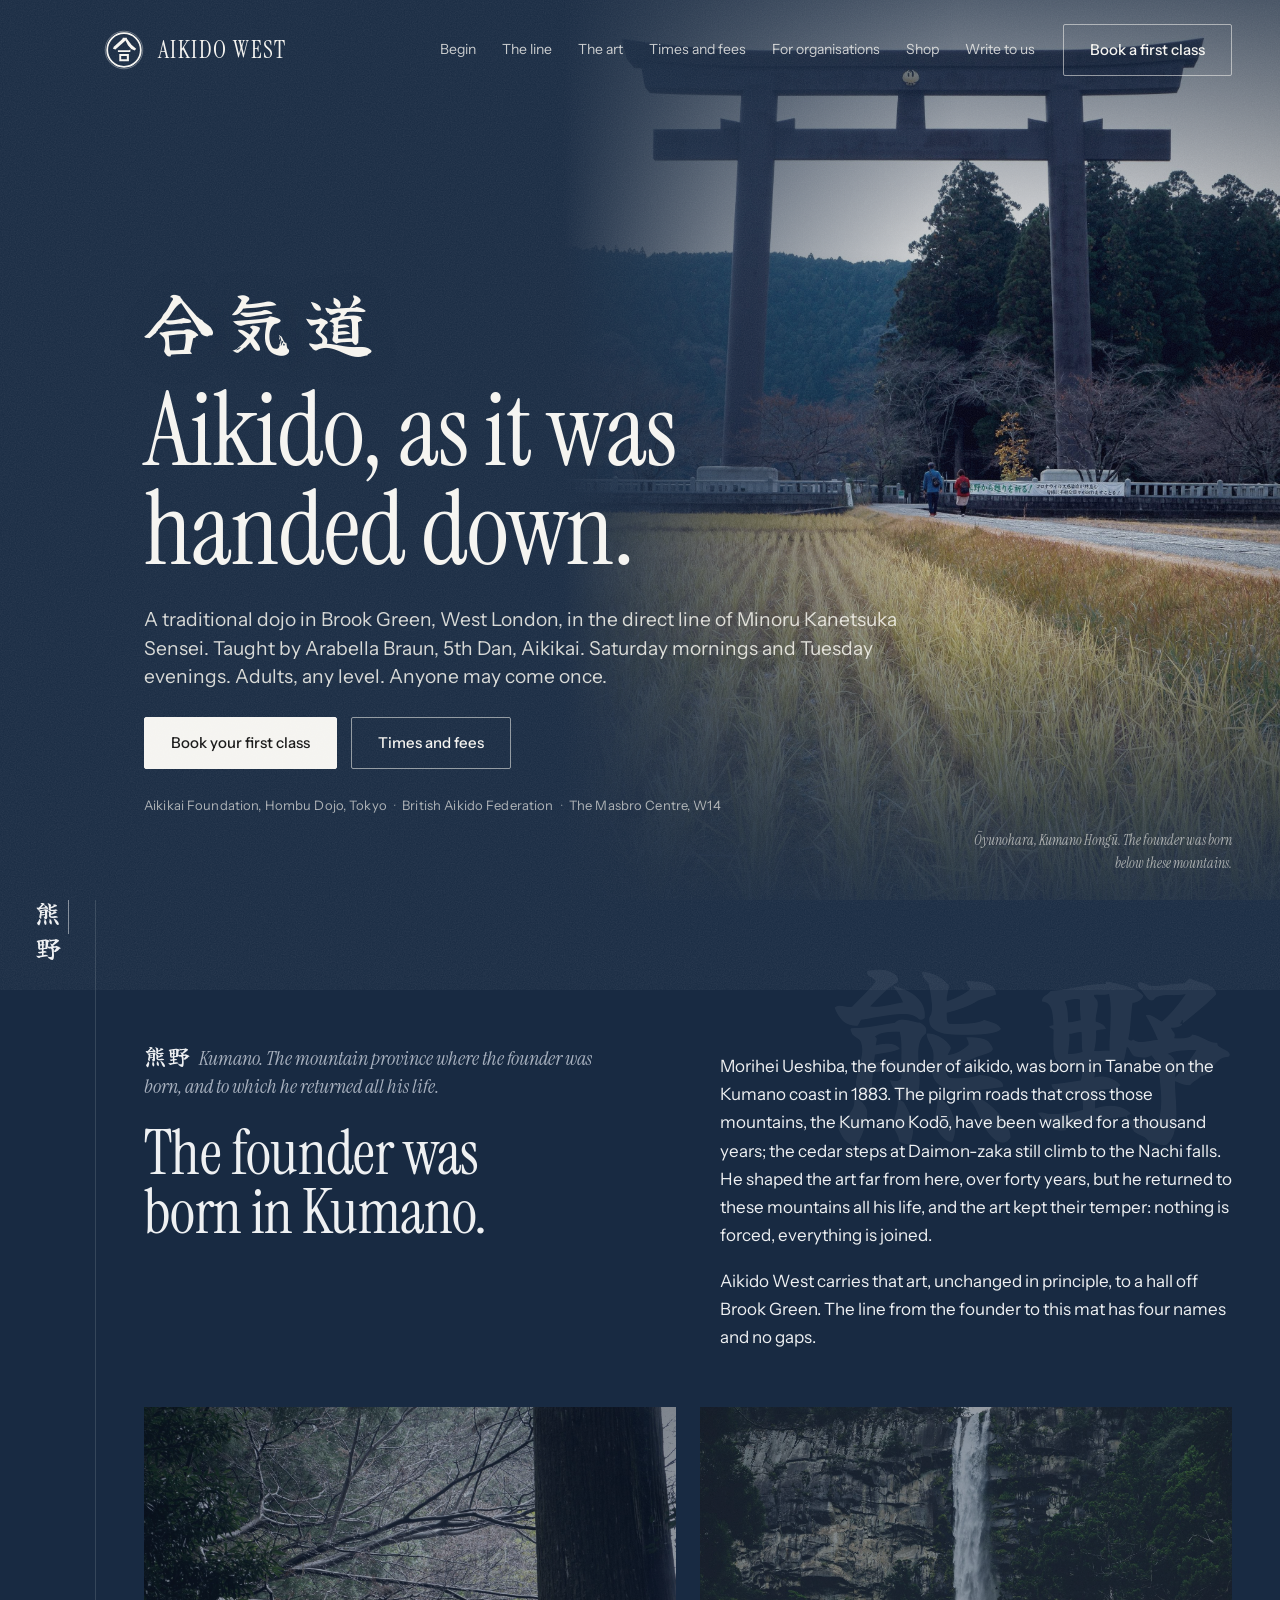
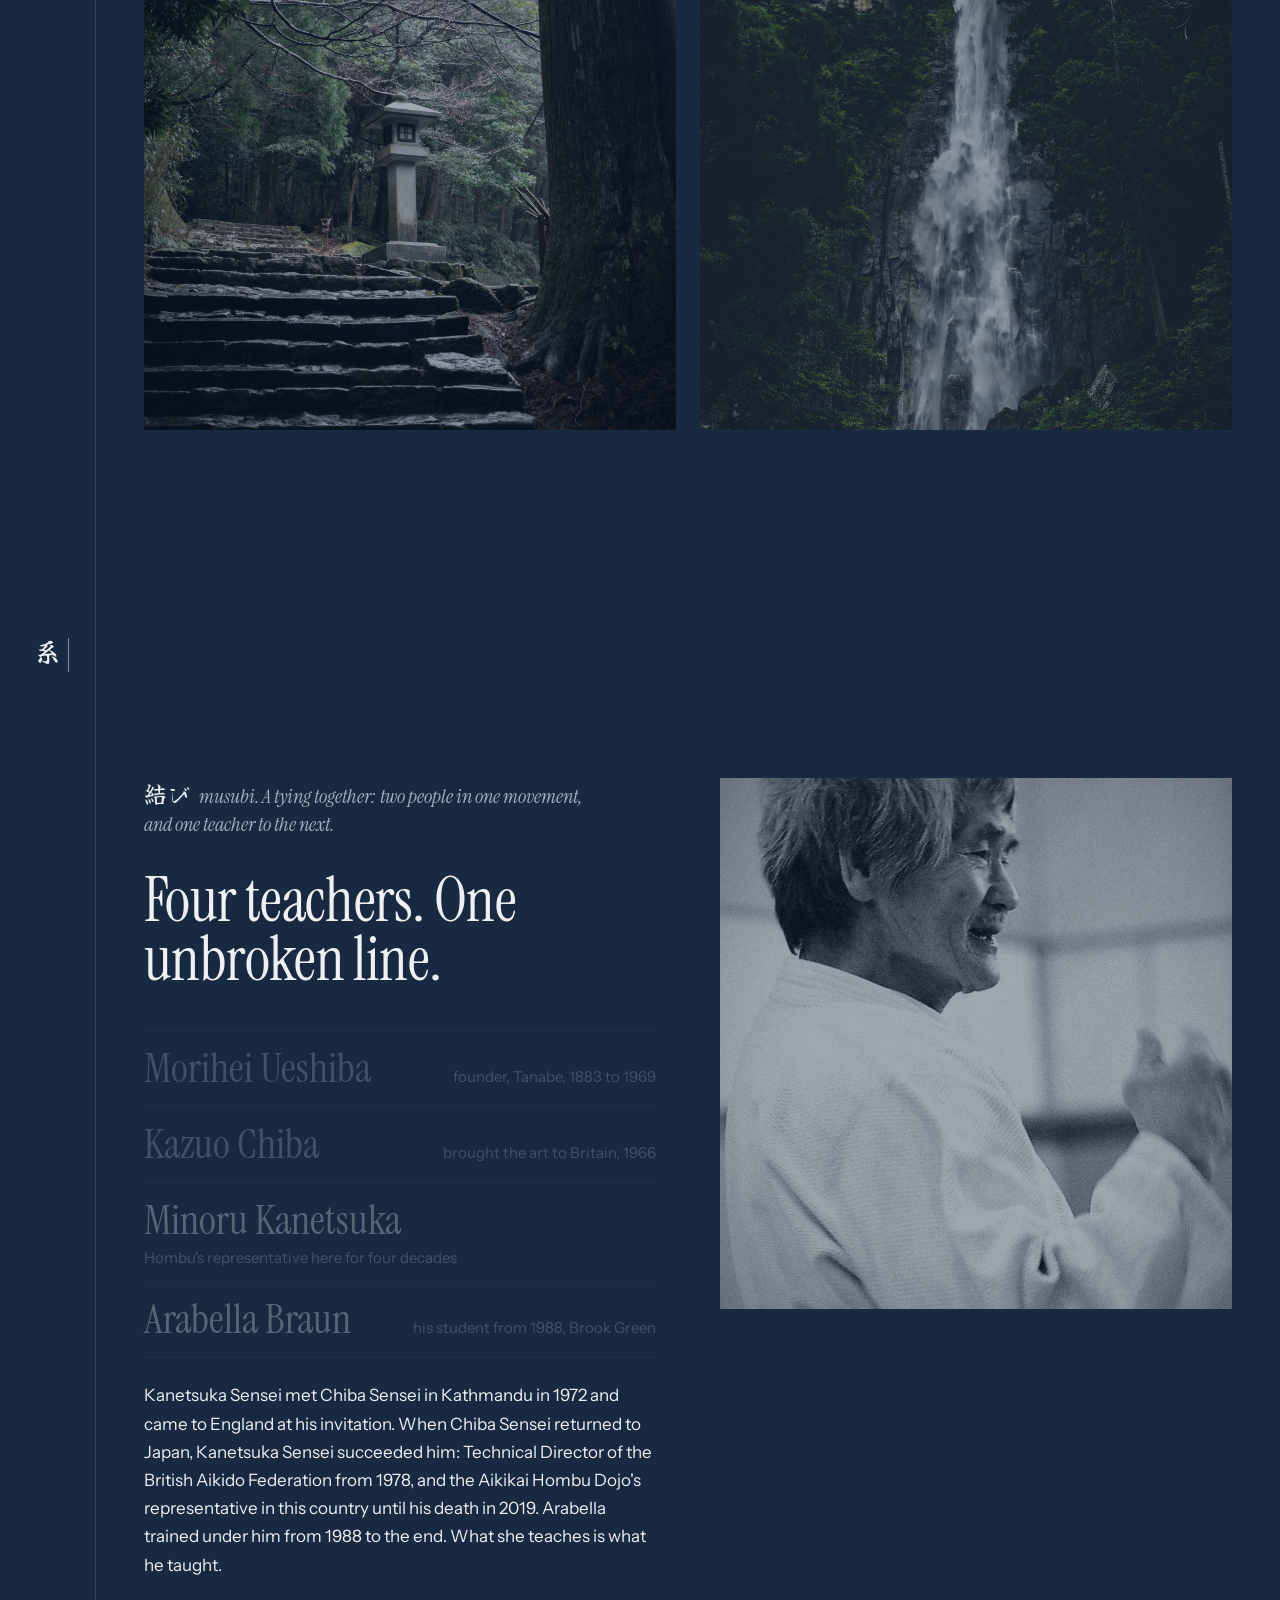
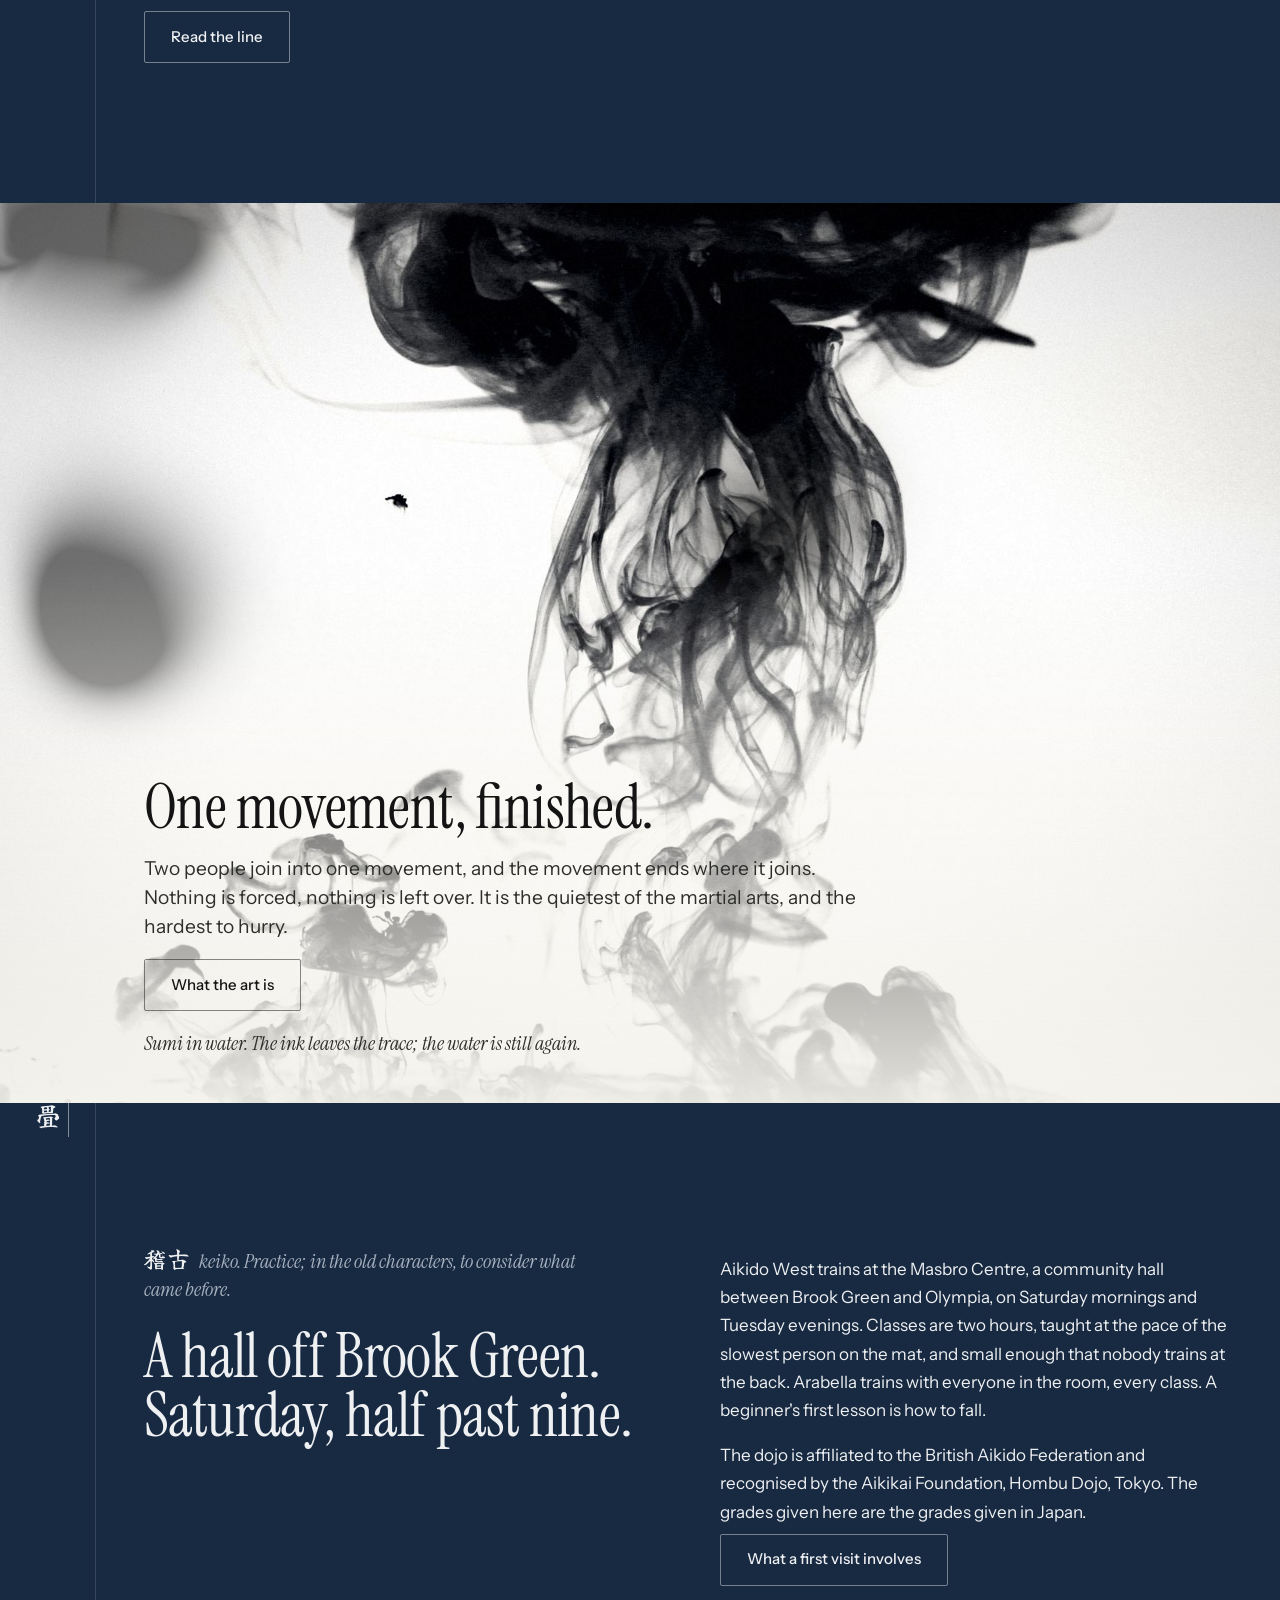
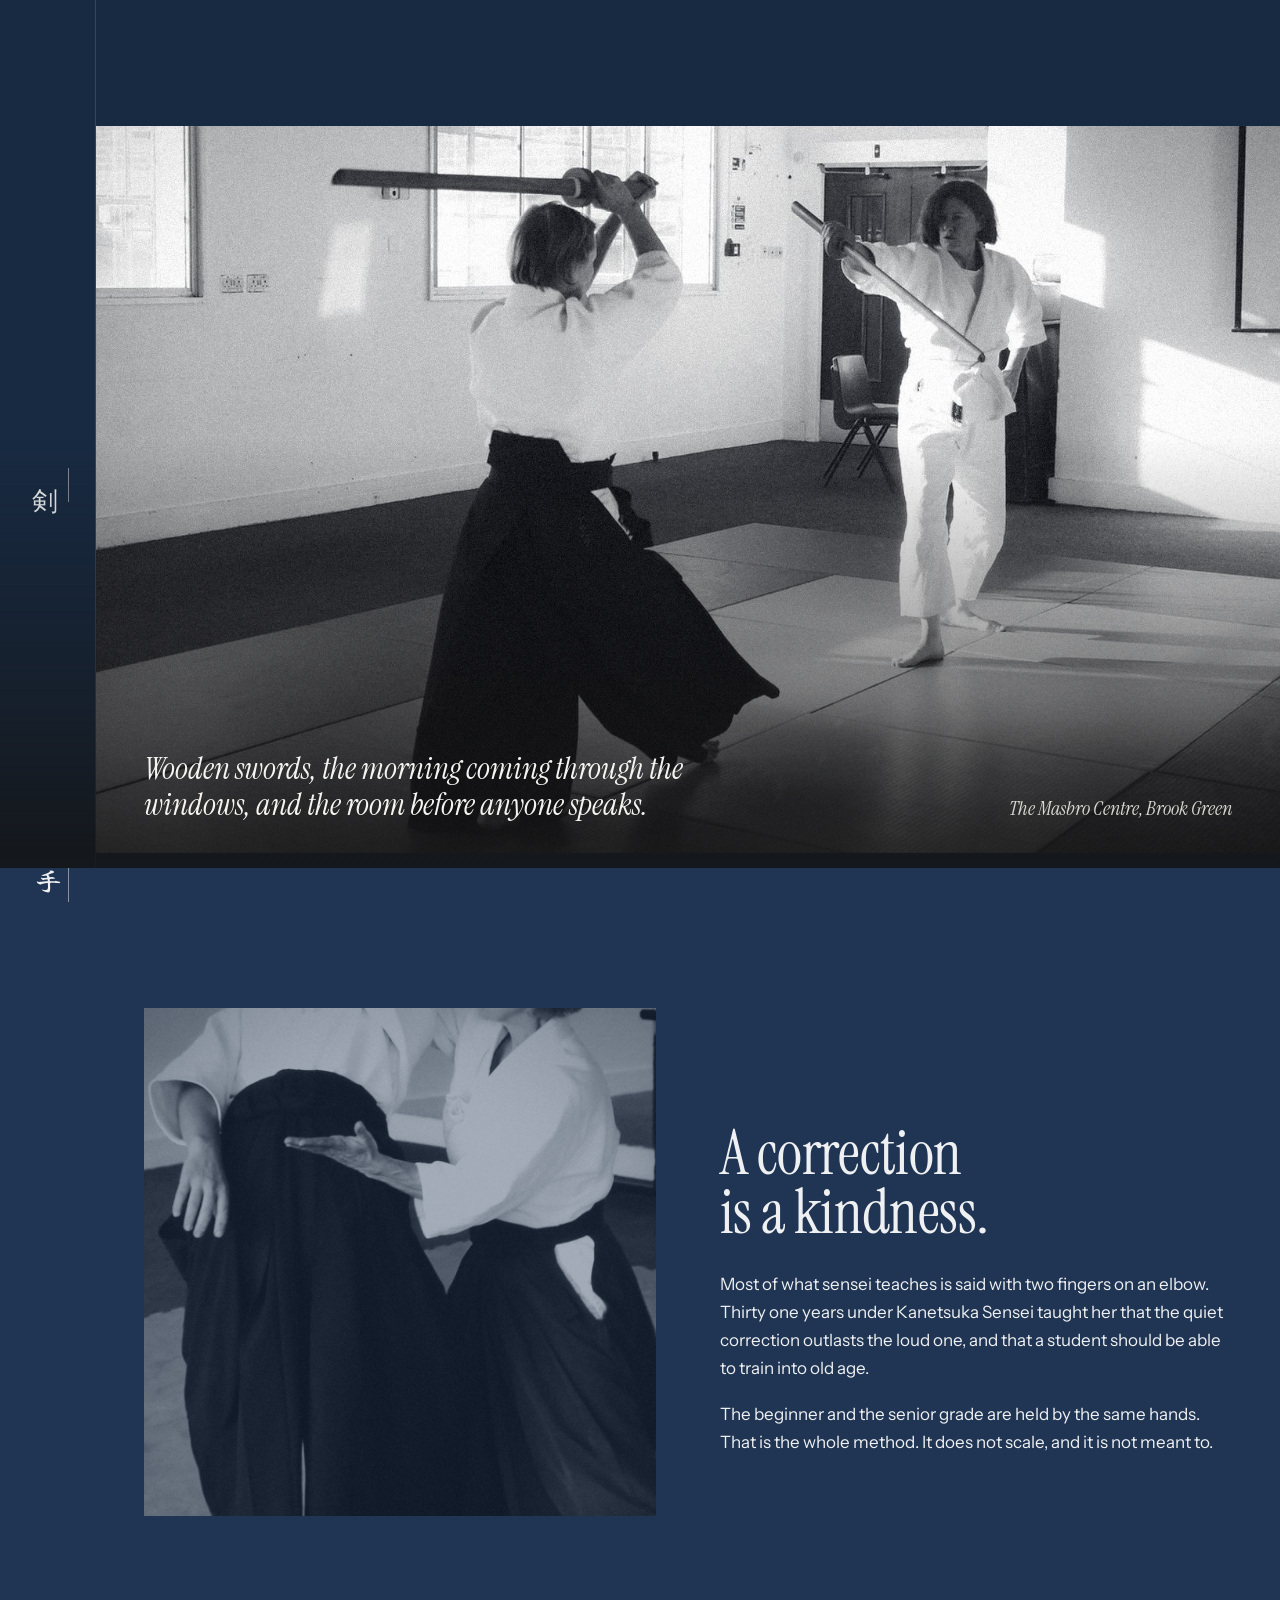
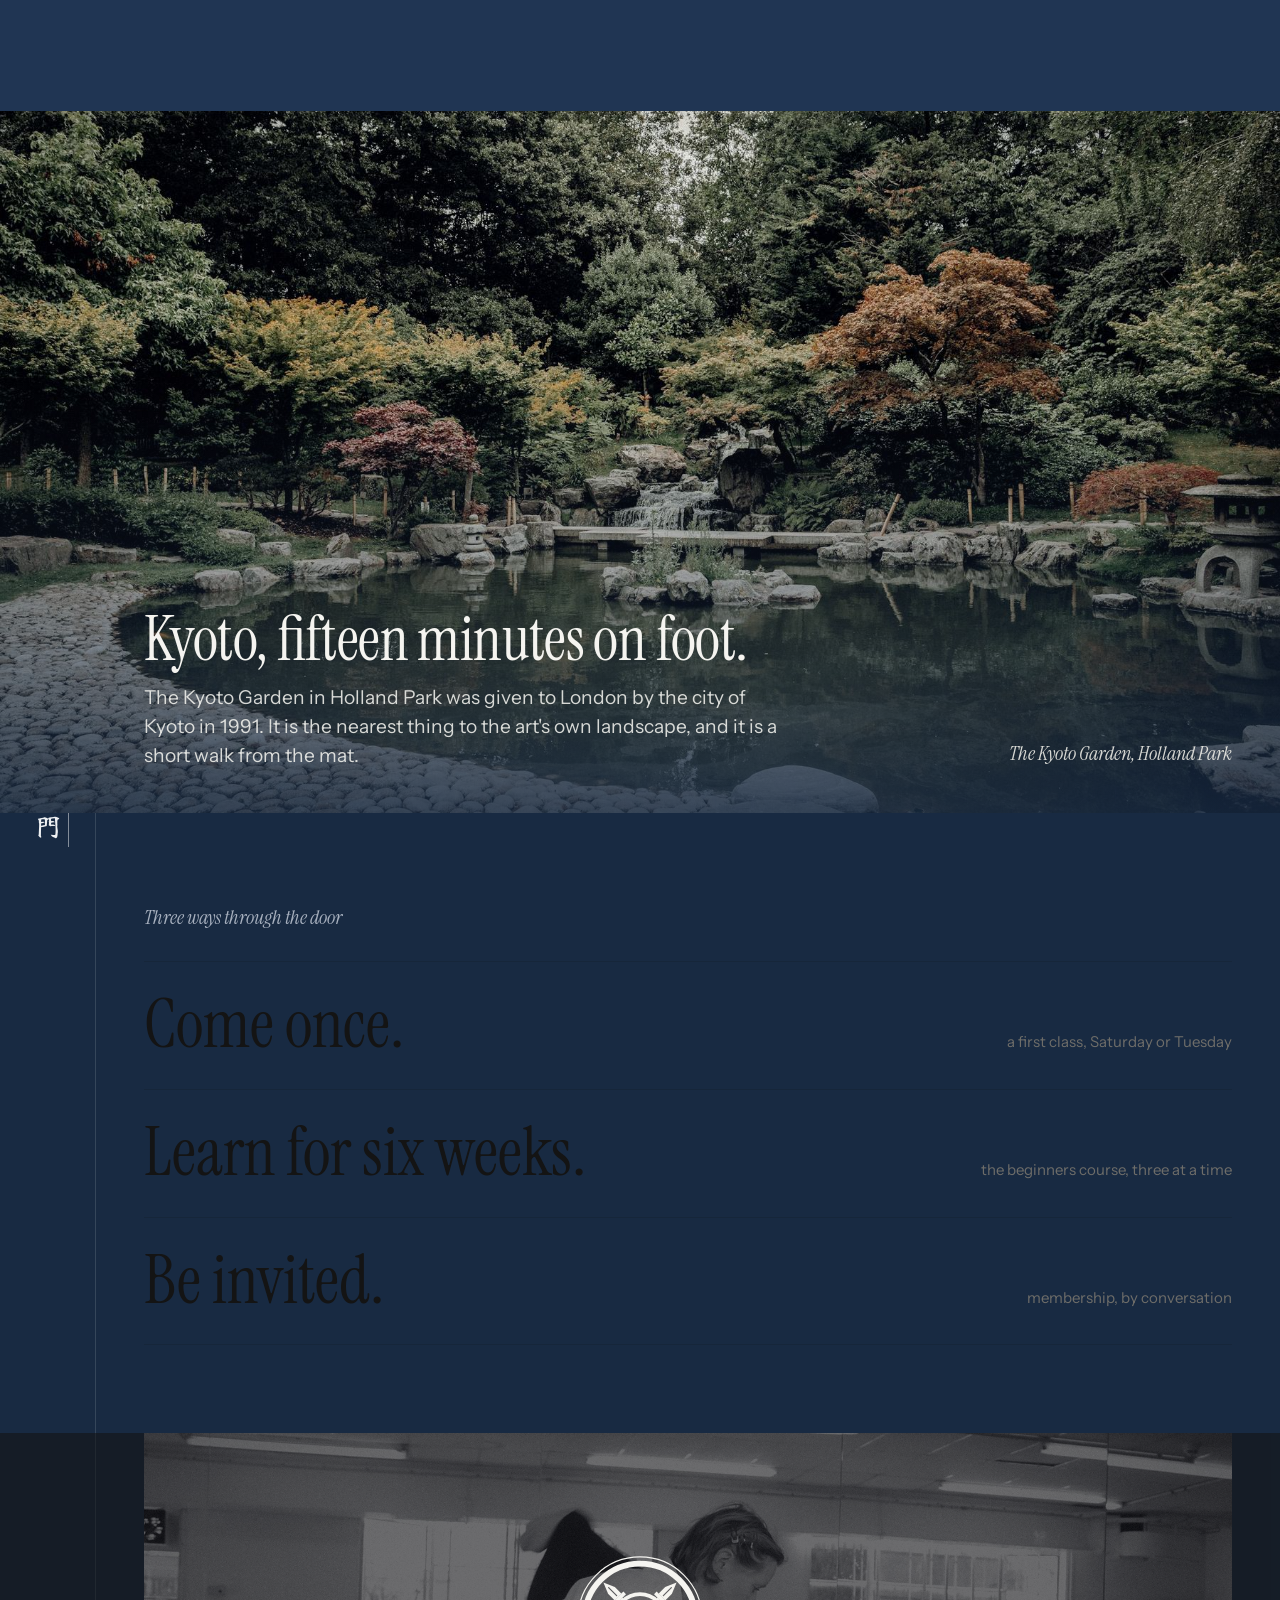
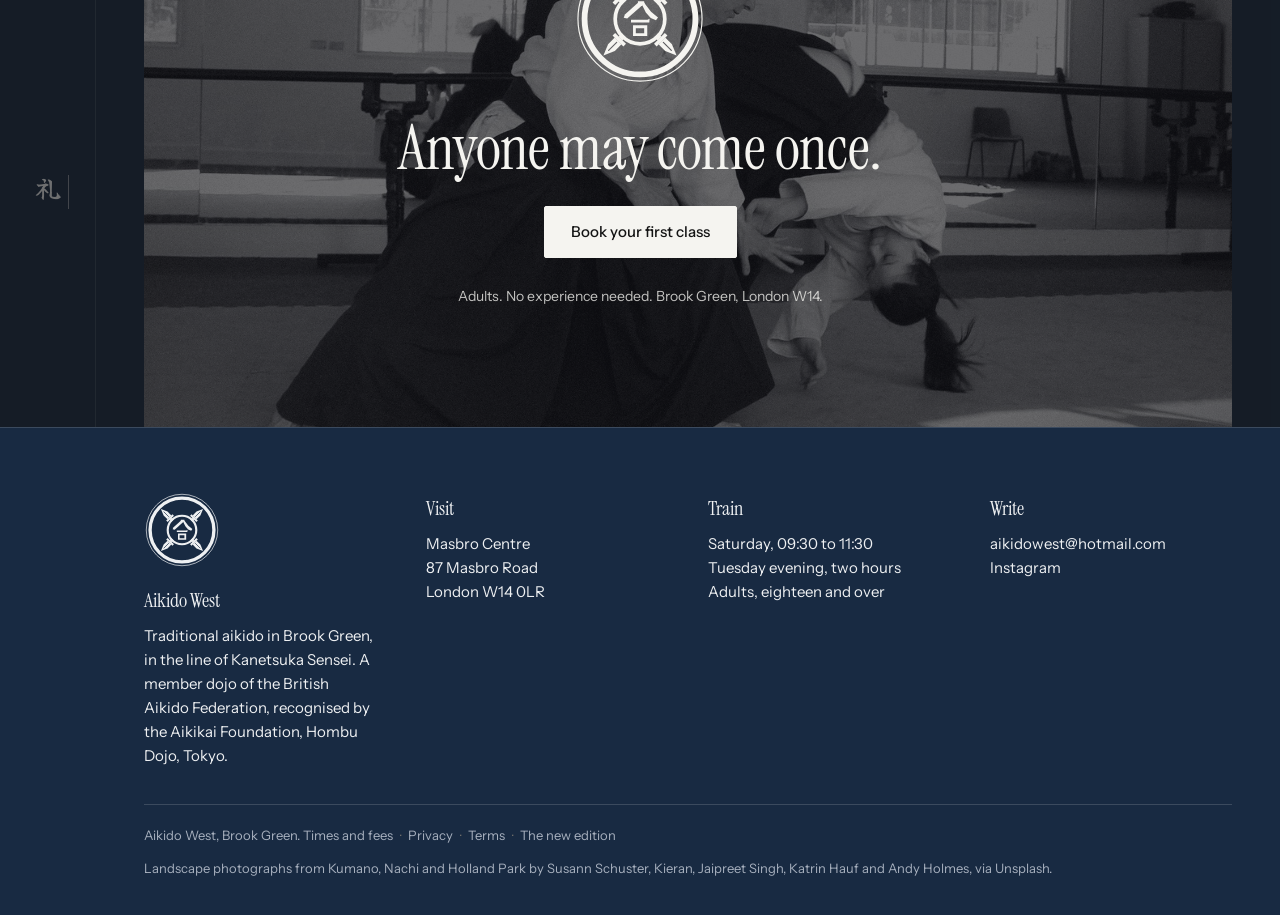
<file: index.html>
<!doctype html>
<html lang="en">
<head>
<meta charset="utf-8">
<meta name="viewport" content="width=device-width,initial-scale=1">
<title>Aikido West</title>
<meta name="description" content="A traditional aikido dojo in Brook Green, West London, in the direct line of Minoru Kanetsuka Sensei. Taught by Arabella Braun, 5th Dan, Aikikai. Saturday mornings and Tuesday evenings. Anyone may come once.">
<link rel="icon" type="image/svg+xml" href="assets/mon/mark.svg">
<link rel="icon" type="image/png" sizes="64x64" href="assets/favicon-64.png">
<link rel="apple-touch-icon" href="assets/apple-touch-icon.png">
<meta name="theme-color" content="#182A42">
<meta property="og:site_name" content="Aikido West">
<meta property="og:title" content="Aikido West">
<meta property="og:description" content="A traditional aikido dojo in Brook Green, West London, in the direct line of Minoru Kanetsuka Sensei. Taught by Arabella Braun, 5th Dan, Aikikai. Saturday mornings and Tuesday evenings. Anyone may come once.">
<meta property="og:image" content="https://mobstershaikh.github.io/aikido-west/assets/stock/kumano_torii.jpg">
<meta property="og:type" content="website">
<link rel="preload" href="assets/fonts/instrument-serif/instrument-serif-latin-400-normal.woff2" as="font" type="font/woff2" crossorigin>
<link rel="preload" href="assets/fonts/instrument-sans/files/instrument-sans-latin-400-normal.woff2" as="font" type="font/woff2" crossorigin>
<link rel="preload" href="assets/fonts/kanji/yuji-boku-400.woff2" as="font" type="font/woff2" crossorigin>
<link rel="stylesheet" href="assets/site.css">
<script type="speculationrules">{"prerender":[{"where":{"href_matches":"/*"},"eagerness":"moderate"}]}</script>
<script src="assets/js/suminagashi.js">
<script src="assets/mist.js"></script>
<script src="assets/js/gsap.min.js"></script>
<script src="assets/js/ScrollTrigger.min.js"></script>
<script src="assets/js/lenis.min.js"></script>
<style>
.names p{opacity:.18;transform:translateY(10px)}
.names p.in{opacity:1;transform:none}
</style>
</head>
<body class="night">
<a class="skip" href="#main">Skip to content</a>
<svg width="0" height="0" style="position:absolute" aria-hidden="true"><filter id="grainF"><feTurbulence type="fractalNoise" baseFrequency="0.85" numOctaves="2" stitchTiles="stitch"></feTurbulence><feColorMatrix type="saturate" values="0"></feColorMatrix></filter></svg>
<div class="grain" style="filter:url(#grainF)" aria-hidden="true"></div>

<div class="shell" id="shell">

<section class="cine hero6">
  <div class="panel"><img class="ph" src="assets/stock/kumano_torii.jpg" alt="The great torii at Ōyunohara, Kumano Hongū, standing in a rice field below a forested hill"></div>
  <canvas id="mist" aria-hidden="true"></canvas>
  <div class="veil" aria-hidden="true"></div>
  <header class="nav">
    <a class="brand" href="index.html" aria-label="Aikido West, home">
      <svg xmlns="http://www.w3.org/2000/svg" viewBox="-50 -50 100 100" class="mon" aria-hidden="true"><circle cx="0" cy="0" r="47" fill="none" stroke="currentColor" stroke-width="0.9"/><circle cx="0" cy="0" r="42" fill="none" stroke="currentColor" stroke-width="4.4"/><g fill="currentColor" transform="translate(0,1.0) scale(0.98)"><path d="M-2.00,-31.00 L5.00,-31.00 L4.00,-25.50 L-22.00,-2.50 L-28.00,-4.00 L-26.00,-9.50 Z" fill="currentColor"/><path d="M3.00,-27.00 L7.50,-29.50 L19.00,-14.50 L31.00,-4.50 L27.50,0.50 L18.50,-3.50 L10.00,-13.00 Z" fill="currentColor"/><path d="M-3.50,-32.50 L7.00,-32.50 L8.00,-27.50 L0.50,-26.00 L-3.50,-28.50 Z" fill="currentColor"/><path d="M-15.50,-0.50 L13.00,-0.50 L16.50,-2.40 L16.00,4.00 L-15.50,4.00 Z" fill="currentColor"/><path d="M-12,9 H12.5 V27.5 H-12 Z M-7.2,14 V22.6 H7.2 V14 Z" fill-rule="evenodd"/></g></svg>
      <span class="name">AIKIDO WEST</span>
    </a>
    <nav class="links" aria-label="Pages">
      <a href="begin.html">Begin</a>
      <a href="lineage.html">The line</a>
      <a href="the-art.html">The art</a>
      <a href="times.html">Times and fees</a>
      <a href="organisations.html">For organisations</a>
      <a href="shop.html">Shop</a>
      <a href="contact.html">Write to us</a>
    </nav>
    <a class="btn cta" href="book.html">Book a first class</a>
  </header>
  <div class="body">
    <p class="mark6 ink-in" lang="ja">合気道</p>
    <h1 class="display h1 soft" style="animation-delay:.5s;max-width:none">Aikido, as it was<br>handed down.</h1>
    <p class="lead soft" style="animation-delay:.9s">A traditional dojo in Brook Green, West London, in the direct line of Minoru Kanetsuka Sensei. Taught by Arabella Braun, 5th Dan, Aikikai. Saturday mornings and Tuesday evenings. Adults, any level. Anyone may come once.</p>
    <div class="soft" style="animation-delay:1.2s;display:flex;flex-wrap:wrap;gap:14px"><a class="btn fill" href="book.html">Book your first class</a><a class="btn" href="times.html">Times and fees</a></div>
    <p class="proof soft" style="animation-delay:1.5s">Aikikai Foundation, Hombu Dojo, Tokyo <span class="sep">·</span> British Aikido Federation <span class="sep">·</span> The Masbro Centre, W14</p>
  </div>
  <p class="place">Ōyunohara, Kumano Hongū. The founder was born below these mountains.</p>
</section>

<div class="scroll" id="main">

  <section class="st station" id="kumano">
    <div class="mark" aria-hidden="true"><span>熊野</span></div>
    <p class="bigk" aria-hidden="true">熊野</p>
    <div class="inner" style="margin-left:0;display:flex;flex-direction:column;gap:56px">
      <div class="two top">
        <div style="display:flex;flex-direction:column;gap:24px">
          <p class="preface"><span class="k">熊野</span>Kumano. The mountain province where the founder was born, and to which he returned all his life.</p>
          <h2 class="display h2">The founder was born in Kumano.</h2>
        </div>
        <div class="prose" style="padding-top:12px">
          <p>Morihei Ueshiba, the founder of aikido, was born in Tanabe on the Kumano coast in 1883. The pilgrim roads that cross those mountains, the Kumano Kodō, have been walked for a thousand years; the cedar steps at Daimon-zaka still climb to the Nachi falls. He shaped the art far from here, over forty years, but he returned to these mountains all his life, and the art kept their temper: nothing is forced, everything is joined.</p>
          <p>Aikido West carries that art, unchanged in principle, to a hall off Brook Green. The line from the founder to this mat has four names and no gaps.</p>
        </div>
      </div>
      <div class="duo">
        <figure><img class="ph" loading="lazy" decoding="async" src="assets/stock/kumano_steps.jpg" alt="Stone steps climbing between cedars on the Daimon-zaka, Kumano Kodō"><figcaption>Daimon-zaka, the cedar steps to Nachi. Kumano Kodō.</figcaption></figure>
        <figure><img class="ph" loading="lazy" decoding="async" src="assets/stock/nachi_torii.jpg" alt="The Nachi waterfall seen past a torii gate"><figcaption>Nachi, the falls past the gate.</figcaption></figure>
      </div>
    </div>
  </section>

  <section class="st station" id="lineage">
    <div class="mark" aria-hidden="true"><span>系</span></div>
    <div class="inner two top" style="margin-left:0">
      <div style="display:flex;flex-direction:column;gap:32px">
        <p class="preface"><span class="k">結び</span>musubi. A tying together: two people in one movement, and one teacher to the next.</p>
        <h2 class="display h2">Four teachers. One unbroken line.</h2>
        <div class="line-list names">
          <p class="far">Morihei Ueshiba <em>founder, Tanabe, 1883 to 1969</em></p>
          <p class="far">Kazuo Chiba <em>brought the art to Britain, 1966</em></p>
          <p>Minoru Kanetsuka <em>Hombu's representative here for four decades</em></p>
          <p>Arabella Braun <em>his student from 1988, Brook Green</em></p>
        </div>
        <div class="prose">
          <p>Kanetsuka Sensei met Chiba Sensei in Kathmandu in 1972 and came to England at his invitation. When Chiba Sensei returned to Japan, Kanetsuka Sensei succeeded him: Technical Director of the British Aikido Federation from 1978, and the Aikikai Hombu Dojo's representative in this country until his death in 2019. Arabella trained under him from 1988 to the end. What she teaches is what he taught.</p>
        </div>
        <div><a class="btn" href="lineage.html">Read the line</a></div>
      </div>
      <figure class="frame" style="height:clamp(420px,46vw,680px)">
        <img class="ph" loading="lazy" decoding="async" src="assets/kanetsuka_portrait.jpg" alt="Minoru Kanetsuka Shihan, 8th Dan, teaching" style="object-position:center 20%">
        <figcaption class="fcap">Minoru Kanetsuka Shihan, 8th Dan, 1939 to 2019.</figcaption>
      </figure>
    </div>
  </section>

  <section class="st plate tall light" id="turn">
    <div class="mark" aria-hidden="true"><span>墨</span></div>
    <img class="ph" loading="lazy" decoding="async" src="assets/stock/ink_1.jpg" alt="Black ink unfurling in still water" style="object-position:center 30%">
    <canvas id="sumi" class="sumi" aria-hidden="true"></canvas>
    <div class="veil" aria-hidden="true"></div>
    <div class="text">
      <div style="display:flex;flex-direction:column;gap:18px;max-width:720px">
        <h2 class="display h2">One movement, finished.</h2>
        <p class="lead">Two people join into one movement, and the movement ends where it joins. Nothing is forced, nothing is left over. It is the quietest of the martial arts, and the hardest to hurry.</p>
        <div><a class="btn" href="the-art.html">What the art is</a></div>
      </div>
      <p class="note">Sumi in water. The ink leaves the trace; the water is still again.</p>
    </div>
  </section>

  <section class="st station" id="mat">
    <div class="mark" aria-hidden="true"><span>畳</span></div>
    <div class="inner" style="margin-left:0;display:flex;flex-direction:column;gap:56px">
      <div class="two top">
        <div style="display:flex;flex-direction:column;gap:24px">
          <p class="preface"><span class="k">稽古</span>keiko. Practice; in the old characters, to consider what came before.</p>
          <h2 class="display h2">A hall off Brook Green. Saturday, half past nine.</h2>
        </div>
        <div class="prose" style="padding-top:12px">
          <p>Aikido West trains at the Masbro Centre, a community hall between Brook Green and Olympia, on Saturday mornings and Tuesday evenings. Classes are two hours, taught at the pace of the slowest person on the mat, and small enough that nobody trains at the back. Arabella trains with everyone in the room, every class. A beginner's first lesson is how to fall.</p>
          <p>The dojo is affiliated to the British Aikido Federation and recognised by the Aikikai Foundation, Hombu Dojo, Tokyo. The grades given here are the grades given in Japan.</p>
          <div style="display:flex;flex-wrap:wrap;gap:14px;margin-top:8px"><a class="btn" href="begin.html">What a first visit involves</a></div>
        </div>
      </div>
    </div>
  </section>

  <section class="st full para frame">
    <div class="mark" aria-hidden="true"><span>剣</span></div>
    <img class="ph" loading="lazy" decoding="async" src="assets/hero_weapons.jpg" alt="Two practitioners with wooden swords in the morning light at the Masbro Centre">
    <div class="shade" aria-hidden="true"></div>
    <div class="text">
      <p class="cap" style="max-width:640px">Wooden swords, the morning coming through the windows, and the room before anyone speaks.</p>
      <p class="note">The Masbro Centre, Brook Green</p>
    </div>
  </section>

  <section class="st station alt">
    <div class="mark" aria-hidden="true"><span>手</span></div>
    <div class="inner two" style="margin-left:0">
      <figure class="frame" style="height:clamp(420px,44vw,640px)">
        <img class="ph" loading="lazy" decoding="async" src="assets/hands.jpg" alt="Sensei's hands correcting a student's posture">
        <figcaption class="fcap">Two fingers on an elbow. Saturday class.</figcaption>
      </figure>
      <div style="display:flex;flex-direction:column;gap:28px">
        <h2 class="display h2">A correction is a kindness.</h2>
        <div class="prose">
          <p>Most of what sensei teaches is said with two fingers on an elbow. Thirty one years under Kanetsuka Sensei taught her that the quiet correction outlasts the loud one, and that a student should be able to train into old age.</p>
          <p>The beginner and the senior grade are held by the same hands. That is the whole method. It does not scale, and it is not meant to.</p>
        </div>
      </div>
    </div>
  </section>

  <section class="st plate">
    <div class="mark" aria-hidden="true"><span>庭</span></div>
    <img class="ph" loading="lazy" decoding="async" src="assets/stock/kyoto_garden_pond.jpg" alt="The pond and stone lantern of the Kyoto Garden in Holland Park">
    <div class="veil" aria-hidden="true"></div>
    <div class="text">
      <div style="display:flex;flex-direction:column;gap:14px;max-width:640px">
        <h2 class="display h2">Kyoto, fifteen minutes on foot.</h2>
        <p class="lead" style="color:rgba(245,244,240,.86)">The Kyoto Garden in Holland Park was given to London by the city of Kyoto in 1991. It is the nearest thing to the art's own landscape, and it is a short walk from the mat.</p>
      </div>
      <p class="note">The Kyoto Garden, Holland Park</p>
    </div>
  </section>

  <section class="st station tight">
    <div class="mark" aria-hidden="true"><span>門</span></div>
    <div class="inner" style="margin-left:0;display:flex;flex-direction:column;gap:28px">
      <p class="note">Three ways through the door</p>
      <div>
        <a class="way" href="book.html"><span class="t">Come once.</span><span class="n">a first class, Saturday or Tuesday</span></a>
        <a class="way" href="begin.html"><span class="t">Learn for six weeks.</span><span class="n">the beginners course, three at a time</span></a>
        <a class="way" href="begin.html"><span class="t">Be invited.</span><span class="n">membership, by conversation</span></a>
      </div>
    </div>
  </section>

  <section class="st closing frame">
    <div class="mark" aria-hidden="true"><span>礼</span></div>
    <img class="ph" loading="lazy" decoding="async" src="assets/throw_wide.jpg" alt="Arabella Braun throwing a student">
    <div class="shade" aria-hidden="true"></div>
    <div class="text">
      <svg xmlns="http://www.w3.org/2000/svg" viewBox="-50 -50 100 100" class="crest lg" role="img" aria-label="Aikido West crest"><mask id="mcrestc" maskUnits="userSpaceOnUse" x="-50" y="-50" width="100" height="100"><circle cx="0" cy="0" r="47" fill="none" stroke="#fff" stroke-width="0.9"/><circle cx="0" cy="0" r="42" fill="none" stroke="#fff" stroke-width="4.4"/><circle cx="0" cy="0" r="18.8" fill="none" stroke="#fff" stroke-width="2.8"/><g fill="#fff" transform="translate(0,0.8) scale(0.44)"><path d="M-2.00,-31.00 L5.00,-31.00 L4.00,-25.50 L-22.00,-2.50 L-28.00,-4.00 L-26.00,-9.50 Z" fill="#fff"/><path d="M3.00,-27.00 L7.50,-29.50 L19.00,-14.50 L31.00,-4.50 L27.50,0.50 L18.50,-3.50 L10.00,-13.00 Z" fill="#fff"/><path d="M-3.50,-32.50 L7.00,-32.50 L8.00,-27.50 L0.50,-26.00 L-3.50,-28.50 Z" fill="#fff"/><path d="M-15.50,-0.50 L13.00,-0.50 L16.50,-2.40 L16.00,4.00 L-15.50,4.00 Z" fill="#fff"/><path d="M-12,9 H12.5 V27.5 H-12 Z M-7.2,14 V22.6 H7.2 V14 Z" fill-rule="evenodd"/></g><path d="M19.09,14.00 L24.18,19.09 L27.72,27.72 L19.09,24.18 L14.00,19.09 Z" fill="#fff"/><path d="M18.81,10.61 L20.79,12.59 L12.59,20.79 L10.61,18.81 Z" fill="#fff"/><path d="M13.72,10.89 L16.26,13.44 L13.44,16.26 L10.89,13.72 Z" fill="#fff"/><path d="M17.68,17.68 L23.76,23.76" stroke="#000" stroke-width="0.9" stroke-linecap="round"/><path d="M-14.00,19.09 L-19.09,24.18 L-27.72,27.72 L-24.18,19.09 L-19.09,14.00 Z" fill="#fff"/><path d="M-10.61,18.81 L-12.59,20.79 L-20.79,12.59 L-18.81,10.61 Z" fill="#fff"/><path d="M-10.89,13.72 L-13.44,16.26 L-16.26,13.44 L-13.72,10.89 Z" fill="#fff"/><path d="M-17.68,17.68 L-23.76,23.76" stroke="#000" stroke-width="0.9" stroke-linecap="round"/><path d="M-19.09,-14.00 L-24.18,-19.09 L-27.72,-27.72 L-19.09,-24.18 L-14.00,-19.09 Z" fill="#fff"/><path d="M-18.81,-10.61 L-20.79,-12.59 L-12.59,-20.79 L-10.61,-18.81 Z" fill="#fff"/><path d="M-13.72,-10.89 L-16.26,-13.44 L-13.44,-16.26 L-10.89,-13.72 Z" fill="#fff"/><path d="M-17.68,-17.68 L-23.76,-23.76" stroke="#000" stroke-width="0.9" stroke-linecap="round"/><path d="M14.00,-19.09 L19.09,-24.18 L27.72,-27.72 L24.18,-19.09 L19.09,-14.00 Z" fill="#fff"/><path d="M10.61,-18.81 L12.59,-20.79 L20.79,-12.59 L18.81,-10.61 Z" fill="#fff"/><path d="M10.89,-13.72 L13.44,-16.26 L16.26,-13.44 L13.72,-10.89 Z" fill="#fff"/><path d="M17.68,-17.68 L23.76,-23.76" stroke="#000" stroke-width="0.9" stroke-linecap="round"/></mask><rect x="-50" y="-50" width="100" height="100" fill="currentColor" mask="url(#mcrestc)"/></svg>
      <h2 class="display h2" style="max-width:820px">Anyone may come once.</h2>
      <a class="btn fill" href="book.html">Book your first class</a>
      <p class="small" style="color:rgba(245,244,240,.78)">Adults. No experience needed. Brook Green, London W14.</p>
    </div>
  </section>

</div>

<footer class="foot">
  <div class="cols">
    <div><svg xmlns="http://www.w3.org/2000/svg" viewBox="-50 -50 100 100" class="crest foot-crest" role="img" aria-label="Aikido West crest"><mask id="mcrestf" maskUnits="userSpaceOnUse" x="-50" y="-50" width="100" height="100"><circle cx="0" cy="0" r="47" fill="none" stroke="#fff" stroke-width="0.9"/><circle cx="0" cy="0" r="42" fill="none" stroke="#fff" stroke-width="4.4"/><circle cx="0" cy="0" r="18.8" fill="none" stroke="#fff" stroke-width="2.8"/><g fill="#fff" transform="translate(0,0.8) scale(0.44)"><path d="M-2.00,-31.00 L5.00,-31.00 L4.00,-25.50 L-22.00,-2.50 L-28.00,-4.00 L-26.00,-9.50 Z" fill="#fff"/><path d="M3.00,-27.00 L7.50,-29.50 L19.00,-14.50 L31.00,-4.50 L27.50,0.50 L18.50,-3.50 L10.00,-13.00 Z" fill="#fff"/><path d="M-3.50,-32.50 L7.00,-32.50 L8.00,-27.50 L0.50,-26.00 L-3.50,-28.50 Z" fill="#fff"/><path d="M-15.50,-0.50 L13.00,-0.50 L16.50,-2.40 L16.00,4.00 L-15.50,4.00 Z" fill="#fff"/><path d="M-12,9 H12.5 V27.5 H-12 Z M-7.2,14 V22.6 H7.2 V14 Z" fill-rule="evenodd"/></g><path d="M19.09,14.00 L24.18,19.09 L27.72,27.72 L19.09,24.18 L14.00,19.09 Z" fill="#fff"/><path d="M18.81,10.61 L20.79,12.59 L12.59,20.79 L10.61,18.81 Z" fill="#fff"/><path d="M13.72,10.89 L16.26,13.44 L13.44,16.26 L10.89,13.72 Z" fill="#fff"/><path d="M17.68,17.68 L23.76,23.76" stroke="#000" stroke-width="0.9" stroke-linecap="round"/><path d="M-14.00,19.09 L-19.09,24.18 L-27.72,27.72 L-24.18,19.09 L-19.09,14.00 Z" fill="#fff"/><path d="M-10.61,18.81 L-12.59,20.79 L-20.79,12.59 L-18.81,10.61 Z" fill="#fff"/><path d="M-10.89,13.72 L-13.44,16.26 L-16.26,13.44 L-13.72,10.89 Z" fill="#fff"/><path d="M-17.68,17.68 L-23.76,23.76" stroke="#000" stroke-width="0.9" stroke-linecap="round"/><path d="M-19.09,-14.00 L-24.18,-19.09 L-27.72,-27.72 L-19.09,-24.18 L-14.00,-19.09 Z" fill="#fff"/><path d="M-18.81,-10.61 L-20.79,-12.59 L-12.59,-20.79 L-10.61,-18.81 Z" fill="#fff"/><path d="M-13.72,-10.89 L-16.26,-13.44 L-13.44,-16.26 L-10.89,-13.72 Z" fill="#fff"/><path d="M-17.68,-17.68 L-23.76,-23.76" stroke="#000" stroke-width="0.9" stroke-linecap="round"/><path d="M14.00,-19.09 L19.09,-24.18 L27.72,-27.72 L24.18,-19.09 L19.09,-14.00 Z" fill="#fff"/><path d="M10.61,-18.81 L12.59,-20.79 L20.79,-12.59 L18.81,-10.61 Z" fill="#fff"/><path d="M10.89,-13.72 L13.44,-16.26 L16.26,-13.44 L13.72,-10.89 Z" fill="#fff"/><path d="M17.68,-17.68 L23.76,-23.76" stroke="#000" stroke-width="0.9" stroke-linecap="round"/></mask><rect x="-50" y="-50" width="100" height="100" fill="currentColor" mask="url(#mcrestf)"/></svg><p class="t">Aikido West</p><p>Traditional aikido in Brook Green, in the line of Kanetsuka Sensei. A member dojo of the British Aikido Federation, recognised by the Aikikai Foundation, Hombu Dojo, Tokyo.</p></div>
    <div><p class="t">Visit</p><p>Masbro Centre<br>87 Masbro Road<br>London W14 0LR</p></div>
    <div><p class="t">Train</p><p>Saturday, 09:30 to 11:30<br>Tuesday evening, two hours<br>Adults, eighteen and over</p></div>
    <div><p class="t">Write</p><p><a href="mailto:aikidowest@hotmail.com">aikidowest@hotmail.com</a><br><a href="https://www.instagram.com/aikidowestdojo">Instagram</a></p></div>
  </div>
  <div class="base"><p>Aikido West, Brook Green. <a href="times.html">Times and fees</a> <span class="sep">·</span> <a href="privacy.html">Privacy</a> <span class="sep">·</span> <a href="terms.html">Terms</a> <span class="sep">·</span> <a href="next/index.html">The new edition</a></p><p>Landscape photographs from Kumano, Nachi and Holland Park by Susann Schuster, Kieran, Jaipreet Singh, Katrin Hauf and Andy Holmes, via Unsplash.</p></div>
</footer>

</div>

<script src="assets/site.js"></script>
<script src="assets/nav.js"></script>
<script>
(function () {
  var reduce = window.matchMedia && window.matchMedia('(prefers-reduced-motion: reduce)').matches;

  // mist over Kumano: slow mountain fog, barely moved by the cursor
  var c = document.getElementById('mist');
  if (c && window.Mist) { try { window.Mist(c, { reduce: reduce }); } catch (e) {} }

  // the ink plate: dark sumi drifting on the paper, over the photograph
  var s = document.getElementById('sumi');
  if (s && window.Suminagashi) {
    try {
      var ink = window.Suminagashi(s, {
        BACK_COLOR: { r: 0, g: 0, b: 0 }, TRANSPARENT: false, BLOOM: false, SUNRAYS: false, SHADING: false,
        SPLAT_RADIUS: 0.5, SPLAT_FORCE: 380, HOVER: !reduce, HOVER_GAIN: 0.18,
        DENSITY_DISSIPATION: 0.2, VELOCITY_DISSIPATION: 0.85, CURL: 9,
        INITIAL_SPLATS: 3, AUTO_SPLAT: !reduce, AUTO_INTERVAL: 3.8, AUTO_FORCE: 90,
        PALETTE: [{ r: 0.16, g: 0.16, b: 0.16 }, { r: 0.12, g: 0.12, b: 0.12 }, { r: 0.2, g: 0.2, b: 0.2 }, { r: 0.1, g: 0.1, b: 0.1 }]
      });
      if ('IntersectionObserver' in window) {
        new IntersectionObserver(function (es) { es.forEach(function (e) { e.isIntersecting ? ink.resume() : ink.pause(); }); }).observe(s);
      }
    } catch (e) {}
  }

  // the one scroll-driven moment: night in Kumano, day in Brook Green
  var mat = document.getElementById('turn');
  var names = Array.prototype.slice.call(document.querySelectorAll('.names p'));
  if (window.gsap && window.ScrollTrigger && !reduce) {
    gsap.registerPlugin(ScrollTrigger);
    if (mat) ScrollTrigger.create({
      trigger: mat, start: 'top 45%',
      onEnter: function () { document.body.classList.remove('night'); },
      onLeaveBack: function () { document.body.classList.add('night'); }
    });
    names.forEach(function (p) {
      gsap.fromTo(p, { opacity: 0.18, y: 10 }, { opacity: 1, y: 0, ease: 'none', scrollTrigger: { trigger: p, start: 'top 88%', end: 'top 58%', scrub: 0.6 } });
    });
  } else {
    names.forEach(function (p) { p.classList.add('in'); });
    if (mat && 'IntersectionObserver' in window) {
      new IntersectionObserver(function (es) { es.forEach(function (e) { if (e.isIntersecting) document.body.classList.remove('night'); }); }, { rootMargin: '-40% 0px' }).observe(mat);
    }
  }
})();
</script>
</body>
</html>
</file>
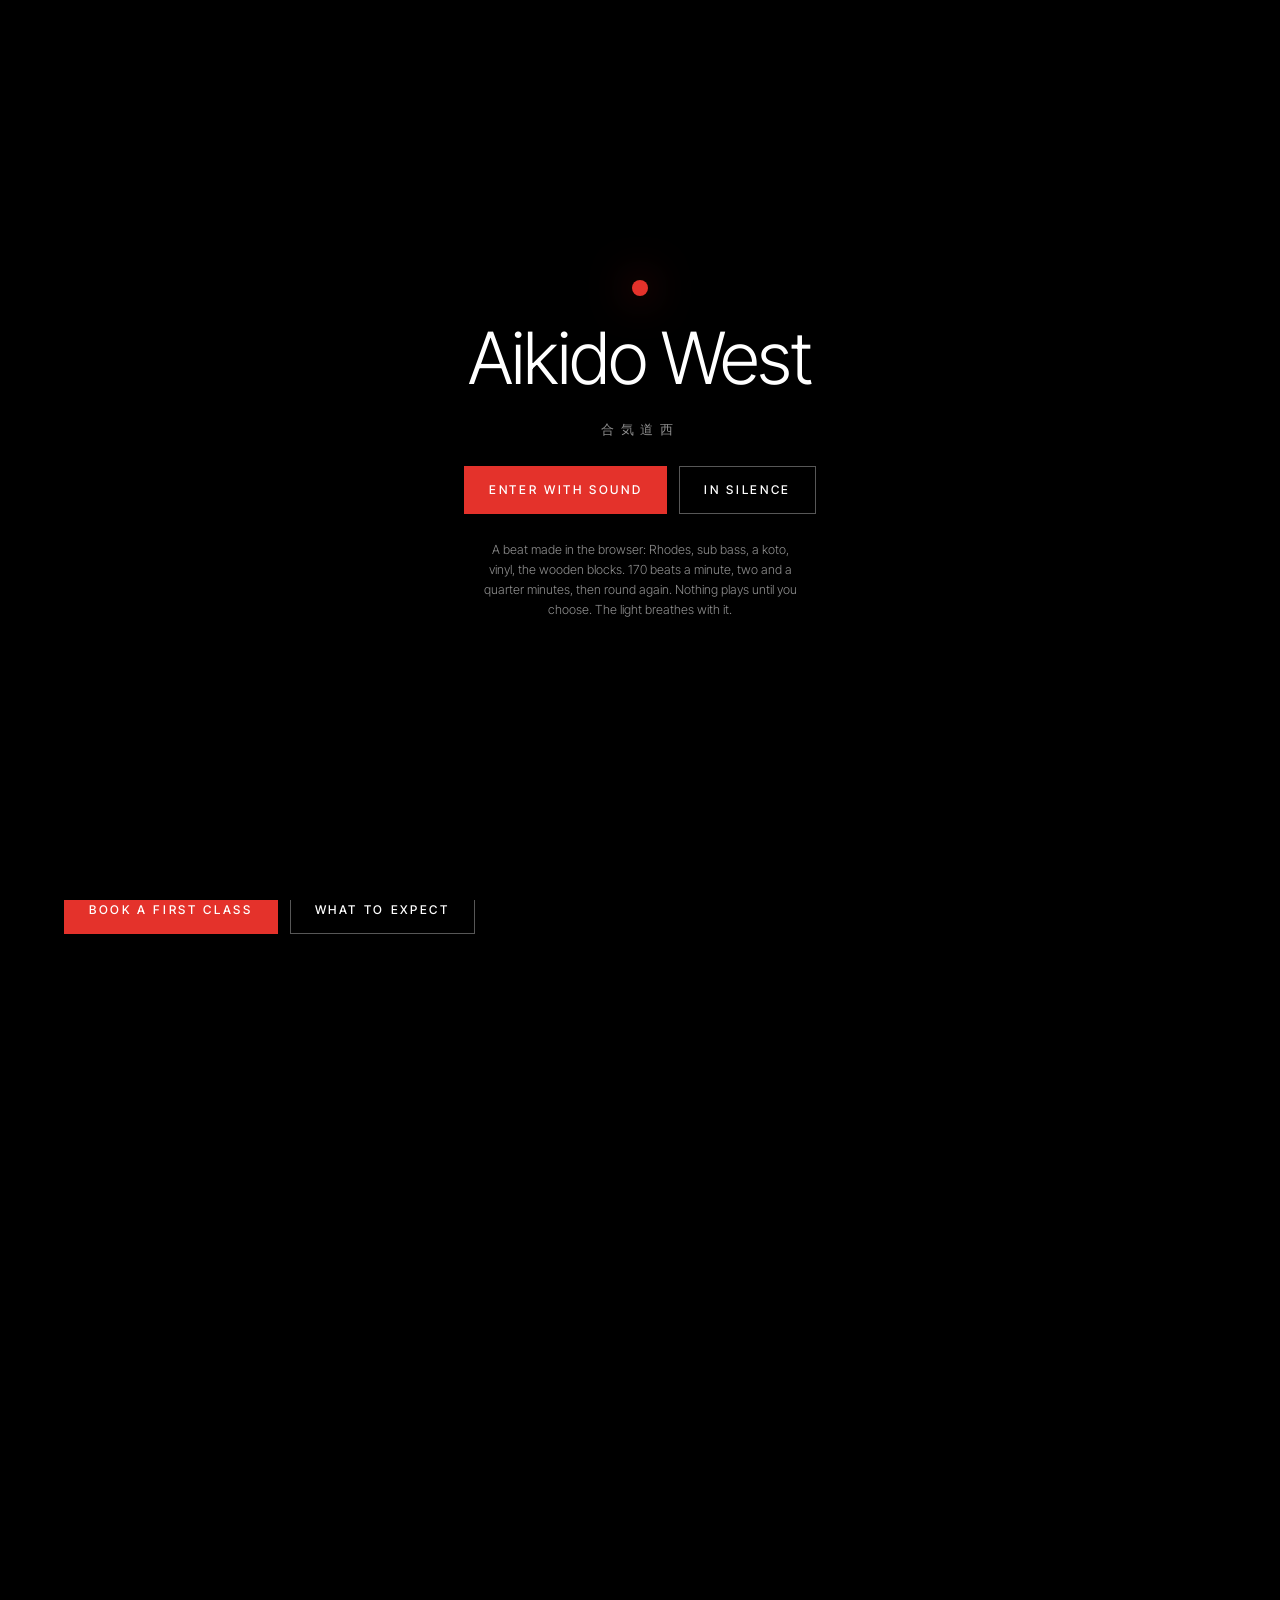
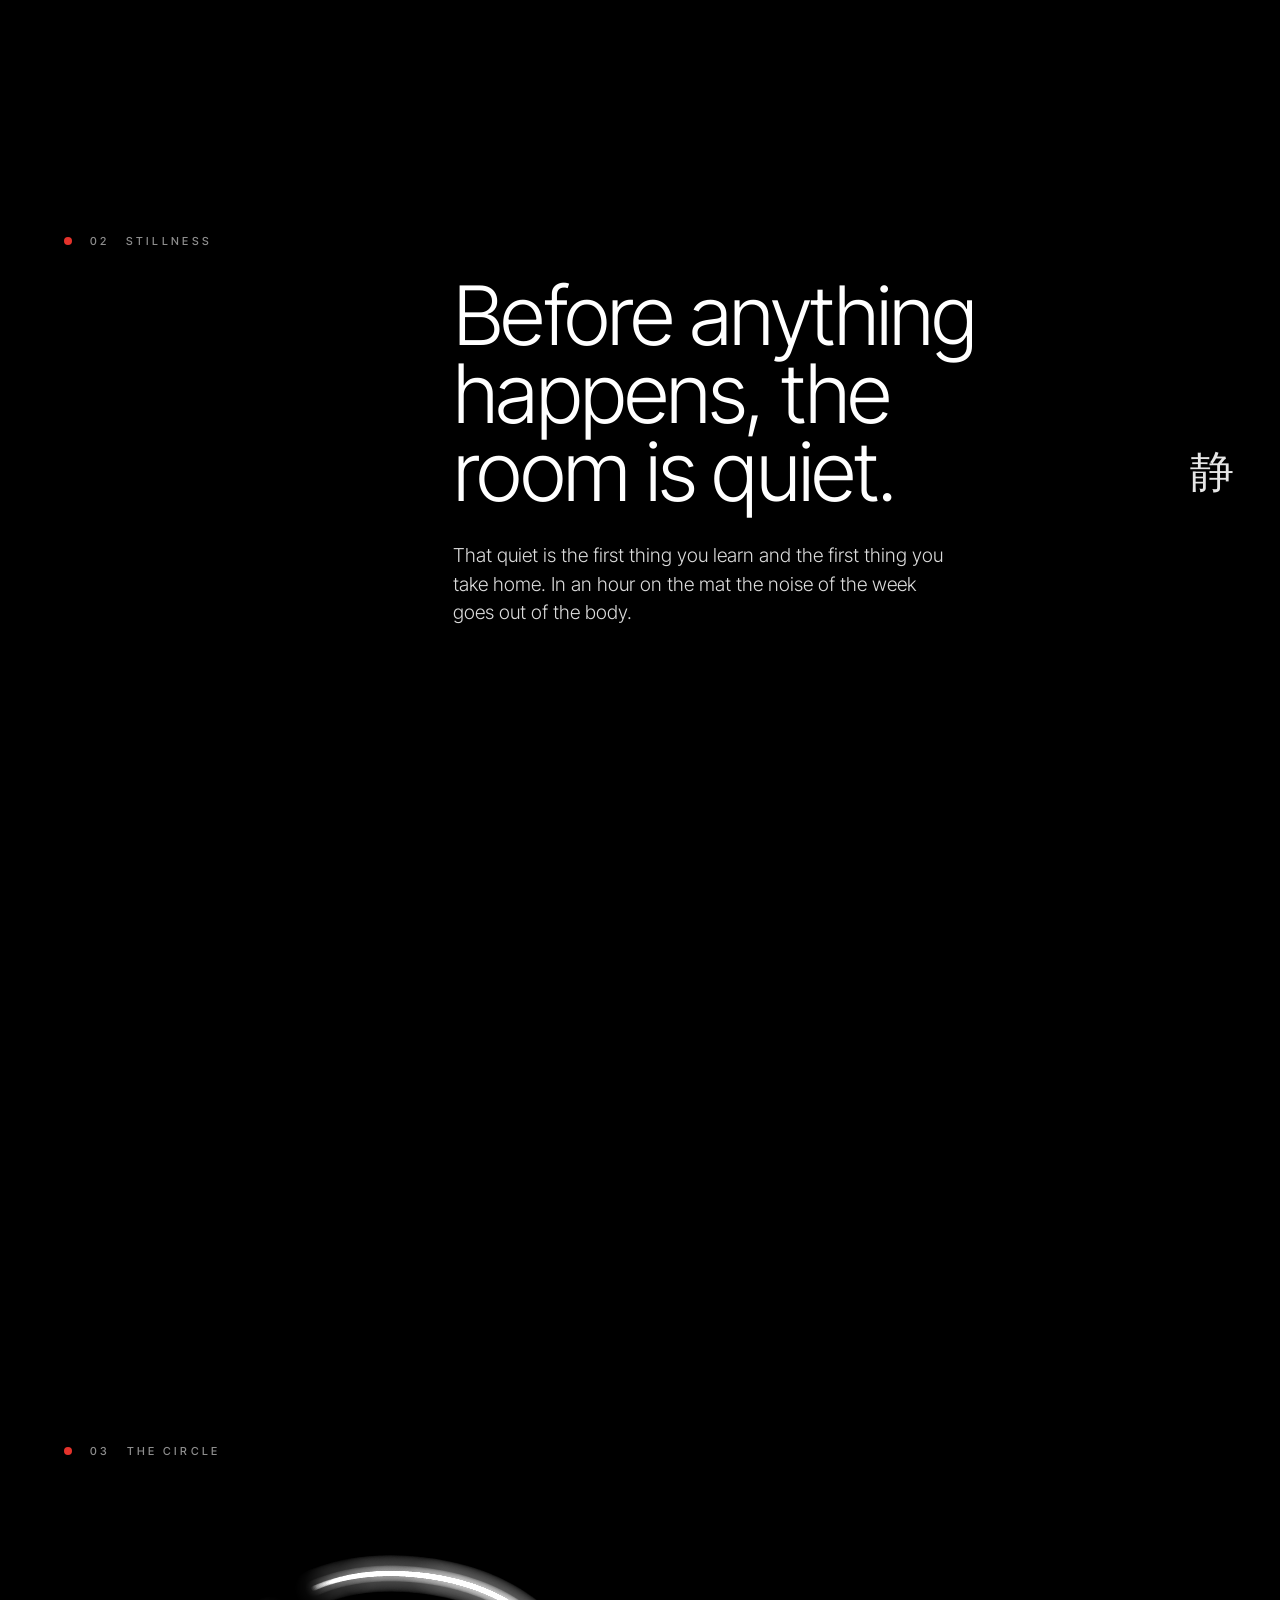
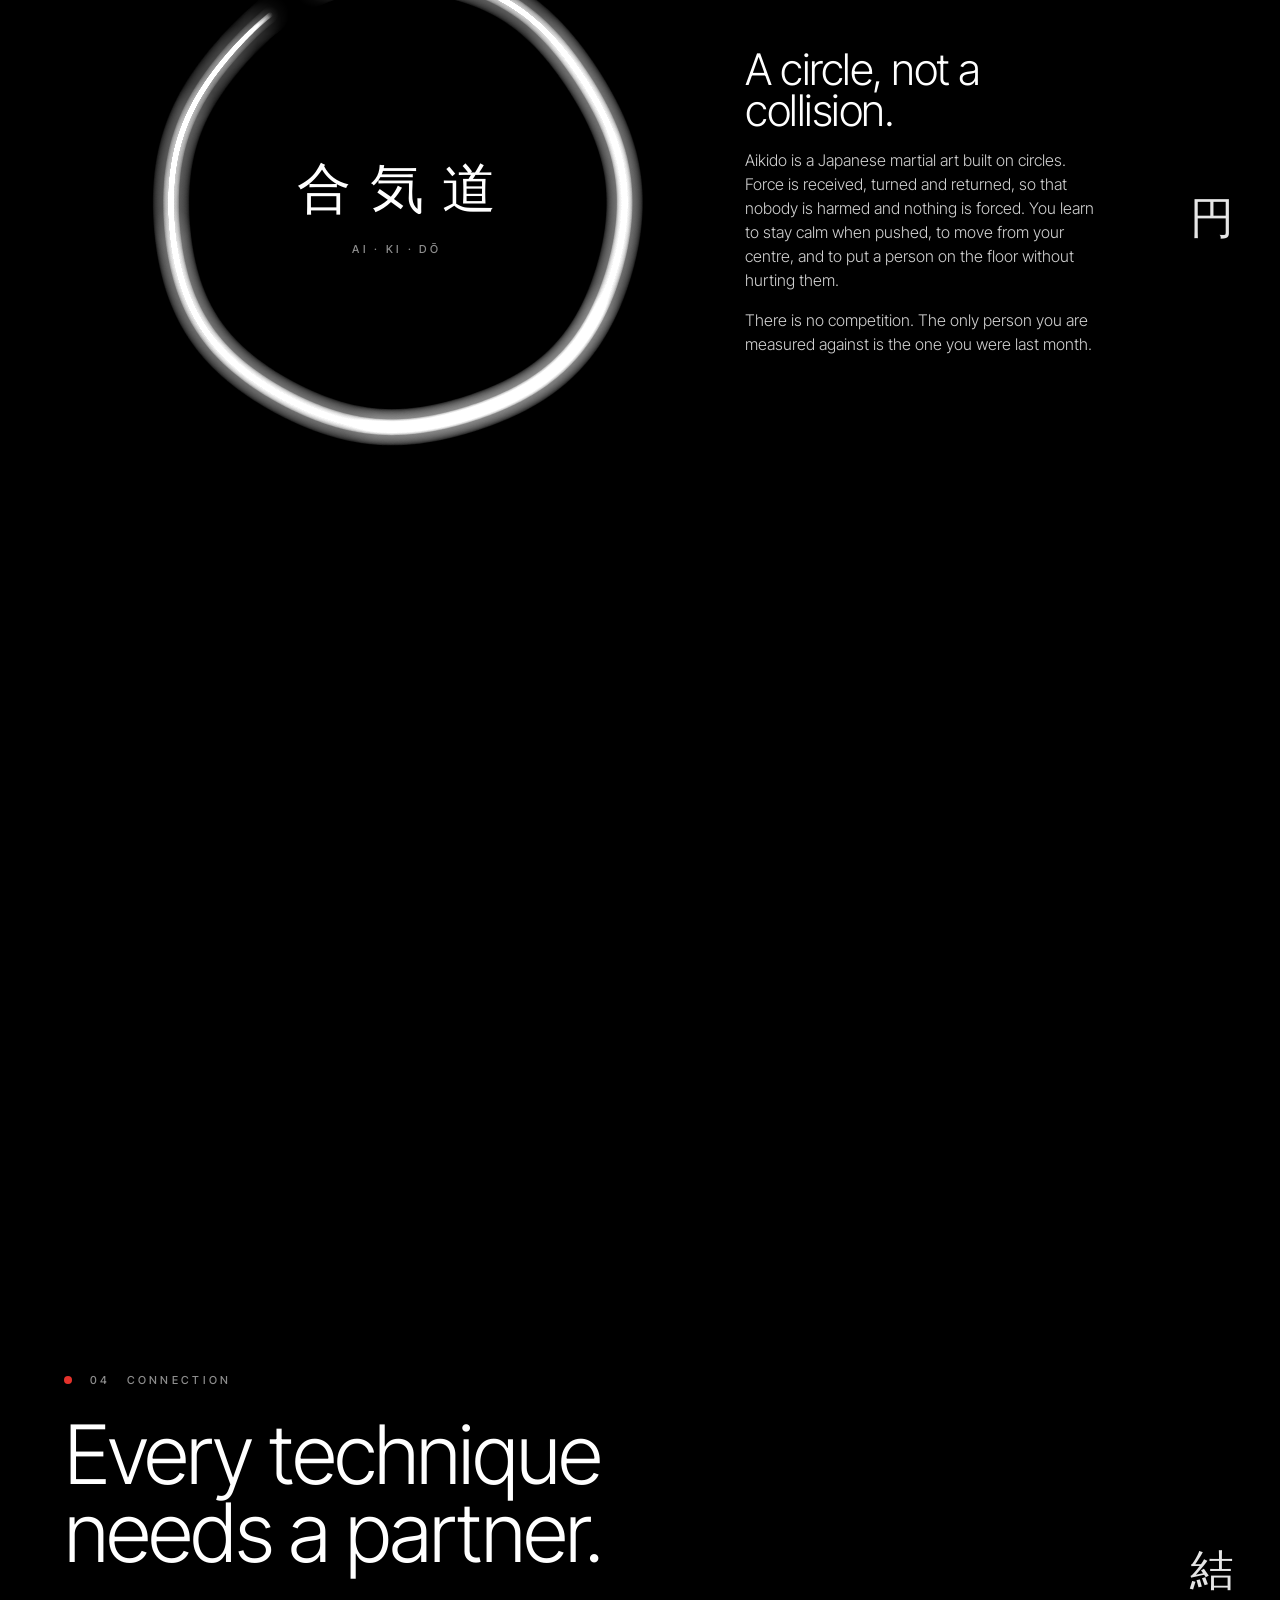
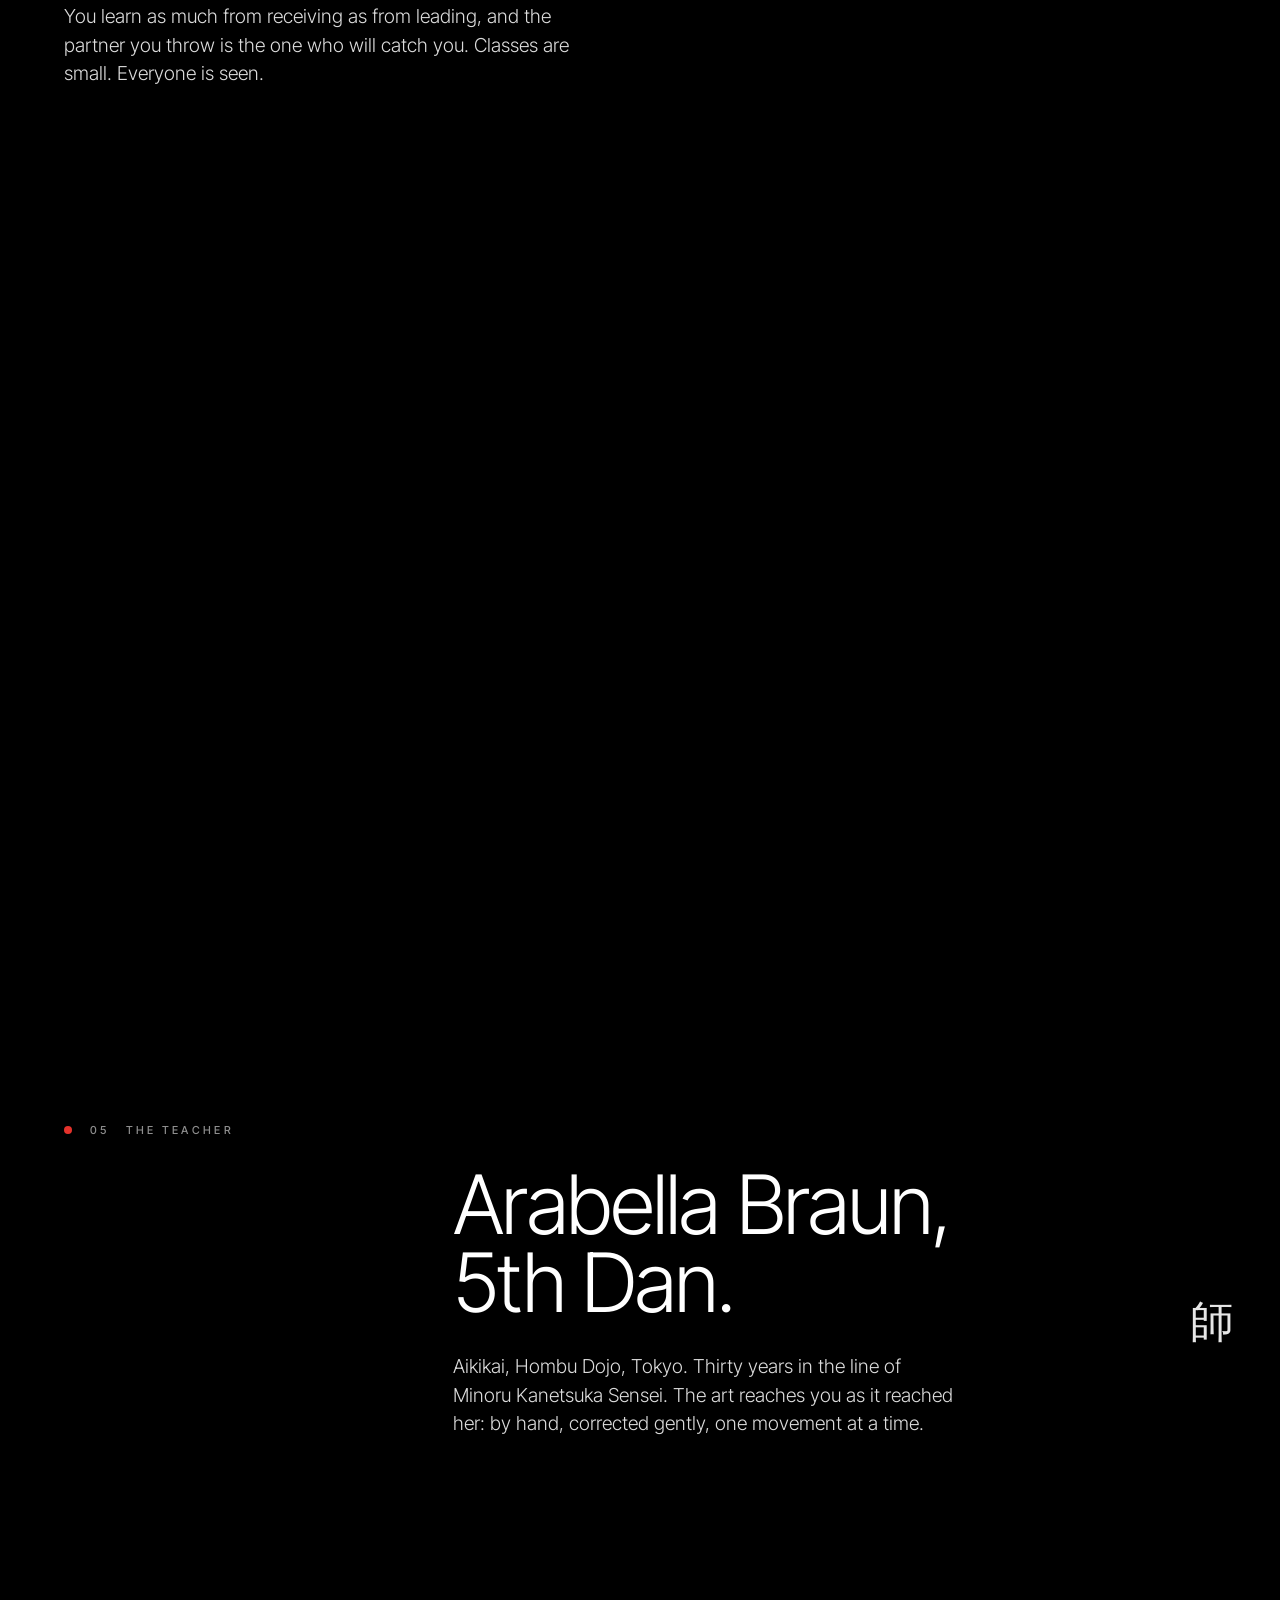
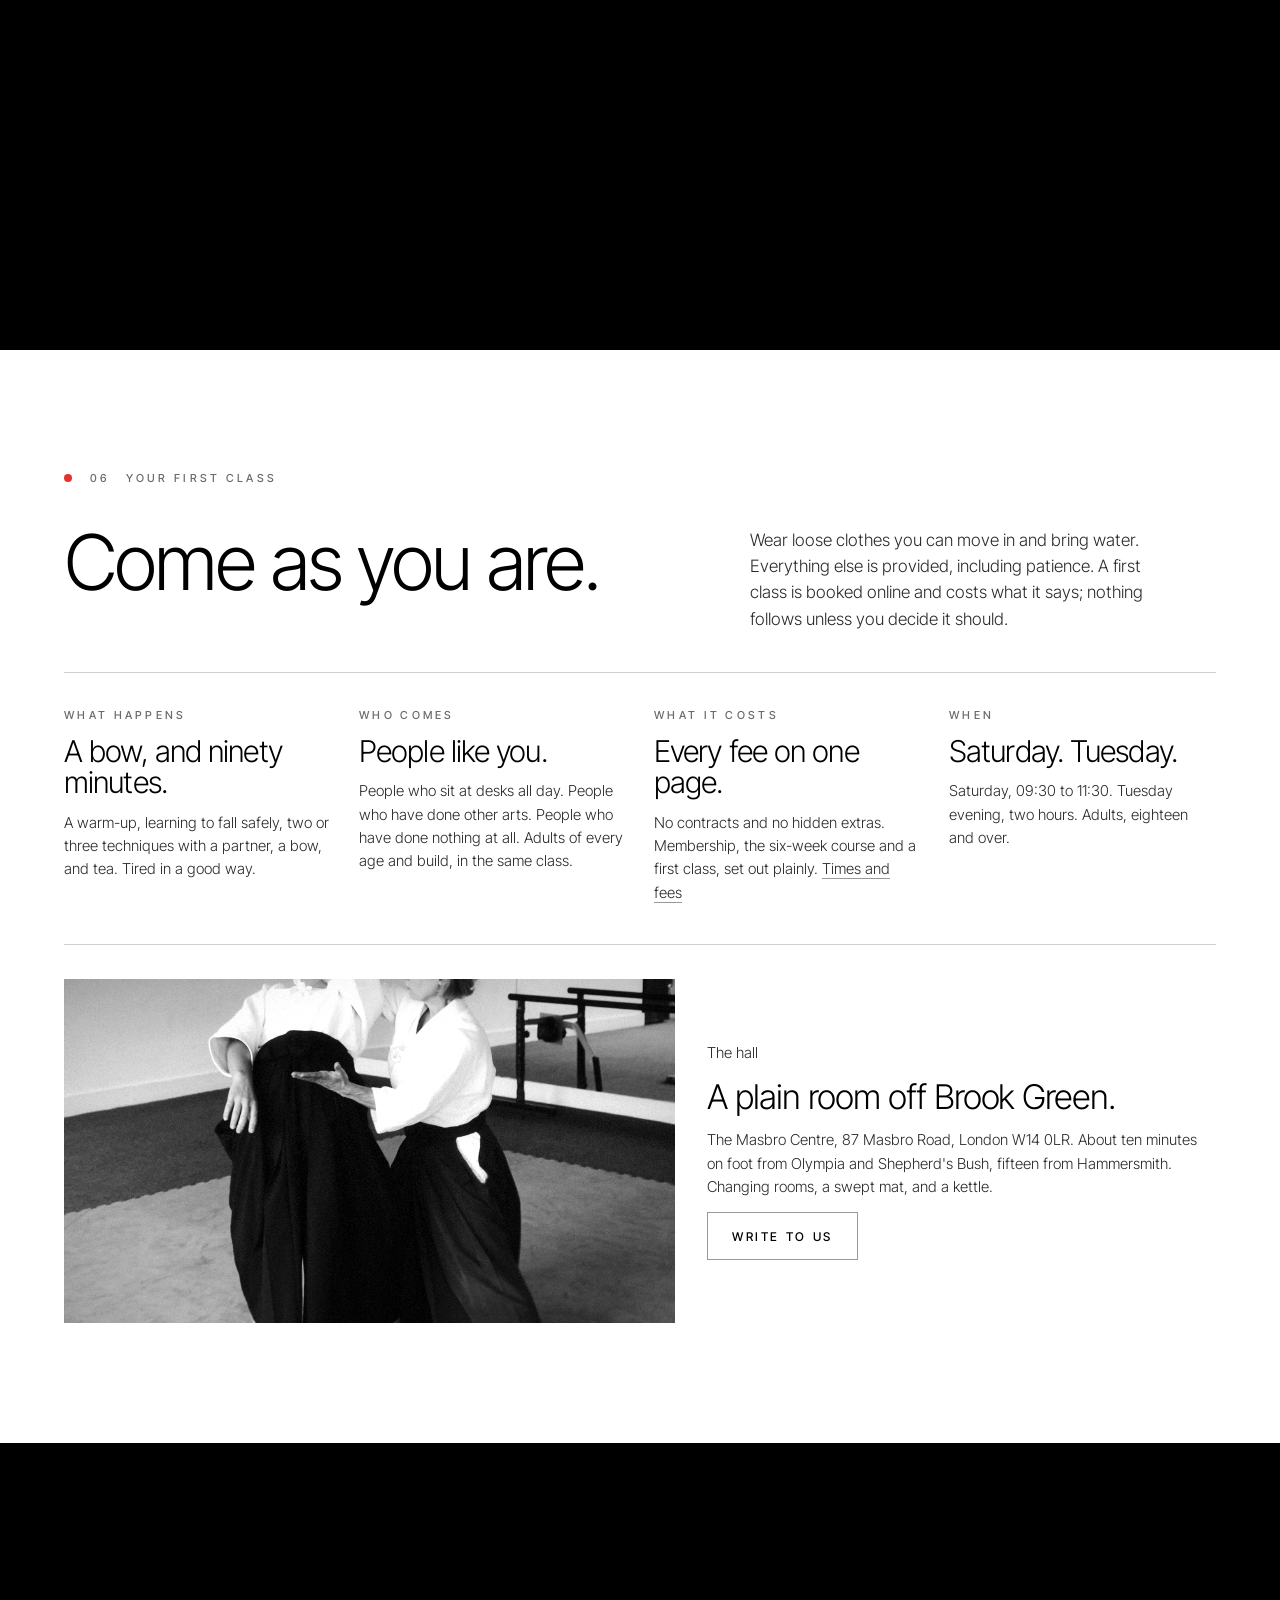
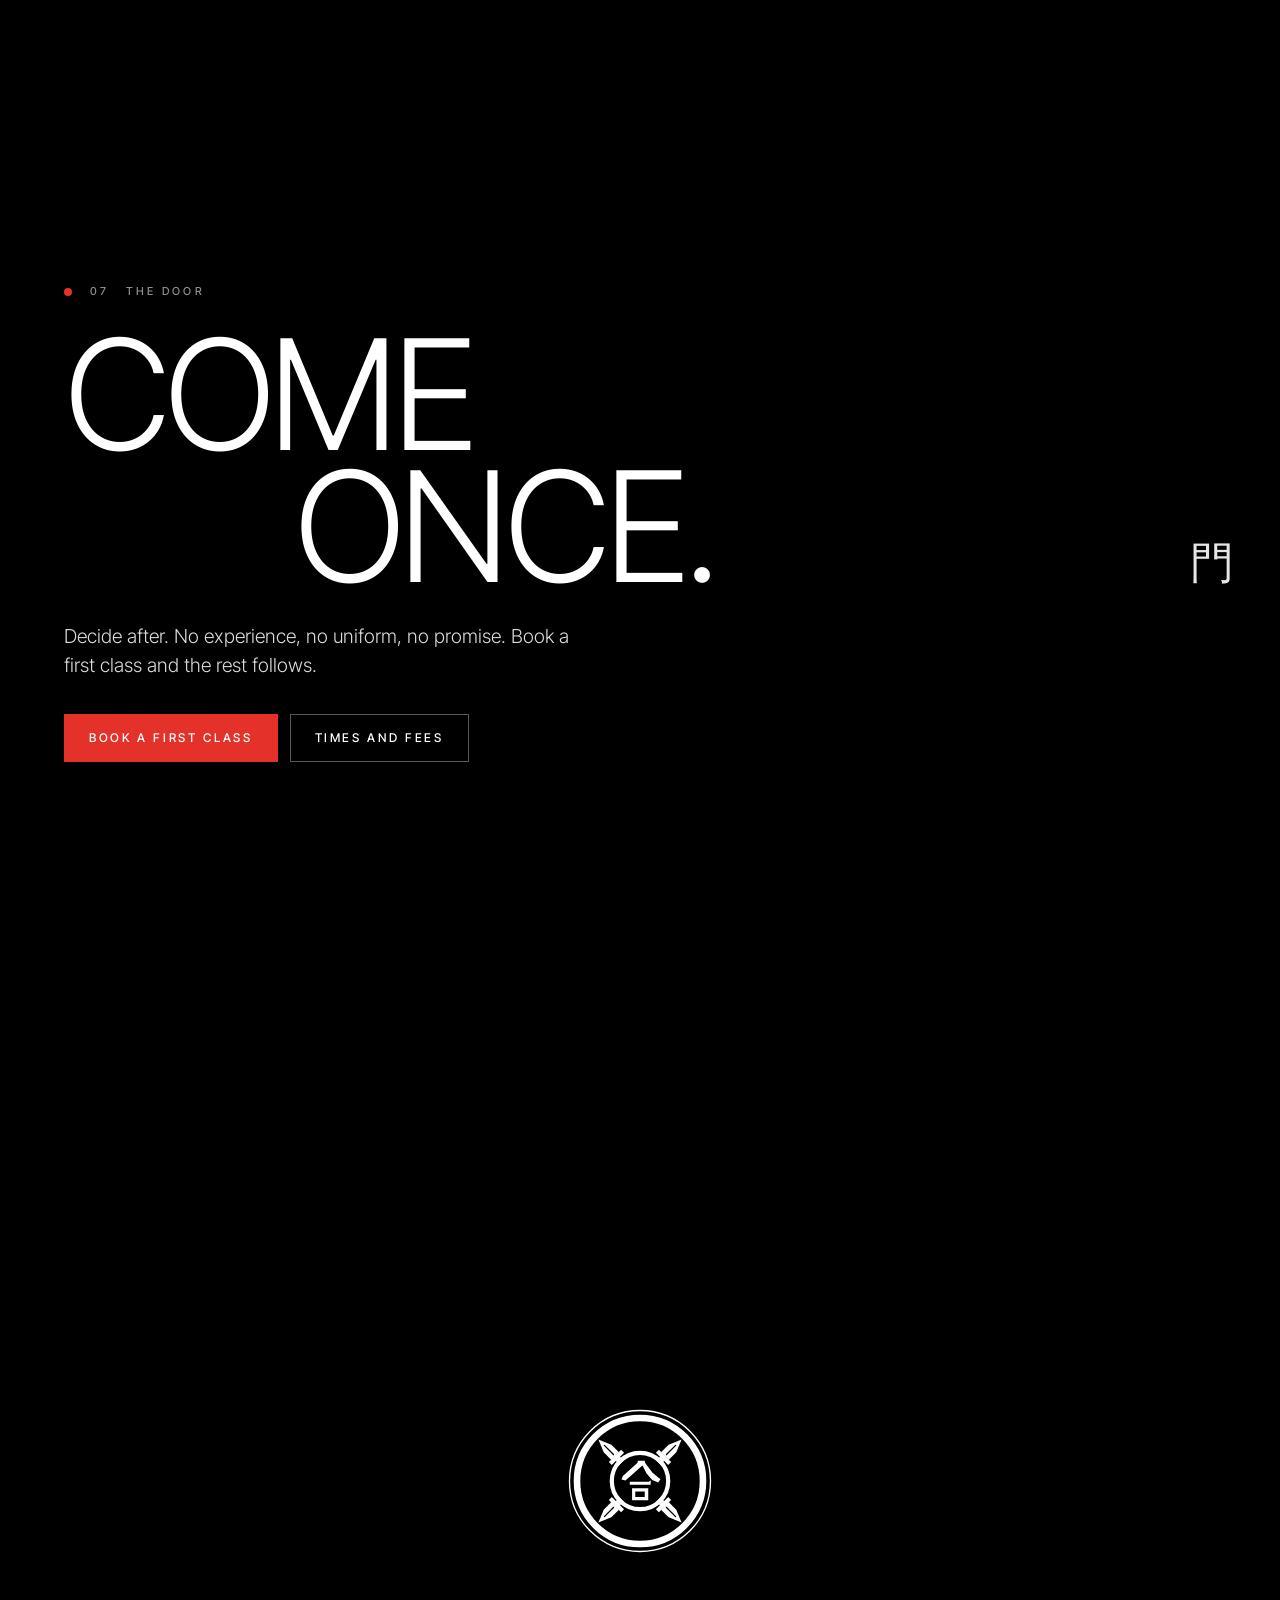
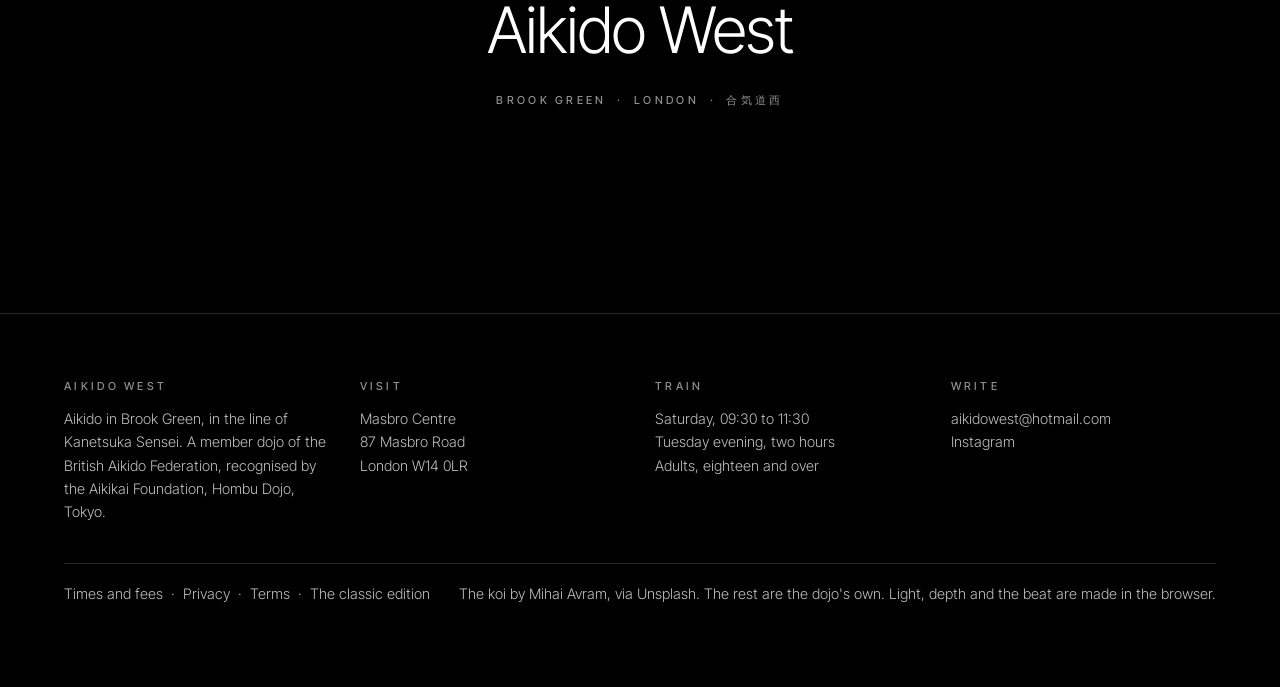
<file: next/index.html>
<!doctype html>
<html lang="en">
<head>
<meta charset="utf-8">
<meta name="viewport" content="width=device-width,initial-scale=1,viewport-fit=cover">
<title>Aikido West</title>
<meta name="description" content="Aikido in Brook Green, West London. Saturday mornings and Tuesday evenings. Any age, any level. Come once and see.">
<meta name="theme-color" content="#000000">
<link rel="icon" type="image/svg+xml" href="../assets/mon/mark.svg">
<link rel="icon" type="image/png" sizes="64x64" href="../assets/favicon-64.png">
<link rel="apple-touch-icon" href="../assets/apple-touch-icon.png">
<meta property="og:title" content="Aikido West">
<meta property="og:description" content="Aikido in Brook Green, West London. Come once and see.">
<meta property="og:image" content="https://mobstershaikh.github.io/aikido-west/assets/mon/aikido-west-lockup-night.png">
<link rel="preload" href="assets/fonts/inter-tight-latin-300-normal.woff2" as="font" type="font/woff2" crossorigin>
<link rel="stylesheet" href="assets/room.css">
</head>
<body>
<a class="skip" href="#main">Skip to the page</a>
<canvas id="gl" aria-hidden="true"></canvas>
<div class="frame" aria-hidden="true"><i class="tl"></i><i class="tr"></i><i class="bl"></i><i class="br"></i></div>
<div class="prog" id="prog" aria-hidden="true"></div>

<div class="gate" id="gate" role="dialog" aria-label="Enter Aikido West">
  <div class="inner">
    <span class="dot" aria-hidden="true"></span>
    <p class="name">Aikido West</p>
    <p class="kan">合気道西</p>
    <div class="choices">
      <button class="btn red" type="button" id="enter-sound">Enter with sound</button>
      <button class="btn" type="button" id="enter-quiet">In silence</button>
    </div>
    <p class="note">A beat made in the browser: Rhodes, sub bass, a koto, vinyl, the wooden blocks. 170 beats a minute, two and a quarter minutes, then round again. Nothing plays until you choose. The light breathes with it.</p>
  </div>
</div>

<div class="corner tl"><a href="index.html" aria-label="Aikido West, home" style="display:flex;align-items:center;gap:14px"><svg xmlns="http://www.w3.org/2000/svg" viewBox="-50 -50 100 100" class="mon" aria-hidden="true"><circle cx="0" cy="0" r="47" fill="none" stroke="currentColor" stroke-width="0.9"/><circle cx="0" cy="0" r="42" fill="none" stroke="currentColor" stroke-width="4.4"/><g fill="currentColor" transform="translate(0,1.0) scale(0.98)"><path d="M-2.00,-31.00 L5.00,-31.00 L4.00,-25.50 L-22.00,-2.50 L-28.00,-4.00 L-26.00,-9.50 Z" fill="currentColor"/><path d="M3.00,-27.00 L7.50,-29.50 L19.00,-14.50 L31.00,-4.50 L27.50,0.50 L18.50,-3.50 L10.00,-13.00 Z" fill="currentColor"/><path d="M-3.50,-32.50 L7.00,-32.50 L8.00,-27.50 L0.50,-26.00 L-3.50,-28.50 Z" fill="currentColor"/><path d="M-15.50,-0.50 L13.00,-0.50 L16.50,-2.40 L16.00,4.00 L-15.50,4.00 Z" fill="currentColor"/><path d="M-12,9 H12.5 V27.5 H-12 Z M-7.2,14 V22.6 H7.2 V14 Z" fill-rule="evenodd"/></g></svg><span class="name">Aikido West</span></a></div>
<div class="corner tr">
  <button class="tb" type="button" id="snd" aria-pressed="false" aria-label="Sound off"><i aria-hidden="true"></i><span>Sound</span></button>
  <button class="tb" type="button" id="menu-open" aria-expanded="false" aria-controls="menu">Menu</button>
  <a class="btn red book" href="../book.html">Book a first class</a>
</div>
<div class="corner bl">51.5002° N &nbsp; 0.2161° W &nbsp;·&nbsp; Brook Green</div>
<div class="corner br counter"><b id="cnum">01</b>&nbsp;/&nbsp;08</div>

<div class="menu" id="menu" aria-hidden="true">
  <button class="close" type="button" id="menu-close">Close</button>
  <nav aria-label="Pages">
    <a href="../begin.html"><small>01</small>Begin</a>
    <a href="../times.html"><small>02</small>Times and fees</a>
    <a href="../lineage.html"><small>03</small>The line</a>
    <a href="../the-art.html"><small>04</small>The art</a>
    <a href="../organisations.html"><small>05</small>For organisations</a>
    <a href="../shop.html"><small>06</small>Shop</a>
    <a href="../contact.html"><small>07</small>Write to us</a>
    <a href="../book.html"><small>08</small>Book a first class</a>
  </nav>
  <div class="mfoot"><span>The Masbro Centre, 87 Masbro Road, London W14 0LR</span><a href="../index.html">The classic edition</a></div>
</div>

<main class="page" id="main">

  <section class="ch tall" data-scene="open" id="c1">
    <div class="lph" aria-hidden="true" style="--gs:1"><img src="assets/photo/throw_wide.jpg" alt="" loading="lazy" decoding="async"></div>
    <p class="lab reveal"><span class="dotr" aria-hidden="true"></span>01 &nbsp; The dark room &nbsp;·&nbsp; Brook Green, London</p>
    <h1 class="big reveal">Aikido<span class="l2">West</span></h1>
    <p class="txt reveal">Aikido in a calm hall in West London, taught the traditional way. Saturday mornings and Tuesday evenings. Any age, any level, no experience needed. Come once and see.</p>
    <div class="row reveal"><a class="btn red" href="../book.html">Book a first class</a><a class="btn" href="#c6">What to expect</a></div>
    <p class="jp" aria-hidden="true">合気道</p>
  </section>

  <section class="ch tall right" data-scene="still" id="c2">
    <div class="lph" aria-hidden="true" style="--gs:0"><img src="assets/photo/koi_pair.jpg" alt="" loading="lazy" decoding="async"></div>
    <p class="lab reveal"><span class="dotr" aria-hidden="true"></span>02 &nbsp; Stillness</p>
    <h2 class="mid reveal">Before anything happens, the room is quiet.</h2>
    <p class="txt reveal">That quiet is the first thing you learn and the first thing you take home. In an hour on the mat the noise of the week goes out of the body.</p>
    <p class="jp" aria-hidden="true">静</p>
  </section>

  <section class="ch circle tall" data-scene="circle" id="c3">
    <p class="lab reveal"><span class="dotr" aria-hidden="true"></span>03 &nbsp; The circle</p>
    <div class="wrap"><canvas id="circle" aria-label="A circle drawn in light"></canvas><div class="head" id="head" aria-hidden="true"></div><div class="inside" id="inside"><p class="k">合気道</p><p class="cap">ai · ki · dō</p></div></div>
    <div class="side" id="side"><h2 class="mid">A circle, not a collision.</h2><p>Aikido is a Japanese martial art built on circles. Force is received, turned and returned, so that nobody is harmed and nothing is forced. You learn to stay calm when pushed, to move from your centre, and to put a person on the floor without hurting them.</p><p>There is no competition. The only person you are measured against is the one you were last month.</p></div>
    <p class="jp" aria-hidden="true">円</p>
  </section>

  <section class="ch tall" data-scene="hands" id="c4">
    <div class="lph" aria-hidden="true" style="--gs:1"><img src="assets/photo/hands.jpg" alt="" loading="lazy" decoding="async"></div>
    <p class="lab reveal"><span class="dotr" aria-hidden="true"></span>04 &nbsp; Connection</p>
    <h2 class="mid reveal">Every technique needs a partner.</h2>
    <p class="txt reveal">You learn as much from receiving as from leading, and the partner you throw is the one who will catch you. Classes are small. Everyone is seen.</p>
    <p class="jp" aria-hidden="true">結</p>
  </section>

  <section class="ch tall right" data-scene="teacher" id="c5">
    <div class="lph" aria-hidden="true" style="--gs:1"><img src="assets/photo/sensei_bokken.jpg" alt="" loading="lazy" decoding="async"></div>
    <p class="lab reveal"><span class="dotr" aria-hidden="true"></span>05 &nbsp; The teacher</p>
    <h2 class="mid reveal">Arabella Braun, 5th Dan.</h2>
    <p class="txt reveal">Aikikai, Hombu Dojo, Tokyo. Thirty years in the line of Minoru Kanetsuka Sensei. The art reaches you as it reached her: by hand, corrected gently, one movement at a time.</p>
    <p class="jp" aria-hidden="true">師</p>
  </section>

  <section class="white" data-scene="white" id="c6">
    <div class="in">
      <p class="lab"><span class="dotr" aria-hidden="true"></span>06 &nbsp; Your first class</p>
      <h2 class="mid">Come as you are.</h2>
      <p class="intro">Wear loose clothes you can move in and bring water. Everything else is provided, including patience. A first class is booked online and costs what it says; nothing follows unless you decide it should.</p>
      <div class="cols">
        <div class="c"><p class="n">What happens</p><h3>A bow, and ninety minutes.</h3><p>A warm-up, learning to fall safely, two or three techniques with a partner, a bow, and tea. Tired in a good way.</p></div>
        <div class="c"><p class="n">Who comes</p><h3>People like you.</h3><p>People who sit at desks all day. People who have done other arts. People who have done nothing at all. Adults of every age and build, in the same class.</p></div>
        <div class="c"><p class="n">What it costs</p><h3>Every fee on one page.</h3><p>No contracts and no hidden extras. Membership, the six-week course and a first class, set out plainly. <a href="../times.html">Times and fees</a></p></div>
        <div class="c"><p class="n">When</p><h3>Saturday. Tuesday.</h3><p>Saturday, 09:30 to 11:30. Tuesday evening, two hours. Adults, eighteen and over.</p></div>
      </div>
      <div class="hall">
        <figure><img src="assets/photo/teaching_wide.jpg" alt="The hall at the Masbro Centre during a class" loading="lazy" decoding="async"></figure>
        <div class="t"><p class="n">The hall</p><h3>A plain room off Brook Green.</h3><p>The Masbro Centre, 87 Masbro Road, London W14 0LR. About ten minutes on foot from Olympia and Shepherd's Bush, fifteen from Hammersmith. Changing rooms, a swept mat, and a kettle.</p><p><a class="btn k" href="../contact.html">Write to us</a></p></div>
      </div>
    </div>
  </section>

  <section class="ch tall" data-scene="door" id="c7">
    <p class="lab reveal"><span class="dotr" aria-hidden="true"></span>07 &nbsp; The door</p>
    <h2 class="big reveal">Come<span class="l2">once.</span></h2>
    <p class="txt reveal">Decide after. No experience, no uniform, no promise. Book a first class and the rest follows.</p>
    <div class="row reveal"><a class="btn red" href="../book.html">Book a first class</a><a class="btn" href="../times.html">Times and fees</a></div>
    <p class="jp" aria-hidden="true">門</p>
  </section>

  <section class="ch fin" data-scene="fin" id="c8">
    <svg xmlns="http://www.w3.org/2000/svg" viewBox="-50 -50 100 100" class="crest" role="img" aria-label="Aikido West crest"><mask id="mfin" maskUnits="userSpaceOnUse" x="-50" y="-50" width="100" height="100"><circle cx="0" cy="0" r="47" fill="none" stroke="#fff" stroke-width="0.9"/><circle cx="0" cy="0" r="42" fill="none" stroke="#fff" stroke-width="4.4"/><circle cx="0" cy="0" r="18.8" fill="none" stroke="#fff" stroke-width="2.8"/><g fill="#fff" transform="translate(0,0.8) scale(0.44)"><path d="M-2.00,-31.00 L5.00,-31.00 L4.00,-25.50 L-22.00,-2.50 L-28.00,-4.00 L-26.00,-9.50 Z" fill="#fff"/><path d="M3.00,-27.00 L7.50,-29.50 L19.00,-14.50 L31.00,-4.50 L27.50,0.50 L18.50,-3.50 L10.00,-13.00 Z" fill="#fff"/><path d="M-3.50,-32.50 L7.00,-32.50 L8.00,-27.50 L0.50,-26.00 L-3.50,-28.50 Z" fill="#fff"/><path d="M-15.50,-0.50 L13.00,-0.50 L16.50,-2.40 L16.00,4.00 L-15.50,4.00 Z" fill="#fff"/><path d="M-12,9 H12.5 V27.5 H-12 Z M-7.2,14 V22.6 H7.2 V14 Z" fill-rule="evenodd"/></g><path d="M19.09,14.00 L24.18,19.09 L27.72,27.72 L19.09,24.18 L14.00,19.09 Z" fill="#fff"/><path d="M18.81,10.61 L20.79,12.59 L12.59,20.79 L10.61,18.81 Z" fill="#fff"/><path d="M13.72,10.89 L16.26,13.44 L13.44,16.26 L10.89,13.72 Z" fill="#fff"/><path d="M17.68,17.68 L23.76,23.76" stroke="#000" stroke-width="0.9" stroke-linecap="round"/><path d="M-14.00,19.09 L-19.09,24.18 L-27.72,27.72 L-24.18,19.09 L-19.09,14.00 Z" fill="#fff"/><path d="M-10.61,18.81 L-12.59,20.79 L-20.79,12.59 L-18.81,10.61 Z" fill="#fff"/><path d="M-10.89,13.72 L-13.44,16.26 L-16.26,13.44 L-13.72,10.89 Z" fill="#fff"/><path d="M-17.68,17.68 L-23.76,23.76" stroke="#000" stroke-width="0.9" stroke-linecap="round"/><path d="M-19.09,-14.00 L-24.18,-19.09 L-27.72,-27.72 L-19.09,-24.18 L-14.00,-19.09 Z" fill="#fff"/><path d="M-18.81,-10.61 L-20.79,-12.59 L-12.59,-20.79 L-10.61,-18.81 Z" fill="#fff"/><path d="M-13.72,-10.89 L-16.26,-13.44 L-13.44,-16.26 L-10.89,-13.72 Z" fill="#fff"/><path d="M-17.68,-17.68 L-23.76,-23.76" stroke="#000" stroke-width="0.9" stroke-linecap="round"/><path d="M14.00,-19.09 L19.09,-24.18 L27.72,-27.72 L24.18,-19.09 L19.09,-14.00 Z" fill="#fff"/><path d="M10.61,-18.81 L12.59,-20.79 L20.79,-12.59 L18.81,-10.61 Z" fill="#fff"/><path d="M10.89,-13.72 L13.44,-16.26 L16.26,-13.44 L13.72,-10.89 Z" fill="#fff"/><path d="M17.68,-17.68 L23.76,-23.76" stroke="#000" stroke-width="0.9" stroke-linecap="round"/></mask><rect x="-50" y="-50" width="100" height="100" fill="currentColor" mask="url(#mfin)"/></svg>
    <p class="name">Aikido West</p>
    <p class="cap">Brook Green &nbsp;·&nbsp; London &nbsp;·&nbsp; 合気道西</p>
  </section>

</main>

<footer class="foot">
  <div class="cols">
    <div><p class="n">Aikido West</p><p>Aikido in Brook Green, in the line of Kanetsuka Sensei. A member dojo of the British Aikido Federation, recognised by the Aikikai Foundation, Hombu Dojo, Tokyo.</p></div>
    <div><p class="n">Visit</p><p>Masbro Centre<br>87 Masbro Road<br>London W14 0LR</p></div>
    <div><p class="n">Train</p><p>Saturday, 09:30 to 11:30<br>Tuesday evening, two hours<br>Adults, eighteen and over</p></div>
    <div><p class="n">Write</p><p><a href="mailto:aikidowest@hotmail.com">aikidowest@hotmail.com</a><br><a href="https://www.instagram.com/aikidowestdojo">Instagram</a></p></div>
  </div>
  <div class="base"><p><a href="../times.html">Times and fees</a> &nbsp;·&nbsp; <a href="../privacy.html">Privacy</a> &nbsp;·&nbsp; <a href="../terms.html">Terms</a> &nbsp;·&nbsp; <a href="../index.html">The classic edition</a></p><p>The koi by Mihai Avram, via Unsplash. The rest are the dojo's own. Light, depth and the beat are made in the browser.</p></div>
</footer>

<script type="module">
import { Beat } from './assets/js/beat.js';
import { lightCircle, animateCircle } from './assets/js/circle.js';
const REDUCE = matchMedia('(prefers-reduced-motion: reduce)').matches;
const MOBILE = matchMedia('(max-width: 900px)').matches || navigator.maxTouchPoints > 1;
const PHOTOS = {
  open:    { src: 'assets/photo/throw_wide.jpg', depth: 'assets/depth/throw_wide_depth.png', grade: 1, zoom: [1.04, 1.12], focus: [0.5, 0.5] },
  still:   { src: 'assets/photo/koi_pair.jpg', depth: 'assets/depth/koi_pair_depth.png', grade: 0, zoom: [1.0, 1.08], focus: [0.5, 0.5] },
  hands:   { src: 'assets/photo/hands.jpg', depth: 'assets/depth/hands_depth.png', grade: 1, zoom: [1.0, 1.08], focus: [0.5, 0.5] },
  teacher: { src: 'assets/photo/sensei_bokken.jpg', depth: 'assets/depth/sensei_bokken_depth.png', grade: 1, zoom: [1.0, 1.06], focus: [0.5, 0.42] },
};
const LOOK = {
  open: { rad: 0.42, glow: 1.05, ambient: 0.1, beam: 0.55 }, still: { rad: 0.4, glow: 1.0, ambient: 0.05, beam: 0.15 }, circle: { rad: 0.3, glow: 0.55, ambient: 0, beam: 0 },
  hands: { rad: 0.36, glow: 1.0, ambient: 0.05, beam: 0.25 }, teacher: { rad: 0.3, glow: 1.1, ambient: 0.03, beam: 0.8 }, white: { rad: 0.3, glow: 0, ambient: 0, beam: 0 }, door: { rad: 0.34, glow: 0.6, ambient: 0, beam: 0.45 }, fin: { rad: 0.3, glow: 0.35, ambient: 0, beam: 0.2 },
};
const beat = new Beat(); const gate = document.getElementById('gate'), sndBtn = document.getElementById('snd');
let light = null;
if (MOBILE || REDUCE) document.body.classList.add('lite');
else {
  try { const m = await import('./assets/js/light.js'); light = await m.createLight(document.getElementById('gl'), PHOTOS); await light.load('open'); }
  catch (e) { console.warn('light', e); document.body.classList.add('lite'); }
}
// the lite light: a moving radial mask, driven by pointer, touch, and a slow drift
const lite = { x: 0.5, y: 0.55, tx: 0.5, ty: 0.55, last: 0 };
function liteTick(now) { const idle = (now - lite.last) / 1000; if (idle > 2 || REDUCE) { const t = now / 1000 * 0.17; lite.tx = 0.5 + 0.28 * Math.sin(t * 0.9) * Math.cos(t * 0.37); lite.ty = 0.5 + 0.22 * Math.sin(t * 0.63 + 1.3); } lite.x += (lite.tx - lite.x) * (REDUCE ? 1 : 0.05); lite.y += (lite.ty - lite.y) * (REDUCE ? 1 : 0.05); document.documentElement.style.setProperty('--lx', (lite.x * 100).toFixed(2) + '%'); document.documentElement.style.setProperty('--ly', (lite.y * 100).toFixed(2) + '%'); }

const ORDER = ['open', 'still', 'circle', 'hands', 'teacher', 'white', 'door', 'fin'].map((s, i) => ({ s, el: document.getElementById('c' + (i + 1)) }));
const smooth = (a, b, x) => { const t = Math.min(1, Math.max(0, (x - a) / (b - a))); return t * t * (3 - 2 * t); };
let drawn = false; const circle = lightCircle(document.getElementById('circle'), { radius: 0.36 });
const cnum = document.getElementById('cnum'), prog = document.getElementById('prog');
function tick(now) {
  const mid = innerHeight * 0.5; let cur = 0;
  for (let i = 0; i < ORDER.length; i++) { const r = ORDER[i].el.getBoundingClientRect(); if (r.top <= mid) cur = i; }
  const o = ORDER[cur], r = o.el.getBoundingClientRect(); const p = Math.min(1, Math.max(0, (mid - r.top) / r.height)); const nxt = ORDER[cur + 1];
  if (light) {
    const a = PHOTOS[o.s] ? o.s : null, b = nxt && PHOTOS[nxt.s] ? nxt.s : null;
    light.setScene(a, p, b, 0, nxt ? smooth(0.8, 1.0, p) : 0, LOOK[o.s]);
    if (b) light.load(b); if (ORDER[cur + 2] && PHOTOS[ORDER[cur + 2].s]) light.load(ORDER[cur + 2].s);
    light.pulse(beat.pulse()); light.render(now);
  } else liteTick(now);
  cnum.textContent = String(cur + 1).padStart(2, '0');
  const h = document.documentElement; prog.style.transform = 'scaleX(' + (scrollY / Math.max(1, h.scrollHeight - innerHeight)).toFixed(4) + ')';
  if (o.s === 'circle' && !drawn && p > 0.2) { drawn = true; beat.taiko(); animateCircle(circle, document.getElementById('head'), REDUCE ? 0.01 : 2.6, () => { document.getElementById('inside').classList.add('show'); }); setTimeout(() => document.getElementById('side').classList.add('show'), 900); }
  requestAnimationFrame(tick);
}
requestAnimationFrame(tick);
const io = new IntersectionObserver(es => es.forEach(e => { if (e.isIntersecting) e.target.classList.add('in'); }), { threshold: 0.2 });
document.querySelectorAll('.ch').forEach(s => io.observe(s));
addEventListener('pointermove', e => { const x = e.clientX / innerWidth, y = e.clientY / innerHeight; if (light) light.pointer(x, y); else { lite.tx = x; lite.ty = y; lite.last = performance.now(); } }, { passive: true });
addEventListener('touchmove', e => { const t = e.touches[0]; if (!t) return; lite.tx = t.clientX / innerWidth; lite.ty = t.clientY / innerHeight; lite.last = performance.now(); }, { passive: true });
addEventListener('resize', () => { if (drawn) { const c2 = lightCircle(document.getElementById('circle'), { radius: 0.36 }); c2.to(1); } });

let entered = false;
function enter(withSound) {
  if (entered) return; entered = true;
  if (withSound) { beat.start(); sndBtn.setAttribute('aria-pressed', 'true'); sndBtn.setAttribute('aria-label', 'Sound on'); }
  gate.classList.add('off'); setTimeout(() => gate.remove(), 1200);
  setTimeout(() => document.getElementById('c1').classList.add('in'), 300);
}
document.getElementById('enter-sound').addEventListener('click', () => enter(true));
document.getElementById('enter-quiet').addEventListener('click', () => enter(false));
addEventListener('wheel', () => enter(false), { once: true, passive: true });
addEventListener('touchmove', () => enter(false), { once: true, passive: true });
addEventListener('keydown', e => { if (e.key === 'Escape' || e.key === ' ' || e.key === 'Enter') enter(false); }, { once: true });
sndBtn.addEventListener('click', () => { const on = beat.toggle(); sndBtn.setAttribute('aria-pressed', String(on)); sndBtn.setAttribute('aria-label', on ? 'Sound on' : 'Sound off'); });
const menu = document.getElementById('menu'), mo = document.getElementById('menu-open');
const setMenu = v => { menu.classList.toggle('open', v); menu.setAttribute('aria-hidden', String(!v)); mo.setAttribute('aria-expanded', String(v)); };
mo.addEventListener('click', () => setMenu(true)); document.getElementById('menu-close').addEventListener('click', () => setMenu(false));
addEventListener('keydown', e => { if (e.key === 'Escape') setMenu(false); });
</script>
</body>
</html>
</file>
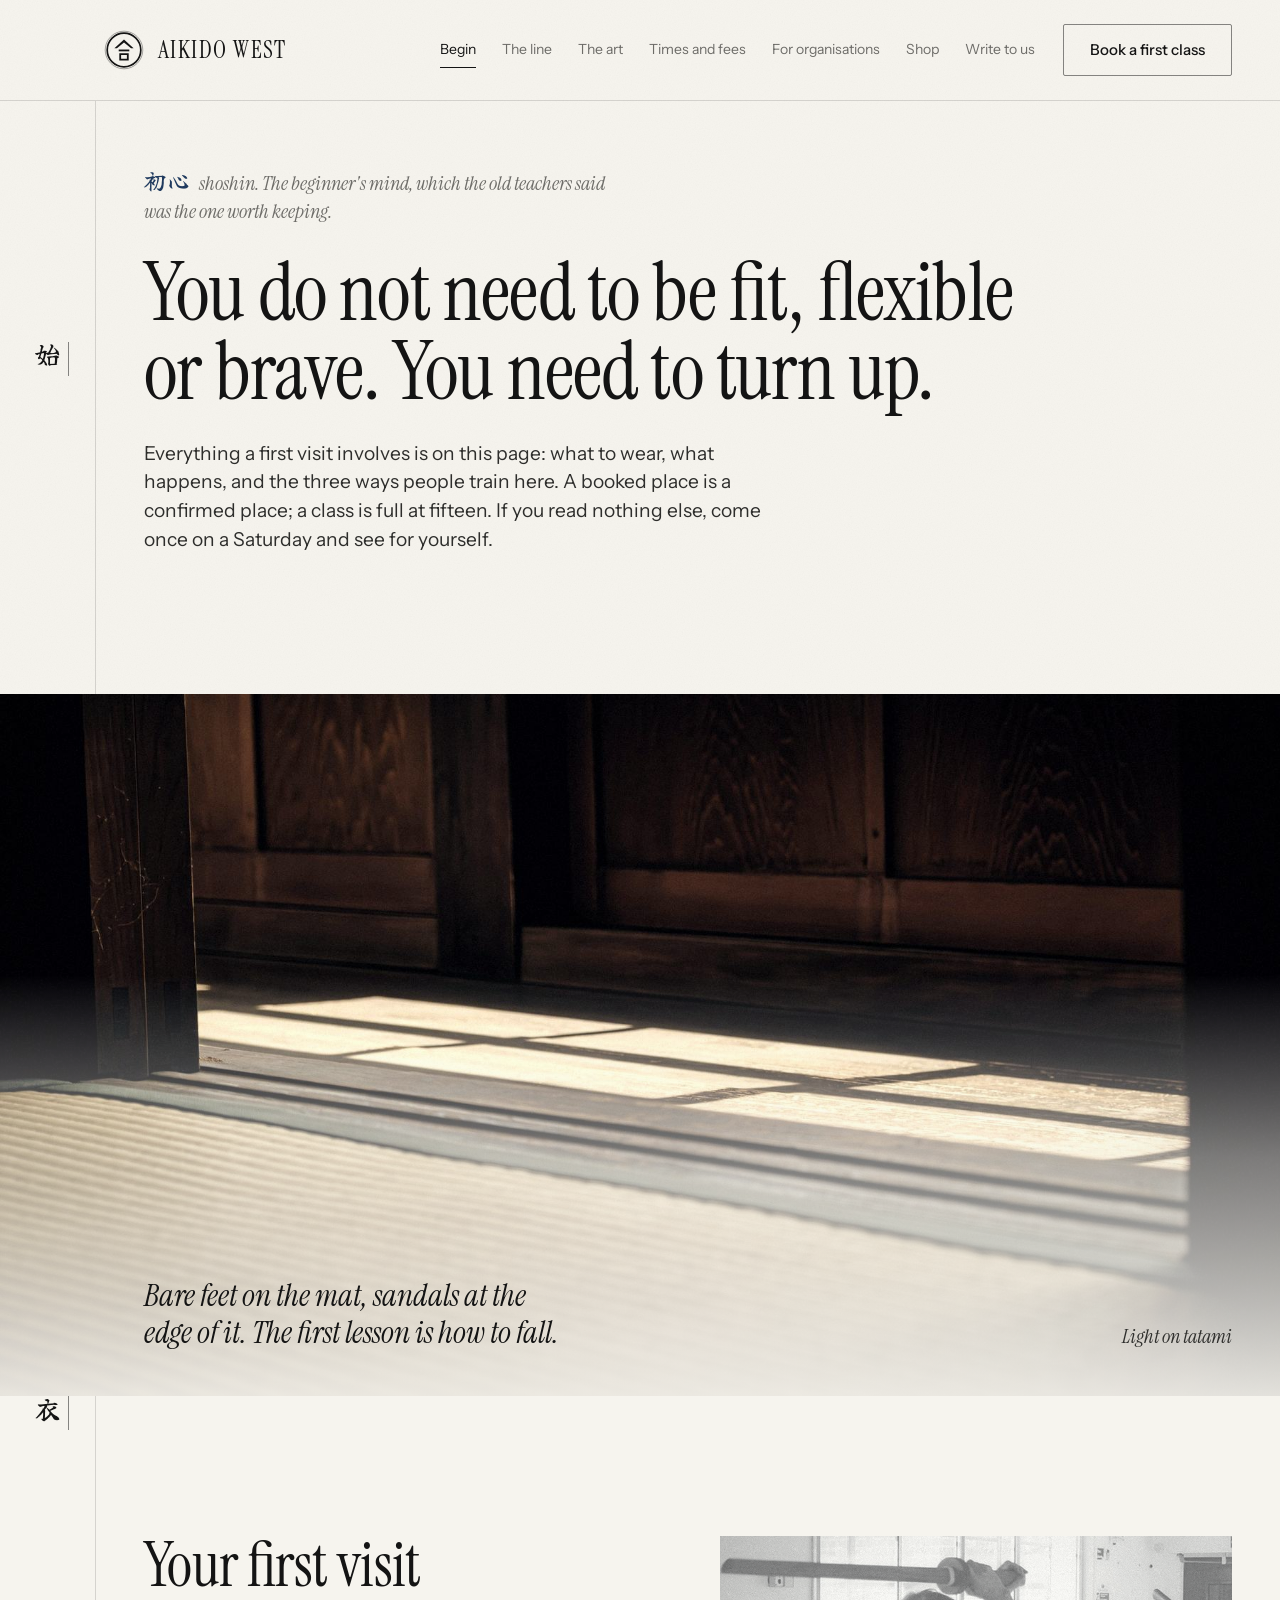
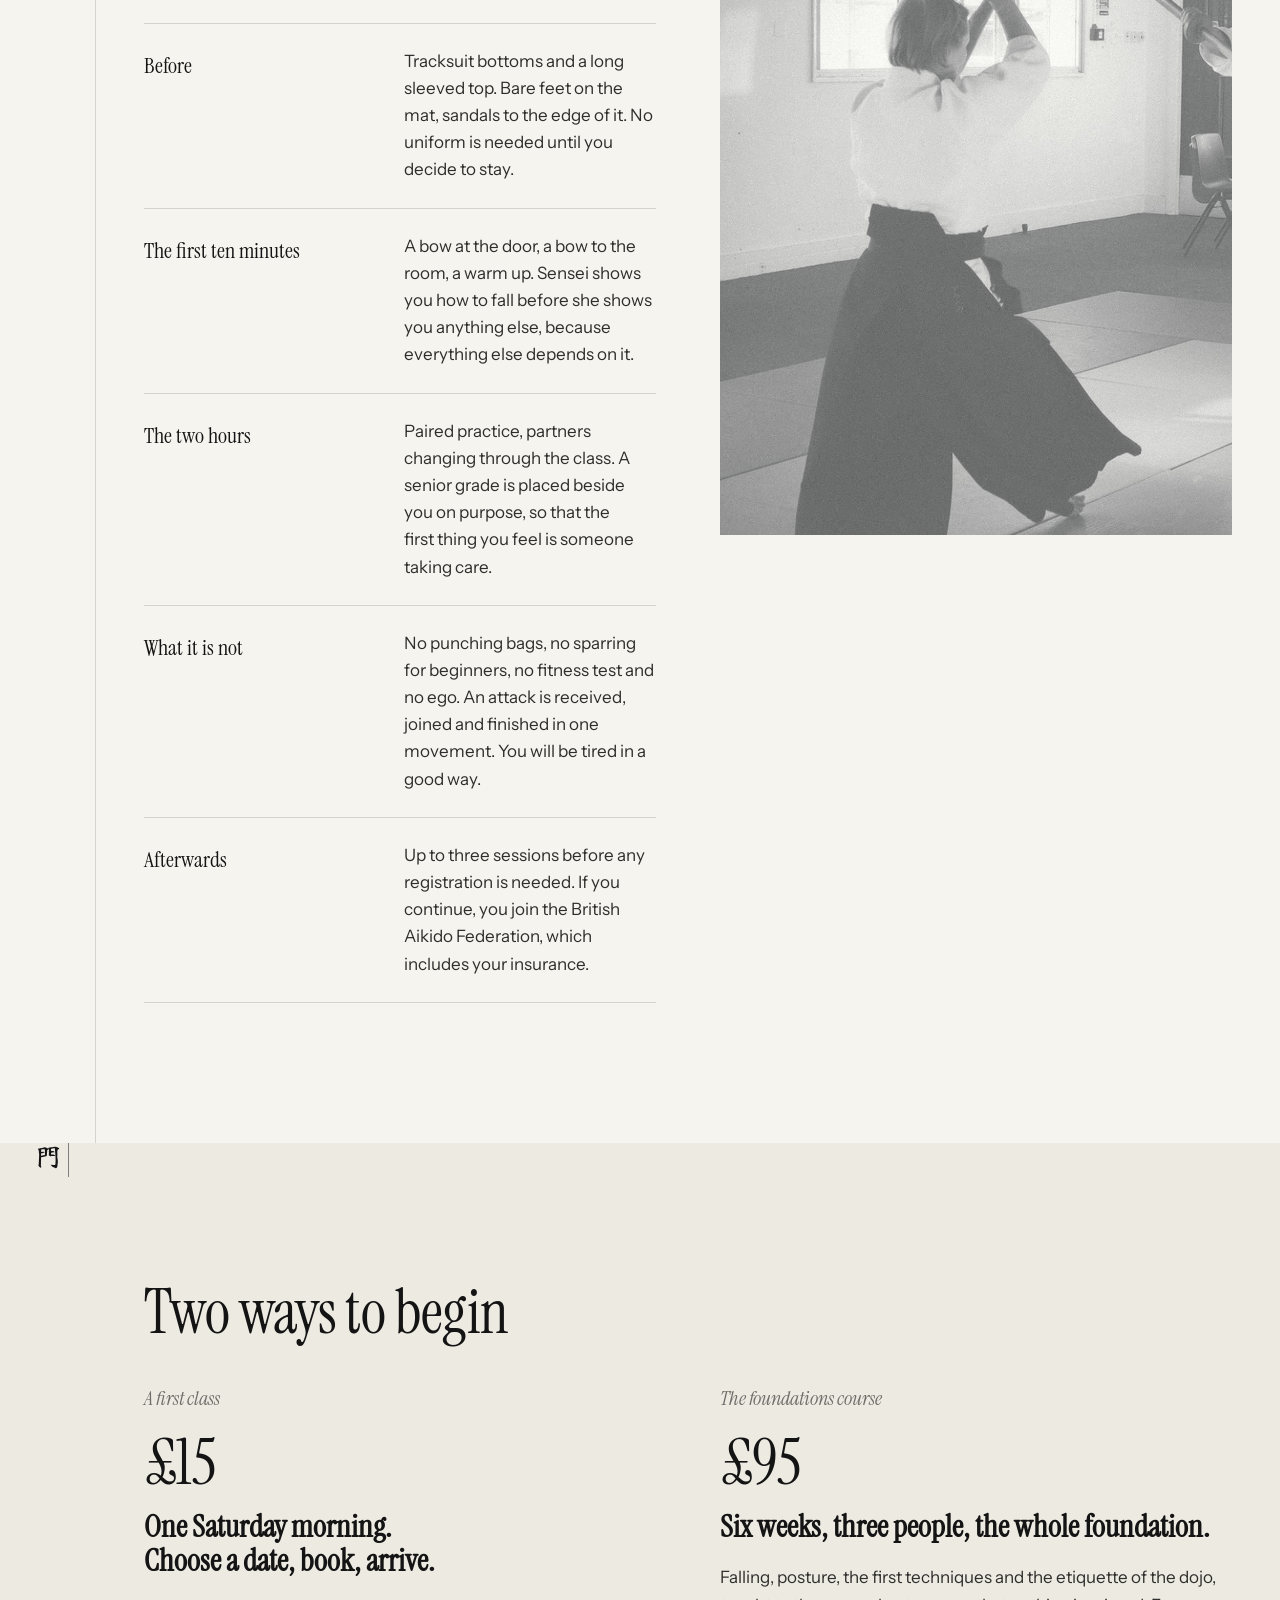
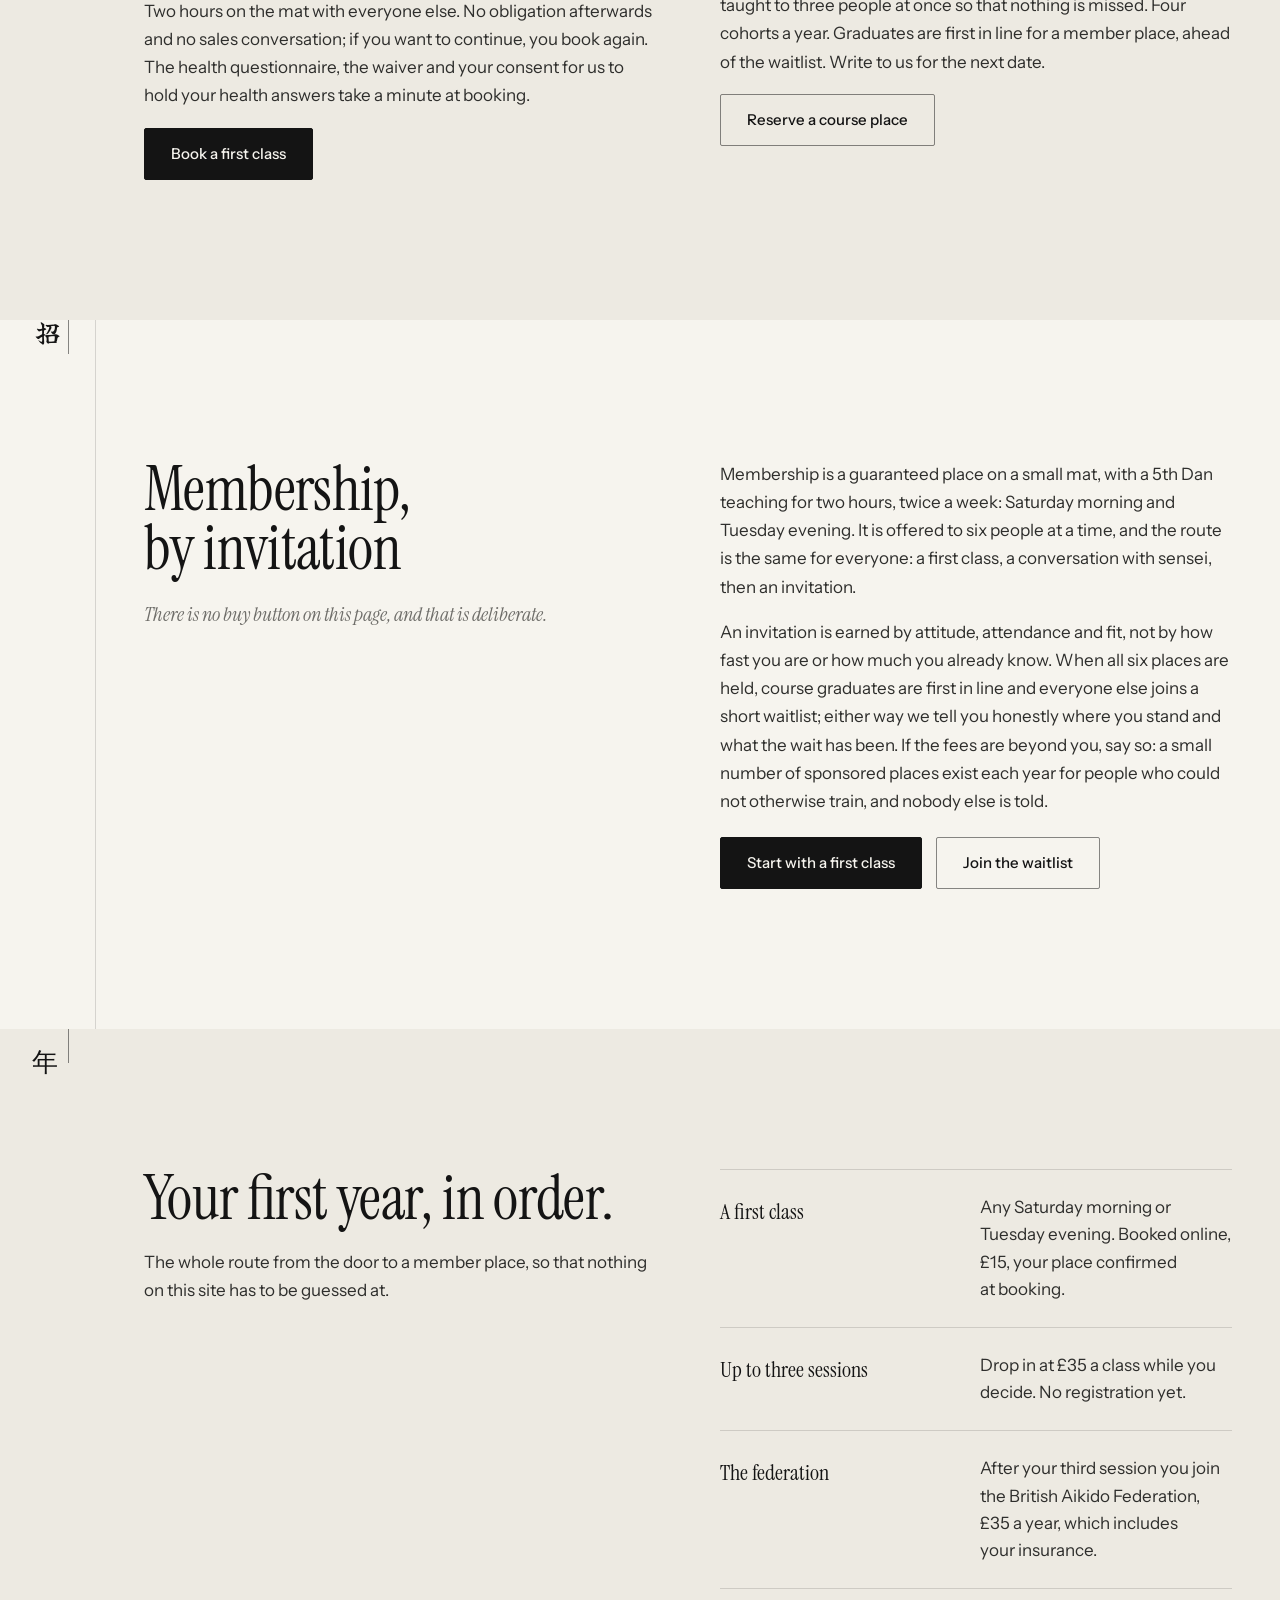
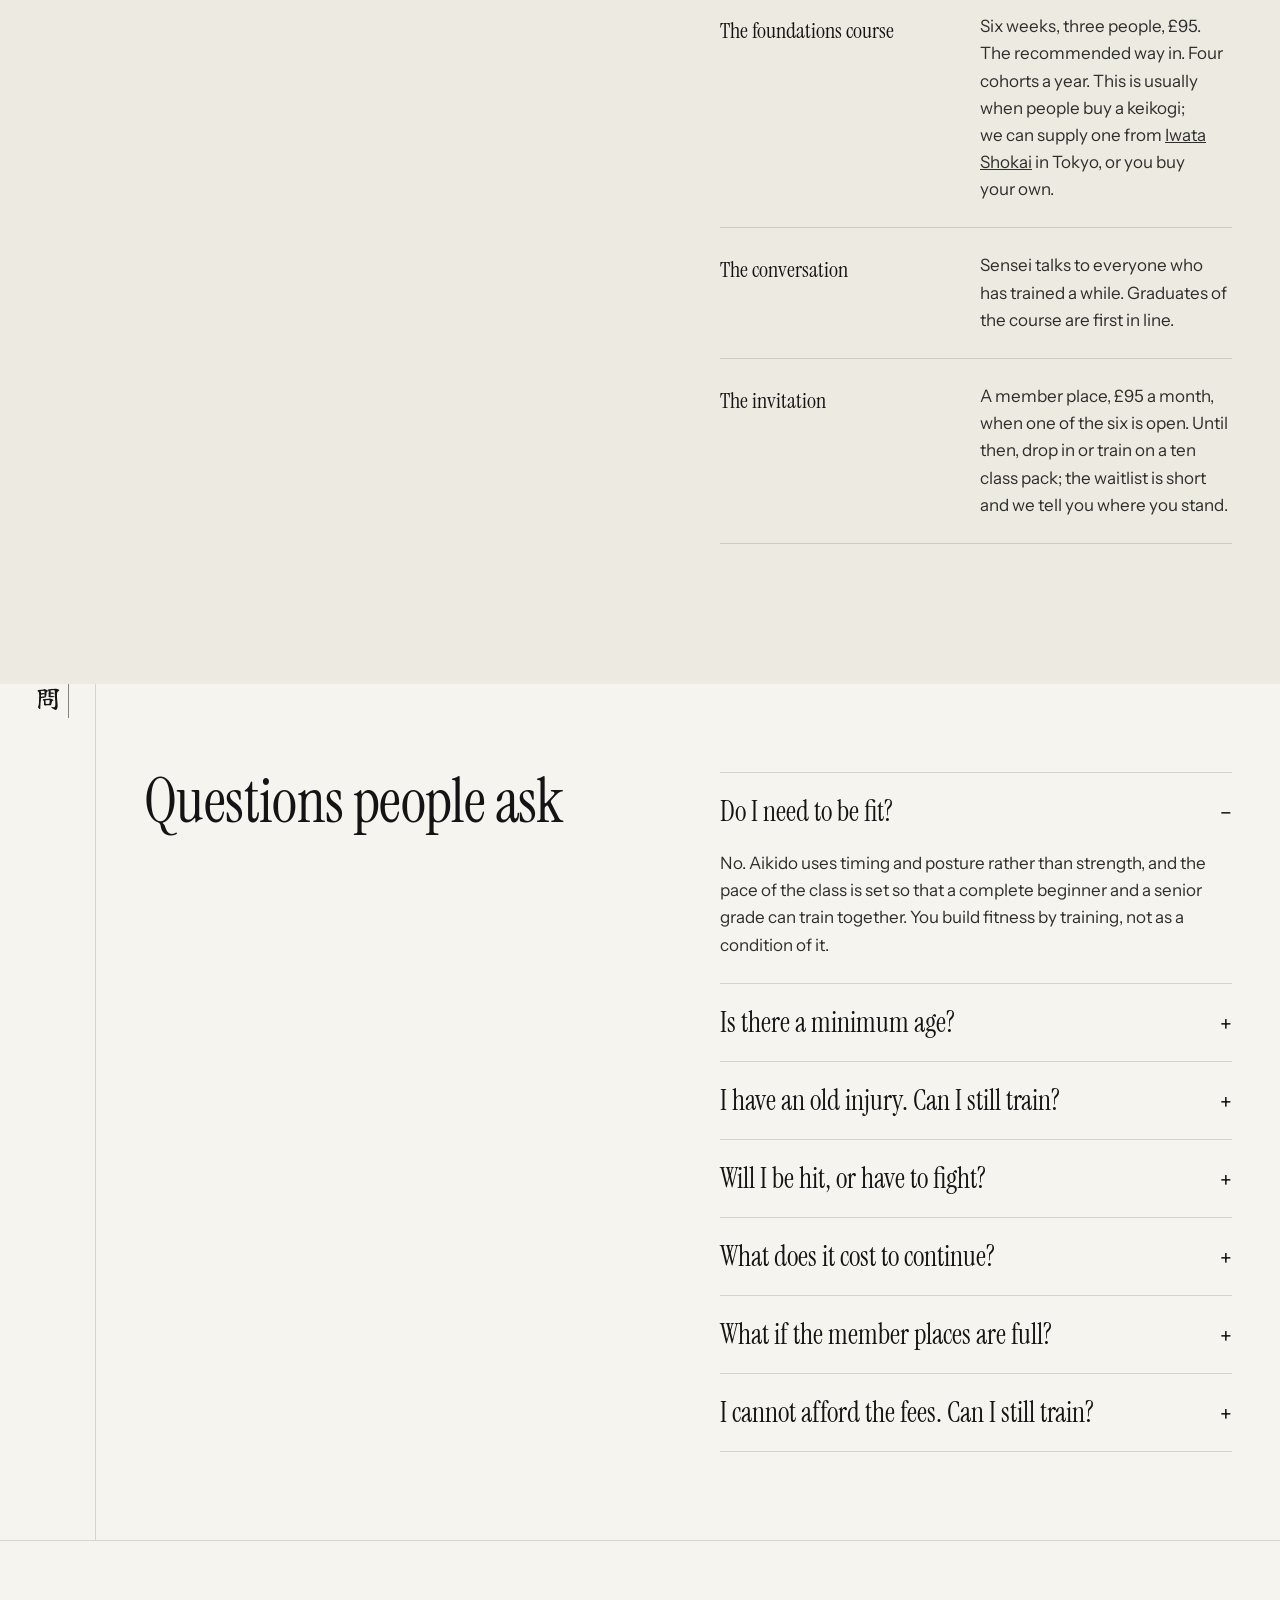
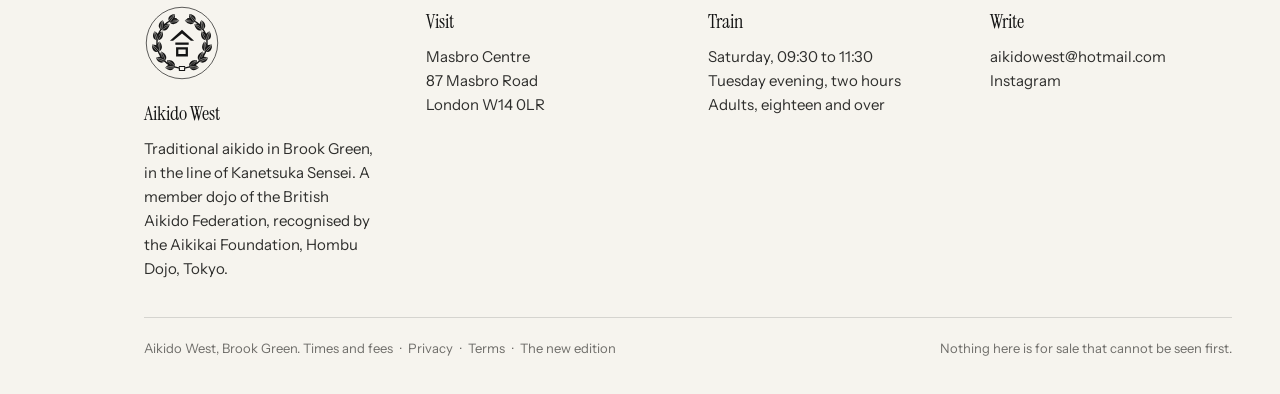
<file: begin.html>
<!doctype html>
<html lang="en">
<head>
<meta charset="utf-8">
<meta name="viewport" content="width=device-width,initial-scale=1">
<title>Begin, Aikido West</title>
<meta name="description" content="What a first visit to Aikido West involves, and the three ways people train here.">
<link rel="icon" type="image/svg+xml" href="assets/mon/mark.svg">
<link rel="icon" type="image/png" sizes="64x64" href="assets/favicon-64.png">
<link rel="apple-touch-icon" href="assets/apple-touch-icon.png">
<meta name="theme-color" content="#182A42">
<meta property="og:site_name" content="Aikido West">
<meta property="og:title" content="Begin, Aikido West">
<meta property="og:description" content="What a first visit to Aikido West involves, and the three ways people train here.">
<meta property="og:image" content="https://mobstershaikh.github.io/aikido-west/assets/stock/kumano_torii.jpg">
<meta property="og:type" content="website">
<link rel="preload" href="assets/fonts/instrument-serif/instrument-serif-latin-400-normal.woff2" as="font" type="font/woff2" crossorigin>
<link rel="preload" href="assets/fonts/instrument-sans/files/instrument-sans-latin-400-normal.woff2" as="font" type="font/woff2" crossorigin>
<link rel="preload" href="assets/fonts/kanji/yuji-boku-400.woff2" as="font" type="font/woff2" crossorigin>
<link rel="stylesheet" href="assets/site.css">
<script type="speculationrules">{"prerender":[{"where":{"href_matches":"/*"},"eagerness":"moderate"}]}</script>
<script src="assets/js/gsap.min.js"></script>
<script src="assets/js/ScrollTrigger.min.js"></script>
<script src="assets/js/lenis.min.js"></script>

</head>
<body>
<a class="skip" href="#main">Skip to content</a>
<svg width="0" height="0" style="position:absolute" aria-hidden="true"><filter id="grainF"><feTurbulence type="fractalNoise" baseFrequency="0.85" numOctaves="2" stitchTiles="stitch"></feTurbulence><feColorMatrix type="saturate" values="0"></feColorMatrix></filter></svg>
<div class="grain" style="filter:url(#grainF)" aria-hidden="true"></div>
<div class="shell">
<header class="nav">
  <a class="brand" href="index.html" aria-label="Aikido West, home">
    <svg xmlns="http://www.w3.org/2000/svg" viewBox="-50 -50 100 100" class="mon" aria-hidden="true"><circle cx="0" cy="0" r="47" fill="none" stroke="currentColor" stroke-width="0.9"/><circle cx="0" cy="0" r="42" fill="none" stroke="currentColor" stroke-width="4.2"/><g fill="currentColor" transform="translate(0,0.4) scale(0.98)"><path d="M0,-27.5 L-24.5,-5 L-18,-5 L0,-19.6 L18,-5 L24.5,-5 Z"/><rect x="-13.5" y="-1.6" width="27" height="4.6"/><path d="M-12,8 H12 V26.5 H-12 Z M-7.4,12.6 V21.9 H7.4 V12.6 Z" fill-rule="evenodd"/></g></svg>
    <span class="name">AIKIDO WEST</span>
  </a>
  <nav class="links" aria-label="Pages">
    <a href="begin.html">Begin</a>
    <a href="lineage.html">The line</a>
    <a href="the-art.html">The art</a>
    <a href="times.html">Times and fees</a>
    <a href="organisations.html">For organisations</a>
    <a href="shop.html">Shop</a>
    <a href="contact.html">Write to us</a>
  </nav>
  <a class="btn cta" href="book.html">Book a first class</a>
</header>
<div class="scroll" id="main">
<section class="st station first" style=""><div class="mark" aria-hidden="true"><span>始</span></div><div class="inner" style="margin-left:0">
<div style="display:flex;flex-direction:column;gap:28px;max-width:1000px">
  <p class="preface"><span class="k">初心</span>shoshin. The beginner's mind, which the old teachers said was the one worth keeping.</p>
  <h1 class="display h1" style="font-size:clamp(46px,6.4vw,100px)">You do not need to be fit, flexible or brave. You need to turn up.</h1>
  <p class="lead" style="max-width:640px">Everything a first visit involves is on this page: what to wear, what happens, and the three ways people train here. A booked place is a confirmed place; a class is full at fifteen. If you read nothing else, come once on a Saturday and see for yourself.</p>
</div></div></section>
<section class="st plate light"><div class="mark" aria-hidden="true"><span>光</span></div><img class="ph" src="assets/stock/tatami_light.jpg" alt="Morning light falling across tatami through an open door" style="object-position:center 60%"><div class="veil" aria-hidden="true"></div><div class="text"><p class="cap" style="max-width:640px">Bare feet on the mat, sandals at the edge of it. The first lesson is how to fall.</p><p class="note">Light on tatami</p></div></section>
<section class="st station" style=""><div class="mark" aria-hidden="true"><span>衣</span></div><div class="inner" style="margin-left:0">
<div class="two top">
  <div style="display:flex;flex-direction:column;gap:28px">
    <h2 class="display h2">Your first visit</h2>
    <div class="rows">
      <div class="row"><p class="k">Before</p><p class="v">Tracksuit bottoms and a long sleeved top. Bare feet on the mat, sandals to the edge of it. No uniform is needed until you decide to stay.</p></div>
      <div class="row"><p class="k">The first ten minutes</p><p class="v">A bow at the door, a bow to the room, a warm up. Sensei shows you how to fall before she shows you anything else, because everything else depends on it.</p></div>
      <div class="row"><p class="k">The two hours</p><p class="v">Paired practice, partners changing through the class. A senior grade is placed beside you on purpose, so that the first thing you feel is someone taking care.</p></div>
      <div class="row"><p class="k">What it is not</p><p class="v">No punching bags, no sparring for beginners, no fitness test and no ego. An attack is received, joined and finished in one movement. You will be tired in a good way.</p></div>
      <div class="row"><p class="k">Afterwards</p><p class="v">Up to three sessions before any registration is needed. If you continue, you join the British Aikido Federation, which includes your insurance.</p></div>
    </div>
  </div>
  <figure class="frame" style="height:clamp(460px,52vw,760px)"><img class="ph" loading="lazy" decoding="async" src="assets/sensei_bokken.jpg" alt="Arabella Braun with a wooden sword raised, morning light behind her"><figcaption class="fcap">Arabella Braun, 5th Dan. The Masbro Centre.</figcaption></figure>
</div></div></section>
<section class="st station alt" style=""><div class="mark" aria-hidden="true"><span>門</span></div><div class="inner" style="margin-left:0">
<div style="display:flex;flex-direction:column;gap:40px">
  <h2 class="display h2">Two ways to begin</h2>
  <div class="two top">
    <div style="display:flex;flex-direction:column;gap:18px">
      <p class="note">A first class</p>
      <p class="display" style="font-size:clamp(44px,5vw,72px)">£15</p>
      <h3 class="h3">One Saturday morning. Choose a date, book, arrive.</h3>
      <div class="prose"><p>Two hours on the mat with everyone else. No obligation afterwards and no sales conversation; if you want to continue, you book again. The health questionnaire, the waiver and your consent for us to hold your health answers take a minute at booking.</p></div>
      <div><a class="btn fill" href="book.html">Book a first class</a></div>
    </div>
    <div style="display:flex;flex-direction:column;gap:18px">
      <p class="note">The foundations course</p>
      <p class="display" style="font-size:clamp(44px,5vw,72px)">£95</p>
      <h3 class="h3">Six weeks, three people, the whole foundation.</h3>
      <div class="prose"><p>Falling, posture, the first techniques and the etiquette of the dojo, taught to three people at once so that nothing is missed. Four cohorts a year. Graduates are first in line for a member place, ahead of the waitlist. Write to us for the next date.</p></div>
      <div><a class="btn" href="book.html">Reserve a course place</a></div>
    </div>
  </div>
</div></div></section>
<section class="st station" style=""><div class="mark" aria-hidden="true"><span>招</span></div><div class="inner" style="margin-left:0">
<div class="two top">
  <div style="display:flex;flex-direction:column;gap:20px">
    <h2 class="display h2">Membership, by invitation</h2>
    <p class="note">There is no buy button on this page, and that is deliberate.</p>
  </div>
  <div style="display:flex;flex-direction:column;gap:22px">
    <div class="prose">
      <p>Membership is a guaranteed place on a small mat, with a 5th Dan teaching for two hours, twice a week: Saturday morning and Tuesday evening. It is offered to six people at a time, and the route is the same for everyone: a first class, a conversation with sensei, then an invitation.</p>
      <p>An invitation is earned by attitude, attendance and fit, not by how fast you are or how much you already know. When all six places are held, course graduates are first in line and everyone else joins a short waitlist; either way we tell you honestly where you stand and what the wait has been. If the fees are beyond you, say so: a small number of sponsored places exist each year for people who could not otherwise train, and nobody else is told.</p>
    </div>
    <div style="display:flex;flex-wrap:wrap;gap:14px"><a class="btn fill" href="book.html">Start with a first class</a><a class="btn" href="contact.html">Join the waitlist</a></div>
  </div>
</div></div></section>
<section class="st station alt" style=""><div class="mark" aria-hidden="true"><span>年</span></div><div class="inner" style="margin-left:0">
<div class="two top">
  <div style="display:flex;flex-direction:column;gap:20px">
    <h2 class="display h2">Your first year, in order.</h2>
    <div class="prose"><p>The whole route from the door to a member place, so that nothing on this site has to be guessed at.</p></div>
  </div>
  <div class="rows">
    <div class="row"><p class="k">A first class</p><p class="v">Any Saturday morning or Tuesday evening. Booked online, £15, your place confirmed at booking.</p></div>
    <div class="row"><p class="k">Up to three sessions</p><p class="v">Drop in at £35 a class while you decide. No registration yet.</p></div>
    <div class="row"><p class="k">The federation</p><p class="v">After your third session you join the British Aikido Federation, £35 a year, which includes your insurance.</p></div>
    <div class="row"><p class="k">The foundations course</p><p class="v">Six weeks, three people, £95. The recommended way in. Four cohorts a year. This is usually when people buy a keikogi; we can supply one from <a href="https://www.sinonome-japan.com/en/content/55-iwata-shokai" target="_blank" rel="noopener" style="text-decoration:underline">Iwata Shokai</a> in Tokyo, or you buy your own.</p></div>
    <div class="row"><p class="k">The conversation</p><p class="v">Sensei talks to everyone who has trained a while. Graduates of the course are first in line.</p></div>
    <div class="row"><p class="k">The invitation</p><p class="v">A member place, £95 a month, when one of the six is open. Until then, drop in or train on a ten class pack; the waitlist is short and we tell you where you stand.</p></div>
  </div>
</div></div></section>
<section class="st station tight" style=""><div class="mark" aria-hidden="true"><span>問</span></div><div class="inner" style="margin-left:0">
<div class="two top">
  <h2 class="display h2">Questions people ask</h2>
  <div class="qs"><div><button class="q" data-faq="0" aria-expanded="true"><span>Do I need to be fit?</span><span class="m" aria-hidden="true">−</span></button><p class="a" data-ans="0">No. Aikido uses timing and posture rather than strength, and the pace of the class is set so that a complete beginner and a senior grade can train together. You build fitness by training, not as a condition of it.</p></div><div><button class="q" data-faq="1" aria-expanded="false"><span>Is there a minimum age?</span><span class="m" aria-hidden="true">+</span></button><p class="a" data-ans="1" hidden>Classes are for adults aged eighteen and over. There is no juniors programme at present.</p></div><div><button class="q" data-faq="2" aria-expanded="false"><span>I have an old injury. Can I still train?</span><span class="m" aria-hidden="true">+</span></button><p class="a" data-ans="2" hidden>Usually, yes. Tell us at booking through the health questionnaire, and tell sensei on the day. Techniques can be adapted, and you are never asked to take a fall you are not ready for.</p></div><div><button class="q" data-faq="3" aria-expanded="false"><span>Will I be hit, or have to fight?</span><span class="m" aria-hidden="true">+</span></button><p class="a" data-ans="3" hidden>No. There is no sparring for beginners and no striking practice. Aikido has no first attack: you learn to receive and redirect, and your partners are there to help you learn.</p></div><div><button class="q" data-faq="4" aria-expanded="false"><span>What does it cost to continue?</span><span class="m" aria-hidden="true">+</span></button><p class="a" data-ans="4" hidden>Every fee is on the times and fees page: a drop-in class, a ten class pack, the foundations course, and federation membership. Membership of the dojo is by invitation and its fee is published there too.</p></div><div><button class="q" data-faq="5" aria-expanded="false"><span>What if the member places are full?</span><span class="m" aria-hidden="true">+</span></button><p class="a" data-ans="5" hidden>You can keep training as a drop-in or on a pack, and we keep a short waitlist with your name and your place on it. The waitlist is also what persuades us to open a third weekly class.</p></div><div><button class="q" data-faq="6" aria-expanded="false"><span>I cannot afford the fees. Can I still train?</span><span class="m" aria-hidden="true">+</span></button><p class="a" data-ans="6" hidden>Possibly, yes. A small number of sponsored places exist each year, funded by people and organisations who want the door kept open. Write to us in confidence and we will tell you honestly whether one is available. Nobody else is told.</p></div></div>
</div></div></section>

</div>
<footer class="foot">
  <div class="cols">
    <div><svg xmlns="http://www.w3.org/2000/svg" viewBox="-50 -50 100 100" class="crest foot-crest" role="img" aria-label="Aikido West crest"><mask id="mcrestf" maskUnits="userSpaceOnUse" x="-50" y="-50" width="100" height="100"><circle cx="0" cy="0" r="47" fill="none" stroke="#fff" stroke-width="0.9"/><path d="M-4.59,32.68 A33,33 0 0 1 -7.98,-32.02" fill="none" stroke="#fff" stroke-width="1.8" stroke-linecap="round"/><path d="M-9.77,31.52 C-8.02,26.49 -11.99,21.65 -19.61,22.28 C-19.76,29.91 -14.68,33.57 -9.77,31.52 Z" fill="#fff"/><path d="M-11.53,31.42 Q-16.90,26.89 -18.88,23.48" fill="none" stroke="#000" stroke-width="0.55" stroke-linecap="round"/><path d="M-9.97,29.77 Q-14.83,24.69 -18.36,22.93" fill="none" stroke="#000" stroke-width="0.55" stroke-linecap="round"/><path d="M-9.77,31.52 C-12.15,27.09 -17.90,26.80 -22.14,32.56 C-17.00,37.53 -11.38,36.29 -9.77,31.52 Z" fill="#fff"/><path d="M-10.92,32.70 Q-17.32,33.59 -20.88,32.81" fill="none" stroke="#000" stroke-width="0.55" stroke-linecap="round"/><path d="M-11.10,30.55 Q-17.56,30.73 -20.94,32.10" fill="none" stroke="#000" stroke-width="0.55" stroke-linecap="round"/><path d="M-22.74,23.92 C-18.94,20.18 -20.35,14.08 -27.45,11.27 C-30.98,18.04 -28.05,23.58 -22.74,23.92 Z" fill="#fff"/><path d="M-24.27,23.05 Q-27.08,16.60 -27.34,12.67" fill="none" stroke="#000" stroke-width="0.55" stroke-linecap="round"/><path d="M-22.15,22.26 Q-24.24,15.55 -26.63,12.40" fill="none" stroke="#000" stroke-width="0.55" stroke-linecap="round"/><path d="M-22.74,23.92 C-22.90,18.89 -27.93,16.07 -34.29,19.36 C-31.89,26.09 -26.29,27.48 -22.74,23.92 Z" fill="#fff"/><path d="M-24.29,24.46 Q-30.43,22.43 -33.27,20.15" fill="none" stroke="#000" stroke-width="0.55" stroke-linecap="round"/><path d="M-23.50,22.46 Q-29.37,19.75 -33.00,19.48" fill="none" stroke="#000" stroke-width="0.55" stroke-linecap="round"/><path d="M-30.99,11.35 C-25.93,9.69 -24.49,3.59 -29.60,-2.08 C-35.77,2.43 -35.60,8.69 -30.99,11.35 Z" fill="#fff"/><path d="M-31.98,9.89 Q-31.63,2.87 -30.12,-0.77" fill="none" stroke="#000" stroke-width="0.55" stroke-linecap="round"/><path d="M-29.72,10.12 Q-28.62,3.18 -29.37,-0.70" fill="none" stroke="#000" stroke-width="0.55" stroke-linecap="round"/><path d="M-30.99,11.35 C-28.90,6.77 -32.16,2.02 -39.32,2.14 C-40.15,9.24 -35.75,12.96 -30.99,11.35 Z" fill="#fff"/><path d="M-32.62,11.15 Q-37.22,6.60 -38.75,3.30" fill="none" stroke="#000" stroke-width="0.55" stroke-linecap="round"/><path d="M-31.02,9.71 Q-35.09,4.67 -38.22,2.82" fill="none" stroke="#000" stroke-width="0.55" stroke-linecap="round"/><path d="M-32.81,-3.57 C-27.54,-2.82 -23.54,-7.64 -25.61,-15.00 C-33.13,-13.69 -35.76,-8.00 -32.81,-3.57 Z" fill="#fff"/><path d="M-33.05,-5.32 Q-29.62,-11.46 -26.65,-14.05" fill="none" stroke="#000" stroke-width="0.55" stroke-linecap="round"/><path d="M-31.13,-4.11 Q-27.06,-9.85 -26.01,-13.65" fill="none" stroke="#000" stroke-width="0.55" stroke-linecap="round"/><path d="M-32.81,-3.57 C-28.91,-6.75 -29.72,-12.46 -36.18,-15.53 C-40.09,-9.53 -37.79,-4.24 -32.81,-3.57 Z" fill="#fff"/><path d="M-34.18,-4.48 Q-36.28,-10.59 -36.19,-14.23" fill="none" stroke="#000" stroke-width="0.55" stroke-linecap="round"/><path d="M-32.11,-5.06 Q-33.52,-11.37 -35.50,-14.43" fill="none" stroke="#000" stroke-width="0.55" stroke-linecap="round"/><path d="M-27.82,-17.76 C-23.43,-14.74 -17.71,-17.29 -16.30,-24.80 C-23.62,-26.97 -28.50,-23.04 -27.82,-17.76 Z" fill="#fff"/><path d="M-27.26,-19.43 Q-21.46,-23.41 -17.65,-24.42" fill="none" stroke="#000" stroke-width="0.55" stroke-linecap="round"/><path d="M-26.07,-17.49 Q-19.89,-20.83 -17.25,-23.77" fill="none" stroke="#000" stroke-width="0.55" stroke-linecap="round"/><path d="M-27.82,-17.76 C-22.91,-18.88 -21.11,-24.35 -25.54,-29.97 C-31.70,-26.32 -31.99,-20.57 -27.82,-17.76 Z" fill="#fff"/><path d="M-28.65,-19.17 Q-27.82,-25.59 -26.12,-28.81" fill="none" stroke="#000" stroke-width="0.55" stroke-linecap="round"/><path d="M-26.53,-18.78 Q-24.99,-25.06 -25.42,-28.68" fill="none" stroke="#000" stroke-width="0.55" stroke-linecap="round"/><path d="M-17.05,-28.25 C-14.46,-23.61 -8.20,-23.35 -3.61,-29.46 C-9.21,-34.65 -15.32,-33.29 -17.05,-28.25 Z" fill="#fff"/><path d="M-15.81,-29.50 Q-8.85,-30.50 -4.99,-29.71" fill="none" stroke="#000" stroke-width="0.55" stroke-linecap="round"/><path d="M-15.61,-27.24 Q-8.58,-27.49 -4.92,-28.96" fill="none" stroke="#000" stroke-width="0.55" stroke-linecap="round"/><path d="M-17.05,-28.25 C-12.16,-27.08 -8.12,-31.19 -9.60,-38.19 C-16.73,-37.65 -19.55,-32.62 -17.05,-28.25 Z" fill="#fff"/><path d="M-17.17,-29.89 Q-13.58,-35.27 -10.63,-37.41" fill="none" stroke="#000" stroke-width="0.55" stroke-linecap="round"/><path d="M-15.45,-28.60 Q-11.28,-33.55 -10.06,-36.98" fill="none" stroke="#000" stroke-width="0.55" stroke-linecap="round"/><path d="M4.59,32.68 A33,33 0 0 0 7.98,-32.02" fill="none" stroke="#fff" stroke-width="1.8" stroke-linecap="round"/><path d="M9.77,31.52 C14.68,33.57 19.76,29.91 19.61,22.28 C11.99,21.65 8.02,26.49 9.77,31.52 Z" fill="#fff"/><path d="M9.97,29.77 Q14.83,24.69 18.36,22.93" fill="none" stroke="#000" stroke-width="0.55" stroke-linecap="round"/><path d="M11.53,31.42 Q16.90,26.89 18.88,23.48" fill="none" stroke="#000" stroke-width="0.55" stroke-linecap="round"/><path d="M9.77,31.52 C11.38,36.29 17.00,37.53 22.14,32.56 C17.90,26.80 12.15,27.09 9.77,31.52 Z" fill="#fff"/><path d="M11.10,30.55 Q17.56,30.73 20.94,32.10" fill="none" stroke="#000" stroke-width="0.55" stroke-linecap="round"/><path d="M10.92,32.70 Q17.32,33.59 20.88,32.81" fill="none" stroke="#000" stroke-width="0.55" stroke-linecap="round"/><path d="M22.74,23.92 C28.05,23.58 30.98,18.04 27.45,11.27 C20.35,14.08 18.94,20.18 22.74,23.92 Z" fill="#fff"/><path d="M22.15,22.26 Q24.24,15.55 26.63,12.40" fill="none" stroke="#000" stroke-width="0.55" stroke-linecap="round"/><path d="M24.27,23.05 Q27.08,16.60 27.34,12.67" fill="none" stroke="#000" stroke-width="0.55" stroke-linecap="round"/><path d="M22.74,23.92 C26.29,27.48 31.89,26.09 34.29,19.36 C27.93,16.07 22.90,18.89 22.74,23.92 Z" fill="#fff"/><path d="M23.50,22.46 Q29.37,19.75 33.00,19.48" fill="none" stroke="#000" stroke-width="0.55" stroke-linecap="round"/><path d="M24.29,24.46 Q30.43,22.43 33.27,20.15" fill="none" stroke="#000" stroke-width="0.55" stroke-linecap="round"/><path d="M30.99,11.35 C35.60,8.69 35.77,2.43 29.60,-2.08 C24.49,3.59 25.93,9.69 30.99,11.35 Z" fill="#fff"/><path d="M29.72,10.12 Q28.62,3.18 29.37,-0.70" fill="none" stroke="#000" stroke-width="0.55" stroke-linecap="round"/><path d="M31.98,9.89 Q31.63,2.87 30.12,-0.77" fill="none" stroke="#000" stroke-width="0.55" stroke-linecap="round"/><path d="M30.99,11.35 C35.75,12.96 40.15,9.24 39.32,2.14 C32.16,2.02 28.90,6.77 30.99,11.35 Z" fill="#fff"/><path d="M31.02,9.71 Q35.09,4.67 38.22,2.82" fill="none" stroke="#000" stroke-width="0.55" stroke-linecap="round"/><path d="M32.62,11.15 Q37.22,6.60 38.75,3.30" fill="none" stroke="#000" stroke-width="0.55" stroke-linecap="round"/><path d="M32.81,-3.57 C35.76,-8.00 33.13,-13.69 25.61,-15.00 C23.54,-7.64 27.54,-2.82 32.81,-3.57 Z" fill="#fff"/><path d="M31.13,-4.11 Q27.06,-9.85 26.01,-13.65" fill="none" stroke="#000" stroke-width="0.55" stroke-linecap="round"/><path d="M33.05,-5.32 Q29.62,-11.46 26.65,-14.05" fill="none" stroke="#000" stroke-width="0.55" stroke-linecap="round"/><path d="M32.81,-3.57 C37.79,-4.24 40.09,-9.53 36.18,-15.53 C29.72,-12.46 28.91,-6.75 32.81,-3.57 Z" fill="#fff"/><path d="M32.11,-5.06 Q33.52,-11.37 35.50,-14.43" fill="none" stroke="#000" stroke-width="0.55" stroke-linecap="round"/><path d="M34.18,-4.48 Q36.28,-10.59 36.19,-14.23" fill="none" stroke="#000" stroke-width="0.55" stroke-linecap="round"/><path d="M27.82,-17.76 C28.50,-23.04 23.62,-26.97 16.30,-24.80 C17.71,-17.29 23.43,-14.74 27.82,-17.76 Z" fill="#fff"/><path d="M26.07,-17.49 Q19.89,-20.83 17.25,-23.77" fill="none" stroke="#000" stroke-width="0.55" stroke-linecap="round"/><path d="M27.26,-19.43 Q21.46,-23.41 17.65,-24.42" fill="none" stroke="#000" stroke-width="0.55" stroke-linecap="round"/><path d="M27.82,-17.76 C31.99,-20.57 31.70,-26.32 25.54,-29.97 C21.11,-24.35 22.91,-18.88 27.82,-17.76 Z" fill="#fff"/><path d="M26.53,-18.78 Q24.99,-25.06 25.42,-28.68" fill="none" stroke="#000" stroke-width="0.55" stroke-linecap="round"/><path d="M28.65,-19.17 Q27.82,-25.59 26.12,-28.81" fill="none" stroke="#000" stroke-width="0.55" stroke-linecap="round"/><path d="M17.05,-28.25 C15.32,-33.29 9.21,-34.65 3.61,-29.46 C8.20,-23.35 14.46,-23.61 17.05,-28.25 Z" fill="#fff"/><path d="M15.61,-27.24 Q8.58,-27.49 4.92,-28.96" fill="none" stroke="#000" stroke-width="0.55" stroke-linecap="round"/><path d="M15.81,-29.50 Q8.85,-30.50 4.99,-29.71" fill="none" stroke="#000" stroke-width="0.55" stroke-linecap="round"/><path d="M17.05,-28.25 C19.55,-32.62 16.73,-37.65 9.60,-38.19 C8.12,-31.19 12.16,-27.08 17.05,-28.25 Z" fill="#fff"/><path d="M15.45,-28.60 Q11.28,-33.55 10.06,-36.98" fill="none" stroke="#000" stroke-width="0.55" stroke-linecap="round"/><path d="M17.17,-29.89 Q13.58,-35.27 10.63,-37.41" fill="none" stroke="#000" stroke-width="0.55" stroke-linecap="round"/><rect x="-4.2" y="30.10" width="8.4" height="6.8" rx="0.6" fill="#fff"/><rect x="-2.7" y="31.60" width="5.4" height="3.8" rx="0.3" fill="#000"/><g fill="#fff" transform="translate(0,0.4) scale(0.65)"><path d="M0,-27.5 L-24.5,-5 L-18,-5 L0,-19.6 L18,-5 L24.5,-5 Z"/><rect x="-13.5" y="-1.6" width="27" height="4.6"/><path d="M-12,8 H12 V26.5 H-12 Z M-7.4,12.6 V21.9 H7.4 V12.6 Z" fill-rule="evenodd"/></g></mask><rect x="-50" y="-50" width="100" height="100" fill="currentColor" mask="url(#mcrestf)"/></svg><p class="t">Aikido West</p><p>Traditional aikido in Brook Green, in the line of Kanetsuka Sensei. A member dojo of the British Aikido Federation, recognised by the Aikikai Foundation, Hombu Dojo, Tokyo.</p></div>
    <div><p class="t">Visit</p><p>Masbro Centre<br>87 Masbro Road<br>London W14 0LR</p></div>
    <div><p class="t">Train</p><p>Saturday, 09:30 to 11:30<br>Tuesday evening, two hours<br>Adults, eighteen and over</p></div>
    <div><p class="t">Write</p><p><a href="mailto:aikidowest@hotmail.com">aikidowest@hotmail.com</a><br><a href="https://www.instagram.com/aikidowestdojo">Instagram</a></p></div>
  </div>
  <div class="base"><p>Aikido West, Brook Green. <a href="times.html">Times and fees</a> <span class="sep">·</span> <a href="privacy.html">Privacy</a> <span class="sep">·</span> <a href="terms.html">Terms</a> <span class="sep">·</span> <a href="next/index.html">The new edition</a></p><p>Nothing here is for sale that cannot be seen first.</p></div>
</footer>
</div>
<script src="assets/site.js"></script>
<script src="assets/nav.js"></script>
<script>
document.querySelectorAll('[data-faq]').forEach(function(b){b.addEventListener('click',function(){var i=b.getAttribute('data-faq');var open=b.getAttribute('aria-expanded')==='true';document.querySelectorAll('[data-faq]').forEach(function(x){x.setAttribute('aria-expanded','false');x.querySelector('.m').textContent='+';});document.querySelectorAll('[data-ans]').forEach(function(p){p.hidden=true;});if(!open){b.setAttribute('aria-expanded','true');b.querySelector('.m').textContent='−';document.querySelector('[data-ans="'+i+'"]').hidden=false;}});});
</script>
</body>
</html>
</file>
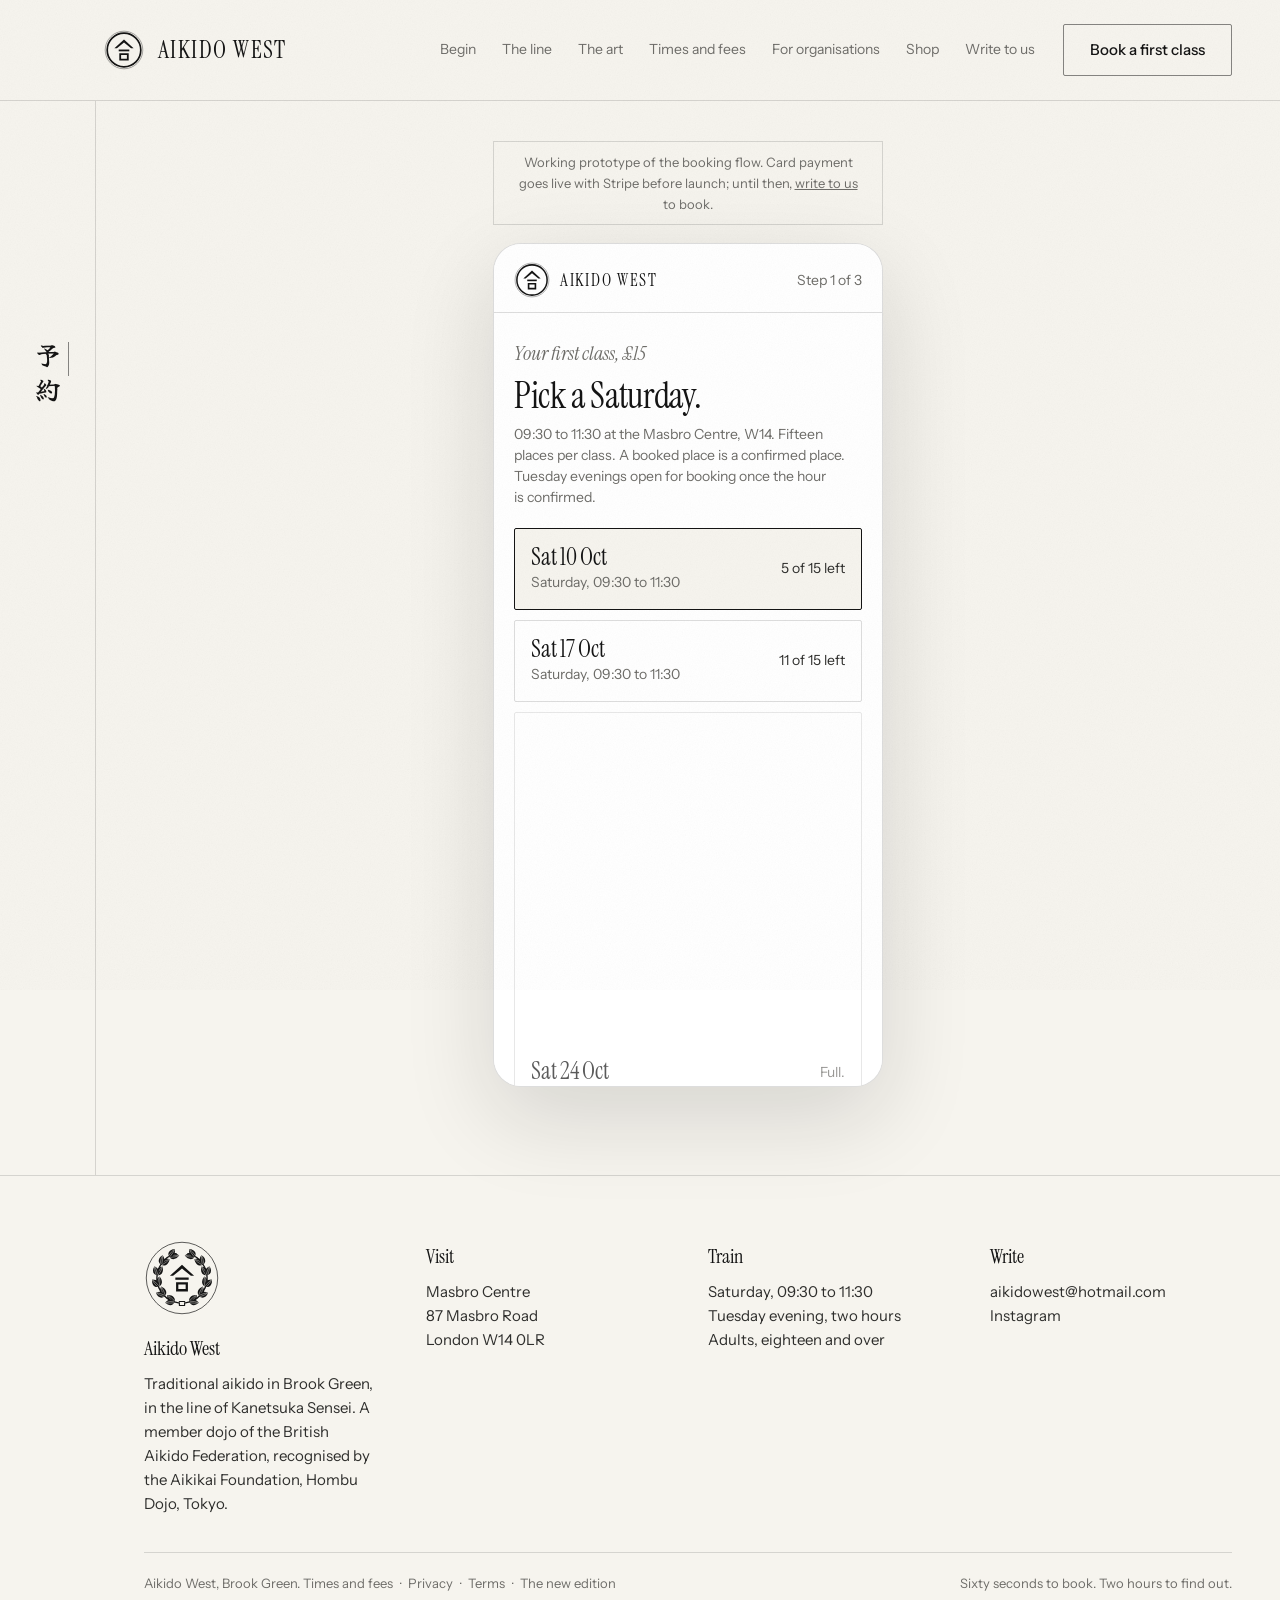
<file: book.html>
<!doctype html>
<html lang="en">
<head>
<meta charset="utf-8">
<meta name="viewport" content="width=device-width,initial-scale=1">
<title>Book a first class, Aikido West</title>
<meta name="description" content="Book a first class at Aikido West in under a minute.">
<link rel="icon" type="image/svg+xml" href="assets/mon/mark.svg">
<link rel="icon" type="image/png" sizes="64x64" href="assets/favicon-64.png">
<link rel="apple-touch-icon" href="assets/apple-touch-icon.png">
<meta name="theme-color" content="#182A42">
<meta property="og:site_name" content="Aikido West">
<meta property="og:title" content="Book a first class, Aikido West">
<meta property="og:description" content="Book a first class at Aikido West in under a minute.">
<meta property="og:image" content="https://mobstershaikh.github.io/aikido-west/assets/stock/kumano_torii.jpg">
<meta property="og:type" content="website">
<link rel="preload" href="assets/fonts/instrument-serif/instrument-serif-latin-400-normal.woff2" as="font" type="font/woff2" crossorigin>
<link rel="preload" href="assets/fonts/instrument-sans/files/instrument-sans-latin-400-normal.woff2" as="font" type="font/woff2" crossorigin>
<link rel="preload" href="assets/fonts/kanji/yuji-boku-400.woff2" as="font" type="font/woff2" crossorigin>
<link rel="stylesheet" href="assets/site.css">
<script type="speculationrules">{"prerender":[{"where":{"href_matches":"/*"},"eagerness":"moderate"}]}</script>
<script src="assets/js/gsap.min.js"></script>
<script src="assets/js/ScrollTrigger.min.js"></script>
<script src="assets/js/lenis.min.js"></script>
<style>
.phone{width:390px;max-width:100%;height:844px;display:flex;flex-direction:column;background:#FFFFFF;overflow:auto;border:1px solid var(--line);border-radius:28px;box-shadow:0 30px 90px rgba(20,20,20,.14);margin:0 auto}
.phone .top{display:flex;align-items:center;justify-content:space-between;padding:18px 20px 14px;border-bottom:1px solid var(--line)}
.dots{display:flex;gap:6px}.dot{width:8px;height:8px;border-radius:50%;background:rgba(20,20,20,.14)}.dot.on{background:var(--ink)}
.step{display:flex;flex-direction:column;gap:20px;padding:24px 20px 28px;flex:1 1 auto}
.slot{display:flex;justify-content:space-between;align-items:center;gap:12px;width:100%;background:transparent;border:1px solid var(--line);padding:16px;min-height:72px;cursor:pointer;font-family:inherit;color:var(--ink);text-align:left;border-radius:2px}
.slot:hover{border-color:var(--ink)}.slot.on{border-color:var(--ink);background:var(--paper)}.slot[disabled]{opacity:.5;cursor:not-allowed}
.check{display:flex;gap:12px;align-items:flex-start;font-family:var(--sans);font-size:16px;line-height:1.5;color:var(--ink-2)}
.check input{width:22px;height:22px;min-height:22px;margin:2px 0 0;flex:0 0 auto;accent-color:var(--ink)}
.phone .btn{width:100%}
.phone .done{background:var(--paper)}
@media(max-width:480px){.phone{height:100vh;border-radius:0;border:0}}
</style>
</head>
<body>
<a class="skip" href="#main">Skip to content</a>
<svg width="0" height="0" style="position:absolute" aria-hidden="true"><filter id="grainF"><feTurbulence type="fractalNoise" baseFrequency="0.85" numOctaves="2" stitchTiles="stitch"></feTurbulence><feColorMatrix type="saturate" values="0"></feColorMatrix></filter></svg>
<div class="grain" style="filter:url(#grainF)" aria-hidden="true"></div>
<div class="shell">
<header class="nav">
  <a class="brand" href="index.html" aria-label="Aikido West, home">
    <svg xmlns="http://www.w3.org/2000/svg" viewBox="-50 -50 100 100" class="mon" aria-hidden="true"><circle cx="0" cy="0" r="47" fill="none" stroke="currentColor" stroke-width="0.9"/><circle cx="0" cy="0" r="42" fill="none" stroke="currentColor" stroke-width="4.2"/><g fill="currentColor" transform="translate(0,0.4) scale(0.98)"><path d="M0,-27.5 L-24.5,-5 L-18,-5 L0,-19.6 L18,-5 L24.5,-5 Z"/><rect x="-13.5" y="-1.6" width="27" height="4.6"/><path d="M-12,8 H12 V26.5 H-12 Z M-7.4,12.6 V21.9 H7.4 V12.6 Z" fill-rule="evenodd"/></g></svg>
    <span class="name">AIKIDO WEST</span>
  </a>
  <nav class="links" aria-label="Pages">
    <a href="begin.html">Begin</a>
    <a href="lineage.html">The line</a>
    <a href="the-art.html">The art</a>
    <a href="times.html">Times and fees</a>
    <a href="organisations.html">For organisations</a>
    <a href="shop.html">Shop</a>
    <a href="contact.html">Write to us</a>
  </nav>
  <a class="btn cta" href="book.html">Book a first class</a>
</header>
<div class="scroll" id="main">
<section class="st station tight" style="padding-top:40px"><div class="mark" aria-hidden="true"><span>予約</span></div><div class="inner" style="margin-left:0">
<p class="proto">Working prototype of the booking flow. Card payment goes live with Stripe before launch; until then, <a href="contact.html">write to us</a> to book.</p>
<div class="phone" id="phone">
  <div class="top"><a href="index.html" class="brand" style="display:flex;align-items:center;gap:10px"><svg xmlns="http://www.w3.org/2000/svg" viewBox="-50 -50 100 100" class="mon" style="width:36px;height:36px" aria-hidden="true"><circle cx="0" cy="0" r="47" fill="none" stroke="currentColor" stroke-width="0.9"/><circle cx="0" cy="0" r="42" fill="none" stroke="currentColor" stroke-width="4.2"/><g fill="currentColor" transform="translate(0,0.4) scale(0.98)"><path d="M0,-27.5 L-24.5,-5 L-18,-5 L0,-19.6 L18,-5 L24.5,-5 Z"/><rect x="-13.5" y="-1.6" width="27" height="4.6"/><path d="M-12,8 H12 V26.5 H-12 Z M-7.4,12.6 V21.9 H7.4 V12.6 Z" fill-rule="evenodd"/></g></svg><span class="display" style="font-size:17px;letter-spacing:.1em">AIKIDO WEST</span></a><p class="small stepno" aria-live="polite">Step <span class="stepn">1</span> of 3</p></div>
  <div class="step" data-step="1">
    <div style="display:flex;flex-direction:column;gap:10px"><p class="note">Your first class, £15</p><h1 class="display" style="font-size:36px">Pick a Saturday.</h1><p class="small">09:30 to 11:30 at the Masbro Centre, W14. Fifteen places per class. A booked place is a confirmed place. Tuesday evenings open for booking once the hour is confirmed.</p></div>
    <div style="display:flex;flex-direction:column;gap:10px"><button class="slot on" data-slot="0" data-date="Sat 10 Oct" aria-pressed="true"><span style="display:flex;flex-direction:column;gap:4px"><span class="display" style="font-size:24px">Sat 10 Oct</span><span class="small">Saturday, 09:30 to 11:30</span></span><span class="small" style="color:var(--ink-2)">5 of 15 left</span></button><button class="slot " data-slot="1" data-date="Sat 17 Oct" aria-pressed="false"><span style="display:flex;flex-direction:column;gap:4px"><span class="display" style="font-size:24px">Sat 17 Oct</span><span class="small">Saturday, 09:30 to 11:30</span></span><span class="small" style="color:var(--ink-2)">11 of 15 left</span></button><a class="slot full" href="contact.html"><span style="display:flex;flex-direction:column;gap:4px"><span class="display" style="font-size:24px">Sat 24 Oct</span><span class="small">Saturday, 09:30 to 11:30</span></span><span class="small" style="text-align:right">Full.<br><u>Join the waitlist</u></span></a><button class="slot " data-slot="3" data-date="Sat 31 Oct" aria-pressed="false"><span style="display:flex;flex-direction:column;gap:4px"><span class="display" style="font-size:24px">Sat 31 Oct</span><span class="small">Saturday, 09:30 to 11:30</span></span><span class="small" style="color:var(--ink-2)">14 of 15 left</span></button></div>
    <div style="margin-top:auto;display:flex;flex-direction:column;gap:12px"><button class="btn fill" data-act="next"><span>Book <span class="chosen">Sat 10 Oct</span>, £15</span></button><p class="small" style="text-align:center">Tracksuit bottoms and a long sleeved top. No experience needed.</p></div>
  </div>
  <div class="step" data-step="2" hidden>
    <div style="display:flex;flex-direction:column;gap:10px"><p class="note"><span>Saturday <span class="chosen">10 Oct</span>, 09:30</span></p><h1 class="display" style="font-size:36px">About you.</h1><p class="small">One minute. The health note goes only to sensei.</p></div>
    <form style="display:flex;flex-direction:column;gap:20px" aria-label="Your details">
      <label for="b-name">Full name<input id="b-name" type="text" name="name" autocomplete="name"></label>
      <label for="b-email">Email<input id="b-email" type="email" name="email" autocomplete="email"></label>
      <label for="b-phone">Mobile<input id="b-phone" type="tel" name="phone" autocomplete="tel"></label>
      <label for="b-health">Injuries or health conditions we should know about<input id="b-health" type="text" name="health" placeholder="None"></label>
      <label class="check" for="b-adult"><input id="b-adult" type="checkbox" name="adult"><span>I am eighteen or over.</span></label>
      <label class="check" for="b-waiver"><input id="b-waiver" type="checkbox" name="waiver"><span>I have read the participation waiver and I understand aikido is a contact martial art.</span></label>
      <label class="check" for="b-consent"><input id="b-consent" type="checkbox" name="consent"><span>I consent to Aikido West holding my health answers so that I can be taught safely. They are seen only by the instructor and deleted when I stop training. <a href="privacy.html">Privacy</a>.</span></label>
    </form>
    <div style="margin-top:auto;display:flex;flex-direction:column;gap:10px"><button class="btn fill" data-act="next">Continue to payment</button><button class="btn" data-act="back">Change the date</button></div>
  </div>
  <div class="step" data-step="3" hidden>
    <div style="display:flex;flex-direction:column;gap:10px"><p class="note">Last step</p><h1 class="display" style="font-size:36px">Pay £15.</h1></div>
    <div style="border:1px solid var(--line);padding:18px;display:flex;flex-direction:column;gap:12px">
      <div style="display:flex;justify-content:space-between;gap:12px"><span>A first class</span><span class="display" style="font-size:24px">£15.00</span></div>
      <div style="display:flex;justify-content:space-between;gap:12px"><span>Saturday <span class="chosen">10 Oct</span>, 09:30 to 11:30</span><span class="small">Masbro Centre</span></div>
      <p class="small">Your place is held for ten minutes while you pay. Cancel up to 24 hours before for a full refund. <a href="terms.html">Terms</a>.</p>
    </div>
    <button class="btn fill" data-act="next">Pay with Apple Pay or Google Pay</button>
    <p class="small" style="text-align:center">or by card</p>
    <form style="display:flex;flex-direction:column;gap:18px" aria-label="Card payment">
      <label for="p-card">Card number<input id="p-card" type="text" name="card" inputmode="numeric" autocomplete="cc-number" placeholder="1234 5678 9012 3456"></label>
      <div style="display:grid;grid-template-columns:1fr 1fr;gap:18px"><label for="p-exp">Expiry<input id="p-exp" type="text" name="exp" autocomplete="cc-exp" placeholder="MM / YY"></label><label for="p-cvc">CVC<input id="p-cvc" type="text" name="cvc" inputmode="numeric" autocomplete="cc-csc" placeholder="123"></label></div>
      <button type="button" class="btn" data-act="next">Pay £15 by card</button>
    </form>
    <p class="small" style="margin-top:auto;text-align:center">Payments by Stripe. We never see your card details.</p>
  </div>
  <div class="step done" data-step="4" hidden>
    <p class="kanji" style="font-size:56px;line-height:1;color:var(--shu)" aria-hidden="true">礼</p>
    <div style="display:flex;flex-direction:column;gap:10px"><p class="note">Booked and paid</p><h1 class="display" style="font-size:36px">See you on the <span class="chosen">10 Oct</span> at 09:20.</h1><p class="prose">Ten minutes early, so sensei can show you how to bow in and how to fall before the class begins.</p></div>
    <div class="rows">
      <div class="row" style="padding:14px 0"><p class="k">Where</p><p class="v">Masbro Centre, 87 Masbro Road, W14 0LR</p></div>
      <div class="row" style="padding:14px 0"><p class="k">Wear</p><p class="v">Tracksuit bottoms, long sleeves</p></div>
      <div class="row" style="padding:14px 0"><p class="k">Bring</p><p class="v">Water, and nothing else</p></div>
    </div>
    <div style="margin-top:auto;display:flex;flex-direction:column;gap:10px"><a class="btn fill" href="index.html">Add to calendar</a><a class="btn" href="begin.html">What happens on the day</a><button class="btn" data-act="restart" style="border-color:transparent;min-height:44px">Start again</button></div>
  </div>
</div>
</div></section>

</div>
<footer class="foot">
  <div class="cols">
    <div><svg xmlns="http://www.w3.org/2000/svg" viewBox="-50 -50 100 100" class="crest foot-crest" role="img" aria-label="Aikido West crest"><mask id="mcrestf" maskUnits="userSpaceOnUse" x="-50" y="-50" width="100" height="100"><circle cx="0" cy="0" r="47" fill="none" stroke="#fff" stroke-width="0.9"/><path d="M-4.59,32.68 A33,33 0 0 1 -7.98,-32.02" fill="none" stroke="#fff" stroke-width="1.8" stroke-linecap="round"/><path d="M-9.77,31.52 C-8.02,26.49 -11.99,21.65 -19.61,22.28 C-19.76,29.91 -14.68,33.57 -9.77,31.52 Z" fill="#fff"/><path d="M-11.53,31.42 Q-16.90,26.89 -18.88,23.48" fill="none" stroke="#000" stroke-width="0.55" stroke-linecap="round"/><path d="M-9.97,29.77 Q-14.83,24.69 -18.36,22.93" fill="none" stroke="#000" stroke-width="0.55" stroke-linecap="round"/><path d="M-9.77,31.52 C-12.15,27.09 -17.90,26.80 -22.14,32.56 C-17.00,37.53 -11.38,36.29 -9.77,31.52 Z" fill="#fff"/><path d="M-10.92,32.70 Q-17.32,33.59 -20.88,32.81" fill="none" stroke="#000" stroke-width="0.55" stroke-linecap="round"/><path d="M-11.10,30.55 Q-17.56,30.73 -20.94,32.10" fill="none" stroke="#000" stroke-width="0.55" stroke-linecap="round"/><path d="M-22.74,23.92 C-18.94,20.18 -20.35,14.08 -27.45,11.27 C-30.98,18.04 -28.05,23.58 -22.74,23.92 Z" fill="#fff"/><path d="M-24.27,23.05 Q-27.08,16.60 -27.34,12.67" fill="none" stroke="#000" stroke-width="0.55" stroke-linecap="round"/><path d="M-22.15,22.26 Q-24.24,15.55 -26.63,12.40" fill="none" stroke="#000" stroke-width="0.55" stroke-linecap="round"/><path d="M-22.74,23.92 C-22.90,18.89 -27.93,16.07 -34.29,19.36 C-31.89,26.09 -26.29,27.48 -22.74,23.92 Z" fill="#fff"/><path d="M-24.29,24.46 Q-30.43,22.43 -33.27,20.15" fill="none" stroke="#000" stroke-width="0.55" stroke-linecap="round"/><path d="M-23.50,22.46 Q-29.37,19.75 -33.00,19.48" fill="none" stroke="#000" stroke-width="0.55" stroke-linecap="round"/><path d="M-30.99,11.35 C-25.93,9.69 -24.49,3.59 -29.60,-2.08 C-35.77,2.43 -35.60,8.69 -30.99,11.35 Z" fill="#fff"/><path d="M-31.98,9.89 Q-31.63,2.87 -30.12,-0.77" fill="none" stroke="#000" stroke-width="0.55" stroke-linecap="round"/><path d="M-29.72,10.12 Q-28.62,3.18 -29.37,-0.70" fill="none" stroke="#000" stroke-width="0.55" stroke-linecap="round"/><path d="M-30.99,11.35 C-28.90,6.77 -32.16,2.02 -39.32,2.14 C-40.15,9.24 -35.75,12.96 -30.99,11.35 Z" fill="#fff"/><path d="M-32.62,11.15 Q-37.22,6.60 -38.75,3.30" fill="none" stroke="#000" stroke-width="0.55" stroke-linecap="round"/><path d="M-31.02,9.71 Q-35.09,4.67 -38.22,2.82" fill="none" stroke="#000" stroke-width="0.55" stroke-linecap="round"/><path d="M-32.81,-3.57 C-27.54,-2.82 -23.54,-7.64 -25.61,-15.00 C-33.13,-13.69 -35.76,-8.00 -32.81,-3.57 Z" fill="#fff"/><path d="M-33.05,-5.32 Q-29.62,-11.46 -26.65,-14.05" fill="none" stroke="#000" stroke-width="0.55" stroke-linecap="round"/><path d="M-31.13,-4.11 Q-27.06,-9.85 -26.01,-13.65" fill="none" stroke="#000" stroke-width="0.55" stroke-linecap="round"/><path d="M-32.81,-3.57 C-28.91,-6.75 -29.72,-12.46 -36.18,-15.53 C-40.09,-9.53 -37.79,-4.24 -32.81,-3.57 Z" fill="#fff"/><path d="M-34.18,-4.48 Q-36.28,-10.59 -36.19,-14.23" fill="none" stroke="#000" stroke-width="0.55" stroke-linecap="round"/><path d="M-32.11,-5.06 Q-33.52,-11.37 -35.50,-14.43" fill="none" stroke="#000" stroke-width="0.55" stroke-linecap="round"/><path d="M-27.82,-17.76 C-23.43,-14.74 -17.71,-17.29 -16.30,-24.80 C-23.62,-26.97 -28.50,-23.04 -27.82,-17.76 Z" fill="#fff"/><path d="M-27.26,-19.43 Q-21.46,-23.41 -17.65,-24.42" fill="none" stroke="#000" stroke-width="0.55" stroke-linecap="round"/><path d="M-26.07,-17.49 Q-19.89,-20.83 -17.25,-23.77" fill="none" stroke="#000" stroke-width="0.55" stroke-linecap="round"/><path d="M-27.82,-17.76 C-22.91,-18.88 -21.11,-24.35 -25.54,-29.97 C-31.70,-26.32 -31.99,-20.57 -27.82,-17.76 Z" fill="#fff"/><path d="M-28.65,-19.17 Q-27.82,-25.59 -26.12,-28.81" fill="none" stroke="#000" stroke-width="0.55" stroke-linecap="round"/><path d="M-26.53,-18.78 Q-24.99,-25.06 -25.42,-28.68" fill="none" stroke="#000" stroke-width="0.55" stroke-linecap="round"/><path d="M-17.05,-28.25 C-14.46,-23.61 -8.20,-23.35 -3.61,-29.46 C-9.21,-34.65 -15.32,-33.29 -17.05,-28.25 Z" fill="#fff"/><path d="M-15.81,-29.50 Q-8.85,-30.50 -4.99,-29.71" fill="none" stroke="#000" stroke-width="0.55" stroke-linecap="round"/><path d="M-15.61,-27.24 Q-8.58,-27.49 -4.92,-28.96" fill="none" stroke="#000" stroke-width="0.55" stroke-linecap="round"/><path d="M-17.05,-28.25 C-12.16,-27.08 -8.12,-31.19 -9.60,-38.19 C-16.73,-37.65 -19.55,-32.62 -17.05,-28.25 Z" fill="#fff"/><path d="M-17.17,-29.89 Q-13.58,-35.27 -10.63,-37.41" fill="none" stroke="#000" stroke-width="0.55" stroke-linecap="round"/><path d="M-15.45,-28.60 Q-11.28,-33.55 -10.06,-36.98" fill="none" stroke="#000" stroke-width="0.55" stroke-linecap="round"/><path d="M4.59,32.68 A33,33 0 0 0 7.98,-32.02" fill="none" stroke="#fff" stroke-width="1.8" stroke-linecap="round"/><path d="M9.77,31.52 C14.68,33.57 19.76,29.91 19.61,22.28 C11.99,21.65 8.02,26.49 9.77,31.52 Z" fill="#fff"/><path d="M9.97,29.77 Q14.83,24.69 18.36,22.93" fill="none" stroke="#000" stroke-width="0.55" stroke-linecap="round"/><path d="M11.53,31.42 Q16.90,26.89 18.88,23.48" fill="none" stroke="#000" stroke-width="0.55" stroke-linecap="round"/><path d="M9.77,31.52 C11.38,36.29 17.00,37.53 22.14,32.56 C17.90,26.80 12.15,27.09 9.77,31.52 Z" fill="#fff"/><path d="M11.10,30.55 Q17.56,30.73 20.94,32.10" fill="none" stroke="#000" stroke-width="0.55" stroke-linecap="round"/><path d="M10.92,32.70 Q17.32,33.59 20.88,32.81" fill="none" stroke="#000" stroke-width="0.55" stroke-linecap="round"/><path d="M22.74,23.92 C28.05,23.58 30.98,18.04 27.45,11.27 C20.35,14.08 18.94,20.18 22.74,23.92 Z" fill="#fff"/><path d="M22.15,22.26 Q24.24,15.55 26.63,12.40" fill="none" stroke="#000" stroke-width="0.55" stroke-linecap="round"/><path d="M24.27,23.05 Q27.08,16.60 27.34,12.67" fill="none" stroke="#000" stroke-width="0.55" stroke-linecap="round"/><path d="M22.74,23.92 C26.29,27.48 31.89,26.09 34.29,19.36 C27.93,16.07 22.90,18.89 22.74,23.92 Z" fill="#fff"/><path d="M23.50,22.46 Q29.37,19.75 33.00,19.48" fill="none" stroke="#000" stroke-width="0.55" stroke-linecap="round"/><path d="M24.29,24.46 Q30.43,22.43 33.27,20.15" fill="none" stroke="#000" stroke-width="0.55" stroke-linecap="round"/><path d="M30.99,11.35 C35.60,8.69 35.77,2.43 29.60,-2.08 C24.49,3.59 25.93,9.69 30.99,11.35 Z" fill="#fff"/><path d="M29.72,10.12 Q28.62,3.18 29.37,-0.70" fill="none" stroke="#000" stroke-width="0.55" stroke-linecap="round"/><path d="M31.98,9.89 Q31.63,2.87 30.12,-0.77" fill="none" stroke="#000" stroke-width="0.55" stroke-linecap="round"/><path d="M30.99,11.35 C35.75,12.96 40.15,9.24 39.32,2.14 C32.16,2.02 28.90,6.77 30.99,11.35 Z" fill="#fff"/><path d="M31.02,9.71 Q35.09,4.67 38.22,2.82" fill="none" stroke="#000" stroke-width="0.55" stroke-linecap="round"/><path d="M32.62,11.15 Q37.22,6.60 38.75,3.30" fill="none" stroke="#000" stroke-width="0.55" stroke-linecap="round"/><path d="M32.81,-3.57 C35.76,-8.00 33.13,-13.69 25.61,-15.00 C23.54,-7.64 27.54,-2.82 32.81,-3.57 Z" fill="#fff"/><path d="M31.13,-4.11 Q27.06,-9.85 26.01,-13.65" fill="none" stroke="#000" stroke-width="0.55" stroke-linecap="round"/><path d="M33.05,-5.32 Q29.62,-11.46 26.65,-14.05" fill="none" stroke="#000" stroke-width="0.55" stroke-linecap="round"/><path d="M32.81,-3.57 C37.79,-4.24 40.09,-9.53 36.18,-15.53 C29.72,-12.46 28.91,-6.75 32.81,-3.57 Z" fill="#fff"/><path d="M32.11,-5.06 Q33.52,-11.37 35.50,-14.43" fill="none" stroke="#000" stroke-width="0.55" stroke-linecap="round"/><path d="M34.18,-4.48 Q36.28,-10.59 36.19,-14.23" fill="none" stroke="#000" stroke-width="0.55" stroke-linecap="round"/><path d="M27.82,-17.76 C28.50,-23.04 23.62,-26.97 16.30,-24.80 C17.71,-17.29 23.43,-14.74 27.82,-17.76 Z" fill="#fff"/><path d="M26.07,-17.49 Q19.89,-20.83 17.25,-23.77" fill="none" stroke="#000" stroke-width="0.55" stroke-linecap="round"/><path d="M27.26,-19.43 Q21.46,-23.41 17.65,-24.42" fill="none" stroke="#000" stroke-width="0.55" stroke-linecap="round"/><path d="M27.82,-17.76 C31.99,-20.57 31.70,-26.32 25.54,-29.97 C21.11,-24.35 22.91,-18.88 27.82,-17.76 Z" fill="#fff"/><path d="M26.53,-18.78 Q24.99,-25.06 25.42,-28.68" fill="none" stroke="#000" stroke-width="0.55" stroke-linecap="round"/><path d="M28.65,-19.17 Q27.82,-25.59 26.12,-28.81" fill="none" stroke="#000" stroke-width="0.55" stroke-linecap="round"/><path d="M17.05,-28.25 C15.32,-33.29 9.21,-34.65 3.61,-29.46 C8.20,-23.35 14.46,-23.61 17.05,-28.25 Z" fill="#fff"/><path d="M15.61,-27.24 Q8.58,-27.49 4.92,-28.96" fill="none" stroke="#000" stroke-width="0.55" stroke-linecap="round"/><path d="M15.81,-29.50 Q8.85,-30.50 4.99,-29.71" fill="none" stroke="#000" stroke-width="0.55" stroke-linecap="round"/><path d="M17.05,-28.25 C19.55,-32.62 16.73,-37.65 9.60,-38.19 C8.12,-31.19 12.16,-27.08 17.05,-28.25 Z" fill="#fff"/><path d="M15.45,-28.60 Q11.28,-33.55 10.06,-36.98" fill="none" stroke="#000" stroke-width="0.55" stroke-linecap="round"/><path d="M17.17,-29.89 Q13.58,-35.27 10.63,-37.41" fill="none" stroke="#000" stroke-width="0.55" stroke-linecap="round"/><rect x="-4.2" y="30.10" width="8.4" height="6.8" rx="0.6" fill="#fff"/><rect x="-2.7" y="31.60" width="5.4" height="3.8" rx="0.3" fill="#000"/><g fill="#fff" transform="translate(0,0.4) scale(0.65)"><path d="M0,-27.5 L-24.5,-5 L-18,-5 L0,-19.6 L18,-5 L24.5,-5 Z"/><rect x="-13.5" y="-1.6" width="27" height="4.6"/><path d="M-12,8 H12 V26.5 H-12 Z M-7.4,12.6 V21.9 H7.4 V12.6 Z" fill-rule="evenodd"/></g></mask><rect x="-50" y="-50" width="100" height="100" fill="currentColor" mask="url(#mcrestf)"/></svg><p class="t">Aikido West</p><p>Traditional aikido in Brook Green, in the line of Kanetsuka Sensei. A member dojo of the British Aikido Federation, recognised by the Aikikai Foundation, Hombu Dojo, Tokyo.</p></div>
    <div><p class="t">Visit</p><p>Masbro Centre<br>87 Masbro Road<br>London W14 0LR</p></div>
    <div><p class="t">Train</p><p>Saturday, 09:30 to 11:30<br>Tuesday evening, two hours<br>Adults, eighteen and over</p></div>
    <div><p class="t">Write</p><p><a href="mailto:aikidowest@hotmail.com">aikidowest@hotmail.com</a><br><a href="https://www.instagram.com/aikidowestdojo">Instagram</a></p></div>
  </div>
  <div class="base"><p>Aikido West, Brook Green. <a href="times.html">Times and fees</a> <span class="sep">·</span> <a href="privacy.html">Privacy</a> <span class="sep">·</span> <a href="terms.html">Terms</a> <span class="sep">·</span> <a href="next/index.html">The new edition</a></p><p>Sixty seconds to book. Two hours to find out.</p></div>
</footer>
</div>
<script src="assets/site.js"></script>
<script src="assets/nav.js"></script>
<script>
(function(){var step=1,picked=0;var dates=['10 Oct','17 Oct','24 Oct','31 Oct'];
function render(){document.querySelectorAll('.step').forEach(function(d){d.hidden=(d.getAttribute('data-step')!==String(step));});var sn=document.querySelector('.stepn');if(sn)sn.textContent=String(Math.min(step,3));document.querySelectorAll('.chosen').forEach(function(c){c.textContent=dates[picked];});document.getElementById('phone').scrollTop=0;}
document.querySelectorAll('[data-slot]').forEach(function(b){b.addEventListener('click',function(){if(b.disabled)return;picked=+b.getAttribute('data-slot');document.querySelectorAll('[data-slot]').forEach(function(x){if(!x.disabled){x.classList.remove('on');x.setAttribute('aria-pressed','false');}});b.classList.add('on');b.setAttribute('aria-pressed','true');render();});});
document.querySelectorAll('[data-act]').forEach(function(b){b.addEventListener('click',function(e){e.preventDefault();var a=b.getAttribute('data-act');if(a==='next')step=Math.min(4,step+1);if(a==='back')step=Math.max(1,step-1);if(a==='restart'){step=1;picked=0;}render();});});
render();})();
</script>
</body>
</html>
</file>
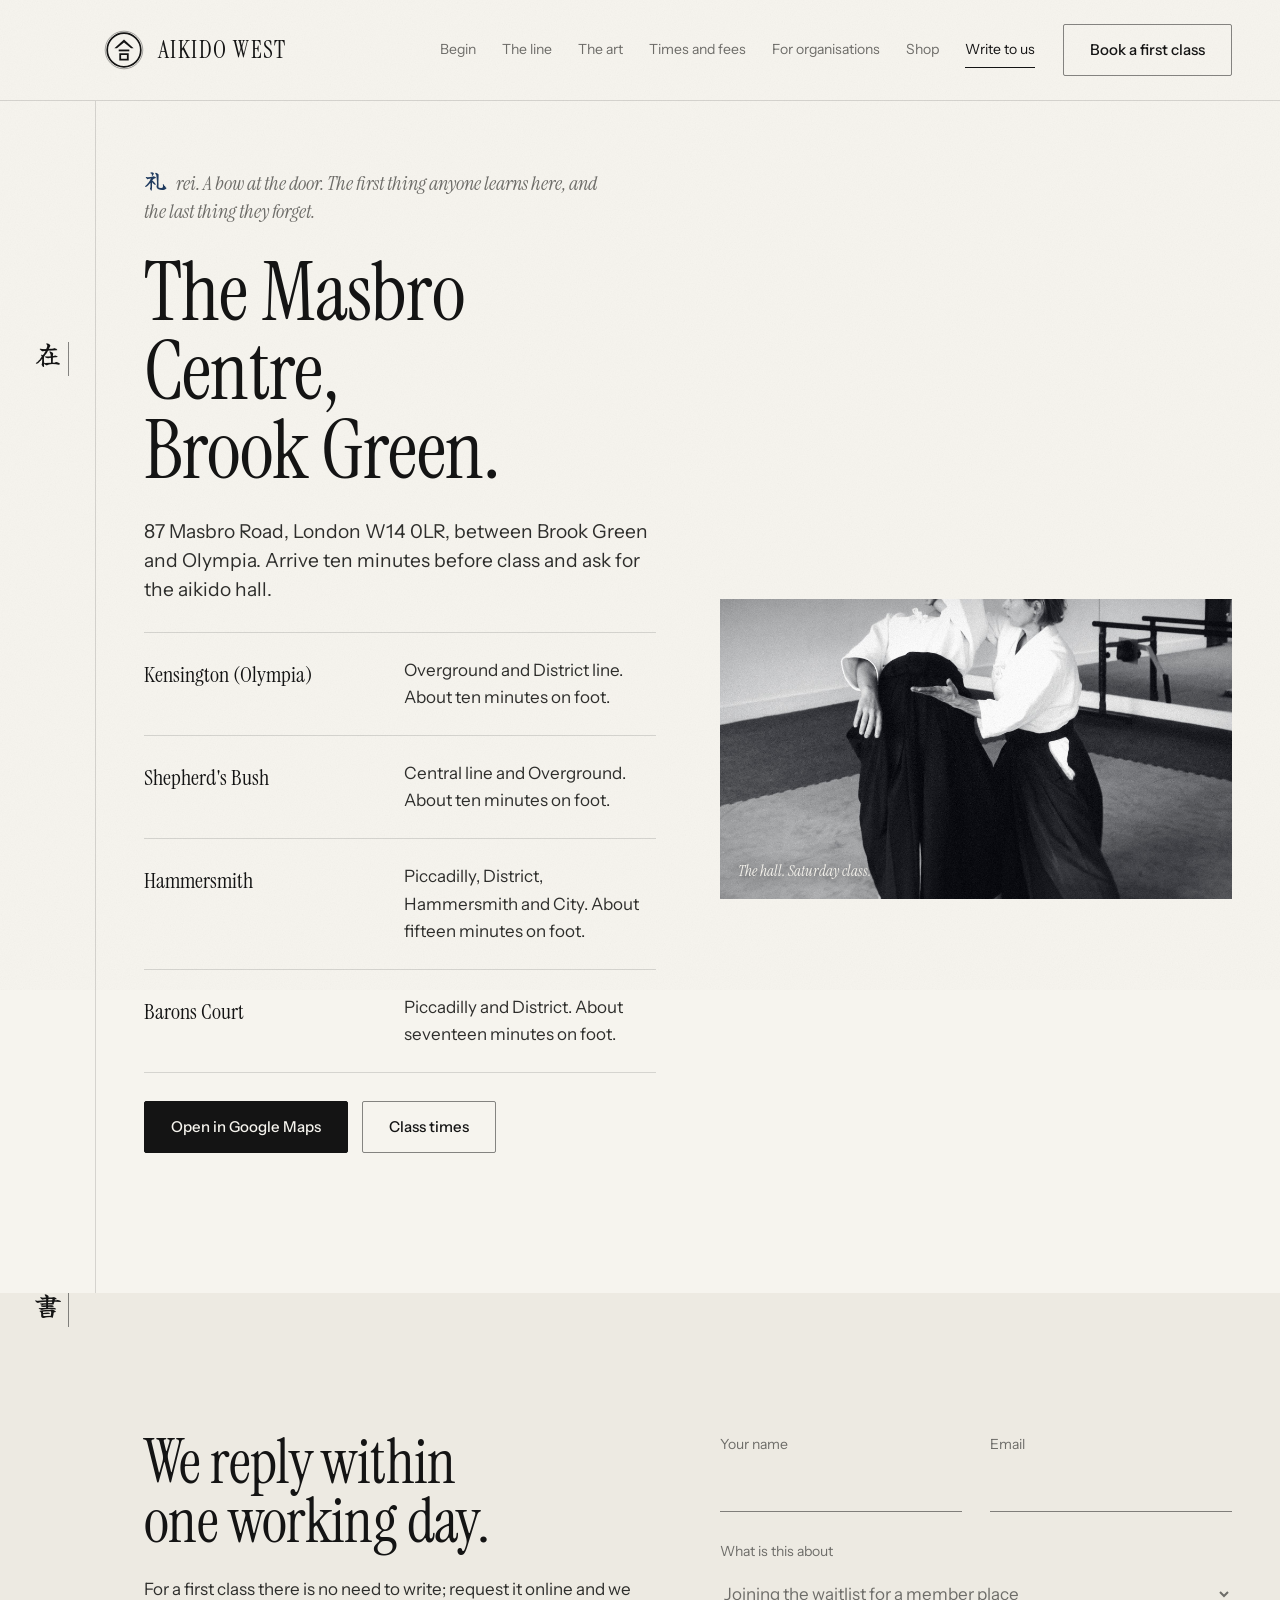
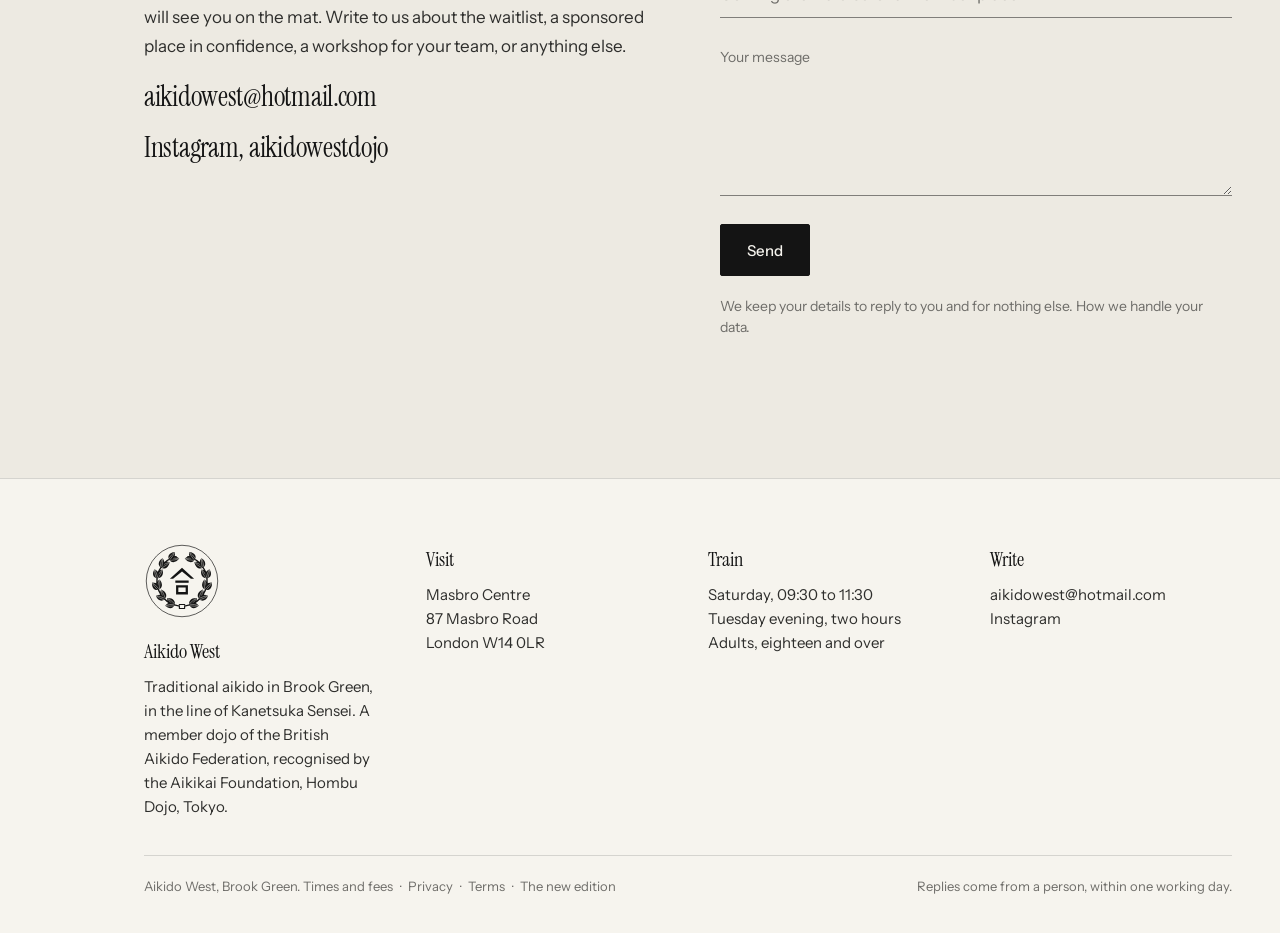
<file: contact.html>
<!doctype html>
<html lang="en">
<head>
<meta charset="utf-8">
<meta name="viewport" content="width=device-width,initial-scale=1">
<title>Write to us, Aikido West</title>
<meta name="description" content="Find the Masbro Centre in Brook Green and write to Aikido West.">
<link rel="icon" type="image/svg+xml" href="assets/mon/mark.svg">
<link rel="icon" type="image/png" sizes="64x64" href="assets/favicon-64.png">
<link rel="apple-touch-icon" href="assets/apple-touch-icon.png">
<meta name="theme-color" content="#182A42">
<meta property="og:site_name" content="Aikido West">
<meta property="og:title" content="Write to us, Aikido West">
<meta property="og:description" content="Find the Masbro Centre in Brook Green and write to Aikido West.">
<meta property="og:image" content="https://mobstershaikh.github.io/aikido-west/assets/stock/kumano_torii.jpg">
<meta property="og:type" content="website">
<link rel="preload" href="assets/fonts/instrument-serif/instrument-serif-latin-400-normal.woff2" as="font" type="font/woff2" crossorigin>
<link rel="preload" href="assets/fonts/instrument-sans/files/instrument-sans-latin-400-normal.woff2" as="font" type="font/woff2" crossorigin>
<link rel="preload" href="assets/fonts/kanji/yuji-boku-400.woff2" as="font" type="font/woff2" crossorigin>
<link rel="stylesheet" href="assets/site.css">
<script type="speculationrules">{"prerender":[{"where":{"href_matches":"/*"},"eagerness":"moderate"}]}</script>
<script src="assets/js/gsap.min.js"></script>
<script src="assets/js/ScrollTrigger.min.js"></script>
<script src="assets/js/lenis.min.js"></script>

</head>
<body>
<a class="skip" href="#main">Skip to content</a>
<svg width="0" height="0" style="position:absolute" aria-hidden="true"><filter id="grainF"><feTurbulence type="fractalNoise" baseFrequency="0.85" numOctaves="2" stitchTiles="stitch"></feTurbulence><feColorMatrix type="saturate" values="0"></feColorMatrix></filter></svg>
<div class="grain" style="filter:url(#grainF)" aria-hidden="true"></div>
<div class="shell">
<header class="nav">
  <a class="brand" href="index.html" aria-label="Aikido West, home">
    <svg xmlns="http://www.w3.org/2000/svg" viewBox="-50 -50 100 100" class="mon" aria-hidden="true"><circle cx="0" cy="0" r="47" fill="none" stroke="currentColor" stroke-width="0.9"/><circle cx="0" cy="0" r="42" fill="none" stroke="currentColor" stroke-width="4.2"/><g fill="currentColor" transform="translate(0,0.4) scale(0.98)"><path d="M0,-27.5 L-24.5,-5 L-18,-5 L0,-19.6 L18,-5 L24.5,-5 Z"/><rect x="-13.5" y="-1.6" width="27" height="4.6"/><path d="M-12,8 H12 V26.5 H-12 Z M-7.4,12.6 V21.9 H7.4 V12.6 Z" fill-rule="evenodd"/></g></svg>
    <span class="name">AIKIDO WEST</span>
  </a>
  <nav class="links" aria-label="Pages">
    <a href="begin.html">Begin</a>
    <a href="lineage.html">The line</a>
    <a href="the-art.html">The art</a>
    <a href="times.html">Times and fees</a>
    <a href="organisations.html">For organisations</a>
    <a href="shop.html">Shop</a>
    <a href="contact.html">Write to us</a>
  </nav>
  <a class="btn cta" href="book.html">Book a first class</a>
</header>
<div class="scroll" id="main">
<section class="st station first" style=""><div class="mark" aria-hidden="true"><span>在</span></div><div class="inner" style="margin-left:0">
<div class="two top">
  <div style="display:flex;flex-direction:column;gap:28px">
    <p class="preface"><span class="k">礼</span>rei. A bow at the door. The first thing anyone learns here, and the last thing they forget.</p>
    <h1 class="display h1" style="font-size:clamp(46px,6.4vw,100px)">The Masbro Centre, Brook Green.</h1>
    <p class="lead">87 Masbro Road, London W14 0LR, between Brook Green and Olympia. Arrive ten minutes before class and ask for the aikido hall.</p>
    <div class="rows">
      <div class="row"><p class="k">Kensington (Olympia)</p><p class="v">Overground and District line. About ten minutes on foot.</p></div>
      <div class="row"><p class="k">Shepherd's Bush</p><p class="v">Central line and Overground. About ten minutes on foot.</p></div>
      <div class="row"><p class="k">Hammersmith</p><p class="v">Piccadilly, District, Hammersmith and City. About fifteen minutes on foot.</p></div>
      <div class="row"><p class="k">Barons Court</p><p class="v">Piccadilly and District. About seventeen minutes on foot.</p></div>
    </div>
    <div style="display:flex;flex-wrap:wrap;gap:14px"><a class="btn fill" href="https://maps.google.com/?q=Masbro+Centre+87+Masbro+Road+London+W14+0LR">Open in Google Maps</a><a class="btn" href="times.html">Class times</a></div>
  </div>
  <div style="display:flex;flex-direction:column;gap:14px">
    <iframe class="map" title="Map: Masbro Centre, 87 Masbro Road, London W14 0LR" src="https://www.google.com/maps?q=Masbro+Centre,+87+Masbro+Road,+London+W14+0LR&output=embed" loading="lazy" referrerpolicy="no-referrer-when-downgrade" allowfullscreen></iframe>
    <figure class="frame" style="height:300px"><img class="ph" loading="lazy" decoding="async" src="assets/teaching_wide.jpg" alt="The hall at the Masbro Centre during a class" style="object-position:center 40%"><figcaption class="fcap">The hall. Saturday class.</figcaption></figure>
  </div>
</div></div></section>
<section class="st station alt" style=""><div class="mark" aria-hidden="true"><span>書</span></div><div class="inner" style="margin-left:0">
<div class="two top">
  <div style="display:flex;flex-direction:column;gap:24px">
    <h2 class="display h2">We reply within one working day.</h2>
    <div class="prose"><p>For a first class there is no need to write; request it online and we will see you on the mat. Write to us about the waitlist, a sponsored place in confidence, a workshop for your team, or anything else.</p></div>
    <p class="display" style="font-size:28px"><a href="mailto:aikidowest@hotmail.com">aikidowest@hotmail.com</a></p>
    <p class="display" style="font-size:28px"><a href="https://www.instagram.com/aikidowestdojo">Instagram, aikidowestdojo</a></p>
  </div>
  <form style="display:flex;flex-direction:column;gap:28px" aria-label="Write to us">
    <div style="display:grid;grid-template-columns:repeat(auto-fit,minmax(200px,1fr));gap:28px">
      <label for="c-name">Your name<input id="c-name" type="text" name="name" autocomplete="name"></label>
      <label for="c-email">Email<input id="c-email" type="email" name="email" autocomplete="email"></label>
    </div>
    <label for="c-about">What is this about
      <select id="c-about" name="about">
        <option>Joining the waitlist for a member place</option>
        <option>A sponsored place, in confidence</option>
        <option>A workshop for my team</option>
        <option>Sponsoring a place</option>
        <option>Something else</option>
      </select>
    </label>
    <label for="c-msg">Your message<textarea id="c-msg" name="message"></textarea></label>
    <div style="display:flex;flex-wrap:wrap;align-items:center;gap:20px"><button type="submit" class="btn fill">Send</button><span class="small">We keep your details to reply to you and for nothing else. <a href="privacy.html">How we handle your data</a>.</span></div>
  </form>
</div></div></section>

</div>
<footer class="foot">
  <div class="cols">
    <div><svg xmlns="http://www.w3.org/2000/svg" viewBox="-50 -50 100 100" class="crest foot-crest" role="img" aria-label="Aikido West crest"><mask id="mcrestf" maskUnits="userSpaceOnUse" x="-50" y="-50" width="100" height="100"><circle cx="0" cy="0" r="47" fill="none" stroke="#fff" stroke-width="0.9"/><path d="M-4.59,32.68 A33,33 0 0 1 -7.98,-32.02" fill="none" stroke="#fff" stroke-width="1.8" stroke-linecap="round"/><path d="M-9.77,31.52 C-8.02,26.49 -11.99,21.65 -19.61,22.28 C-19.76,29.91 -14.68,33.57 -9.77,31.52 Z" fill="#fff"/><path d="M-11.53,31.42 Q-16.90,26.89 -18.88,23.48" fill="none" stroke="#000" stroke-width="0.55" stroke-linecap="round"/><path d="M-9.97,29.77 Q-14.83,24.69 -18.36,22.93" fill="none" stroke="#000" stroke-width="0.55" stroke-linecap="round"/><path d="M-9.77,31.52 C-12.15,27.09 -17.90,26.80 -22.14,32.56 C-17.00,37.53 -11.38,36.29 -9.77,31.52 Z" fill="#fff"/><path d="M-10.92,32.70 Q-17.32,33.59 -20.88,32.81" fill="none" stroke="#000" stroke-width="0.55" stroke-linecap="round"/><path d="M-11.10,30.55 Q-17.56,30.73 -20.94,32.10" fill="none" stroke="#000" stroke-width="0.55" stroke-linecap="round"/><path d="M-22.74,23.92 C-18.94,20.18 -20.35,14.08 -27.45,11.27 C-30.98,18.04 -28.05,23.58 -22.74,23.92 Z" fill="#fff"/><path d="M-24.27,23.05 Q-27.08,16.60 -27.34,12.67" fill="none" stroke="#000" stroke-width="0.55" stroke-linecap="round"/><path d="M-22.15,22.26 Q-24.24,15.55 -26.63,12.40" fill="none" stroke="#000" stroke-width="0.55" stroke-linecap="round"/><path d="M-22.74,23.92 C-22.90,18.89 -27.93,16.07 -34.29,19.36 C-31.89,26.09 -26.29,27.48 -22.74,23.92 Z" fill="#fff"/><path d="M-24.29,24.46 Q-30.43,22.43 -33.27,20.15" fill="none" stroke="#000" stroke-width="0.55" stroke-linecap="round"/><path d="M-23.50,22.46 Q-29.37,19.75 -33.00,19.48" fill="none" stroke="#000" stroke-width="0.55" stroke-linecap="round"/><path d="M-30.99,11.35 C-25.93,9.69 -24.49,3.59 -29.60,-2.08 C-35.77,2.43 -35.60,8.69 -30.99,11.35 Z" fill="#fff"/><path d="M-31.98,9.89 Q-31.63,2.87 -30.12,-0.77" fill="none" stroke="#000" stroke-width="0.55" stroke-linecap="round"/><path d="M-29.72,10.12 Q-28.62,3.18 -29.37,-0.70" fill="none" stroke="#000" stroke-width="0.55" stroke-linecap="round"/><path d="M-30.99,11.35 C-28.90,6.77 -32.16,2.02 -39.32,2.14 C-40.15,9.24 -35.75,12.96 -30.99,11.35 Z" fill="#fff"/><path d="M-32.62,11.15 Q-37.22,6.60 -38.75,3.30" fill="none" stroke="#000" stroke-width="0.55" stroke-linecap="round"/><path d="M-31.02,9.71 Q-35.09,4.67 -38.22,2.82" fill="none" stroke="#000" stroke-width="0.55" stroke-linecap="round"/><path d="M-32.81,-3.57 C-27.54,-2.82 -23.54,-7.64 -25.61,-15.00 C-33.13,-13.69 -35.76,-8.00 -32.81,-3.57 Z" fill="#fff"/><path d="M-33.05,-5.32 Q-29.62,-11.46 -26.65,-14.05" fill="none" stroke="#000" stroke-width="0.55" stroke-linecap="round"/><path d="M-31.13,-4.11 Q-27.06,-9.85 -26.01,-13.65" fill="none" stroke="#000" stroke-width="0.55" stroke-linecap="round"/><path d="M-32.81,-3.57 C-28.91,-6.75 -29.72,-12.46 -36.18,-15.53 C-40.09,-9.53 -37.79,-4.24 -32.81,-3.57 Z" fill="#fff"/><path d="M-34.18,-4.48 Q-36.28,-10.59 -36.19,-14.23" fill="none" stroke="#000" stroke-width="0.55" stroke-linecap="round"/><path d="M-32.11,-5.06 Q-33.52,-11.37 -35.50,-14.43" fill="none" stroke="#000" stroke-width="0.55" stroke-linecap="round"/><path d="M-27.82,-17.76 C-23.43,-14.74 -17.71,-17.29 -16.30,-24.80 C-23.62,-26.97 -28.50,-23.04 -27.82,-17.76 Z" fill="#fff"/><path d="M-27.26,-19.43 Q-21.46,-23.41 -17.65,-24.42" fill="none" stroke="#000" stroke-width="0.55" stroke-linecap="round"/><path d="M-26.07,-17.49 Q-19.89,-20.83 -17.25,-23.77" fill="none" stroke="#000" stroke-width="0.55" stroke-linecap="round"/><path d="M-27.82,-17.76 C-22.91,-18.88 -21.11,-24.35 -25.54,-29.97 C-31.70,-26.32 -31.99,-20.57 -27.82,-17.76 Z" fill="#fff"/><path d="M-28.65,-19.17 Q-27.82,-25.59 -26.12,-28.81" fill="none" stroke="#000" stroke-width="0.55" stroke-linecap="round"/><path d="M-26.53,-18.78 Q-24.99,-25.06 -25.42,-28.68" fill="none" stroke="#000" stroke-width="0.55" stroke-linecap="round"/><path d="M-17.05,-28.25 C-14.46,-23.61 -8.20,-23.35 -3.61,-29.46 C-9.21,-34.65 -15.32,-33.29 -17.05,-28.25 Z" fill="#fff"/><path d="M-15.81,-29.50 Q-8.85,-30.50 -4.99,-29.71" fill="none" stroke="#000" stroke-width="0.55" stroke-linecap="round"/><path d="M-15.61,-27.24 Q-8.58,-27.49 -4.92,-28.96" fill="none" stroke="#000" stroke-width="0.55" stroke-linecap="round"/><path d="M-17.05,-28.25 C-12.16,-27.08 -8.12,-31.19 -9.60,-38.19 C-16.73,-37.65 -19.55,-32.62 -17.05,-28.25 Z" fill="#fff"/><path d="M-17.17,-29.89 Q-13.58,-35.27 -10.63,-37.41" fill="none" stroke="#000" stroke-width="0.55" stroke-linecap="round"/><path d="M-15.45,-28.60 Q-11.28,-33.55 -10.06,-36.98" fill="none" stroke="#000" stroke-width="0.55" stroke-linecap="round"/><path d="M4.59,32.68 A33,33 0 0 0 7.98,-32.02" fill="none" stroke="#fff" stroke-width="1.8" stroke-linecap="round"/><path d="M9.77,31.52 C14.68,33.57 19.76,29.91 19.61,22.28 C11.99,21.65 8.02,26.49 9.77,31.52 Z" fill="#fff"/><path d="M9.97,29.77 Q14.83,24.69 18.36,22.93" fill="none" stroke="#000" stroke-width="0.55" stroke-linecap="round"/><path d="M11.53,31.42 Q16.90,26.89 18.88,23.48" fill="none" stroke="#000" stroke-width="0.55" stroke-linecap="round"/><path d="M9.77,31.52 C11.38,36.29 17.00,37.53 22.14,32.56 C17.90,26.80 12.15,27.09 9.77,31.52 Z" fill="#fff"/><path d="M11.10,30.55 Q17.56,30.73 20.94,32.10" fill="none" stroke="#000" stroke-width="0.55" stroke-linecap="round"/><path d="M10.92,32.70 Q17.32,33.59 20.88,32.81" fill="none" stroke="#000" stroke-width="0.55" stroke-linecap="round"/><path d="M22.74,23.92 C28.05,23.58 30.98,18.04 27.45,11.27 C20.35,14.08 18.94,20.18 22.74,23.92 Z" fill="#fff"/><path d="M22.15,22.26 Q24.24,15.55 26.63,12.40" fill="none" stroke="#000" stroke-width="0.55" stroke-linecap="round"/><path d="M24.27,23.05 Q27.08,16.60 27.34,12.67" fill="none" stroke="#000" stroke-width="0.55" stroke-linecap="round"/><path d="M22.74,23.92 C26.29,27.48 31.89,26.09 34.29,19.36 C27.93,16.07 22.90,18.89 22.74,23.92 Z" fill="#fff"/><path d="M23.50,22.46 Q29.37,19.75 33.00,19.48" fill="none" stroke="#000" stroke-width="0.55" stroke-linecap="round"/><path d="M24.29,24.46 Q30.43,22.43 33.27,20.15" fill="none" stroke="#000" stroke-width="0.55" stroke-linecap="round"/><path d="M30.99,11.35 C35.60,8.69 35.77,2.43 29.60,-2.08 C24.49,3.59 25.93,9.69 30.99,11.35 Z" fill="#fff"/><path d="M29.72,10.12 Q28.62,3.18 29.37,-0.70" fill="none" stroke="#000" stroke-width="0.55" stroke-linecap="round"/><path d="M31.98,9.89 Q31.63,2.87 30.12,-0.77" fill="none" stroke="#000" stroke-width="0.55" stroke-linecap="round"/><path d="M30.99,11.35 C35.75,12.96 40.15,9.24 39.32,2.14 C32.16,2.02 28.90,6.77 30.99,11.35 Z" fill="#fff"/><path d="M31.02,9.71 Q35.09,4.67 38.22,2.82" fill="none" stroke="#000" stroke-width="0.55" stroke-linecap="round"/><path d="M32.62,11.15 Q37.22,6.60 38.75,3.30" fill="none" stroke="#000" stroke-width="0.55" stroke-linecap="round"/><path d="M32.81,-3.57 C35.76,-8.00 33.13,-13.69 25.61,-15.00 C23.54,-7.64 27.54,-2.82 32.81,-3.57 Z" fill="#fff"/><path d="M31.13,-4.11 Q27.06,-9.85 26.01,-13.65" fill="none" stroke="#000" stroke-width="0.55" stroke-linecap="round"/><path d="M33.05,-5.32 Q29.62,-11.46 26.65,-14.05" fill="none" stroke="#000" stroke-width="0.55" stroke-linecap="round"/><path d="M32.81,-3.57 C37.79,-4.24 40.09,-9.53 36.18,-15.53 C29.72,-12.46 28.91,-6.75 32.81,-3.57 Z" fill="#fff"/><path d="M32.11,-5.06 Q33.52,-11.37 35.50,-14.43" fill="none" stroke="#000" stroke-width="0.55" stroke-linecap="round"/><path d="M34.18,-4.48 Q36.28,-10.59 36.19,-14.23" fill="none" stroke="#000" stroke-width="0.55" stroke-linecap="round"/><path d="M27.82,-17.76 C28.50,-23.04 23.62,-26.97 16.30,-24.80 C17.71,-17.29 23.43,-14.74 27.82,-17.76 Z" fill="#fff"/><path d="M26.07,-17.49 Q19.89,-20.83 17.25,-23.77" fill="none" stroke="#000" stroke-width="0.55" stroke-linecap="round"/><path d="M27.26,-19.43 Q21.46,-23.41 17.65,-24.42" fill="none" stroke="#000" stroke-width="0.55" stroke-linecap="round"/><path d="M27.82,-17.76 C31.99,-20.57 31.70,-26.32 25.54,-29.97 C21.11,-24.35 22.91,-18.88 27.82,-17.76 Z" fill="#fff"/><path d="M26.53,-18.78 Q24.99,-25.06 25.42,-28.68" fill="none" stroke="#000" stroke-width="0.55" stroke-linecap="round"/><path d="M28.65,-19.17 Q27.82,-25.59 26.12,-28.81" fill="none" stroke="#000" stroke-width="0.55" stroke-linecap="round"/><path d="M17.05,-28.25 C15.32,-33.29 9.21,-34.65 3.61,-29.46 C8.20,-23.35 14.46,-23.61 17.05,-28.25 Z" fill="#fff"/><path d="M15.61,-27.24 Q8.58,-27.49 4.92,-28.96" fill="none" stroke="#000" stroke-width="0.55" stroke-linecap="round"/><path d="M15.81,-29.50 Q8.85,-30.50 4.99,-29.71" fill="none" stroke="#000" stroke-width="0.55" stroke-linecap="round"/><path d="M17.05,-28.25 C19.55,-32.62 16.73,-37.65 9.60,-38.19 C8.12,-31.19 12.16,-27.08 17.05,-28.25 Z" fill="#fff"/><path d="M15.45,-28.60 Q11.28,-33.55 10.06,-36.98" fill="none" stroke="#000" stroke-width="0.55" stroke-linecap="round"/><path d="M17.17,-29.89 Q13.58,-35.27 10.63,-37.41" fill="none" stroke="#000" stroke-width="0.55" stroke-linecap="round"/><rect x="-4.2" y="30.10" width="8.4" height="6.8" rx="0.6" fill="#fff"/><rect x="-2.7" y="31.60" width="5.4" height="3.8" rx="0.3" fill="#000"/><g fill="#fff" transform="translate(0,0.4) scale(0.65)"><path d="M0,-27.5 L-24.5,-5 L-18,-5 L0,-19.6 L18,-5 L24.5,-5 Z"/><rect x="-13.5" y="-1.6" width="27" height="4.6"/><path d="M-12,8 H12 V26.5 H-12 Z M-7.4,12.6 V21.9 H7.4 V12.6 Z" fill-rule="evenodd"/></g></mask><rect x="-50" y="-50" width="100" height="100" fill="currentColor" mask="url(#mcrestf)"/></svg><p class="t">Aikido West</p><p>Traditional aikido in Brook Green, in the line of Kanetsuka Sensei. A member dojo of the British Aikido Federation, recognised by the Aikikai Foundation, Hombu Dojo, Tokyo.</p></div>
    <div><p class="t">Visit</p><p>Masbro Centre<br>87 Masbro Road<br>London W14 0LR</p></div>
    <div><p class="t">Train</p><p>Saturday, 09:30 to 11:30<br>Tuesday evening, two hours<br>Adults, eighteen and over</p></div>
    <div><p class="t">Write</p><p><a href="mailto:aikidowest@hotmail.com">aikidowest@hotmail.com</a><br><a href="https://www.instagram.com/aikidowestdojo">Instagram</a></p></div>
  </div>
  <div class="base"><p>Aikido West, Brook Green. <a href="times.html">Times and fees</a> <span class="sep">·</span> <a href="privacy.html">Privacy</a> <span class="sep">·</span> <a href="terms.html">Terms</a> <span class="sep">·</span> <a href="next/index.html">The new edition</a></p><p>Replies come from a person, within one working day.</p></div>
</footer>
</div>
<script src="assets/site.js"></script>
<script src="assets/nav.js"></script>

</body>
</html>
</file>
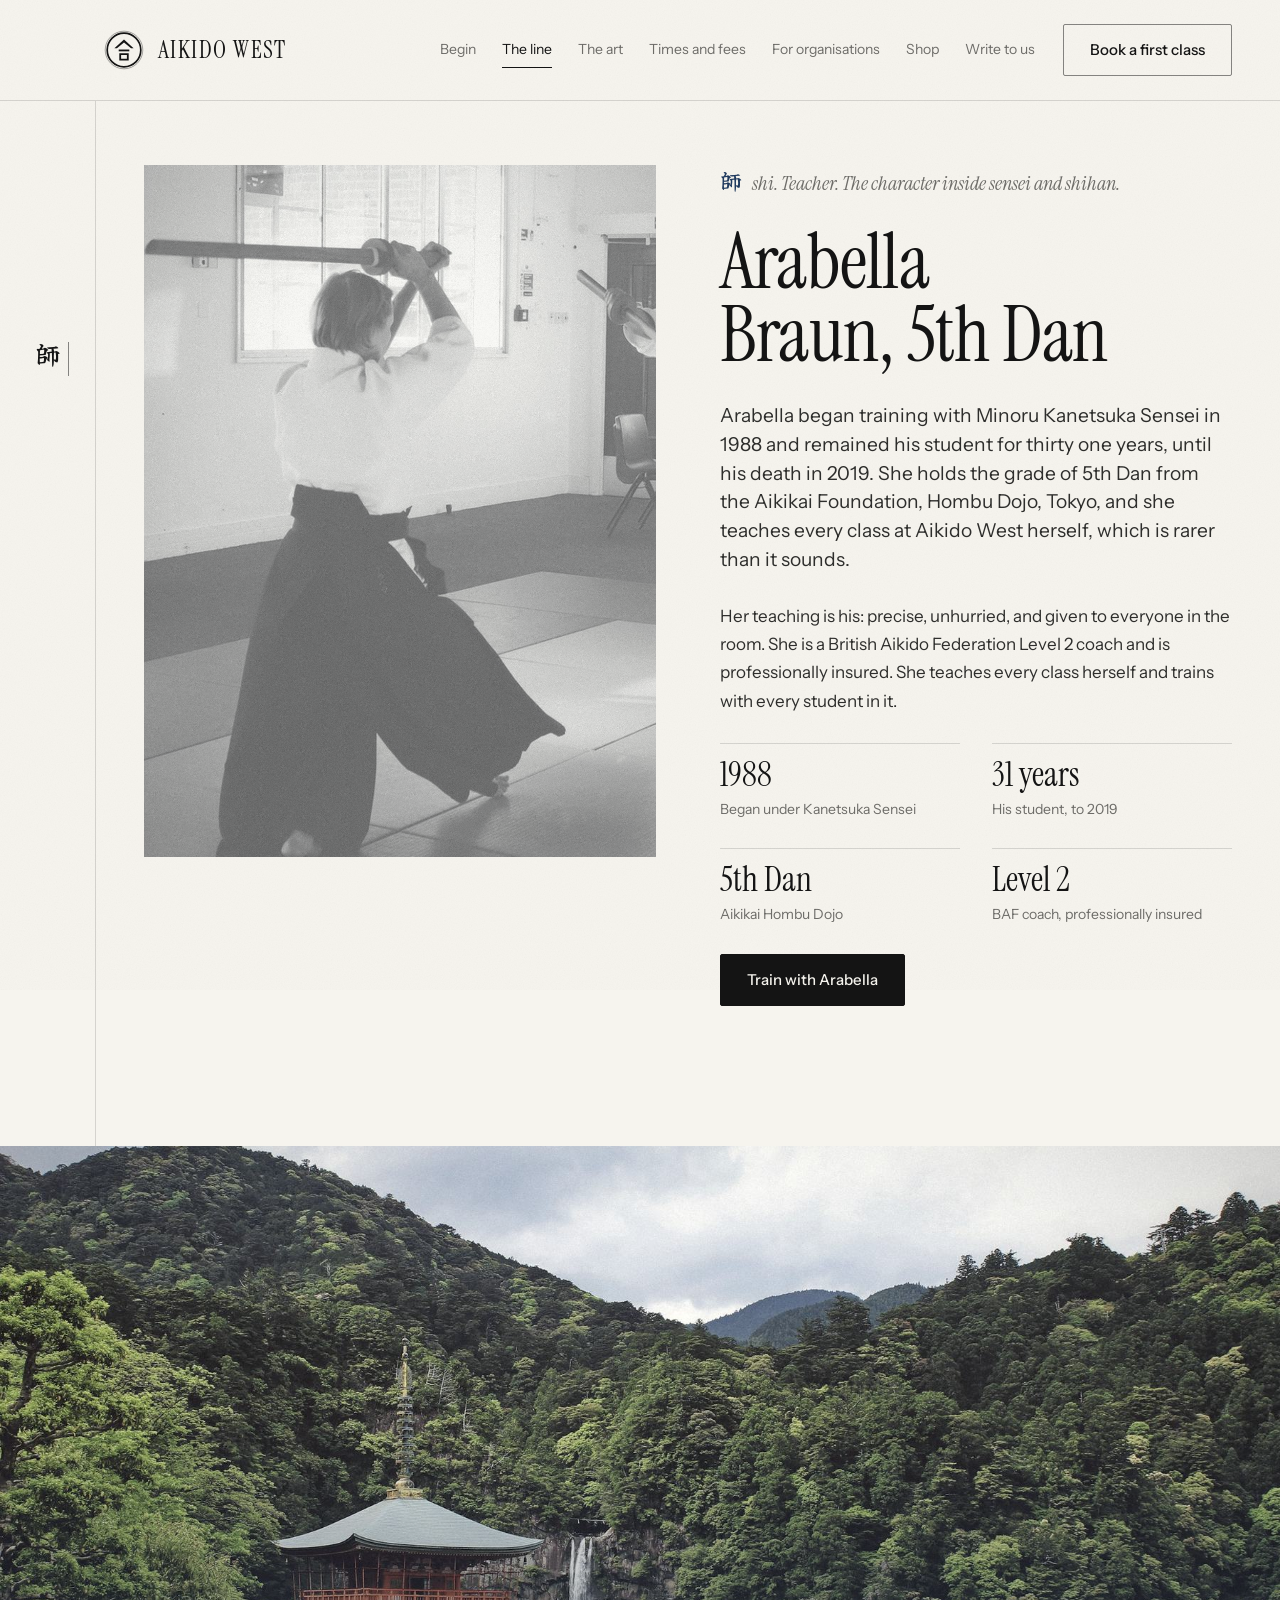
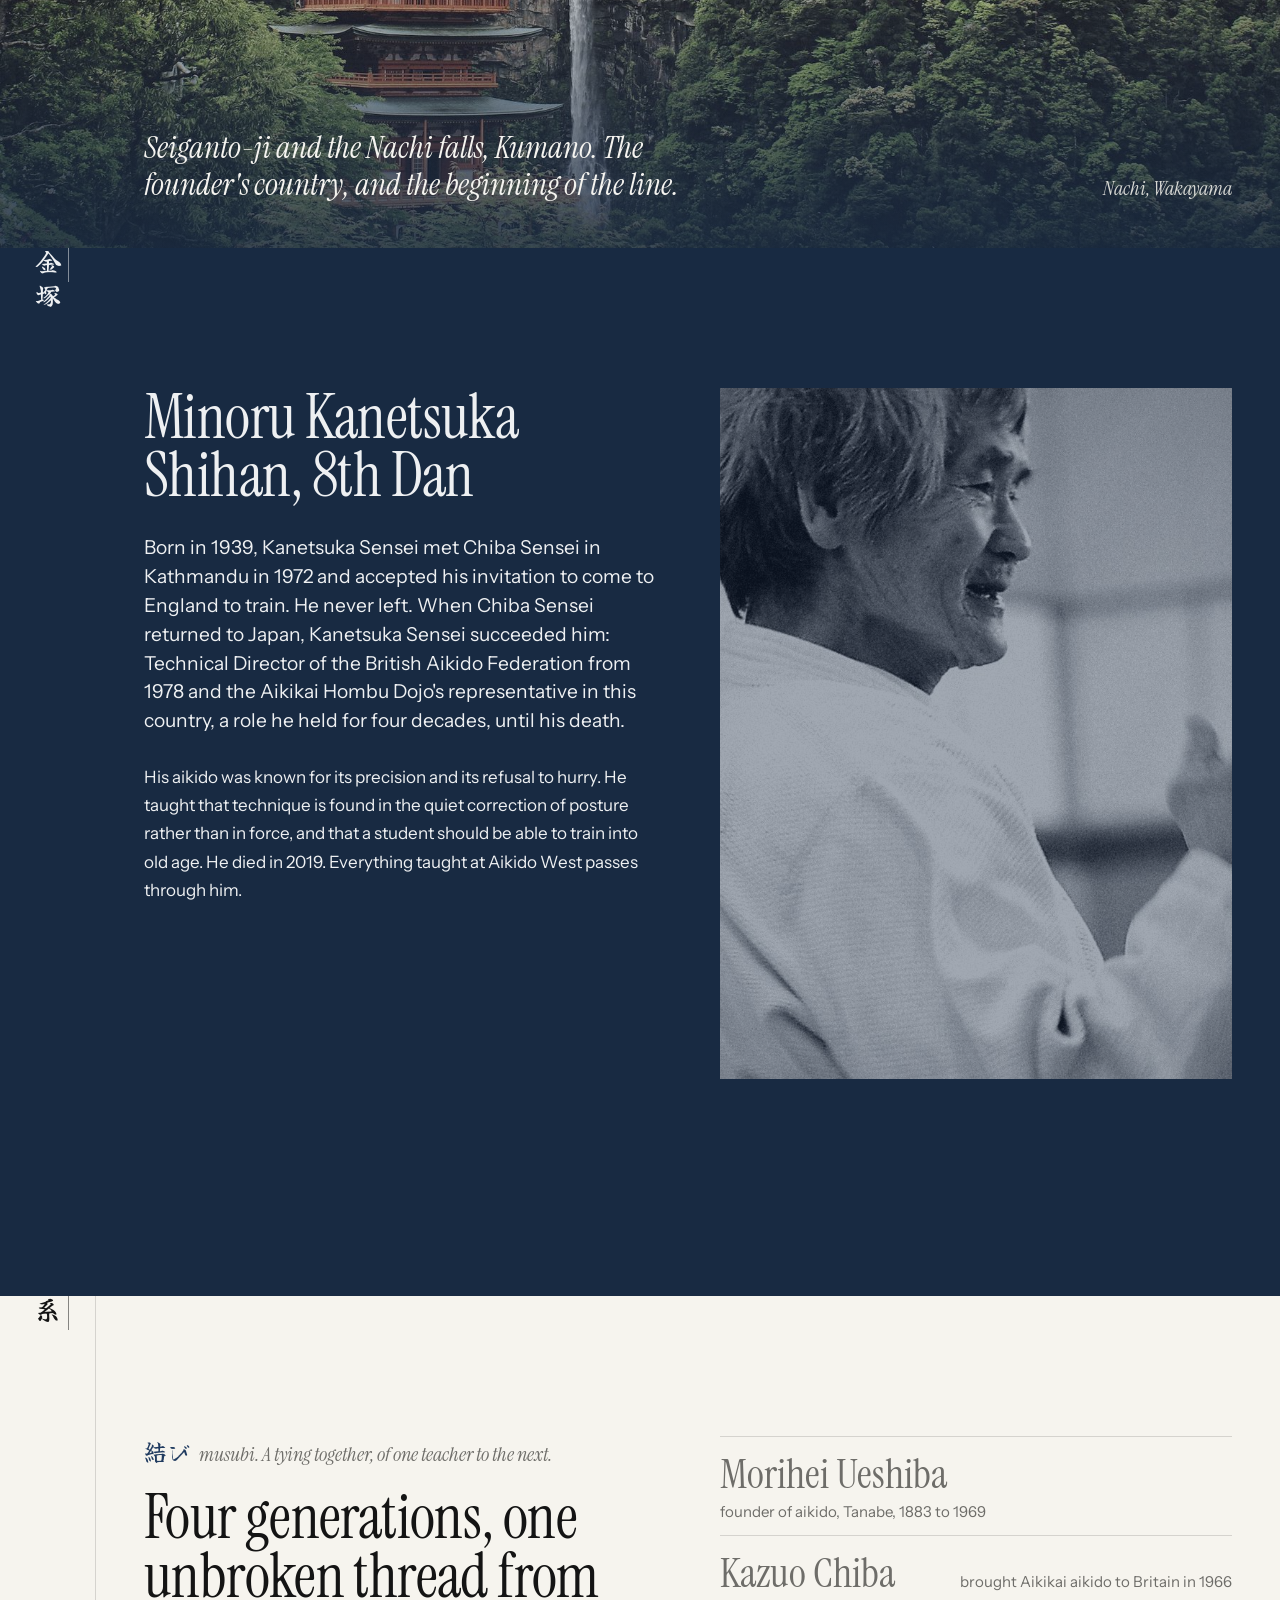
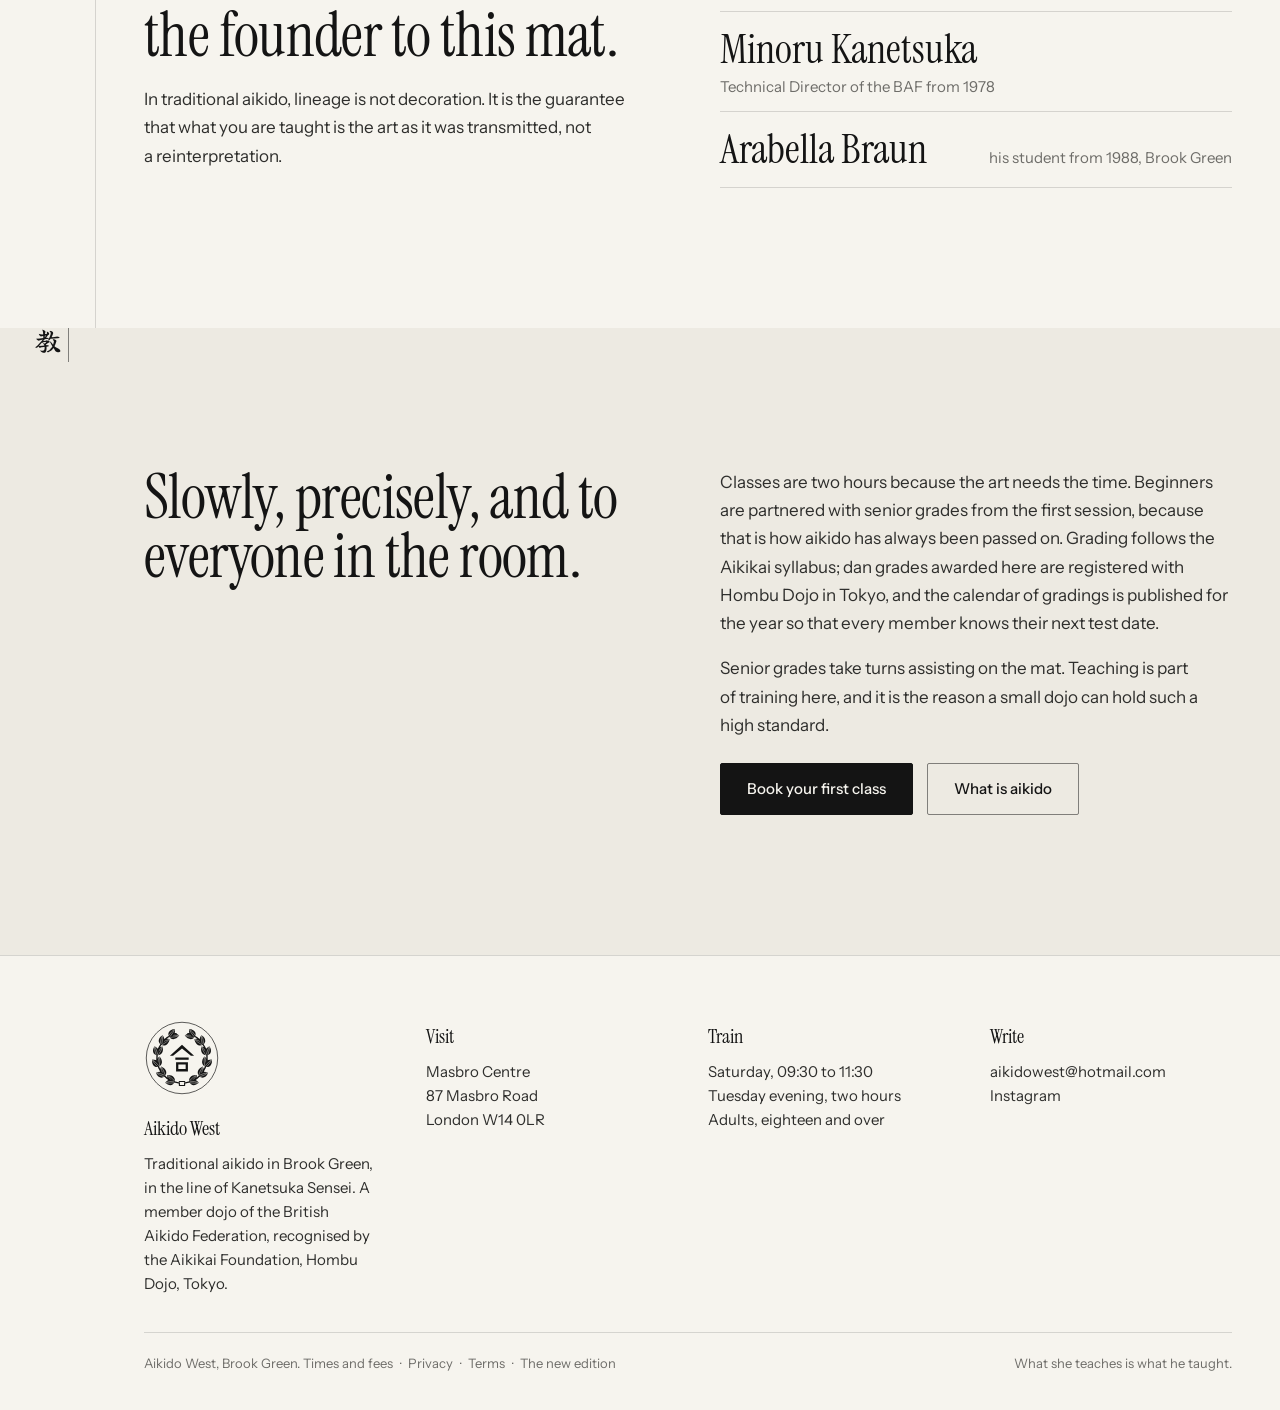
<file: lineage.html>
<!doctype html>
<html lang="en">
<head>
<meta charset="utf-8">
<meta name="viewport" content="width=device-width,initial-scale=1">
<title>The line, Aikido West</title>
<meta name="description" content="Arabella Braun, 5th Dan, Kanetsuka Sensei, and the line from the founder to Brook Green.">
<link rel="icon" type="image/svg+xml" href="assets/mon/mark.svg">
<link rel="icon" type="image/png" sizes="64x64" href="assets/favicon-64.png">
<link rel="apple-touch-icon" href="assets/apple-touch-icon.png">
<meta name="theme-color" content="#182A42">
<meta property="og:site_name" content="Aikido West">
<meta property="og:title" content="The line, Aikido West">
<meta property="og:description" content="Arabella Braun, 5th Dan, Kanetsuka Sensei, and the line from the founder to Brook Green.">
<meta property="og:image" content="https://mobstershaikh.github.io/aikido-west/assets/stock/kumano_torii.jpg">
<meta property="og:type" content="website">
<link rel="preload" href="assets/fonts/instrument-serif/instrument-serif-latin-400-normal.woff2" as="font" type="font/woff2" crossorigin>
<link rel="preload" href="assets/fonts/instrument-sans/files/instrument-sans-latin-400-normal.woff2" as="font" type="font/woff2" crossorigin>
<link rel="preload" href="assets/fonts/kanji/yuji-boku-400.woff2" as="font" type="font/woff2" crossorigin>
<link rel="stylesheet" href="assets/site.css">
<script type="speculationrules">{"prerender":[{"where":{"href_matches":"/*"},"eagerness":"moderate"}]}</script>
<script src="assets/js/gsap.min.js"></script>
<script src="assets/js/ScrollTrigger.min.js"></script>
<script src="assets/js/lenis.min.js"></script>

</head>
<body>
<a class="skip" href="#main">Skip to content</a>
<svg width="0" height="0" style="position:absolute" aria-hidden="true"><filter id="grainF"><feTurbulence type="fractalNoise" baseFrequency="0.85" numOctaves="2" stitchTiles="stitch"></feTurbulence><feColorMatrix type="saturate" values="0"></feColorMatrix></filter></svg>
<div class="grain" style="filter:url(#grainF)" aria-hidden="true"></div>
<div class="shell">
<header class="nav">
  <a class="brand" href="index.html" aria-label="Aikido West, home">
    <svg xmlns="http://www.w3.org/2000/svg" viewBox="-50 -50 100 100" class="mon" aria-hidden="true"><circle cx="0" cy="0" r="47" fill="none" stroke="currentColor" stroke-width="0.9"/><circle cx="0" cy="0" r="42" fill="none" stroke="currentColor" stroke-width="4.2"/><g fill="currentColor" transform="translate(0,0.4) scale(0.98)"><path d="M0,-27.5 L-24.5,-5 L-18,-5 L0,-19.6 L18,-5 L24.5,-5 Z"/><rect x="-13.5" y="-1.6" width="27" height="4.6"/><path d="M-12,8 H12 V26.5 H-12 Z M-7.4,12.6 V21.9 H7.4 V12.6 Z" fill-rule="evenodd"/></g></svg>
    <span class="name">AIKIDO WEST</span>
  </a>
  <nav class="links" aria-label="Pages">
    <a href="begin.html">Begin</a>
    <a href="lineage.html">The line</a>
    <a href="the-art.html">The art</a>
    <a href="times.html">Times and fees</a>
    <a href="organisations.html">For organisations</a>
    <a href="shop.html">Shop</a>
    <a href="contact.html">Write to us</a>
  </nav>
  <a class="btn cta" href="book.html">Book a first class</a>
</header>
<div class="scroll" id="main">
<section class="st station first" style=""><div class="mark" aria-hidden="true"><span>師</span></div><div class="inner" style="margin-left:0">
<div class="two top">
  <figure class="frame" style="height:clamp(520px,60vw,820px)"><img class="ph" loading="lazy" decoding="async" src="assets/sensei_bokken.jpg" alt="Arabella Braun, 5th Dan, with a wooden sword raised"><figcaption class="fcap">Arabella Braun, 5th Dan. Bokken, the Masbro Centre.</figcaption></figure>
  <div style="display:flex;flex-direction:column;gap:28px">
    <p class="preface"><span class="k">師</span>shi. Teacher. The character inside sensei and shihan.</p>
    <h1 class="display h1" style="font-size:clamp(46px,6vw,92px)">Arabella Braun, 5th Dan</h1>
    <p class="lead">Arabella began training with Minoru Kanetsuka Sensei in 1988 and remained his student for thirty one years, until his death in 2019. She holds the grade of 5th Dan from the Aikikai Foundation, Hombu Dojo, Tokyo, and she teaches every class at Aikido West herself, which is rarer than it sounds.</p>
    <div class="prose">
      <p>Her teaching is his: precise, unhurried, and given to everyone in the room. She is a British Aikido Federation Level 2 coach and is professionally insured. She teaches every class herself and trains with every student in it.</p>
    </div>
    <div class="facts">
      <p><span class="f">1988</span><span class="l">Began under Kanetsuka Sensei</span></p>
      <p><span class="f">31 years</span><span class="l">His student, to 2019</span></p>
      <p><span class="f">5th Dan</span><span class="l">Aikikai Hombu Dojo</span></p>
      <p><span class="f">Level 2</span><span class="l">BAF coach, professionally insured</span></p>
    </div>
    <div><a class="btn fill" href="book.html">Train with Arabella</a></div>
  </div>
</div></div></section>
<section class="st plate "><div class="mark" aria-hidden="true"><span>那智</span></div><img class="ph" src="assets/stock/nachi_pagoda.jpg" alt="The pagoda of Seiganto-ji beside the Nachi waterfall" style="object-position:center 40%"><div class="veil" aria-hidden="true"></div><div class="text"><p class="cap" style="max-width:640px">Seiganto-ji and the Nachi falls, Kumano. The founder's country, and the beginning of the line.</p><p class="note">Nachi, Wakayama</p></div></section>
<section class="st station night" style=""><div class="mark" aria-hidden="true"><span>金塚</span></div><div class="inner" style="margin-left:0">
<div class="two top">
  <div style="display:flex;flex-direction:column;gap:28px">
    <h2 class="display h2">Minoru Kanetsuka Shihan, 8th Dan</h2>
    <p class="lead">Born in 1939, Kanetsuka Sensei met Chiba Sensei in Kathmandu in 1972 and accepted his invitation to come to England to train. He never left. When Chiba Sensei returned to Japan, Kanetsuka Sensei succeeded him: Technical Director of the British Aikido Federation from 1978 and the Aikikai Hombu Dojo's representative in this country, a role he held for four decades, until his death.</p>
    <div class="prose">
      <p>His aikido was known for its precision and its refusal to hurry. He taught that technique is found in the quiet correction of posture rather than in force, and that a student should be able to train into old age. He died in 2019. Everything taught at Aikido West passes through him.</p>
    </div>
  </div>
  <figure class="frame" style="height:clamp(520px,60vw,820px)"><img class="ph" loading="lazy" decoding="async" src="assets/kanetsuka_portrait.jpg" alt="Minoru Kanetsuka Shihan teaching" style="object-position:center 15%"><figcaption class="fcap">Minoru Kanetsuka Shihan, 8th Dan, 1939 to 2019.</figcaption></figure>
</div></div></section>
<section class="st station" style=""><div class="mark" aria-hidden="true"><span>系</span></div><div class="inner" style="margin-left:0">
<div class="two top">
  <div style="display:flex;flex-direction:column;gap:20px">
    <p class="preface"><span class="k">結び</span>musubi. A tying together, of one teacher to the next.</p>
    <h2 class="display h2">Four generations, one unbroken thread from the founder to this mat.</h2>
    <div class="prose"><p>In traditional aikido, lineage is not decoration. It is the guarantee that what you are taught is the art as it was transmitted, not a reinterpretation.</p></div>
  </div>
  <div class="line-list">
    <p class="far">Morihei Ueshiba <em>founder of aikido, Tanabe, 1883 to 1969</em></p>
    <p class="far">Kazuo Chiba <em>brought Aikikai aikido to Britain in 1966</em></p>
    <p>Minoru Kanetsuka <em>Technical Director of the BAF from 1978</em></p>
    <p>Arabella Braun <em>his student from 1988, Brook Green</em></p>
  </div>
</div></div></section>
<section class="st station alt" style=""><div class="mark" aria-hidden="true"><span>教</span></div><div class="inner" style="margin-left:0">
<div class="two top">
  <h2 class="display h2">Slowly, precisely, and to everyone in the room.</h2>
  <div class="prose">
    <p>Classes are two hours because the art needs the time. Beginners are partnered with senior grades from the first session, because that is how aikido has always been passed on. Grading follows the Aikikai syllabus; dan grades awarded here are registered with Hombu Dojo in Tokyo, and the calendar of gradings is published for the year so that every member knows their next test date.</p>
    <p>Senior grades take turns assisting on the mat. Teaching is part of training here, and it is the reason a small dojo can hold such a high standard.</p>
    <div style="display:flex;flex-wrap:wrap;gap:14px;margin-top:24px"><a class="btn fill" href="book.html">Book your first class</a><a class="btn" href="the-art.html">What is aikido</a></div>
  </div>
</div></div></section>

</div>
<footer class="foot">
  <div class="cols">
    <div><svg xmlns="http://www.w3.org/2000/svg" viewBox="-50 -50 100 100" class="crest foot-crest" role="img" aria-label="Aikido West crest"><mask id="mcrestf" maskUnits="userSpaceOnUse" x="-50" y="-50" width="100" height="100"><circle cx="0" cy="0" r="47" fill="none" stroke="#fff" stroke-width="0.9"/><path d="M-4.59,32.68 A33,33 0 0 1 -7.98,-32.02" fill="none" stroke="#fff" stroke-width="1.8" stroke-linecap="round"/><path d="M-9.77,31.52 C-8.02,26.49 -11.99,21.65 -19.61,22.28 C-19.76,29.91 -14.68,33.57 -9.77,31.52 Z" fill="#fff"/><path d="M-11.53,31.42 Q-16.90,26.89 -18.88,23.48" fill="none" stroke="#000" stroke-width="0.55" stroke-linecap="round"/><path d="M-9.97,29.77 Q-14.83,24.69 -18.36,22.93" fill="none" stroke="#000" stroke-width="0.55" stroke-linecap="round"/><path d="M-9.77,31.52 C-12.15,27.09 -17.90,26.80 -22.14,32.56 C-17.00,37.53 -11.38,36.29 -9.77,31.52 Z" fill="#fff"/><path d="M-10.92,32.70 Q-17.32,33.59 -20.88,32.81" fill="none" stroke="#000" stroke-width="0.55" stroke-linecap="round"/><path d="M-11.10,30.55 Q-17.56,30.73 -20.94,32.10" fill="none" stroke="#000" stroke-width="0.55" stroke-linecap="round"/><path d="M-22.74,23.92 C-18.94,20.18 -20.35,14.08 -27.45,11.27 C-30.98,18.04 -28.05,23.58 -22.74,23.92 Z" fill="#fff"/><path d="M-24.27,23.05 Q-27.08,16.60 -27.34,12.67" fill="none" stroke="#000" stroke-width="0.55" stroke-linecap="round"/><path d="M-22.15,22.26 Q-24.24,15.55 -26.63,12.40" fill="none" stroke="#000" stroke-width="0.55" stroke-linecap="round"/><path d="M-22.74,23.92 C-22.90,18.89 -27.93,16.07 -34.29,19.36 C-31.89,26.09 -26.29,27.48 -22.74,23.92 Z" fill="#fff"/><path d="M-24.29,24.46 Q-30.43,22.43 -33.27,20.15" fill="none" stroke="#000" stroke-width="0.55" stroke-linecap="round"/><path d="M-23.50,22.46 Q-29.37,19.75 -33.00,19.48" fill="none" stroke="#000" stroke-width="0.55" stroke-linecap="round"/><path d="M-30.99,11.35 C-25.93,9.69 -24.49,3.59 -29.60,-2.08 C-35.77,2.43 -35.60,8.69 -30.99,11.35 Z" fill="#fff"/><path d="M-31.98,9.89 Q-31.63,2.87 -30.12,-0.77" fill="none" stroke="#000" stroke-width="0.55" stroke-linecap="round"/><path d="M-29.72,10.12 Q-28.62,3.18 -29.37,-0.70" fill="none" stroke="#000" stroke-width="0.55" stroke-linecap="round"/><path d="M-30.99,11.35 C-28.90,6.77 -32.16,2.02 -39.32,2.14 C-40.15,9.24 -35.75,12.96 -30.99,11.35 Z" fill="#fff"/><path d="M-32.62,11.15 Q-37.22,6.60 -38.75,3.30" fill="none" stroke="#000" stroke-width="0.55" stroke-linecap="round"/><path d="M-31.02,9.71 Q-35.09,4.67 -38.22,2.82" fill="none" stroke="#000" stroke-width="0.55" stroke-linecap="round"/><path d="M-32.81,-3.57 C-27.54,-2.82 -23.54,-7.64 -25.61,-15.00 C-33.13,-13.69 -35.76,-8.00 -32.81,-3.57 Z" fill="#fff"/><path d="M-33.05,-5.32 Q-29.62,-11.46 -26.65,-14.05" fill="none" stroke="#000" stroke-width="0.55" stroke-linecap="round"/><path d="M-31.13,-4.11 Q-27.06,-9.85 -26.01,-13.65" fill="none" stroke="#000" stroke-width="0.55" stroke-linecap="round"/><path d="M-32.81,-3.57 C-28.91,-6.75 -29.72,-12.46 -36.18,-15.53 C-40.09,-9.53 -37.79,-4.24 -32.81,-3.57 Z" fill="#fff"/><path d="M-34.18,-4.48 Q-36.28,-10.59 -36.19,-14.23" fill="none" stroke="#000" stroke-width="0.55" stroke-linecap="round"/><path d="M-32.11,-5.06 Q-33.52,-11.37 -35.50,-14.43" fill="none" stroke="#000" stroke-width="0.55" stroke-linecap="round"/><path d="M-27.82,-17.76 C-23.43,-14.74 -17.71,-17.29 -16.30,-24.80 C-23.62,-26.97 -28.50,-23.04 -27.82,-17.76 Z" fill="#fff"/><path d="M-27.26,-19.43 Q-21.46,-23.41 -17.65,-24.42" fill="none" stroke="#000" stroke-width="0.55" stroke-linecap="round"/><path d="M-26.07,-17.49 Q-19.89,-20.83 -17.25,-23.77" fill="none" stroke="#000" stroke-width="0.55" stroke-linecap="round"/><path d="M-27.82,-17.76 C-22.91,-18.88 -21.11,-24.35 -25.54,-29.97 C-31.70,-26.32 -31.99,-20.57 -27.82,-17.76 Z" fill="#fff"/><path d="M-28.65,-19.17 Q-27.82,-25.59 -26.12,-28.81" fill="none" stroke="#000" stroke-width="0.55" stroke-linecap="round"/><path d="M-26.53,-18.78 Q-24.99,-25.06 -25.42,-28.68" fill="none" stroke="#000" stroke-width="0.55" stroke-linecap="round"/><path d="M-17.05,-28.25 C-14.46,-23.61 -8.20,-23.35 -3.61,-29.46 C-9.21,-34.65 -15.32,-33.29 -17.05,-28.25 Z" fill="#fff"/><path d="M-15.81,-29.50 Q-8.85,-30.50 -4.99,-29.71" fill="none" stroke="#000" stroke-width="0.55" stroke-linecap="round"/><path d="M-15.61,-27.24 Q-8.58,-27.49 -4.92,-28.96" fill="none" stroke="#000" stroke-width="0.55" stroke-linecap="round"/><path d="M-17.05,-28.25 C-12.16,-27.08 -8.12,-31.19 -9.60,-38.19 C-16.73,-37.65 -19.55,-32.62 -17.05,-28.25 Z" fill="#fff"/><path d="M-17.17,-29.89 Q-13.58,-35.27 -10.63,-37.41" fill="none" stroke="#000" stroke-width="0.55" stroke-linecap="round"/><path d="M-15.45,-28.60 Q-11.28,-33.55 -10.06,-36.98" fill="none" stroke="#000" stroke-width="0.55" stroke-linecap="round"/><path d="M4.59,32.68 A33,33 0 0 0 7.98,-32.02" fill="none" stroke="#fff" stroke-width="1.8" stroke-linecap="round"/><path d="M9.77,31.52 C14.68,33.57 19.76,29.91 19.61,22.28 C11.99,21.65 8.02,26.49 9.77,31.52 Z" fill="#fff"/><path d="M9.97,29.77 Q14.83,24.69 18.36,22.93" fill="none" stroke="#000" stroke-width="0.55" stroke-linecap="round"/><path d="M11.53,31.42 Q16.90,26.89 18.88,23.48" fill="none" stroke="#000" stroke-width="0.55" stroke-linecap="round"/><path d="M9.77,31.52 C11.38,36.29 17.00,37.53 22.14,32.56 C17.90,26.80 12.15,27.09 9.77,31.52 Z" fill="#fff"/><path d="M11.10,30.55 Q17.56,30.73 20.94,32.10" fill="none" stroke="#000" stroke-width="0.55" stroke-linecap="round"/><path d="M10.92,32.70 Q17.32,33.59 20.88,32.81" fill="none" stroke="#000" stroke-width="0.55" stroke-linecap="round"/><path d="M22.74,23.92 C28.05,23.58 30.98,18.04 27.45,11.27 C20.35,14.08 18.94,20.18 22.74,23.92 Z" fill="#fff"/><path d="M22.15,22.26 Q24.24,15.55 26.63,12.40" fill="none" stroke="#000" stroke-width="0.55" stroke-linecap="round"/><path d="M24.27,23.05 Q27.08,16.60 27.34,12.67" fill="none" stroke="#000" stroke-width="0.55" stroke-linecap="round"/><path d="M22.74,23.92 C26.29,27.48 31.89,26.09 34.29,19.36 C27.93,16.07 22.90,18.89 22.74,23.92 Z" fill="#fff"/><path d="M23.50,22.46 Q29.37,19.75 33.00,19.48" fill="none" stroke="#000" stroke-width="0.55" stroke-linecap="round"/><path d="M24.29,24.46 Q30.43,22.43 33.27,20.15" fill="none" stroke="#000" stroke-width="0.55" stroke-linecap="round"/><path d="M30.99,11.35 C35.60,8.69 35.77,2.43 29.60,-2.08 C24.49,3.59 25.93,9.69 30.99,11.35 Z" fill="#fff"/><path d="M29.72,10.12 Q28.62,3.18 29.37,-0.70" fill="none" stroke="#000" stroke-width="0.55" stroke-linecap="round"/><path d="M31.98,9.89 Q31.63,2.87 30.12,-0.77" fill="none" stroke="#000" stroke-width="0.55" stroke-linecap="round"/><path d="M30.99,11.35 C35.75,12.96 40.15,9.24 39.32,2.14 C32.16,2.02 28.90,6.77 30.99,11.35 Z" fill="#fff"/><path d="M31.02,9.71 Q35.09,4.67 38.22,2.82" fill="none" stroke="#000" stroke-width="0.55" stroke-linecap="round"/><path d="M32.62,11.15 Q37.22,6.60 38.75,3.30" fill="none" stroke="#000" stroke-width="0.55" stroke-linecap="round"/><path d="M32.81,-3.57 C35.76,-8.00 33.13,-13.69 25.61,-15.00 C23.54,-7.64 27.54,-2.82 32.81,-3.57 Z" fill="#fff"/><path d="M31.13,-4.11 Q27.06,-9.85 26.01,-13.65" fill="none" stroke="#000" stroke-width="0.55" stroke-linecap="round"/><path d="M33.05,-5.32 Q29.62,-11.46 26.65,-14.05" fill="none" stroke="#000" stroke-width="0.55" stroke-linecap="round"/><path d="M32.81,-3.57 C37.79,-4.24 40.09,-9.53 36.18,-15.53 C29.72,-12.46 28.91,-6.75 32.81,-3.57 Z" fill="#fff"/><path d="M32.11,-5.06 Q33.52,-11.37 35.50,-14.43" fill="none" stroke="#000" stroke-width="0.55" stroke-linecap="round"/><path d="M34.18,-4.48 Q36.28,-10.59 36.19,-14.23" fill="none" stroke="#000" stroke-width="0.55" stroke-linecap="round"/><path d="M27.82,-17.76 C28.50,-23.04 23.62,-26.97 16.30,-24.80 C17.71,-17.29 23.43,-14.74 27.82,-17.76 Z" fill="#fff"/><path d="M26.07,-17.49 Q19.89,-20.83 17.25,-23.77" fill="none" stroke="#000" stroke-width="0.55" stroke-linecap="round"/><path d="M27.26,-19.43 Q21.46,-23.41 17.65,-24.42" fill="none" stroke="#000" stroke-width="0.55" stroke-linecap="round"/><path d="M27.82,-17.76 C31.99,-20.57 31.70,-26.32 25.54,-29.97 C21.11,-24.35 22.91,-18.88 27.82,-17.76 Z" fill="#fff"/><path d="M26.53,-18.78 Q24.99,-25.06 25.42,-28.68" fill="none" stroke="#000" stroke-width="0.55" stroke-linecap="round"/><path d="M28.65,-19.17 Q27.82,-25.59 26.12,-28.81" fill="none" stroke="#000" stroke-width="0.55" stroke-linecap="round"/><path d="M17.05,-28.25 C15.32,-33.29 9.21,-34.65 3.61,-29.46 C8.20,-23.35 14.46,-23.61 17.05,-28.25 Z" fill="#fff"/><path d="M15.61,-27.24 Q8.58,-27.49 4.92,-28.96" fill="none" stroke="#000" stroke-width="0.55" stroke-linecap="round"/><path d="M15.81,-29.50 Q8.85,-30.50 4.99,-29.71" fill="none" stroke="#000" stroke-width="0.55" stroke-linecap="round"/><path d="M17.05,-28.25 C19.55,-32.62 16.73,-37.65 9.60,-38.19 C8.12,-31.19 12.16,-27.08 17.05,-28.25 Z" fill="#fff"/><path d="M15.45,-28.60 Q11.28,-33.55 10.06,-36.98" fill="none" stroke="#000" stroke-width="0.55" stroke-linecap="round"/><path d="M17.17,-29.89 Q13.58,-35.27 10.63,-37.41" fill="none" stroke="#000" stroke-width="0.55" stroke-linecap="round"/><rect x="-4.2" y="30.10" width="8.4" height="6.8" rx="0.6" fill="#fff"/><rect x="-2.7" y="31.60" width="5.4" height="3.8" rx="0.3" fill="#000"/><g fill="#fff" transform="translate(0,0.4) scale(0.65)"><path d="M0,-27.5 L-24.5,-5 L-18,-5 L0,-19.6 L18,-5 L24.5,-5 Z"/><rect x="-13.5" y="-1.6" width="27" height="4.6"/><path d="M-12,8 H12 V26.5 H-12 Z M-7.4,12.6 V21.9 H7.4 V12.6 Z" fill-rule="evenodd"/></g></mask><rect x="-50" y="-50" width="100" height="100" fill="currentColor" mask="url(#mcrestf)"/></svg><p class="t">Aikido West</p><p>Traditional aikido in Brook Green, in the line of Kanetsuka Sensei. A member dojo of the British Aikido Federation, recognised by the Aikikai Foundation, Hombu Dojo, Tokyo.</p></div>
    <div><p class="t">Visit</p><p>Masbro Centre<br>87 Masbro Road<br>London W14 0LR</p></div>
    <div><p class="t">Train</p><p>Saturday, 09:30 to 11:30<br>Tuesday evening, two hours<br>Adults, eighteen and over</p></div>
    <div><p class="t">Write</p><p><a href="mailto:aikidowest@hotmail.com">aikidowest@hotmail.com</a><br><a href="https://www.instagram.com/aikidowestdojo">Instagram</a></p></div>
  </div>
  <div class="base"><p>Aikido West, Brook Green. <a href="times.html">Times and fees</a> <span class="sep">·</span> <a href="privacy.html">Privacy</a> <span class="sep">·</span> <a href="terms.html">Terms</a> <span class="sep">·</span> <a href="next/index.html">The new edition</a></p><p>What she teaches is what he taught.</p></div>
</footer>
</div>
<script src="assets/site.js"></script>
<script src="assets/nav.js"></script>

</body>
</html>
</file>
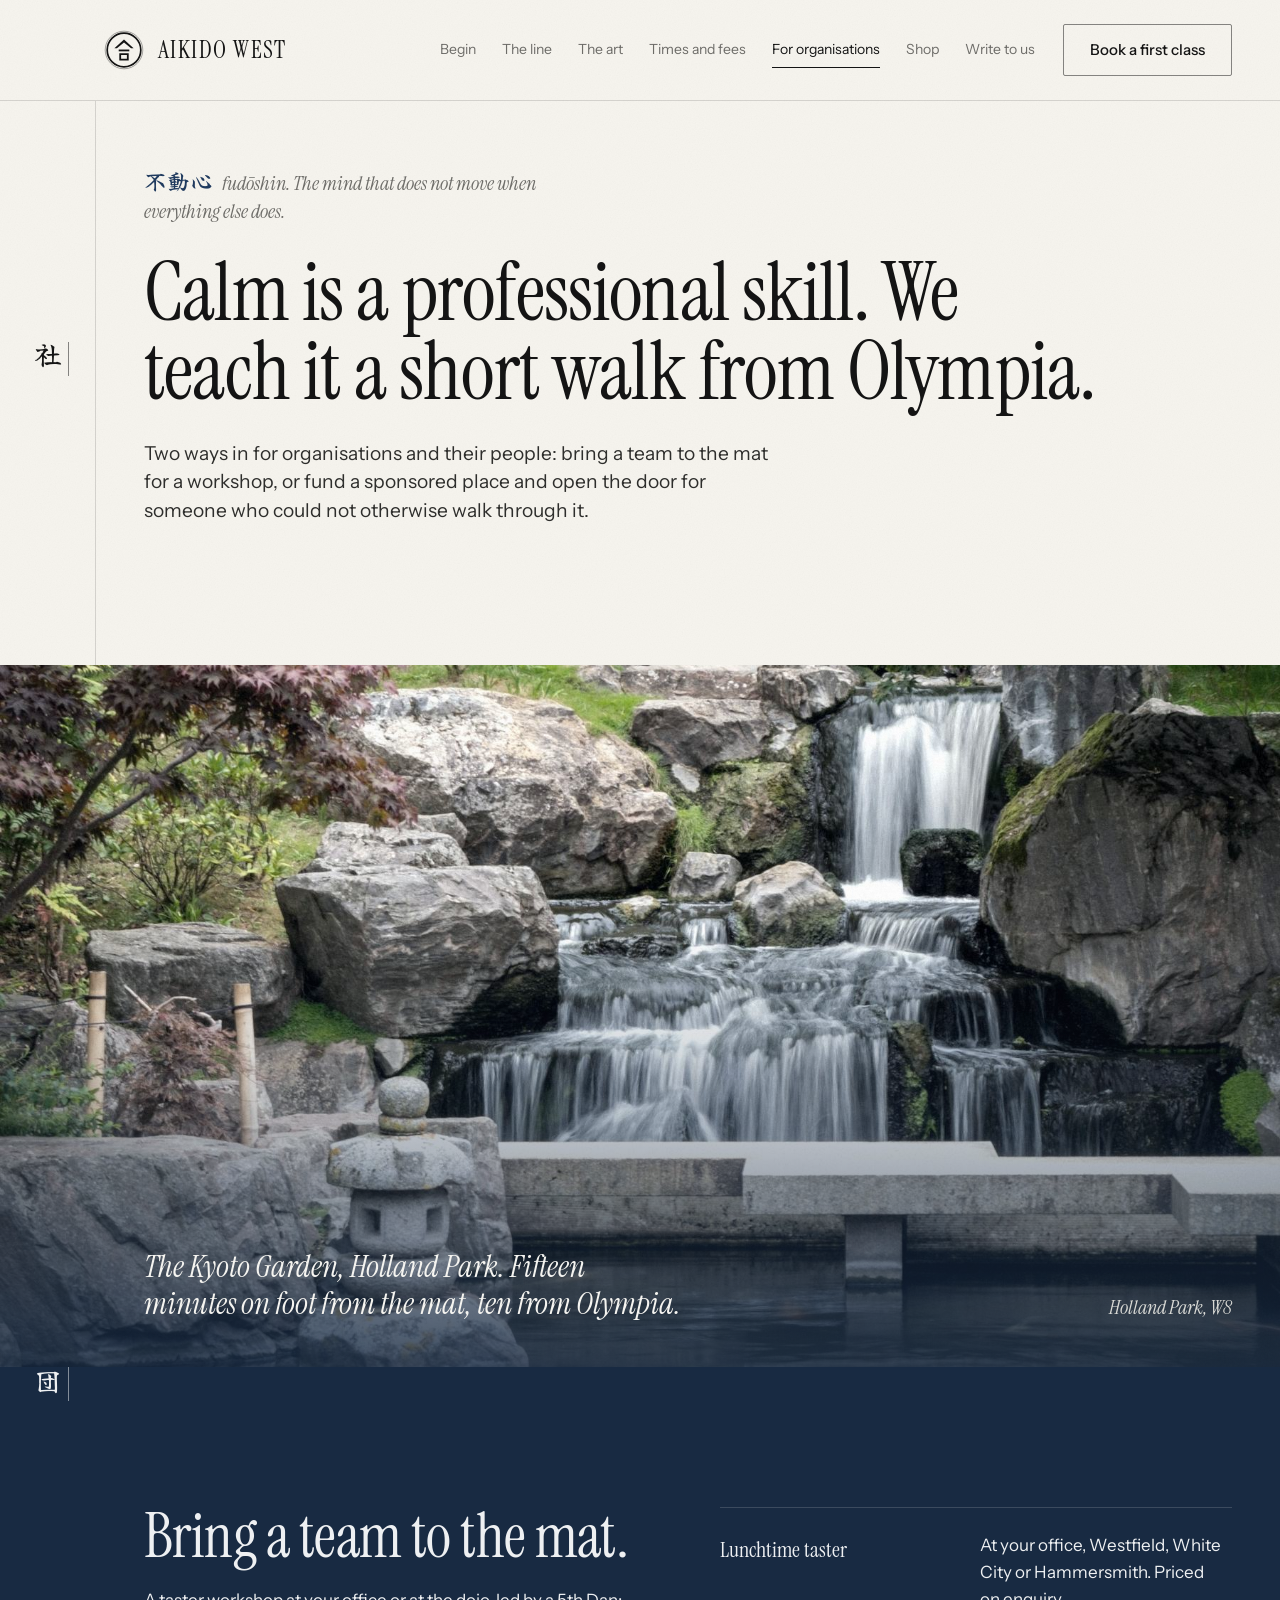
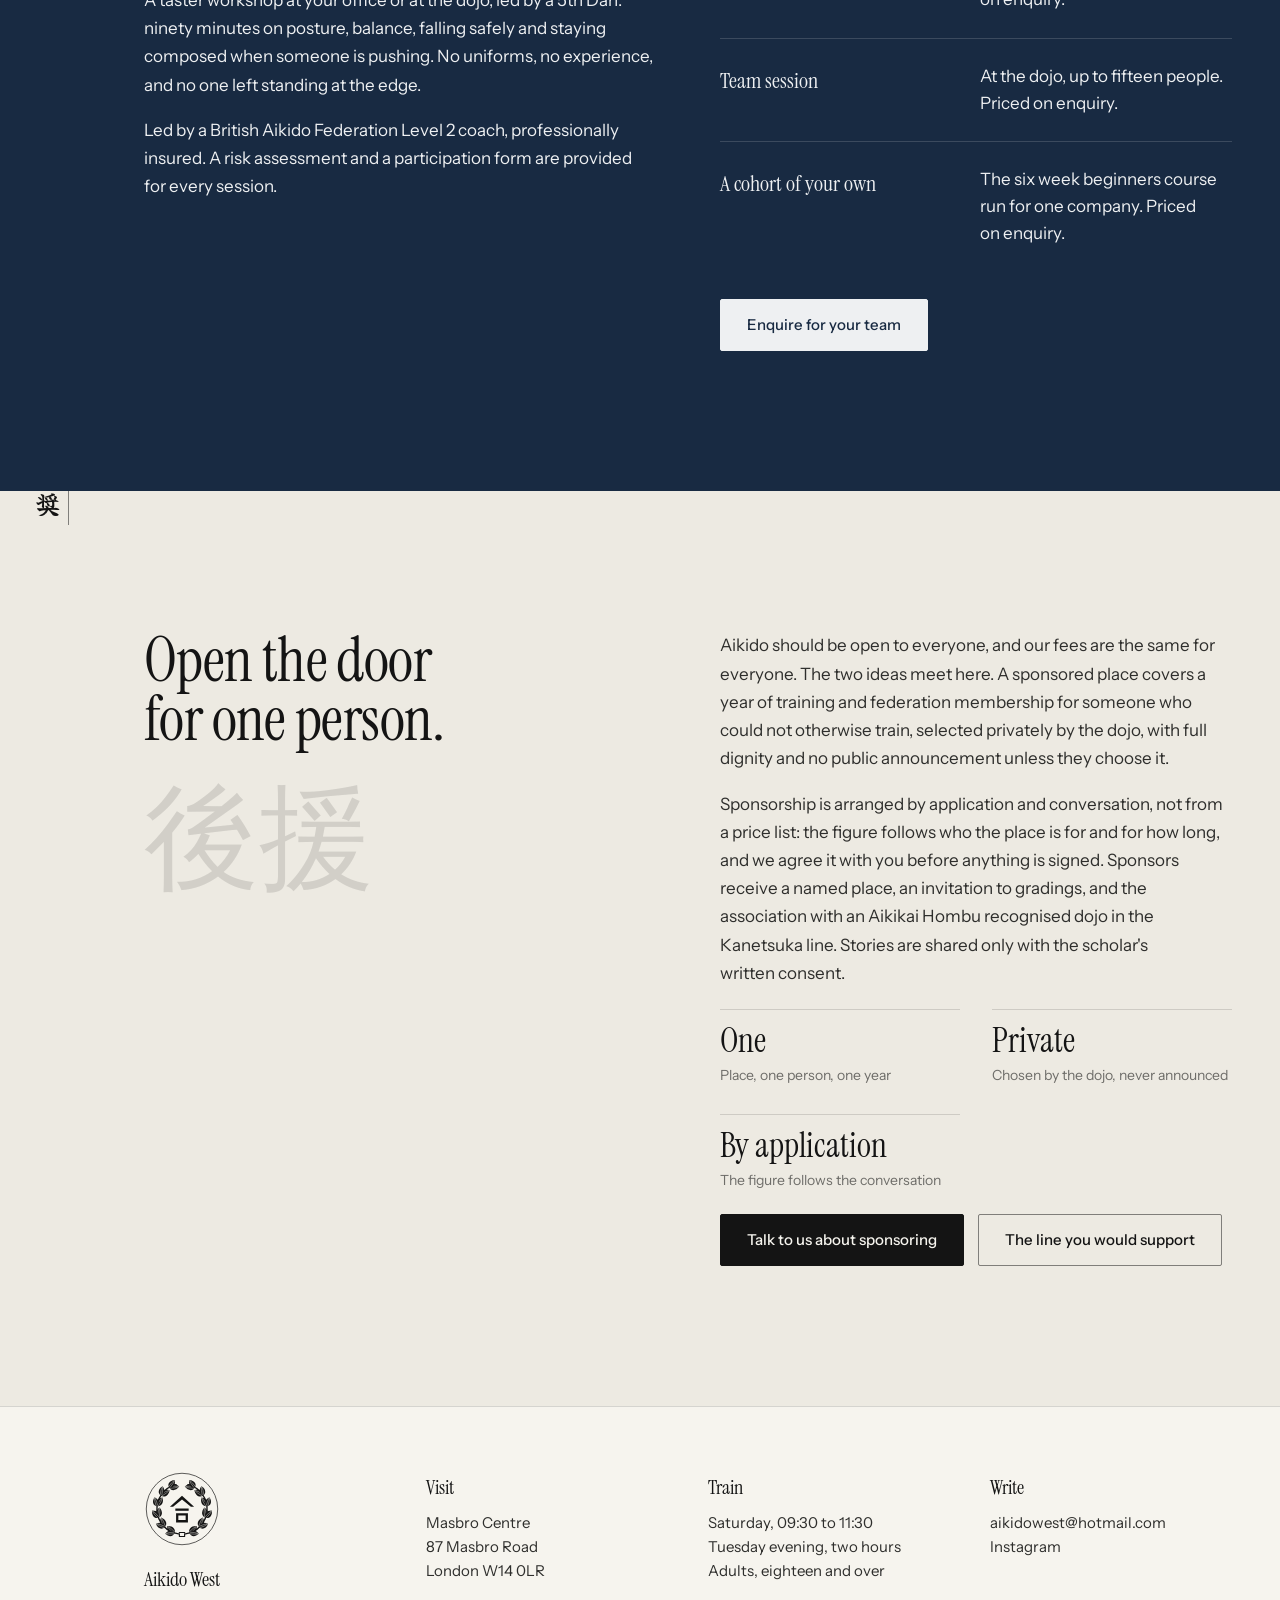
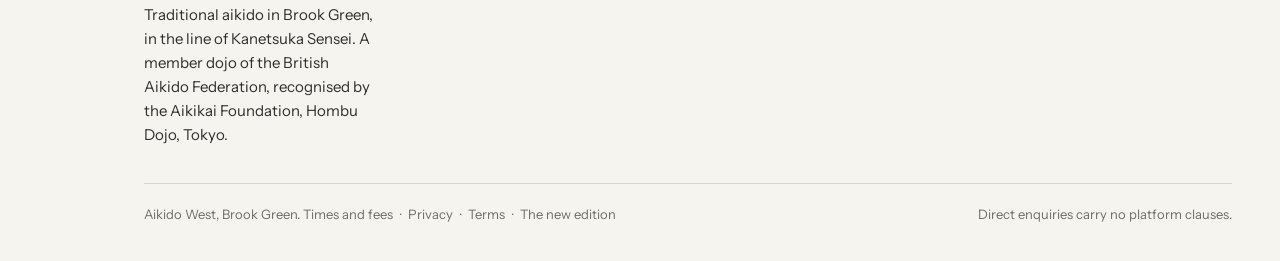
<file: organisations.html>
<!doctype html>
<html lang="en">
<head>
<meta charset="utf-8">
<meta name="viewport" content="width=device-width,initial-scale=1">
<title>For organisations, Aikido West</title>
<meta name="description" content="Team workshops and sponsored places at Aikido West, Brook Green.">
<link rel="icon" type="image/svg+xml" href="assets/mon/mark.svg">
<link rel="icon" type="image/png" sizes="64x64" href="assets/favicon-64.png">
<link rel="apple-touch-icon" href="assets/apple-touch-icon.png">
<meta name="theme-color" content="#182A42">
<meta property="og:site_name" content="Aikido West">
<meta property="og:title" content="For organisations, Aikido West">
<meta property="og:description" content="Team workshops and sponsored places at Aikido West, Brook Green.">
<meta property="og:image" content="https://mobstershaikh.github.io/aikido-west/assets/stock/kumano_torii.jpg">
<meta property="og:type" content="website">
<link rel="preload" href="assets/fonts/instrument-serif/instrument-serif-latin-400-normal.woff2" as="font" type="font/woff2" crossorigin>
<link rel="preload" href="assets/fonts/instrument-sans/files/instrument-sans-latin-400-normal.woff2" as="font" type="font/woff2" crossorigin>
<link rel="preload" href="assets/fonts/kanji/yuji-boku-400.woff2" as="font" type="font/woff2" crossorigin>
<link rel="stylesheet" href="assets/site.css">
<script type="speculationrules">{"prerender":[{"where":{"href_matches":"/*"},"eagerness":"moderate"}]}</script>
<script src="assets/js/gsap.min.js"></script>
<script src="assets/js/ScrollTrigger.min.js"></script>
<script src="assets/js/lenis.min.js"></script>

</head>
<body>
<a class="skip" href="#main">Skip to content</a>
<svg width="0" height="0" style="position:absolute" aria-hidden="true"><filter id="grainF"><feTurbulence type="fractalNoise" baseFrequency="0.85" numOctaves="2" stitchTiles="stitch"></feTurbulence><feColorMatrix type="saturate" values="0"></feColorMatrix></filter></svg>
<div class="grain" style="filter:url(#grainF)" aria-hidden="true"></div>
<div class="shell">
<header class="nav">
  <a class="brand" href="index.html" aria-label="Aikido West, home">
    <svg xmlns="http://www.w3.org/2000/svg" viewBox="-50 -50 100 100" class="mon" aria-hidden="true"><circle cx="0" cy="0" r="47" fill="none" stroke="currentColor" stroke-width="0.9"/><circle cx="0" cy="0" r="42" fill="none" stroke="currentColor" stroke-width="4.2"/><g fill="currentColor" transform="translate(0,0.4) scale(0.98)"><path d="M0,-27.5 L-24.5,-5 L-18,-5 L0,-19.6 L18,-5 L24.5,-5 Z"/><rect x="-13.5" y="-1.6" width="27" height="4.6"/><path d="M-12,8 H12 V26.5 H-12 Z M-7.4,12.6 V21.9 H7.4 V12.6 Z" fill-rule="evenodd"/></g></svg>
    <span class="name">AIKIDO WEST</span>
  </a>
  <nav class="links" aria-label="Pages">
    <a href="begin.html">Begin</a>
    <a href="lineage.html">The line</a>
    <a href="the-art.html">The art</a>
    <a href="times.html">Times and fees</a>
    <a href="organisations.html">For organisations</a>
    <a href="shop.html">Shop</a>
    <a href="contact.html">Write to us</a>
  </nav>
  <a class="btn cta" href="book.html">Book a first class</a>
</header>
<div class="scroll" id="main">
<section class="st station first" style=""><div class="mark" aria-hidden="true"><span>社</span></div><div class="inner" style="margin-left:0">
<div style="display:flex;flex-direction:column;gap:28px;max-width:1000px">
  <p class="preface"><span class="k">不動心</span>fudōshin. The mind that does not move when everything else does.</p>
  <h1 class="display h1" style="font-size:clamp(46px,6.4vw,100px)">Calm is a professional skill. We teach it a short walk from Olympia.</h1>
  <p class="lead" style="max-width:640px">Two ways in for organisations and their people: bring a team to the mat for a workshop, or fund a sponsored place and open the door for someone who could not otherwise walk through it.</p>
</div></div></section>
<section class="st plate "><div class="mark" aria-hidden="true"><span>庭</span></div><img class="ph" src="assets/stock/kyoto_garden_fall.jpg" alt="The waterfall and stone lantern of the Kyoto Garden in Holland Park" style="object-position:center 50%"><div class="veil" aria-hidden="true"></div><div class="text"><p class="cap" style="max-width:640px">The Kyoto Garden, Holland Park. Fifteen minutes on foot from the mat, ten from Olympia.</p><p class="note">Holland Park, W8</p></div></section>
<section class="st station night" style=""><div class="mark" aria-hidden="true"><span>団</span></div><div class="inner" style="margin-left:0">
<div class="two top">
  <div style="display:flex;flex-direction:column;gap:20px">
    <h2 class="display h2">Bring a team to the mat.</h2>
    <div class="prose"><p>A taster workshop at your office or at the dojo, led by a 5th Dan: ninety minutes on posture, balance, falling safely and staying composed when someone is pushing. No uniforms, no experience, and no one left standing at the edge.</p><p>Led by a British Aikido Federation Level 2 coach, professionally insured. A risk assessment and a participation form are provided for every session.</p></div>
  </div>
  <div class="rows">
    <div class="row"><p class="k">Lunchtime taster</p><p class="v">At your office, Westfield, White City or Hammersmith. Priced on enquiry.</p></div>
    <div class="row"><p class="k">Team session</p><p class="v">At the dojo, up to fifteen people. Priced on enquiry.</p></div>
    <div class="row"><p class="k">A cohort of your own</p><p class="v">The six week beginners course run for one company. Priced on enquiry.</p></div>
    <div style="padding-top:28px"><a class="btn fill" href="contact.html">Enquire for your team</a></div>
  </div>
</div></div></section>
<section class="st station alt" style=""><div class="mark" aria-hidden="true"><span>奨</span></div><div class="inner" style="margin-left:0">
<div class="two top">
  <div style="display:flex;flex-direction:column;gap:20px">
    <h2 class="display h2">Open the door for one person.</h2>
    <p class="brush" style="font-size:clamp(72px,9vw,140px);line-height:1;color:var(--ink);opacity:.12" aria-hidden="true">後援</p>
  </div>
  <div style="display:flex;flex-direction:column;gap:22px">
    <div class="prose">
      <p>Aikido should be open to everyone, and our fees are the same for everyone. The two ideas meet here. A sponsored place covers a year of training and federation membership for someone who could not otherwise train, selected privately by the dojo, with full dignity and no public announcement unless they choose it.</p>
      <p>Sponsorship is arranged by application and conversation, not from a price list: the figure follows who the place is for and for how long, and we agree it with you before anything is signed. Sponsors receive a named place, an invitation to gradings, and the association with an Aikikai Hombu recognised dojo in the Kanetsuka line. Stories are shared only with the scholar's written consent.</p>
    </div>
    <div class="facts">
      <p><span class="f">One</span><span class="l">Place, one person, one year</span></p>
      <p><span class="f">Private</span><span class="l">Chosen by the dojo, never announced</span></p>
      <p><span class="f">By application</span><span class="l">The figure follows the conversation</span></p>
    </div>
    <div style="display:flex;flex-wrap:wrap;gap:14px"><a class="btn fill" href="contact.html">Talk to us about sponsoring</a><a class="btn" href="lineage.html">The line you would support</a></div>
  </div>
</div></div></section>

</div>
<footer class="foot">
  <div class="cols">
    <div><svg xmlns="http://www.w3.org/2000/svg" viewBox="-50 -50 100 100" class="crest foot-crest" role="img" aria-label="Aikido West crest"><mask id="mcrestf" maskUnits="userSpaceOnUse" x="-50" y="-50" width="100" height="100"><circle cx="0" cy="0" r="47" fill="none" stroke="#fff" stroke-width="0.9"/><path d="M-4.59,32.68 A33,33 0 0 1 -7.98,-32.02" fill="none" stroke="#fff" stroke-width="1.8" stroke-linecap="round"/><path d="M-9.77,31.52 C-8.02,26.49 -11.99,21.65 -19.61,22.28 C-19.76,29.91 -14.68,33.57 -9.77,31.52 Z" fill="#fff"/><path d="M-11.53,31.42 Q-16.90,26.89 -18.88,23.48" fill="none" stroke="#000" stroke-width="0.55" stroke-linecap="round"/><path d="M-9.97,29.77 Q-14.83,24.69 -18.36,22.93" fill="none" stroke="#000" stroke-width="0.55" stroke-linecap="round"/><path d="M-9.77,31.52 C-12.15,27.09 -17.90,26.80 -22.14,32.56 C-17.00,37.53 -11.38,36.29 -9.77,31.52 Z" fill="#fff"/><path d="M-10.92,32.70 Q-17.32,33.59 -20.88,32.81" fill="none" stroke="#000" stroke-width="0.55" stroke-linecap="round"/><path d="M-11.10,30.55 Q-17.56,30.73 -20.94,32.10" fill="none" stroke="#000" stroke-width="0.55" stroke-linecap="round"/><path d="M-22.74,23.92 C-18.94,20.18 -20.35,14.08 -27.45,11.27 C-30.98,18.04 -28.05,23.58 -22.74,23.92 Z" fill="#fff"/><path d="M-24.27,23.05 Q-27.08,16.60 -27.34,12.67" fill="none" stroke="#000" stroke-width="0.55" stroke-linecap="round"/><path d="M-22.15,22.26 Q-24.24,15.55 -26.63,12.40" fill="none" stroke="#000" stroke-width="0.55" stroke-linecap="round"/><path d="M-22.74,23.92 C-22.90,18.89 -27.93,16.07 -34.29,19.36 C-31.89,26.09 -26.29,27.48 -22.74,23.92 Z" fill="#fff"/><path d="M-24.29,24.46 Q-30.43,22.43 -33.27,20.15" fill="none" stroke="#000" stroke-width="0.55" stroke-linecap="round"/><path d="M-23.50,22.46 Q-29.37,19.75 -33.00,19.48" fill="none" stroke="#000" stroke-width="0.55" stroke-linecap="round"/><path d="M-30.99,11.35 C-25.93,9.69 -24.49,3.59 -29.60,-2.08 C-35.77,2.43 -35.60,8.69 -30.99,11.35 Z" fill="#fff"/><path d="M-31.98,9.89 Q-31.63,2.87 -30.12,-0.77" fill="none" stroke="#000" stroke-width="0.55" stroke-linecap="round"/><path d="M-29.72,10.12 Q-28.62,3.18 -29.37,-0.70" fill="none" stroke="#000" stroke-width="0.55" stroke-linecap="round"/><path d="M-30.99,11.35 C-28.90,6.77 -32.16,2.02 -39.32,2.14 C-40.15,9.24 -35.75,12.96 -30.99,11.35 Z" fill="#fff"/><path d="M-32.62,11.15 Q-37.22,6.60 -38.75,3.30" fill="none" stroke="#000" stroke-width="0.55" stroke-linecap="round"/><path d="M-31.02,9.71 Q-35.09,4.67 -38.22,2.82" fill="none" stroke="#000" stroke-width="0.55" stroke-linecap="round"/><path d="M-32.81,-3.57 C-27.54,-2.82 -23.54,-7.64 -25.61,-15.00 C-33.13,-13.69 -35.76,-8.00 -32.81,-3.57 Z" fill="#fff"/><path d="M-33.05,-5.32 Q-29.62,-11.46 -26.65,-14.05" fill="none" stroke="#000" stroke-width="0.55" stroke-linecap="round"/><path d="M-31.13,-4.11 Q-27.06,-9.85 -26.01,-13.65" fill="none" stroke="#000" stroke-width="0.55" stroke-linecap="round"/><path d="M-32.81,-3.57 C-28.91,-6.75 -29.72,-12.46 -36.18,-15.53 C-40.09,-9.53 -37.79,-4.24 -32.81,-3.57 Z" fill="#fff"/><path d="M-34.18,-4.48 Q-36.28,-10.59 -36.19,-14.23" fill="none" stroke="#000" stroke-width="0.55" stroke-linecap="round"/><path d="M-32.11,-5.06 Q-33.52,-11.37 -35.50,-14.43" fill="none" stroke="#000" stroke-width="0.55" stroke-linecap="round"/><path d="M-27.82,-17.76 C-23.43,-14.74 -17.71,-17.29 -16.30,-24.80 C-23.62,-26.97 -28.50,-23.04 -27.82,-17.76 Z" fill="#fff"/><path d="M-27.26,-19.43 Q-21.46,-23.41 -17.65,-24.42" fill="none" stroke="#000" stroke-width="0.55" stroke-linecap="round"/><path d="M-26.07,-17.49 Q-19.89,-20.83 -17.25,-23.77" fill="none" stroke="#000" stroke-width="0.55" stroke-linecap="round"/><path d="M-27.82,-17.76 C-22.91,-18.88 -21.11,-24.35 -25.54,-29.97 C-31.70,-26.32 -31.99,-20.57 -27.82,-17.76 Z" fill="#fff"/><path d="M-28.65,-19.17 Q-27.82,-25.59 -26.12,-28.81" fill="none" stroke="#000" stroke-width="0.55" stroke-linecap="round"/><path d="M-26.53,-18.78 Q-24.99,-25.06 -25.42,-28.68" fill="none" stroke="#000" stroke-width="0.55" stroke-linecap="round"/><path d="M-17.05,-28.25 C-14.46,-23.61 -8.20,-23.35 -3.61,-29.46 C-9.21,-34.65 -15.32,-33.29 -17.05,-28.25 Z" fill="#fff"/><path d="M-15.81,-29.50 Q-8.85,-30.50 -4.99,-29.71" fill="none" stroke="#000" stroke-width="0.55" stroke-linecap="round"/><path d="M-15.61,-27.24 Q-8.58,-27.49 -4.92,-28.96" fill="none" stroke="#000" stroke-width="0.55" stroke-linecap="round"/><path d="M-17.05,-28.25 C-12.16,-27.08 -8.12,-31.19 -9.60,-38.19 C-16.73,-37.65 -19.55,-32.62 -17.05,-28.25 Z" fill="#fff"/><path d="M-17.17,-29.89 Q-13.58,-35.27 -10.63,-37.41" fill="none" stroke="#000" stroke-width="0.55" stroke-linecap="round"/><path d="M-15.45,-28.60 Q-11.28,-33.55 -10.06,-36.98" fill="none" stroke="#000" stroke-width="0.55" stroke-linecap="round"/><path d="M4.59,32.68 A33,33 0 0 0 7.98,-32.02" fill="none" stroke="#fff" stroke-width="1.8" stroke-linecap="round"/><path d="M9.77,31.52 C14.68,33.57 19.76,29.91 19.61,22.28 C11.99,21.65 8.02,26.49 9.77,31.52 Z" fill="#fff"/><path d="M9.97,29.77 Q14.83,24.69 18.36,22.93" fill="none" stroke="#000" stroke-width="0.55" stroke-linecap="round"/><path d="M11.53,31.42 Q16.90,26.89 18.88,23.48" fill="none" stroke="#000" stroke-width="0.55" stroke-linecap="round"/><path d="M9.77,31.52 C11.38,36.29 17.00,37.53 22.14,32.56 C17.90,26.80 12.15,27.09 9.77,31.52 Z" fill="#fff"/><path d="M11.10,30.55 Q17.56,30.73 20.94,32.10" fill="none" stroke="#000" stroke-width="0.55" stroke-linecap="round"/><path d="M10.92,32.70 Q17.32,33.59 20.88,32.81" fill="none" stroke="#000" stroke-width="0.55" stroke-linecap="round"/><path d="M22.74,23.92 C28.05,23.58 30.98,18.04 27.45,11.27 C20.35,14.08 18.94,20.18 22.74,23.92 Z" fill="#fff"/><path d="M22.15,22.26 Q24.24,15.55 26.63,12.40" fill="none" stroke="#000" stroke-width="0.55" stroke-linecap="round"/><path d="M24.27,23.05 Q27.08,16.60 27.34,12.67" fill="none" stroke="#000" stroke-width="0.55" stroke-linecap="round"/><path d="M22.74,23.92 C26.29,27.48 31.89,26.09 34.29,19.36 C27.93,16.07 22.90,18.89 22.74,23.92 Z" fill="#fff"/><path d="M23.50,22.46 Q29.37,19.75 33.00,19.48" fill="none" stroke="#000" stroke-width="0.55" stroke-linecap="round"/><path d="M24.29,24.46 Q30.43,22.43 33.27,20.15" fill="none" stroke="#000" stroke-width="0.55" stroke-linecap="round"/><path d="M30.99,11.35 C35.60,8.69 35.77,2.43 29.60,-2.08 C24.49,3.59 25.93,9.69 30.99,11.35 Z" fill="#fff"/><path d="M29.72,10.12 Q28.62,3.18 29.37,-0.70" fill="none" stroke="#000" stroke-width="0.55" stroke-linecap="round"/><path d="M31.98,9.89 Q31.63,2.87 30.12,-0.77" fill="none" stroke="#000" stroke-width="0.55" stroke-linecap="round"/><path d="M30.99,11.35 C35.75,12.96 40.15,9.24 39.32,2.14 C32.16,2.02 28.90,6.77 30.99,11.35 Z" fill="#fff"/><path d="M31.02,9.71 Q35.09,4.67 38.22,2.82" fill="none" stroke="#000" stroke-width="0.55" stroke-linecap="round"/><path d="M32.62,11.15 Q37.22,6.60 38.75,3.30" fill="none" stroke="#000" stroke-width="0.55" stroke-linecap="round"/><path d="M32.81,-3.57 C35.76,-8.00 33.13,-13.69 25.61,-15.00 C23.54,-7.64 27.54,-2.82 32.81,-3.57 Z" fill="#fff"/><path d="M31.13,-4.11 Q27.06,-9.85 26.01,-13.65" fill="none" stroke="#000" stroke-width="0.55" stroke-linecap="round"/><path d="M33.05,-5.32 Q29.62,-11.46 26.65,-14.05" fill="none" stroke="#000" stroke-width="0.55" stroke-linecap="round"/><path d="M32.81,-3.57 C37.79,-4.24 40.09,-9.53 36.18,-15.53 C29.72,-12.46 28.91,-6.75 32.81,-3.57 Z" fill="#fff"/><path d="M32.11,-5.06 Q33.52,-11.37 35.50,-14.43" fill="none" stroke="#000" stroke-width="0.55" stroke-linecap="round"/><path d="M34.18,-4.48 Q36.28,-10.59 36.19,-14.23" fill="none" stroke="#000" stroke-width="0.55" stroke-linecap="round"/><path d="M27.82,-17.76 C28.50,-23.04 23.62,-26.97 16.30,-24.80 C17.71,-17.29 23.43,-14.74 27.82,-17.76 Z" fill="#fff"/><path d="M26.07,-17.49 Q19.89,-20.83 17.25,-23.77" fill="none" stroke="#000" stroke-width="0.55" stroke-linecap="round"/><path d="M27.26,-19.43 Q21.46,-23.41 17.65,-24.42" fill="none" stroke="#000" stroke-width="0.55" stroke-linecap="round"/><path d="M27.82,-17.76 C31.99,-20.57 31.70,-26.32 25.54,-29.97 C21.11,-24.35 22.91,-18.88 27.82,-17.76 Z" fill="#fff"/><path d="M26.53,-18.78 Q24.99,-25.06 25.42,-28.68" fill="none" stroke="#000" stroke-width="0.55" stroke-linecap="round"/><path d="M28.65,-19.17 Q27.82,-25.59 26.12,-28.81" fill="none" stroke="#000" stroke-width="0.55" stroke-linecap="round"/><path d="M17.05,-28.25 C15.32,-33.29 9.21,-34.65 3.61,-29.46 C8.20,-23.35 14.46,-23.61 17.05,-28.25 Z" fill="#fff"/><path d="M15.61,-27.24 Q8.58,-27.49 4.92,-28.96" fill="none" stroke="#000" stroke-width="0.55" stroke-linecap="round"/><path d="M15.81,-29.50 Q8.85,-30.50 4.99,-29.71" fill="none" stroke="#000" stroke-width="0.55" stroke-linecap="round"/><path d="M17.05,-28.25 C19.55,-32.62 16.73,-37.65 9.60,-38.19 C8.12,-31.19 12.16,-27.08 17.05,-28.25 Z" fill="#fff"/><path d="M15.45,-28.60 Q11.28,-33.55 10.06,-36.98" fill="none" stroke="#000" stroke-width="0.55" stroke-linecap="round"/><path d="M17.17,-29.89 Q13.58,-35.27 10.63,-37.41" fill="none" stroke="#000" stroke-width="0.55" stroke-linecap="round"/><rect x="-4.2" y="30.10" width="8.4" height="6.8" rx="0.6" fill="#fff"/><rect x="-2.7" y="31.60" width="5.4" height="3.8" rx="0.3" fill="#000"/><g fill="#fff" transform="translate(0,0.4) scale(0.65)"><path d="M0,-27.5 L-24.5,-5 L-18,-5 L0,-19.6 L18,-5 L24.5,-5 Z"/><rect x="-13.5" y="-1.6" width="27" height="4.6"/><path d="M-12,8 H12 V26.5 H-12 Z M-7.4,12.6 V21.9 H7.4 V12.6 Z" fill-rule="evenodd"/></g></mask><rect x="-50" y="-50" width="100" height="100" fill="currentColor" mask="url(#mcrestf)"/></svg><p class="t">Aikido West</p><p>Traditional aikido in Brook Green, in the line of Kanetsuka Sensei. A member dojo of the British Aikido Federation, recognised by the Aikikai Foundation, Hombu Dojo, Tokyo.</p></div>
    <div><p class="t">Visit</p><p>Masbro Centre<br>87 Masbro Road<br>London W14 0LR</p></div>
    <div><p class="t">Train</p><p>Saturday, 09:30 to 11:30<br>Tuesday evening, two hours<br>Adults, eighteen and over</p></div>
    <div><p class="t">Write</p><p><a href="mailto:aikidowest@hotmail.com">aikidowest@hotmail.com</a><br><a href="https://www.instagram.com/aikidowestdojo">Instagram</a></p></div>
  </div>
  <div class="base"><p>Aikido West, Brook Green. <a href="times.html">Times and fees</a> <span class="sep">·</span> <a href="privacy.html">Privacy</a> <span class="sep">·</span> <a href="terms.html">Terms</a> <span class="sep">·</span> <a href="next/index.html">The new edition</a></p><p>Direct enquiries carry no platform clauses.</p></div>
</footer>
</div>
<script src="assets/site.js"></script>
<script src="assets/nav.js"></script>

</body>
</html>
</file>
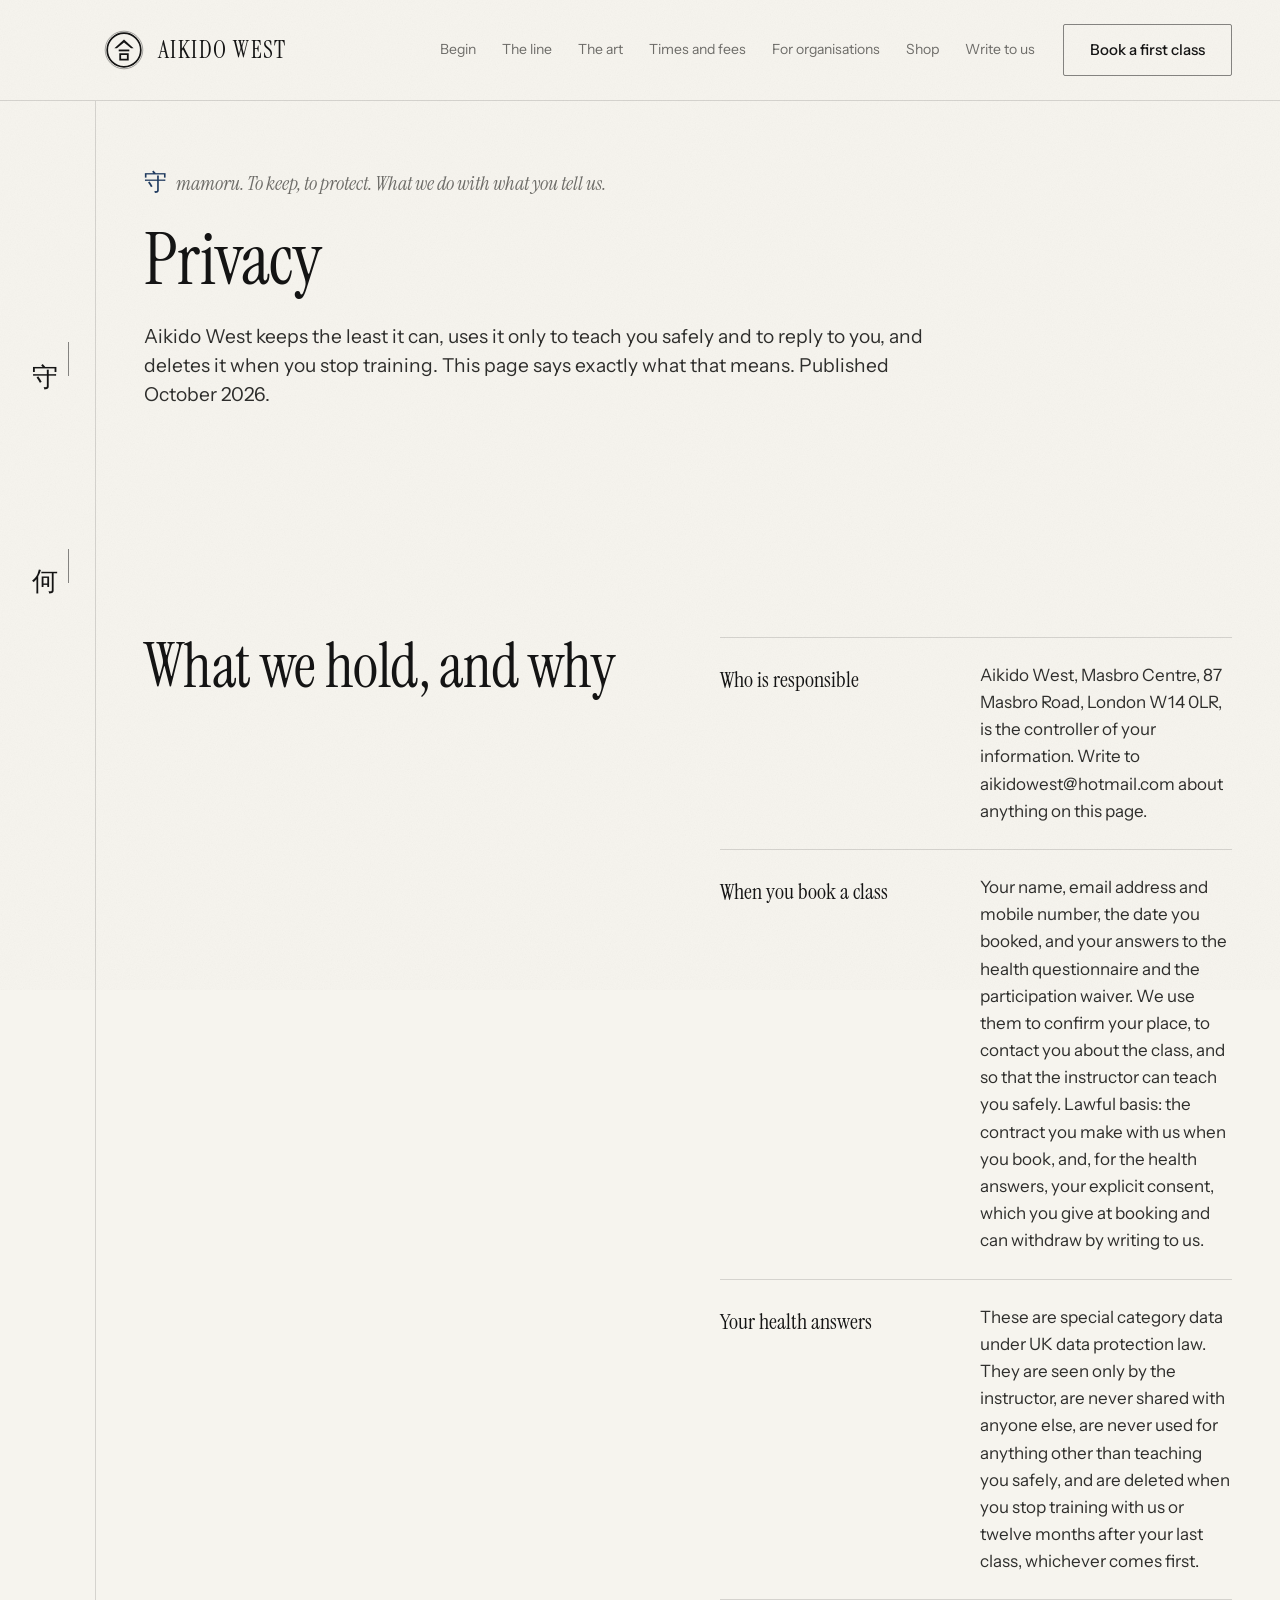
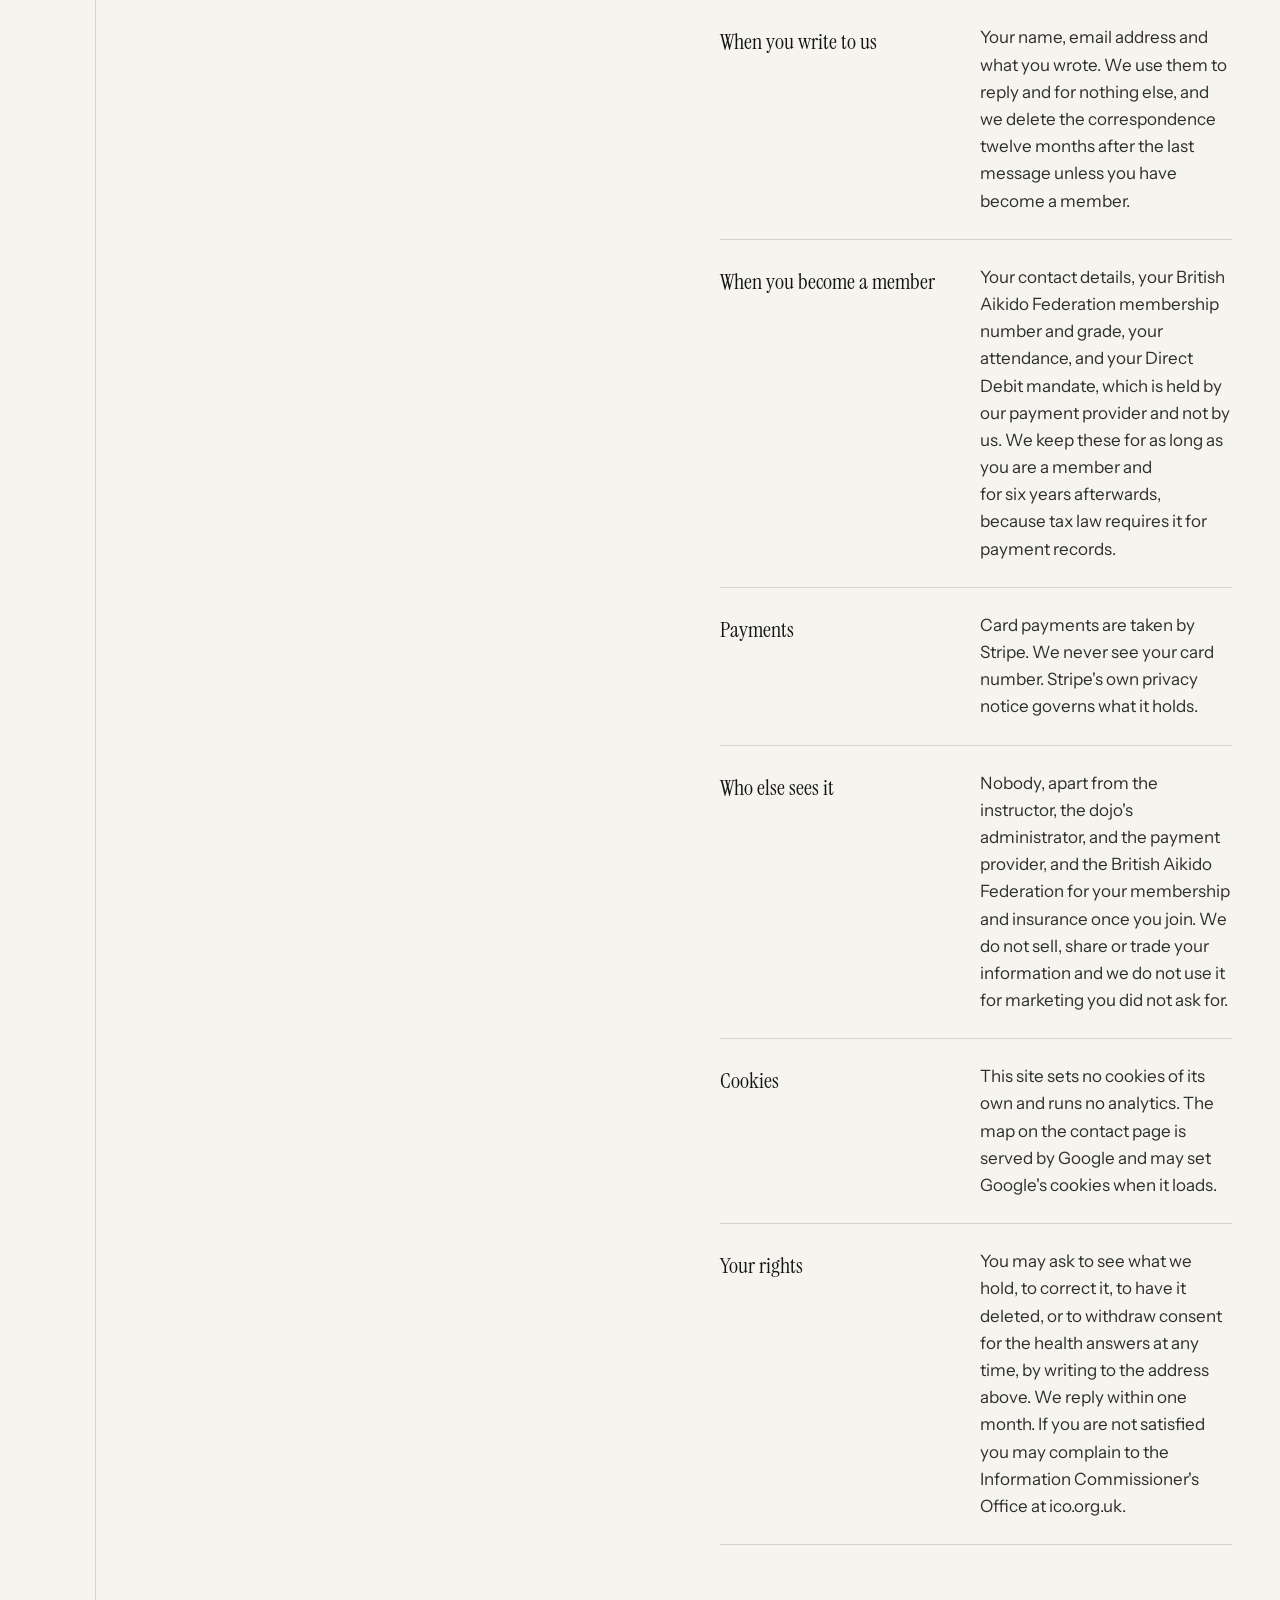
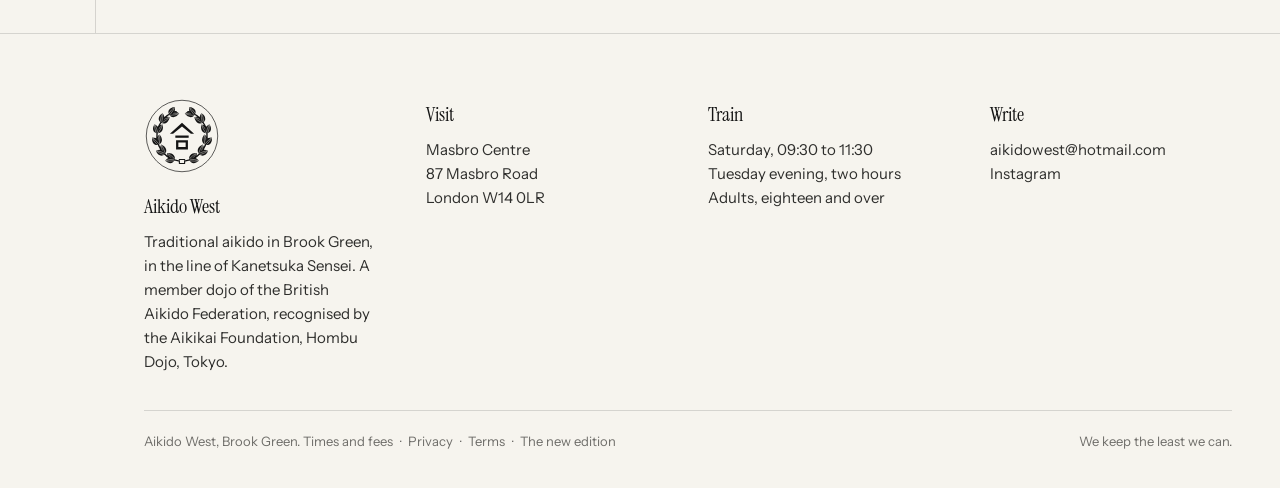
<file: privacy.html>
<!doctype html>
<html lang="en">
<head>
<meta charset="utf-8">
<meta name="viewport" content="width=device-width,initial-scale=1">
<title>Privacy, Aikido West</title>
<meta name="description" content="What Aikido West holds about you, why, and for how long.">
<link rel="icon" type="image/svg+xml" href="assets/mon/mark.svg">
<link rel="icon" type="image/png" sizes="64x64" href="assets/favicon-64.png">
<link rel="apple-touch-icon" href="assets/apple-touch-icon.png">
<meta name="theme-color" content="#182A42">
<meta property="og:site_name" content="Aikido West">
<meta property="og:title" content="Privacy, Aikido West">
<meta property="og:description" content="What Aikido West holds about you, why, and for how long.">
<meta property="og:image" content="https://mobstershaikh.github.io/aikido-west/assets/stock/kumano_torii.jpg">
<meta property="og:type" content="website">
<link rel="preload" href="assets/fonts/instrument-serif/instrument-serif-latin-400-normal.woff2" as="font" type="font/woff2" crossorigin>
<link rel="preload" href="assets/fonts/instrument-sans/files/instrument-sans-latin-400-normal.woff2" as="font" type="font/woff2" crossorigin>
<link rel="preload" href="assets/fonts/kanji/yuji-boku-400.woff2" as="font" type="font/woff2" crossorigin>
<link rel="stylesheet" href="assets/site.css">
<script type="speculationrules">{"prerender":[{"where":{"href_matches":"/*"},"eagerness":"moderate"}]}</script>
<script src="assets/js/gsap.min.js"></script>
<script src="assets/js/ScrollTrigger.min.js"></script>
<script src="assets/js/lenis.min.js"></script>

</head>
<body>
<a class="skip" href="#main">Skip to content</a>
<svg width="0" height="0" style="position:absolute" aria-hidden="true"><filter id="grainF"><feTurbulence type="fractalNoise" baseFrequency="0.85" numOctaves="2" stitchTiles="stitch"></feTurbulence><feColorMatrix type="saturate" values="0"></feColorMatrix></filter></svg>
<div class="grain" style="filter:url(#grainF)" aria-hidden="true"></div>
<div class="shell">
<header class="nav">
  <a class="brand" href="index.html" aria-label="Aikido West, home">
    <svg xmlns="http://www.w3.org/2000/svg" viewBox="-50 -50 100 100" class="mon" aria-hidden="true"><circle cx="0" cy="0" r="47" fill="none" stroke="currentColor" stroke-width="0.9"/><circle cx="0" cy="0" r="42" fill="none" stroke="currentColor" stroke-width="4.2"/><g fill="currentColor" transform="translate(0,0.4) scale(0.98)"><path d="M0,-27.5 L-24.5,-5 L-18,-5 L0,-19.6 L18,-5 L24.5,-5 Z"/><rect x="-13.5" y="-1.6" width="27" height="4.6"/><path d="M-12,8 H12 V26.5 H-12 Z M-7.4,12.6 V21.9 H7.4 V12.6 Z" fill-rule="evenodd"/></g></svg>
    <span class="name">AIKIDO WEST</span>
  </a>
  <nav class="links" aria-label="Pages">
    <a href="begin.html">Begin</a>
    <a href="lineage.html">The line</a>
    <a href="the-art.html">The art</a>
    <a href="times.html">Times and fees</a>
    <a href="organisations.html">For organisations</a>
    <a href="shop.html">Shop</a>
    <a href="contact.html">Write to us</a>
  </nav>
  <a class="btn cta" href="book.html">Book a first class</a>
</header>
<div class="scroll" id="main">
<section class="st station first" style=""><div class="mark" aria-hidden="true"><span>守</span></div><div class="inner" style="margin-left:0">
<div style="display:flex;flex-direction:column;gap:28px;max-width:820px">
  <p class="preface"><span class="k">守</span>mamoru. To keep, to protect. What we do with what you tell us.</p>
  <h1 class="display h1" style="font-size:clamp(40px,5.6vw,84px)">Privacy</h1>
  <p class="lead">Aikido West keeps the least it can, uses it only to teach you safely and to reply to you, and deletes it when you stop training. This page says exactly what that means. Published October 2026.</p>
</div></div></section>
<section class="st station tight" style=""><div class="mark" aria-hidden="true"><span>何</span></div><div class="inner" style="margin-left:0">
<div class="two top">
  <h2 class="display h2">What we hold, and why</h2>
  <div class="rows">
    <div class="row"><p class="k">Who is responsible</p><p class="v">Aikido West, Masbro Centre, 87 Masbro Road, London W14 0LR, is the controller of your information. Write to <a href="mailto:aikidowest@hotmail.com">aikidowest@hotmail.com</a> about anything on this page.</p></div>
    <div class="row"><p class="k">When you book a class</p><p class="v">Your name, email address and mobile number, the date you booked, and your answers to the health questionnaire and the participation waiver. We use them to confirm your place, to contact you about the class, and so that the instructor can teach you safely. Lawful basis: the contract you make with us when you book, and, for the health answers, your explicit consent, which you give at booking and can withdraw by writing to us.</p></div>
    <div class="row"><p class="k">Your health answers</p><p class="v">These are special category data under UK data protection law. They are seen only by the instructor, are never shared with anyone else, are never used for anything other than teaching you safely, and are deleted when you stop training with us or twelve months after your last class, whichever comes first.</p></div>
    <div class="row"><p class="k">When you write to us</p><p class="v">Your name, email address and what you wrote. We use them to reply and for nothing else, and we delete the correspondence twelve months after the last message unless you have become a member.</p></div>
    <div class="row"><p class="k">When you become a member</p><p class="v">Your contact details, your British Aikido Federation membership number and grade, your attendance, and your Direct Debit mandate, which is held by our payment provider and not by us. We keep these for as long as you are a member and for six years afterwards, because tax law requires it for payment records.</p></div>
    <div class="row"><p class="k">Payments</p><p class="v">Card payments are taken by Stripe. We never see your card number. Stripe's own privacy notice governs what it holds.</p></div>
    <div class="row"><p class="k">Who else sees it</p><p class="v">Nobody, apart from the instructor, the dojo's administrator, and the payment provider, and the British Aikido Federation for your membership and insurance once you join. We do not sell, share or trade your information and we do not use it for marketing you did not ask for.</p></div>
    <div class="row"><p class="k">Cookies</p><p class="v">This site sets no cookies of its own and runs no analytics. The map on the contact page is served by Google and may set Google's cookies when it loads.</p></div>
    <div class="row"><p class="k">Your rights</p><p class="v">You may ask to see what we hold, to correct it, to have it deleted, or to withdraw consent for the health answers at any time, by writing to the address above. We reply within one month. If you are not satisfied you may complain to the Information Commissioner's Office at ico.org.uk.</p></div>
  </div>
</div></div></section>

</div>
<footer class="foot">
  <div class="cols">
    <div><svg xmlns="http://www.w3.org/2000/svg" viewBox="-50 -50 100 100" class="crest foot-crest" role="img" aria-label="Aikido West crest"><mask id="mcrestf" maskUnits="userSpaceOnUse" x="-50" y="-50" width="100" height="100"><circle cx="0" cy="0" r="47" fill="none" stroke="#fff" stroke-width="0.9"/><path d="M-4.59,32.68 A33,33 0 0 1 -7.98,-32.02" fill="none" stroke="#fff" stroke-width="1.8" stroke-linecap="round"/><path d="M-9.77,31.52 C-8.02,26.49 -11.99,21.65 -19.61,22.28 C-19.76,29.91 -14.68,33.57 -9.77,31.52 Z" fill="#fff"/><path d="M-11.53,31.42 Q-16.90,26.89 -18.88,23.48" fill="none" stroke="#000" stroke-width="0.55" stroke-linecap="round"/><path d="M-9.97,29.77 Q-14.83,24.69 -18.36,22.93" fill="none" stroke="#000" stroke-width="0.55" stroke-linecap="round"/><path d="M-9.77,31.52 C-12.15,27.09 -17.90,26.80 -22.14,32.56 C-17.00,37.53 -11.38,36.29 -9.77,31.52 Z" fill="#fff"/><path d="M-10.92,32.70 Q-17.32,33.59 -20.88,32.81" fill="none" stroke="#000" stroke-width="0.55" stroke-linecap="round"/><path d="M-11.10,30.55 Q-17.56,30.73 -20.94,32.10" fill="none" stroke="#000" stroke-width="0.55" stroke-linecap="round"/><path d="M-22.74,23.92 C-18.94,20.18 -20.35,14.08 -27.45,11.27 C-30.98,18.04 -28.05,23.58 -22.74,23.92 Z" fill="#fff"/><path d="M-24.27,23.05 Q-27.08,16.60 -27.34,12.67" fill="none" stroke="#000" stroke-width="0.55" stroke-linecap="round"/><path d="M-22.15,22.26 Q-24.24,15.55 -26.63,12.40" fill="none" stroke="#000" stroke-width="0.55" stroke-linecap="round"/><path d="M-22.74,23.92 C-22.90,18.89 -27.93,16.07 -34.29,19.36 C-31.89,26.09 -26.29,27.48 -22.74,23.92 Z" fill="#fff"/><path d="M-24.29,24.46 Q-30.43,22.43 -33.27,20.15" fill="none" stroke="#000" stroke-width="0.55" stroke-linecap="round"/><path d="M-23.50,22.46 Q-29.37,19.75 -33.00,19.48" fill="none" stroke="#000" stroke-width="0.55" stroke-linecap="round"/><path d="M-30.99,11.35 C-25.93,9.69 -24.49,3.59 -29.60,-2.08 C-35.77,2.43 -35.60,8.69 -30.99,11.35 Z" fill="#fff"/><path d="M-31.98,9.89 Q-31.63,2.87 -30.12,-0.77" fill="none" stroke="#000" stroke-width="0.55" stroke-linecap="round"/><path d="M-29.72,10.12 Q-28.62,3.18 -29.37,-0.70" fill="none" stroke="#000" stroke-width="0.55" stroke-linecap="round"/><path d="M-30.99,11.35 C-28.90,6.77 -32.16,2.02 -39.32,2.14 C-40.15,9.24 -35.75,12.96 -30.99,11.35 Z" fill="#fff"/><path d="M-32.62,11.15 Q-37.22,6.60 -38.75,3.30" fill="none" stroke="#000" stroke-width="0.55" stroke-linecap="round"/><path d="M-31.02,9.71 Q-35.09,4.67 -38.22,2.82" fill="none" stroke="#000" stroke-width="0.55" stroke-linecap="round"/><path d="M-32.81,-3.57 C-27.54,-2.82 -23.54,-7.64 -25.61,-15.00 C-33.13,-13.69 -35.76,-8.00 -32.81,-3.57 Z" fill="#fff"/><path d="M-33.05,-5.32 Q-29.62,-11.46 -26.65,-14.05" fill="none" stroke="#000" stroke-width="0.55" stroke-linecap="round"/><path d="M-31.13,-4.11 Q-27.06,-9.85 -26.01,-13.65" fill="none" stroke="#000" stroke-width="0.55" stroke-linecap="round"/><path d="M-32.81,-3.57 C-28.91,-6.75 -29.72,-12.46 -36.18,-15.53 C-40.09,-9.53 -37.79,-4.24 -32.81,-3.57 Z" fill="#fff"/><path d="M-34.18,-4.48 Q-36.28,-10.59 -36.19,-14.23" fill="none" stroke="#000" stroke-width="0.55" stroke-linecap="round"/><path d="M-32.11,-5.06 Q-33.52,-11.37 -35.50,-14.43" fill="none" stroke="#000" stroke-width="0.55" stroke-linecap="round"/><path d="M-27.82,-17.76 C-23.43,-14.74 -17.71,-17.29 -16.30,-24.80 C-23.62,-26.97 -28.50,-23.04 -27.82,-17.76 Z" fill="#fff"/><path d="M-27.26,-19.43 Q-21.46,-23.41 -17.65,-24.42" fill="none" stroke="#000" stroke-width="0.55" stroke-linecap="round"/><path d="M-26.07,-17.49 Q-19.89,-20.83 -17.25,-23.77" fill="none" stroke="#000" stroke-width="0.55" stroke-linecap="round"/><path d="M-27.82,-17.76 C-22.91,-18.88 -21.11,-24.35 -25.54,-29.97 C-31.70,-26.32 -31.99,-20.57 -27.82,-17.76 Z" fill="#fff"/><path d="M-28.65,-19.17 Q-27.82,-25.59 -26.12,-28.81" fill="none" stroke="#000" stroke-width="0.55" stroke-linecap="round"/><path d="M-26.53,-18.78 Q-24.99,-25.06 -25.42,-28.68" fill="none" stroke="#000" stroke-width="0.55" stroke-linecap="round"/><path d="M-17.05,-28.25 C-14.46,-23.61 -8.20,-23.35 -3.61,-29.46 C-9.21,-34.65 -15.32,-33.29 -17.05,-28.25 Z" fill="#fff"/><path d="M-15.81,-29.50 Q-8.85,-30.50 -4.99,-29.71" fill="none" stroke="#000" stroke-width="0.55" stroke-linecap="round"/><path d="M-15.61,-27.24 Q-8.58,-27.49 -4.92,-28.96" fill="none" stroke="#000" stroke-width="0.55" stroke-linecap="round"/><path d="M-17.05,-28.25 C-12.16,-27.08 -8.12,-31.19 -9.60,-38.19 C-16.73,-37.65 -19.55,-32.62 -17.05,-28.25 Z" fill="#fff"/><path d="M-17.17,-29.89 Q-13.58,-35.27 -10.63,-37.41" fill="none" stroke="#000" stroke-width="0.55" stroke-linecap="round"/><path d="M-15.45,-28.60 Q-11.28,-33.55 -10.06,-36.98" fill="none" stroke="#000" stroke-width="0.55" stroke-linecap="round"/><path d="M4.59,32.68 A33,33 0 0 0 7.98,-32.02" fill="none" stroke="#fff" stroke-width="1.8" stroke-linecap="round"/><path d="M9.77,31.52 C14.68,33.57 19.76,29.91 19.61,22.28 C11.99,21.65 8.02,26.49 9.77,31.52 Z" fill="#fff"/><path d="M9.97,29.77 Q14.83,24.69 18.36,22.93" fill="none" stroke="#000" stroke-width="0.55" stroke-linecap="round"/><path d="M11.53,31.42 Q16.90,26.89 18.88,23.48" fill="none" stroke="#000" stroke-width="0.55" stroke-linecap="round"/><path d="M9.77,31.52 C11.38,36.29 17.00,37.53 22.14,32.56 C17.90,26.80 12.15,27.09 9.77,31.52 Z" fill="#fff"/><path d="M11.10,30.55 Q17.56,30.73 20.94,32.10" fill="none" stroke="#000" stroke-width="0.55" stroke-linecap="round"/><path d="M10.92,32.70 Q17.32,33.59 20.88,32.81" fill="none" stroke="#000" stroke-width="0.55" stroke-linecap="round"/><path d="M22.74,23.92 C28.05,23.58 30.98,18.04 27.45,11.27 C20.35,14.08 18.94,20.18 22.74,23.92 Z" fill="#fff"/><path d="M22.15,22.26 Q24.24,15.55 26.63,12.40" fill="none" stroke="#000" stroke-width="0.55" stroke-linecap="round"/><path d="M24.27,23.05 Q27.08,16.60 27.34,12.67" fill="none" stroke="#000" stroke-width="0.55" stroke-linecap="round"/><path d="M22.74,23.92 C26.29,27.48 31.89,26.09 34.29,19.36 C27.93,16.07 22.90,18.89 22.74,23.92 Z" fill="#fff"/><path d="M23.50,22.46 Q29.37,19.75 33.00,19.48" fill="none" stroke="#000" stroke-width="0.55" stroke-linecap="round"/><path d="M24.29,24.46 Q30.43,22.43 33.27,20.15" fill="none" stroke="#000" stroke-width="0.55" stroke-linecap="round"/><path d="M30.99,11.35 C35.60,8.69 35.77,2.43 29.60,-2.08 C24.49,3.59 25.93,9.69 30.99,11.35 Z" fill="#fff"/><path d="M29.72,10.12 Q28.62,3.18 29.37,-0.70" fill="none" stroke="#000" stroke-width="0.55" stroke-linecap="round"/><path d="M31.98,9.89 Q31.63,2.87 30.12,-0.77" fill="none" stroke="#000" stroke-width="0.55" stroke-linecap="round"/><path d="M30.99,11.35 C35.75,12.96 40.15,9.24 39.32,2.14 C32.16,2.02 28.90,6.77 30.99,11.35 Z" fill="#fff"/><path d="M31.02,9.71 Q35.09,4.67 38.22,2.82" fill="none" stroke="#000" stroke-width="0.55" stroke-linecap="round"/><path d="M32.62,11.15 Q37.22,6.60 38.75,3.30" fill="none" stroke="#000" stroke-width="0.55" stroke-linecap="round"/><path d="M32.81,-3.57 C35.76,-8.00 33.13,-13.69 25.61,-15.00 C23.54,-7.64 27.54,-2.82 32.81,-3.57 Z" fill="#fff"/><path d="M31.13,-4.11 Q27.06,-9.85 26.01,-13.65" fill="none" stroke="#000" stroke-width="0.55" stroke-linecap="round"/><path d="M33.05,-5.32 Q29.62,-11.46 26.65,-14.05" fill="none" stroke="#000" stroke-width="0.55" stroke-linecap="round"/><path d="M32.81,-3.57 C37.79,-4.24 40.09,-9.53 36.18,-15.53 C29.72,-12.46 28.91,-6.75 32.81,-3.57 Z" fill="#fff"/><path d="M32.11,-5.06 Q33.52,-11.37 35.50,-14.43" fill="none" stroke="#000" stroke-width="0.55" stroke-linecap="round"/><path d="M34.18,-4.48 Q36.28,-10.59 36.19,-14.23" fill="none" stroke="#000" stroke-width="0.55" stroke-linecap="round"/><path d="M27.82,-17.76 C28.50,-23.04 23.62,-26.97 16.30,-24.80 C17.71,-17.29 23.43,-14.74 27.82,-17.76 Z" fill="#fff"/><path d="M26.07,-17.49 Q19.89,-20.83 17.25,-23.77" fill="none" stroke="#000" stroke-width="0.55" stroke-linecap="round"/><path d="M27.26,-19.43 Q21.46,-23.41 17.65,-24.42" fill="none" stroke="#000" stroke-width="0.55" stroke-linecap="round"/><path d="M27.82,-17.76 C31.99,-20.57 31.70,-26.32 25.54,-29.97 C21.11,-24.35 22.91,-18.88 27.82,-17.76 Z" fill="#fff"/><path d="M26.53,-18.78 Q24.99,-25.06 25.42,-28.68" fill="none" stroke="#000" stroke-width="0.55" stroke-linecap="round"/><path d="M28.65,-19.17 Q27.82,-25.59 26.12,-28.81" fill="none" stroke="#000" stroke-width="0.55" stroke-linecap="round"/><path d="M17.05,-28.25 C15.32,-33.29 9.21,-34.65 3.61,-29.46 C8.20,-23.35 14.46,-23.61 17.05,-28.25 Z" fill="#fff"/><path d="M15.61,-27.24 Q8.58,-27.49 4.92,-28.96" fill="none" stroke="#000" stroke-width="0.55" stroke-linecap="round"/><path d="M15.81,-29.50 Q8.85,-30.50 4.99,-29.71" fill="none" stroke="#000" stroke-width="0.55" stroke-linecap="round"/><path d="M17.05,-28.25 C19.55,-32.62 16.73,-37.65 9.60,-38.19 C8.12,-31.19 12.16,-27.08 17.05,-28.25 Z" fill="#fff"/><path d="M15.45,-28.60 Q11.28,-33.55 10.06,-36.98" fill="none" stroke="#000" stroke-width="0.55" stroke-linecap="round"/><path d="M17.17,-29.89 Q13.58,-35.27 10.63,-37.41" fill="none" stroke="#000" stroke-width="0.55" stroke-linecap="round"/><rect x="-4.2" y="30.10" width="8.4" height="6.8" rx="0.6" fill="#fff"/><rect x="-2.7" y="31.60" width="5.4" height="3.8" rx="0.3" fill="#000"/><g fill="#fff" transform="translate(0,0.4) scale(0.65)"><path d="M0,-27.5 L-24.5,-5 L-18,-5 L0,-19.6 L18,-5 L24.5,-5 Z"/><rect x="-13.5" y="-1.6" width="27" height="4.6"/><path d="M-12,8 H12 V26.5 H-12 Z M-7.4,12.6 V21.9 H7.4 V12.6 Z" fill-rule="evenodd"/></g></mask><rect x="-50" y="-50" width="100" height="100" fill="currentColor" mask="url(#mcrestf)"/></svg><p class="t">Aikido West</p><p>Traditional aikido in Brook Green, in the line of Kanetsuka Sensei. A member dojo of the British Aikido Federation, recognised by the Aikikai Foundation, Hombu Dojo, Tokyo.</p></div>
    <div><p class="t">Visit</p><p>Masbro Centre<br>87 Masbro Road<br>London W14 0LR</p></div>
    <div><p class="t">Train</p><p>Saturday, 09:30 to 11:30<br>Tuesday evening, two hours<br>Adults, eighteen and over</p></div>
    <div><p class="t">Write</p><p><a href="mailto:aikidowest@hotmail.com">aikidowest@hotmail.com</a><br><a href="https://www.instagram.com/aikidowestdojo">Instagram</a></p></div>
  </div>
  <div class="base"><p>Aikido West, Brook Green. <a href="times.html">Times and fees</a> <span class="sep">·</span> <a href="privacy.html">Privacy</a> <span class="sep">·</span> <a href="terms.html">Terms</a> <span class="sep">·</span> <a href="next/index.html">The new edition</a></p><p>We keep the least we can.</p></div>
</footer>
</div>
<script src="assets/site.js"></script>
<script src="assets/nav.js"></script>

</body>
</html>
</file>
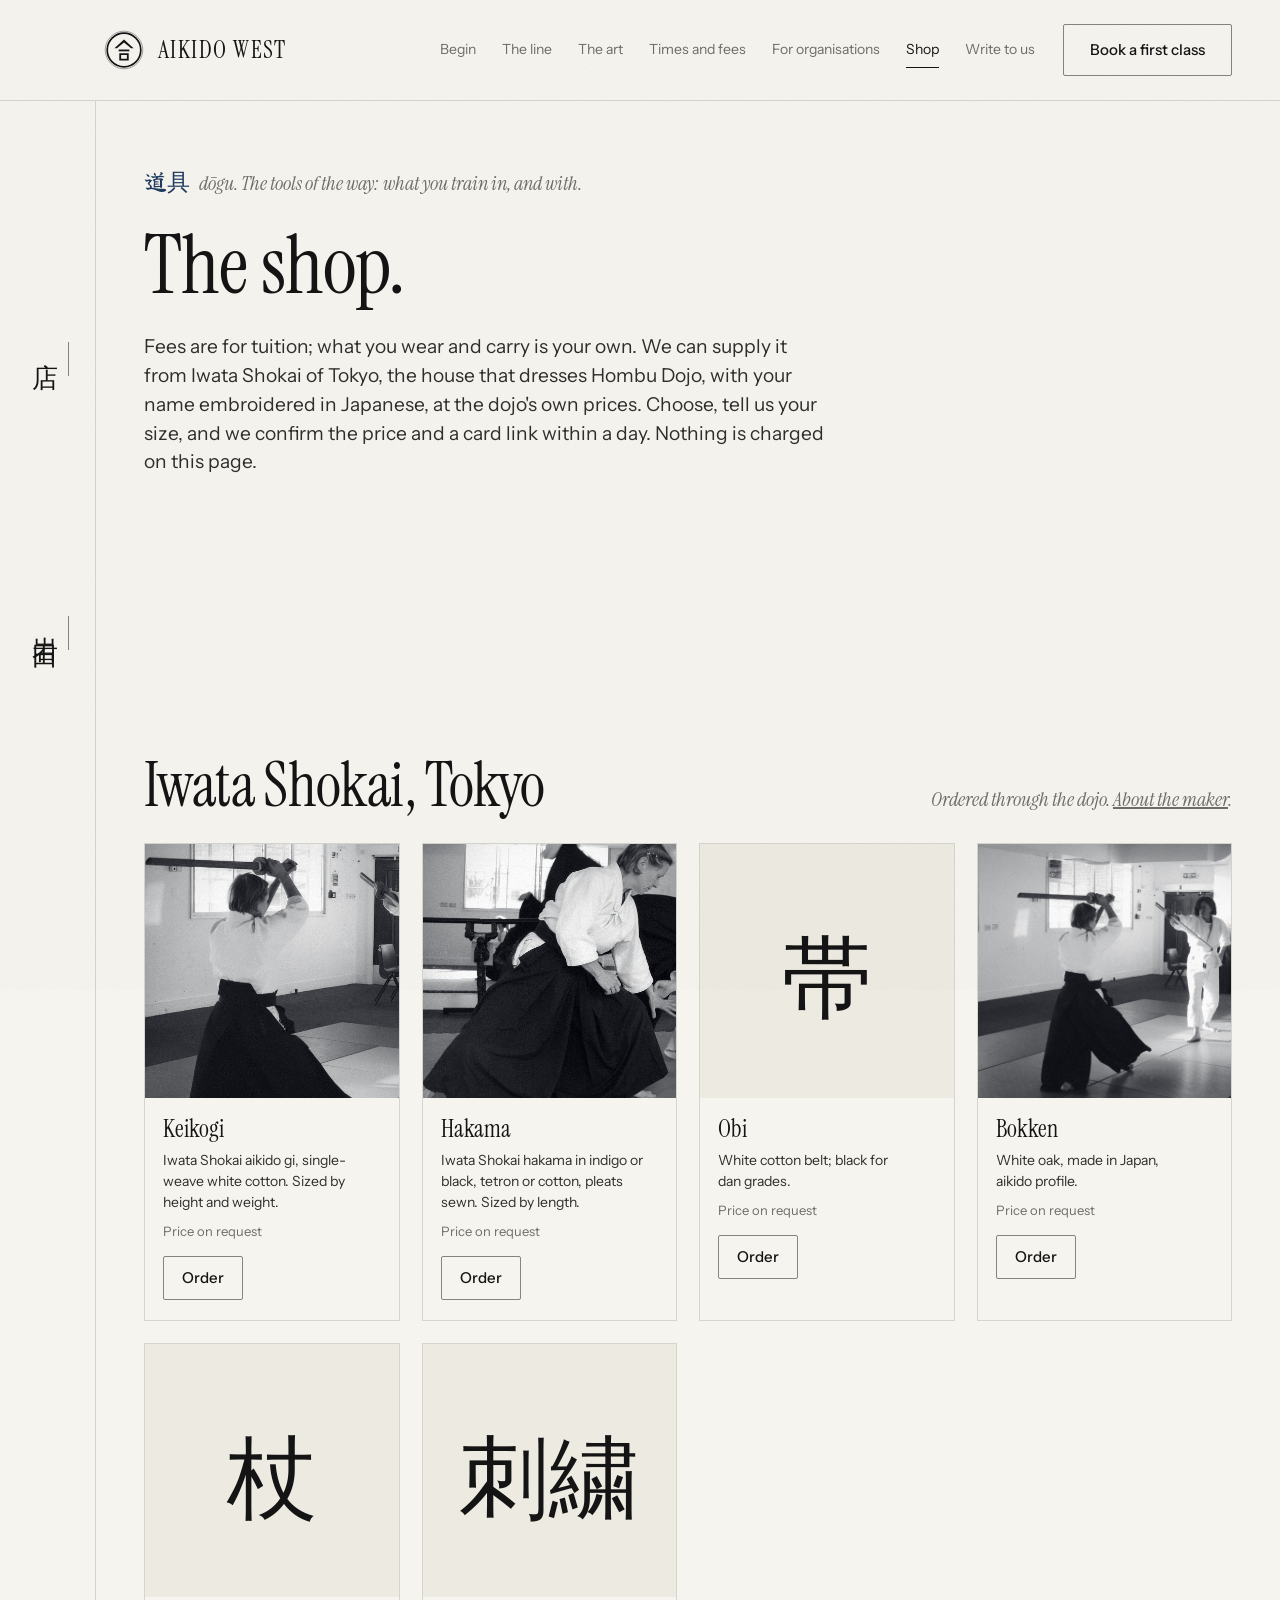
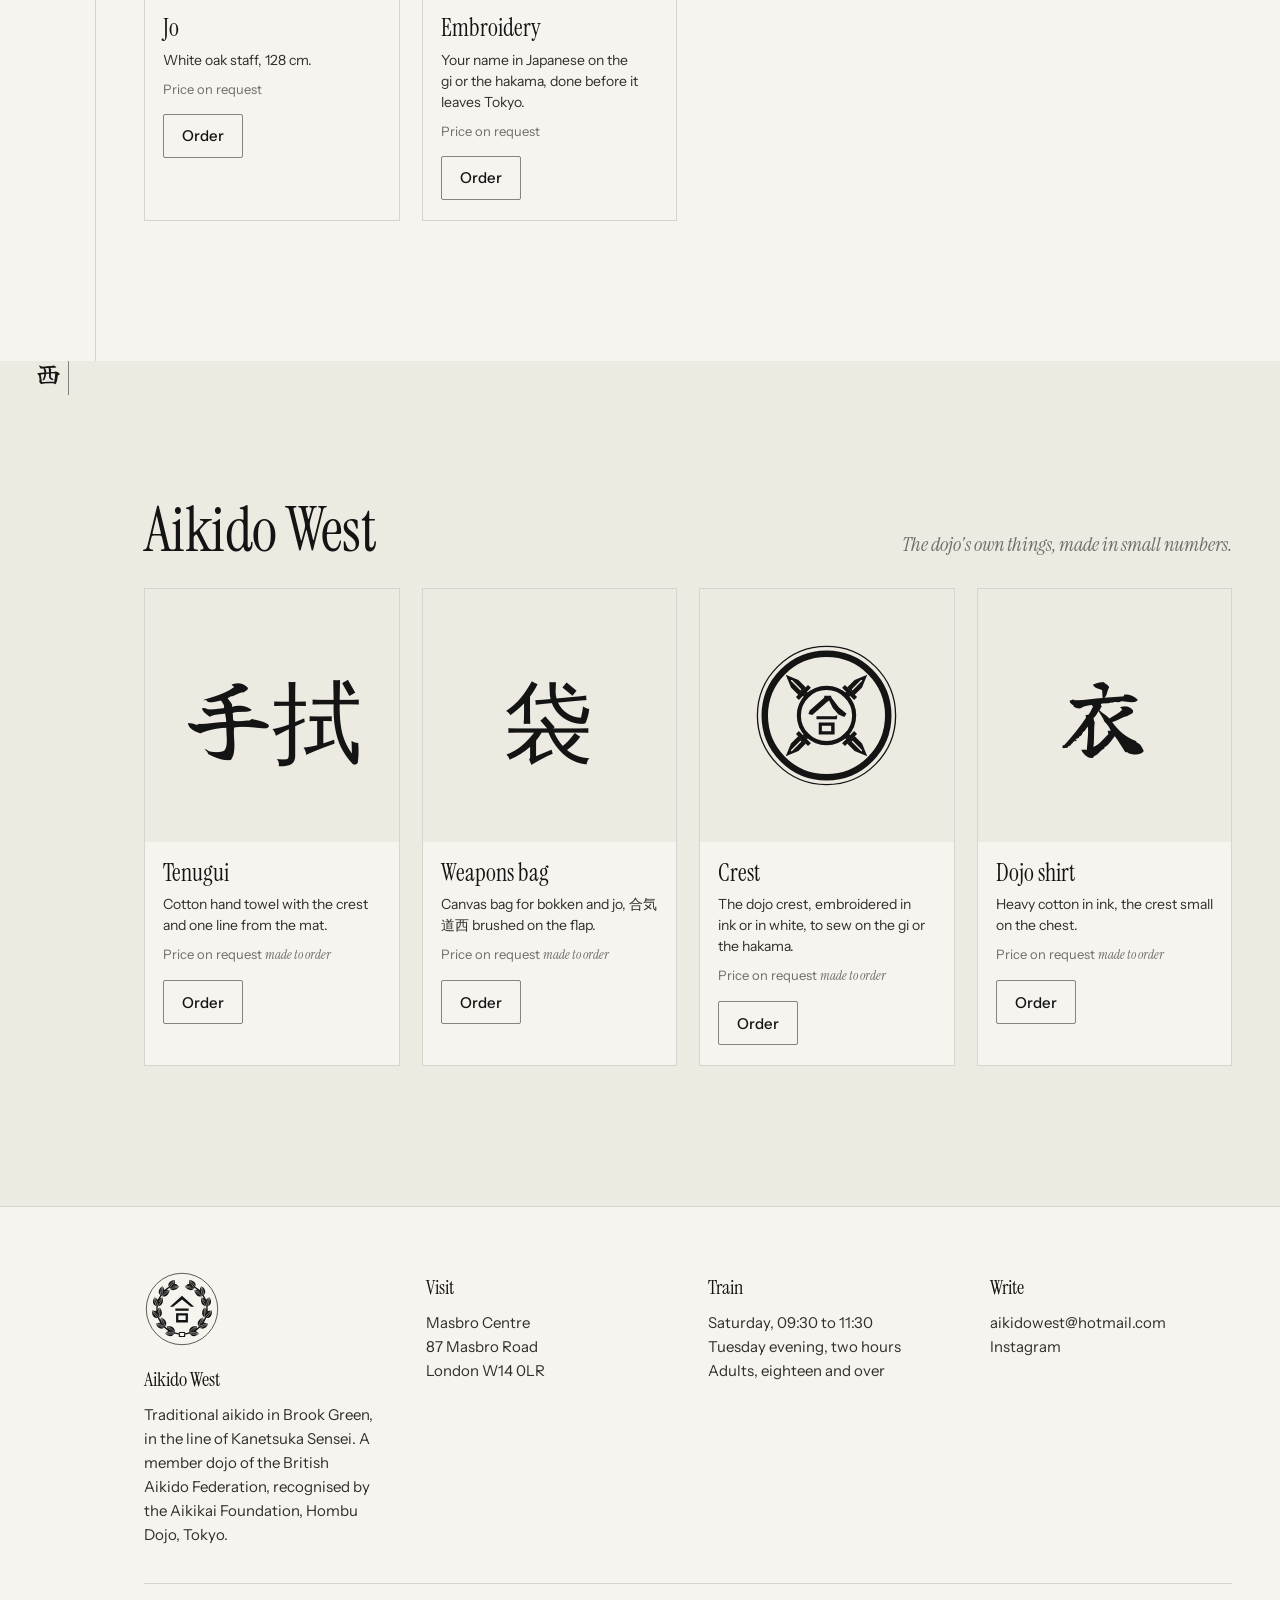
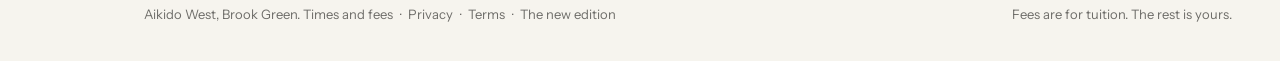
<file: shop.html>
<!doctype html>
<html lang="en">
<head>
<meta charset="utf-8">
<meta name="viewport" content="width=device-width,initial-scale=1">
<title>Shop, Aikido West</title>
<meta name="description" content="Keikogi, hakama and wooden weapons from Iwata Shokai, and the dojo's own things, ordered through Aikido West.">
<link rel="icon" type="image/svg+xml" href="assets/mon/mark.svg">
<link rel="icon" type="image/png" sizes="64x64" href="assets/favicon-64.png">
<link rel="apple-touch-icon" href="assets/apple-touch-icon.png">
<meta name="theme-color" content="#182A42">
<meta property="og:site_name" content="Aikido West">
<meta property="og:title" content="Shop, Aikido West">
<meta property="og:description" content="Keikogi, hakama and wooden weapons from Iwata Shokai, and the dojo's own things, ordered through Aikido West.">
<meta property="og:image" content="https://mobstershaikh.github.io/aikido-west/assets/stock/kumano_torii.jpg">
<meta property="og:type" content="website">
<link rel="preload" href="assets/fonts/instrument-serif/instrument-serif-latin-400-normal.woff2" as="font" type="font/woff2" crossorigin>
<link rel="preload" href="assets/fonts/instrument-sans/files/instrument-sans-latin-400-normal.woff2" as="font" type="font/woff2" crossorigin>
<link rel="preload" href="assets/fonts/kanji/yuji-boku-400.woff2" as="font" type="font/woff2" crossorigin>
<link rel="stylesheet" href="assets/site.css">
<script type="speculationrules">{"prerender":[{"where":{"href_matches":"/*"},"eagerness":"moderate"}]}</script>
<script src="assets/js/gsap.min.js"></script>
<script src="assets/js/ScrollTrigger.min.js"></script>
<script src="assets/js/lenis.min.js"></script>

</head>
<body>
<a class="skip" href="#main">Skip to content</a>
<svg width="0" height="0" style="position:absolute" aria-hidden="true"><filter id="grainF"><feTurbulence type="fractalNoise" baseFrequency="0.85" numOctaves="2" stitchTiles="stitch"></feTurbulence><feColorMatrix type="saturate" values="0"></feColorMatrix></filter></svg>
<div class="grain" style="filter:url(#grainF)" aria-hidden="true"></div>
<div class="shell">
<header class="nav">
  <a class="brand" href="index.html" aria-label="Aikido West, home">
    <svg xmlns="http://www.w3.org/2000/svg" viewBox="-50 -50 100 100" class="mon" aria-hidden="true"><circle cx="0" cy="0" r="47" fill="none" stroke="currentColor" stroke-width="0.9"/><circle cx="0" cy="0" r="42" fill="none" stroke="currentColor" stroke-width="4.2"/><g fill="currentColor" transform="translate(0,0.4) scale(0.98)"><path d="M0,-27.5 L-24.5,-5 L-18,-5 L0,-19.6 L18,-5 L24.5,-5 Z"/><rect x="-13.5" y="-1.6" width="27" height="4.6"/><path d="M-12,8 H12 V26.5 H-12 Z M-7.4,12.6 V21.9 H7.4 V12.6 Z" fill-rule="evenodd"/></g></svg>
    <span class="name">AIKIDO WEST</span>
  </a>
  <nav class="links" aria-label="Pages">
    <a href="begin.html">Begin</a>
    <a href="lineage.html">The line</a>
    <a href="the-art.html">The art</a>
    <a href="times.html">Times and fees</a>
    <a href="organisations.html">For organisations</a>
    <a href="shop.html">Shop</a>
    <a href="contact.html">Write to us</a>
  </nav>
  <a class="btn cta" href="book.html">Book a first class</a>
</header>
<div class="scroll" id="main">
<section class="st station first" style=""><div class="mark" aria-hidden="true"><span>店</span></div><div class="inner" style="margin-left:0">
<div style="display:flex;flex-direction:column;gap:28px;max-width:980px">
  <p class="preface"><span class="k">道具</span>dōgu. The tools of the way: what you train in, and with.</p>
  <h1 class="display h1" style="font-size:clamp(46px,6.4vw,100px)">The shop.</h1>
  <p class="lead" style="max-width:680px">Fees are for tuition; what you wear and carry is your own. We can supply it from Iwata Shokai of Tokyo, the house that dresses Hombu Dojo, with your name embroidered in Japanese, at the dojo's own prices. Choose, tell us your size, and we confirm the price and a card link within a day. Nothing is charged on this page.</p>
</div></div></section>
<section class="st station" style=""><div class="mark" aria-hidden="true"><span>岩田</span></div><div class="inner" style="margin-left:0">
<div style="display:flex;flex-direction:column;gap:28px">
  <div style="display:flex;flex-wrap:wrap;justify-content:space-between;align-items:flex-end;gap:12px"><h2 class="display h2">Iwata Shokai, Tokyo</h2><p class="note">Ordered through the dojo. <a href="https://www.sinonome-japan.com/en/content/55-iwata-shokai" target="_blank" rel="noopener" style="text-decoration:underline">About the maker</a>.</p></div>
  <div class="goods"><div class="good"><div class="tile"><img class="ph" loading="lazy" decoding="async" src="assets/sensei_bokken.jpg" alt="" style="object-position:center 20%"></div><div class="gbody"><p class="gname">Keikogi</p><p class="gline">Iwata Shokai aikido gi, single-weave white cotton. Sized by height and weight.</p><p class="gprice">Price on request</p><button class="btn" type="button" data-order="Keikogi">Order</button></div></div><div class="good"><div class="tile"><img class="ph" loading="lazy" decoding="async" src="assets/throw_portrait.jpg" alt="" style="object-position:center 60%"></div><div class="gbody"><p class="gname">Hakama</p><p class="gline">Iwata Shokai hakama in indigo or black, tetron or cotton, pleats sewn. Sized by length.</p><p class="gprice">Price on request</p><button class="btn" type="button" data-order="Hakama">Order</button></div></div><div class="good"><div class="tile"><span class="brush" aria-hidden="true">帯</span></div><div class="gbody"><p class="gname">Obi</p><p class="gline">White cotton belt; black for dan grades.</p><p class="gprice">Price on request</p><button class="btn" type="button" data-order="Obi">Order</button></div></div><div class="good"><div class="tile"><img class="ph" loading="lazy" decoding="async" src="assets/hero_weapons.jpg" alt="" style="object-position:40% center"></div><div class="gbody"><p class="gname">Bokken</p><p class="gline">White oak, made in Japan, aikido profile.</p><p class="gprice">Price on request</p><button class="btn" type="button" data-order="Bokken">Order</button></div></div><div class="good"><div class="tile"><span class="brush" aria-hidden="true">杖</span></div><div class="gbody"><p class="gname">Jo</p><p class="gline">White oak staff, 128 cm.</p><p class="gprice">Price on request</p><button class="btn" type="button" data-order="Jo">Order</button></div></div><div class="good"><div class="tile"><span class="brush" aria-hidden="true">刺繍</span></div><div class="gbody"><p class="gname">Embroidery</p><p class="gline">Your name in Japanese on the gi or the hakama, done before it leaves Tokyo.</p><p class="gprice">Price on request</p><button class="btn" type="button" data-order="Embroidery">Order</button></div></div></div>
</div></div></section>
<section class="st station alt" style=""><div class="mark" aria-hidden="true"><span>西</span></div><div class="inner" style="margin-left:0">
<div style="display:flex;flex-direction:column;gap:28px">
  <div style="display:flex;flex-wrap:wrap;justify-content:space-between;align-items:flex-end;gap:12px"><h2 class="display h2">Aikido West</h2><p class="note">The dojo's own things, made in small numbers.</p></div>
  <div class="goods"><div class="good"><div class="tile"><span class="brush" aria-hidden="true">手拭</span></div><div class="gbody"><p class="gname">Tenugui</p><p class="gline">Cotton hand towel with the crest and one line from the mat.</p><p class="gprice">Price on request <span class="gtag">made to order</span></p><button class="btn" type="button" data-order="Tenugui">Order</button></div></div><div class="good"><div class="tile"><span class="brush" aria-hidden="true">袋</span></div><div class="gbody"><p class="gname">Weapons bag</p><p class="gline">Canvas bag for bokken and jo, 合気道西 brushed on the flap.</p><p class="gprice">Price on request <span class="gtag">made to order</span></p><button class="btn" type="button" data-order="Weapons bag">Order</button></div></div><div class="good"><div class="tile"><span class="crestimg" aria-hidden="true"><svg xmlns="http://www.w3.org/2000/svg" viewBox="-50 -50 100 100" class="crest" role="img" aria-label="Aikido West crest"><mask id="mcrests" maskUnits="userSpaceOnUse" x="-50" y="-50" width="100" height="100"><circle cx="0" cy="0" r="47" fill="none" stroke="#fff" stroke-width="0.9"/><circle cx="0" cy="0" r="42" fill="none" stroke="#fff" stroke-width="4.4"/><circle cx="0" cy="0" r="18.8" fill="none" stroke="#fff" stroke-width="2.8"/><g fill="#fff" transform="translate(0,0.8) scale(0.44)"><path d="M-2.00,-31.00 L5.00,-31.00 L4.00,-25.50 L-22.00,-2.50 L-28.00,-4.00 L-26.00,-9.50 Z" fill="#fff"/><path d="M3.00,-27.00 L7.50,-29.50 L19.00,-14.50 L31.00,-4.50 L27.50,0.50 L18.50,-3.50 L10.00,-13.00 Z" fill="#fff"/><path d="M-3.50,-32.50 L7.00,-32.50 L8.00,-27.50 L0.50,-26.00 L-3.50,-28.50 Z" fill="#fff"/><path d="M-15.50,-0.50 L13.00,-0.50 L16.50,-2.40 L16.00,4.00 L-15.50,4.00 Z" fill="#fff"/><path d="M-12,9 H12.5 V27.5 H-12 Z M-7.2,14 V22.6 H7.2 V14 Z" fill-rule="evenodd"/></g><path d="M19.09,14.00 L24.18,19.09 L27.72,27.72 L19.09,24.18 L14.00,19.09 Z" fill="#fff"/><path d="M18.81,10.61 L20.79,12.59 L12.59,20.79 L10.61,18.81 Z" fill="#fff"/><path d="M13.72,10.89 L16.26,13.44 L13.44,16.26 L10.89,13.72 Z" fill="#fff"/><path d="M17.68,17.68 L23.76,23.76" stroke="#000" stroke-width="0.9" stroke-linecap="round"/><path d="M-14.00,19.09 L-19.09,24.18 L-27.72,27.72 L-24.18,19.09 L-19.09,14.00 Z" fill="#fff"/><path d="M-10.61,18.81 L-12.59,20.79 L-20.79,12.59 L-18.81,10.61 Z" fill="#fff"/><path d="M-10.89,13.72 L-13.44,16.26 L-16.26,13.44 L-13.72,10.89 Z" fill="#fff"/><path d="M-17.68,17.68 L-23.76,23.76" stroke="#000" stroke-width="0.9" stroke-linecap="round"/><path d="M-19.09,-14.00 L-24.18,-19.09 L-27.72,-27.72 L-19.09,-24.18 L-14.00,-19.09 Z" fill="#fff"/><path d="M-18.81,-10.61 L-20.79,-12.59 L-12.59,-20.79 L-10.61,-18.81 Z" fill="#fff"/><path d="M-13.72,-10.89 L-16.26,-13.44 L-13.44,-16.26 L-10.89,-13.72 Z" fill="#fff"/><path d="M-17.68,-17.68 L-23.76,-23.76" stroke="#000" stroke-width="0.9" stroke-linecap="round"/><path d="M14.00,-19.09 L19.09,-24.18 L27.72,-27.72 L24.18,-19.09 L19.09,-14.00 Z" fill="#fff"/><path d="M10.61,-18.81 L12.59,-20.79 L20.79,-12.59 L18.81,-10.61 Z" fill="#fff"/><path d="M10.89,-13.72 L13.44,-16.26 L16.26,-13.44 L13.72,-10.89 Z" fill="#fff"/><path d="M17.68,-17.68 L23.76,-23.76" stroke="#000" stroke-width="0.9" stroke-linecap="round"/></mask><rect x="-50" y="-50" width="100" height="100" fill="currentColor" mask="url(#mcrests)"/></svg></span></div><div class="gbody"><p class="gname">Crest</p><p class="gline">The dojo crest, embroidered in ink or in white, to sew on the gi or the hakama.</p><p class="gprice">Price on request <span class="gtag">made to order</span></p><button class="btn" type="button" data-order="Crest">Order</button></div></div><div class="good"><div class="tile"><span class="brush" aria-hidden="true">衣</span></div><div class="gbody"><p class="gname">Dojo shirt</p><p class="gline">Heavy cotton in ink, the crest small on the chest.</p><p class="gprice">Price on request <span class="gtag">made to order</span></p><button class="btn" type="button" data-order="Dojo shirt">Order</button></div></div></div>
</div></div></section>

<dialog id="order" class="orderbox" aria-labelledby="order-title">
  <form method="dialog" style="display:flex;flex-direction:column;gap:18px">
    <div style="display:flex;justify-content:space-between;align-items:baseline;gap:16px"><h2 id="order-title" class="h3">Order</h2><button class="small" type="button" data-close style="background:none;border:0;cursor:pointer;color:var(--grey)">Close</button></div>
    <p class="small">Tell us what you need. We reply within a day with the price and a secure card link; nothing is charged here.</p>
    <label for="o-item">Item<input id="o-item" type="text" name="item" readonly></label>
    <div style="display:grid;grid-template-columns:1fr 1fr;gap:18px"><label for="o-h">Height, cm<input id="o-h" type="text" inputmode="numeric" name="height"></label><label for="o-w">Weight, kg<input id="o-w" type="text" inputmode="numeric" name="weight"></label></div>
    <label for="o-col">Colour or option<input id="o-col" type="text" name="colour" placeholder="e.g. indigo, cotton"></label>
    <label for="o-emb">Embroidery, if wanted<input id="o-emb" type="text" name="embroidery" placeholder="Your name, and in Japanese if you have it"></label>
    <div style="display:grid;grid-template-columns:1fr 1fr;gap:18px"><label for="o-name">Your name<input id="o-name" type="text" name="name" autocomplete="name"></label><label for="o-mail">Email<input id="o-mail" type="email" name="email" autocomplete="email"></label></div>
    <button class="btn fill" type="button" data-send>Send the order</button>
  </form>
</dialog>

</div>
<footer class="foot">
  <div class="cols">
    <div><svg xmlns="http://www.w3.org/2000/svg" viewBox="-50 -50 100 100" class="crest foot-crest" role="img" aria-label="Aikido West crest"><mask id="mcrestf" maskUnits="userSpaceOnUse" x="-50" y="-50" width="100" height="100"><circle cx="0" cy="0" r="47" fill="none" stroke="#fff" stroke-width="0.9"/><path d="M-4.59,32.68 A33,33 0 0 1 -7.98,-32.02" fill="none" stroke="#fff" stroke-width="1.8" stroke-linecap="round"/><path d="M-9.77,31.52 C-8.02,26.49 -11.99,21.65 -19.61,22.28 C-19.76,29.91 -14.68,33.57 -9.77,31.52 Z" fill="#fff"/><path d="M-11.53,31.42 Q-16.90,26.89 -18.88,23.48" fill="none" stroke="#000" stroke-width="0.55" stroke-linecap="round"/><path d="M-9.97,29.77 Q-14.83,24.69 -18.36,22.93" fill="none" stroke="#000" stroke-width="0.55" stroke-linecap="round"/><path d="M-9.77,31.52 C-12.15,27.09 -17.90,26.80 -22.14,32.56 C-17.00,37.53 -11.38,36.29 -9.77,31.52 Z" fill="#fff"/><path d="M-10.92,32.70 Q-17.32,33.59 -20.88,32.81" fill="none" stroke="#000" stroke-width="0.55" stroke-linecap="round"/><path d="M-11.10,30.55 Q-17.56,30.73 -20.94,32.10" fill="none" stroke="#000" stroke-width="0.55" stroke-linecap="round"/><path d="M-22.74,23.92 C-18.94,20.18 -20.35,14.08 -27.45,11.27 C-30.98,18.04 -28.05,23.58 -22.74,23.92 Z" fill="#fff"/><path d="M-24.27,23.05 Q-27.08,16.60 -27.34,12.67" fill="none" stroke="#000" stroke-width="0.55" stroke-linecap="round"/><path d="M-22.15,22.26 Q-24.24,15.55 -26.63,12.40" fill="none" stroke="#000" stroke-width="0.55" stroke-linecap="round"/><path d="M-22.74,23.92 C-22.90,18.89 -27.93,16.07 -34.29,19.36 C-31.89,26.09 -26.29,27.48 -22.74,23.92 Z" fill="#fff"/><path d="M-24.29,24.46 Q-30.43,22.43 -33.27,20.15" fill="none" stroke="#000" stroke-width="0.55" stroke-linecap="round"/><path d="M-23.50,22.46 Q-29.37,19.75 -33.00,19.48" fill="none" stroke="#000" stroke-width="0.55" stroke-linecap="round"/><path d="M-30.99,11.35 C-25.93,9.69 -24.49,3.59 -29.60,-2.08 C-35.77,2.43 -35.60,8.69 -30.99,11.35 Z" fill="#fff"/><path d="M-31.98,9.89 Q-31.63,2.87 -30.12,-0.77" fill="none" stroke="#000" stroke-width="0.55" stroke-linecap="round"/><path d="M-29.72,10.12 Q-28.62,3.18 -29.37,-0.70" fill="none" stroke="#000" stroke-width="0.55" stroke-linecap="round"/><path d="M-30.99,11.35 C-28.90,6.77 -32.16,2.02 -39.32,2.14 C-40.15,9.24 -35.75,12.96 -30.99,11.35 Z" fill="#fff"/><path d="M-32.62,11.15 Q-37.22,6.60 -38.75,3.30" fill="none" stroke="#000" stroke-width="0.55" stroke-linecap="round"/><path d="M-31.02,9.71 Q-35.09,4.67 -38.22,2.82" fill="none" stroke="#000" stroke-width="0.55" stroke-linecap="round"/><path d="M-32.81,-3.57 C-27.54,-2.82 -23.54,-7.64 -25.61,-15.00 C-33.13,-13.69 -35.76,-8.00 -32.81,-3.57 Z" fill="#fff"/><path d="M-33.05,-5.32 Q-29.62,-11.46 -26.65,-14.05" fill="none" stroke="#000" stroke-width="0.55" stroke-linecap="round"/><path d="M-31.13,-4.11 Q-27.06,-9.85 -26.01,-13.65" fill="none" stroke="#000" stroke-width="0.55" stroke-linecap="round"/><path d="M-32.81,-3.57 C-28.91,-6.75 -29.72,-12.46 -36.18,-15.53 C-40.09,-9.53 -37.79,-4.24 -32.81,-3.57 Z" fill="#fff"/><path d="M-34.18,-4.48 Q-36.28,-10.59 -36.19,-14.23" fill="none" stroke="#000" stroke-width="0.55" stroke-linecap="round"/><path d="M-32.11,-5.06 Q-33.52,-11.37 -35.50,-14.43" fill="none" stroke="#000" stroke-width="0.55" stroke-linecap="round"/><path d="M-27.82,-17.76 C-23.43,-14.74 -17.71,-17.29 -16.30,-24.80 C-23.62,-26.97 -28.50,-23.04 -27.82,-17.76 Z" fill="#fff"/><path d="M-27.26,-19.43 Q-21.46,-23.41 -17.65,-24.42" fill="none" stroke="#000" stroke-width="0.55" stroke-linecap="round"/><path d="M-26.07,-17.49 Q-19.89,-20.83 -17.25,-23.77" fill="none" stroke="#000" stroke-width="0.55" stroke-linecap="round"/><path d="M-27.82,-17.76 C-22.91,-18.88 -21.11,-24.35 -25.54,-29.97 C-31.70,-26.32 -31.99,-20.57 -27.82,-17.76 Z" fill="#fff"/><path d="M-28.65,-19.17 Q-27.82,-25.59 -26.12,-28.81" fill="none" stroke="#000" stroke-width="0.55" stroke-linecap="round"/><path d="M-26.53,-18.78 Q-24.99,-25.06 -25.42,-28.68" fill="none" stroke="#000" stroke-width="0.55" stroke-linecap="round"/><path d="M-17.05,-28.25 C-14.46,-23.61 -8.20,-23.35 -3.61,-29.46 C-9.21,-34.65 -15.32,-33.29 -17.05,-28.25 Z" fill="#fff"/><path d="M-15.81,-29.50 Q-8.85,-30.50 -4.99,-29.71" fill="none" stroke="#000" stroke-width="0.55" stroke-linecap="round"/><path d="M-15.61,-27.24 Q-8.58,-27.49 -4.92,-28.96" fill="none" stroke="#000" stroke-width="0.55" stroke-linecap="round"/><path d="M-17.05,-28.25 C-12.16,-27.08 -8.12,-31.19 -9.60,-38.19 C-16.73,-37.65 -19.55,-32.62 -17.05,-28.25 Z" fill="#fff"/><path d="M-17.17,-29.89 Q-13.58,-35.27 -10.63,-37.41" fill="none" stroke="#000" stroke-width="0.55" stroke-linecap="round"/><path d="M-15.45,-28.60 Q-11.28,-33.55 -10.06,-36.98" fill="none" stroke="#000" stroke-width="0.55" stroke-linecap="round"/><path d="M4.59,32.68 A33,33 0 0 0 7.98,-32.02" fill="none" stroke="#fff" stroke-width="1.8" stroke-linecap="round"/><path d="M9.77,31.52 C14.68,33.57 19.76,29.91 19.61,22.28 C11.99,21.65 8.02,26.49 9.77,31.52 Z" fill="#fff"/><path d="M9.97,29.77 Q14.83,24.69 18.36,22.93" fill="none" stroke="#000" stroke-width="0.55" stroke-linecap="round"/><path d="M11.53,31.42 Q16.90,26.89 18.88,23.48" fill="none" stroke="#000" stroke-width="0.55" stroke-linecap="round"/><path d="M9.77,31.52 C11.38,36.29 17.00,37.53 22.14,32.56 C17.90,26.80 12.15,27.09 9.77,31.52 Z" fill="#fff"/><path d="M11.10,30.55 Q17.56,30.73 20.94,32.10" fill="none" stroke="#000" stroke-width="0.55" stroke-linecap="round"/><path d="M10.92,32.70 Q17.32,33.59 20.88,32.81" fill="none" stroke="#000" stroke-width="0.55" stroke-linecap="round"/><path d="M22.74,23.92 C28.05,23.58 30.98,18.04 27.45,11.27 C20.35,14.08 18.94,20.18 22.74,23.92 Z" fill="#fff"/><path d="M22.15,22.26 Q24.24,15.55 26.63,12.40" fill="none" stroke="#000" stroke-width="0.55" stroke-linecap="round"/><path d="M24.27,23.05 Q27.08,16.60 27.34,12.67" fill="none" stroke="#000" stroke-width="0.55" stroke-linecap="round"/><path d="M22.74,23.92 C26.29,27.48 31.89,26.09 34.29,19.36 C27.93,16.07 22.90,18.89 22.74,23.92 Z" fill="#fff"/><path d="M23.50,22.46 Q29.37,19.75 33.00,19.48" fill="none" stroke="#000" stroke-width="0.55" stroke-linecap="round"/><path d="M24.29,24.46 Q30.43,22.43 33.27,20.15" fill="none" stroke="#000" stroke-width="0.55" stroke-linecap="round"/><path d="M30.99,11.35 C35.60,8.69 35.77,2.43 29.60,-2.08 C24.49,3.59 25.93,9.69 30.99,11.35 Z" fill="#fff"/><path d="M29.72,10.12 Q28.62,3.18 29.37,-0.70" fill="none" stroke="#000" stroke-width="0.55" stroke-linecap="round"/><path d="M31.98,9.89 Q31.63,2.87 30.12,-0.77" fill="none" stroke="#000" stroke-width="0.55" stroke-linecap="round"/><path d="M30.99,11.35 C35.75,12.96 40.15,9.24 39.32,2.14 C32.16,2.02 28.90,6.77 30.99,11.35 Z" fill="#fff"/><path d="M31.02,9.71 Q35.09,4.67 38.22,2.82" fill="none" stroke="#000" stroke-width="0.55" stroke-linecap="round"/><path d="M32.62,11.15 Q37.22,6.60 38.75,3.30" fill="none" stroke="#000" stroke-width="0.55" stroke-linecap="round"/><path d="M32.81,-3.57 C35.76,-8.00 33.13,-13.69 25.61,-15.00 C23.54,-7.64 27.54,-2.82 32.81,-3.57 Z" fill="#fff"/><path d="M31.13,-4.11 Q27.06,-9.85 26.01,-13.65" fill="none" stroke="#000" stroke-width="0.55" stroke-linecap="round"/><path d="M33.05,-5.32 Q29.62,-11.46 26.65,-14.05" fill="none" stroke="#000" stroke-width="0.55" stroke-linecap="round"/><path d="M32.81,-3.57 C37.79,-4.24 40.09,-9.53 36.18,-15.53 C29.72,-12.46 28.91,-6.75 32.81,-3.57 Z" fill="#fff"/><path d="M32.11,-5.06 Q33.52,-11.37 35.50,-14.43" fill="none" stroke="#000" stroke-width="0.55" stroke-linecap="round"/><path d="M34.18,-4.48 Q36.28,-10.59 36.19,-14.23" fill="none" stroke="#000" stroke-width="0.55" stroke-linecap="round"/><path d="M27.82,-17.76 C28.50,-23.04 23.62,-26.97 16.30,-24.80 C17.71,-17.29 23.43,-14.74 27.82,-17.76 Z" fill="#fff"/><path d="M26.07,-17.49 Q19.89,-20.83 17.25,-23.77" fill="none" stroke="#000" stroke-width="0.55" stroke-linecap="round"/><path d="M27.26,-19.43 Q21.46,-23.41 17.65,-24.42" fill="none" stroke="#000" stroke-width="0.55" stroke-linecap="round"/><path d="M27.82,-17.76 C31.99,-20.57 31.70,-26.32 25.54,-29.97 C21.11,-24.35 22.91,-18.88 27.82,-17.76 Z" fill="#fff"/><path d="M26.53,-18.78 Q24.99,-25.06 25.42,-28.68" fill="none" stroke="#000" stroke-width="0.55" stroke-linecap="round"/><path d="M28.65,-19.17 Q27.82,-25.59 26.12,-28.81" fill="none" stroke="#000" stroke-width="0.55" stroke-linecap="round"/><path d="M17.05,-28.25 C15.32,-33.29 9.21,-34.65 3.61,-29.46 C8.20,-23.35 14.46,-23.61 17.05,-28.25 Z" fill="#fff"/><path d="M15.61,-27.24 Q8.58,-27.49 4.92,-28.96" fill="none" stroke="#000" stroke-width="0.55" stroke-linecap="round"/><path d="M15.81,-29.50 Q8.85,-30.50 4.99,-29.71" fill="none" stroke="#000" stroke-width="0.55" stroke-linecap="round"/><path d="M17.05,-28.25 C19.55,-32.62 16.73,-37.65 9.60,-38.19 C8.12,-31.19 12.16,-27.08 17.05,-28.25 Z" fill="#fff"/><path d="M15.45,-28.60 Q11.28,-33.55 10.06,-36.98" fill="none" stroke="#000" stroke-width="0.55" stroke-linecap="round"/><path d="M17.17,-29.89 Q13.58,-35.27 10.63,-37.41" fill="none" stroke="#000" stroke-width="0.55" stroke-linecap="round"/><rect x="-4.2" y="30.10" width="8.4" height="6.8" rx="0.6" fill="#fff"/><rect x="-2.7" y="31.60" width="5.4" height="3.8" rx="0.3" fill="#000"/><g fill="#fff" transform="translate(0,0.4) scale(0.65)"><path d="M0,-27.5 L-24.5,-5 L-18,-5 L0,-19.6 L18,-5 L24.5,-5 Z"/><rect x="-13.5" y="-1.6" width="27" height="4.6"/><path d="M-12,8 H12 V26.5 H-12 Z M-7.4,12.6 V21.9 H7.4 V12.6 Z" fill-rule="evenodd"/></g></mask><rect x="-50" y="-50" width="100" height="100" fill="currentColor" mask="url(#mcrestf)"/></svg><p class="t">Aikido West</p><p>Traditional aikido in Brook Green, in the line of Kanetsuka Sensei. A member dojo of the British Aikido Federation, recognised by the Aikikai Foundation, Hombu Dojo, Tokyo.</p></div>
    <div><p class="t">Visit</p><p>Masbro Centre<br>87 Masbro Road<br>London W14 0LR</p></div>
    <div><p class="t">Train</p><p>Saturday, 09:30 to 11:30<br>Tuesday evening, two hours<br>Adults, eighteen and over</p></div>
    <div><p class="t">Write</p><p><a href="mailto:aikidowest@hotmail.com">aikidowest@hotmail.com</a><br><a href="https://www.instagram.com/aikidowestdojo">Instagram</a></p></div>
  </div>
  <div class="base"><p>Aikido West, Brook Green. <a href="times.html">Times and fees</a> <span class="sep">·</span> <a href="privacy.html">Privacy</a> <span class="sep">·</span> <a href="terms.html">Terms</a> <span class="sep">·</span> <a href="next/index.html">The new edition</a></p><p>Fees are for tuition. The rest is yours.</p></div>
</footer>
</div>
<script src="assets/site.js"></script>
<script src="assets/nav.js"></script>
<script>
(function(){var d=document.getElementById('order');if(!d)return;
document.querySelectorAll('[data-order]').forEach(function(b){b.addEventListener('click',function(){document.getElementById('o-item').value=b.getAttribute('data-order');if(d.showModal)d.showModal();else d.setAttribute('open','');});});
d.querySelector('[data-close]').addEventListener('click',function(){d.close?d.close():d.removeAttribute('open');});
d.querySelector('[data-send]').addEventListener('click',function(){var v=function(id){return (document.getElementById(id).value||'').trim();};
var body='Item: '+v('o-item')+'\nHeight: '+v('o-h')+' cm\nWeight: '+v('o-w')+' kg\nColour or option: '+v('o-col')+'\nEmbroidery: '+v('o-emb')+'\nName: '+v('o-name')+'\nEmail: '+v('o-mail')+'\n';
location.href='mailto:aikidowest@hotmail.com?subject='+encodeURIComponent('Order: '+v('o-item'))+'&body='+encodeURIComponent(body);});
})();
</script>
</body>
</html>
</file>
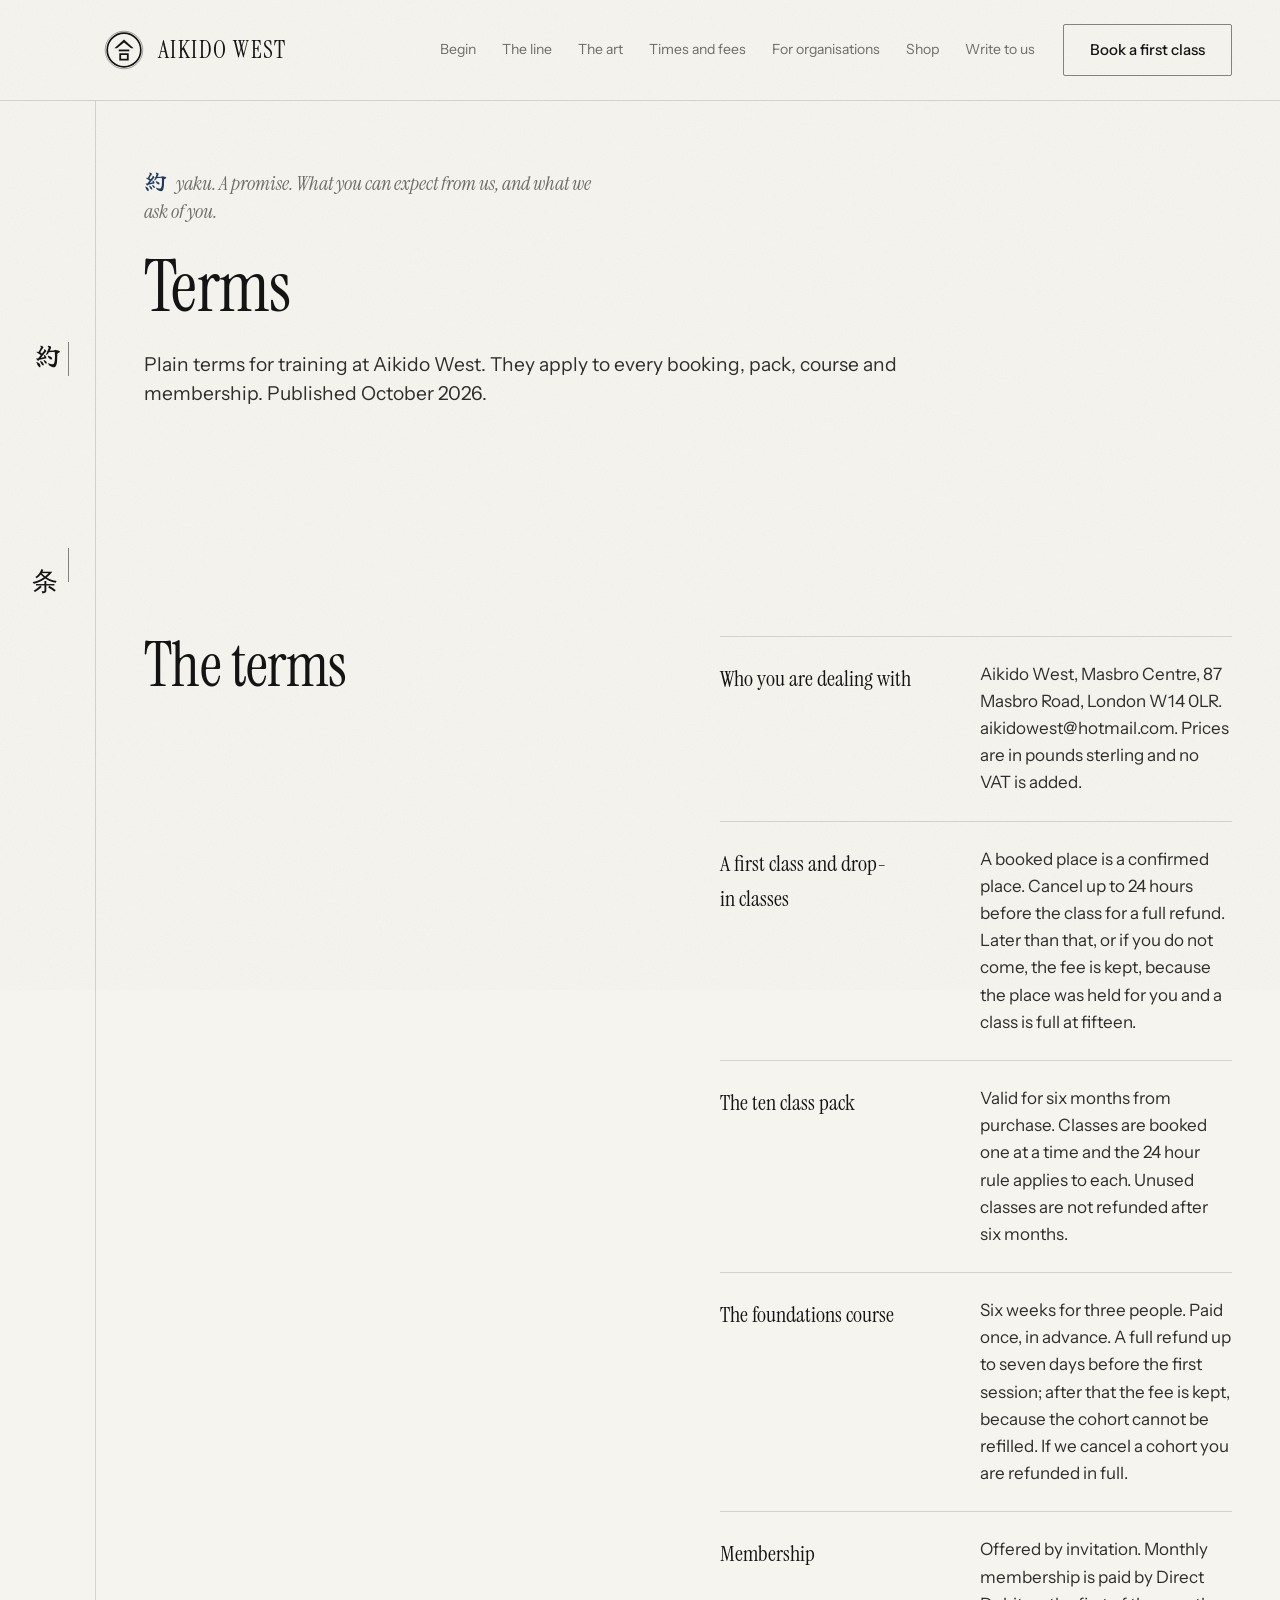
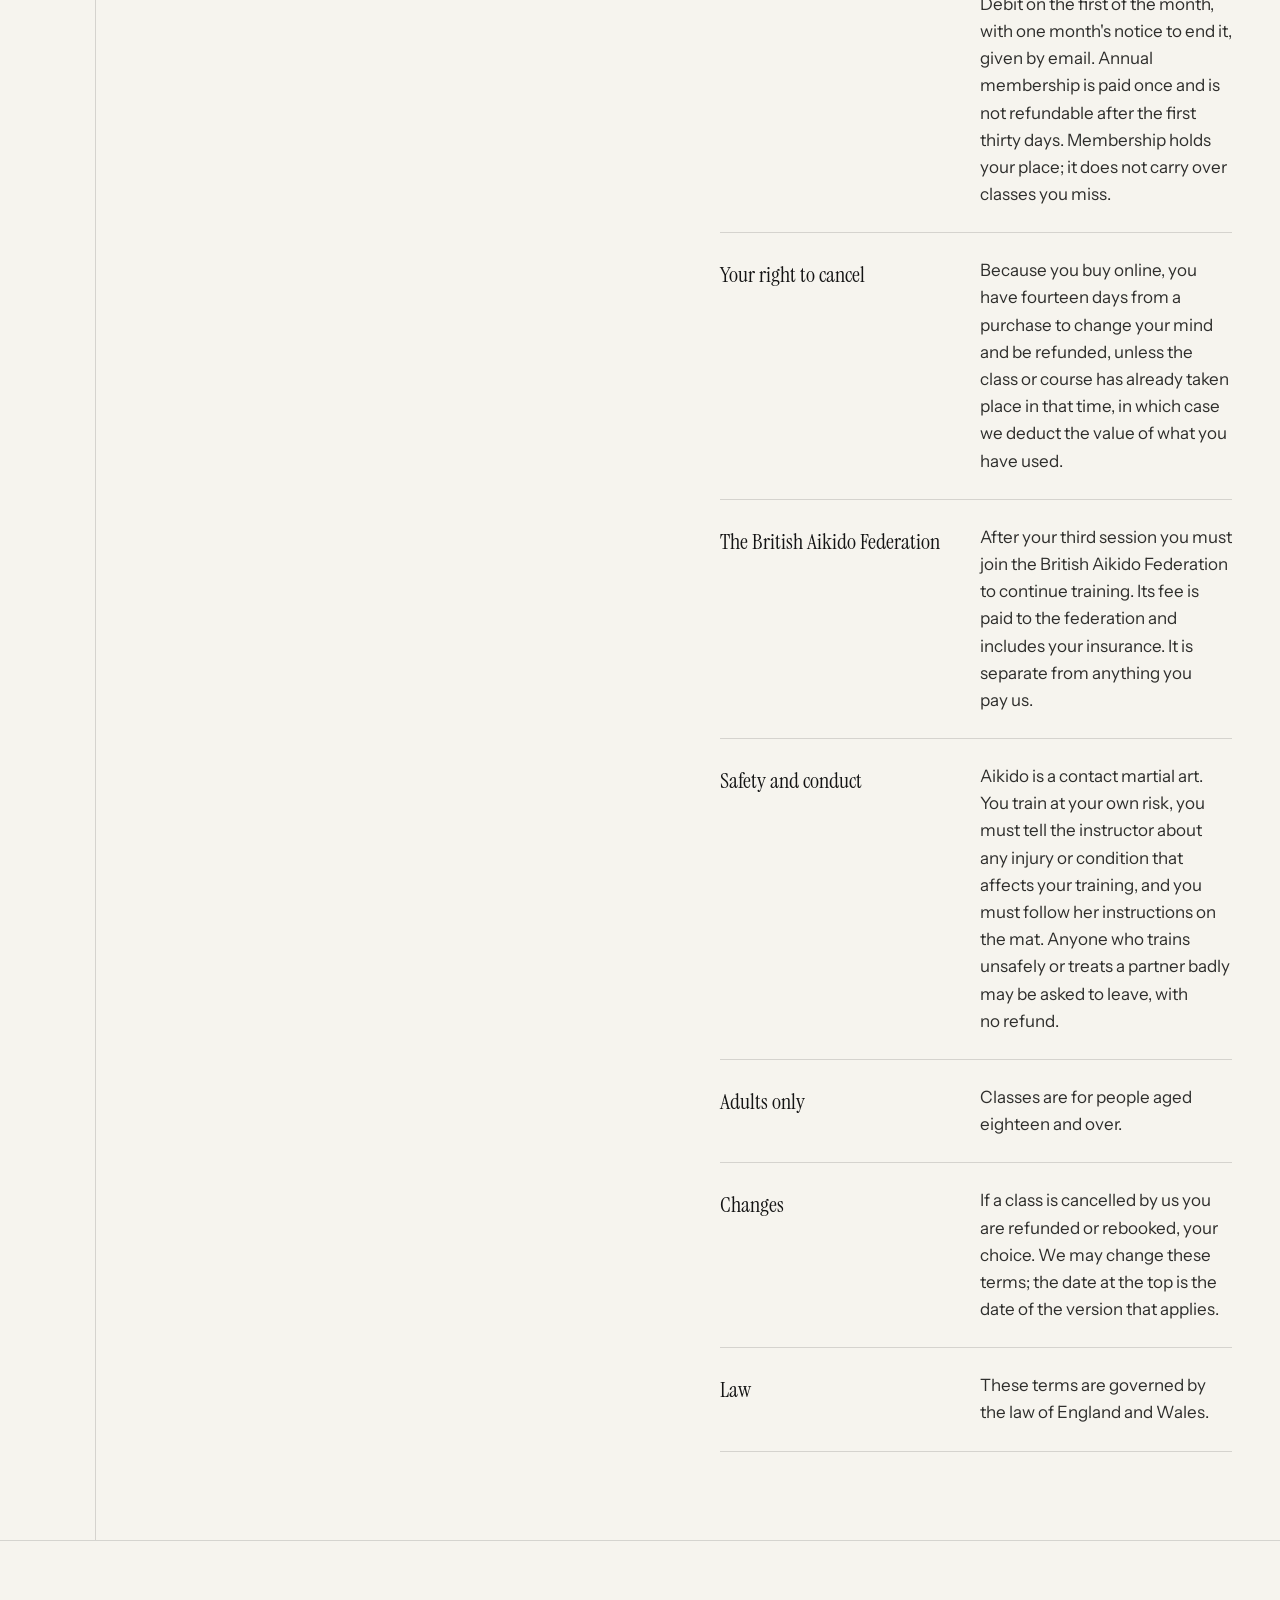
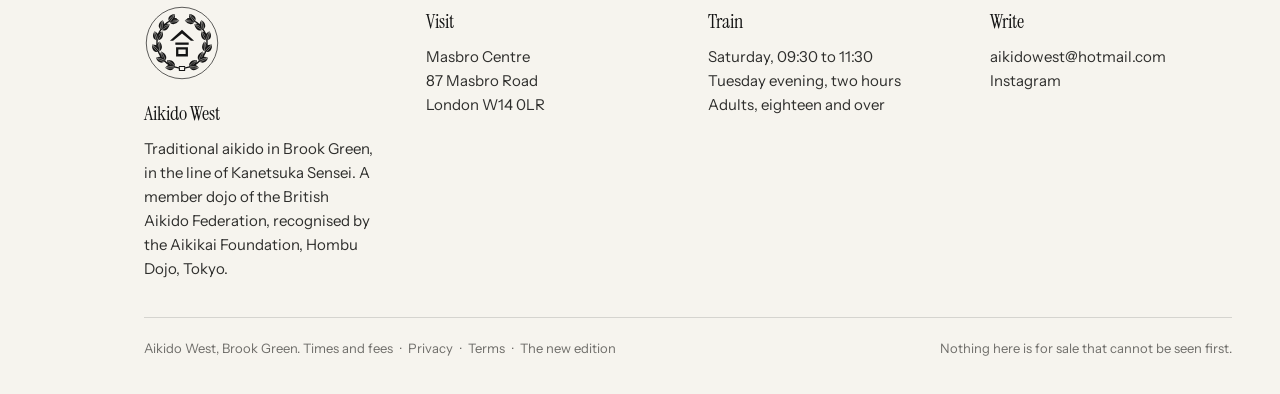
<file: terms.html>
<!doctype html>
<html lang="en">
<head>
<meta charset="utf-8">
<meta name="viewport" content="width=device-width,initial-scale=1">
<title>Terms, Aikido West</title>
<meta name="description" content="The terms for training at Aikido West.">
<link rel="icon" type="image/svg+xml" href="assets/mon/mark.svg">
<link rel="icon" type="image/png" sizes="64x64" href="assets/favicon-64.png">
<link rel="apple-touch-icon" href="assets/apple-touch-icon.png">
<meta name="theme-color" content="#182A42">
<meta property="og:site_name" content="Aikido West">
<meta property="og:title" content="Terms, Aikido West">
<meta property="og:description" content="The terms for training at Aikido West.">
<meta property="og:image" content="https://mobstershaikh.github.io/aikido-west/assets/stock/kumano_torii.jpg">
<meta property="og:type" content="website">
<link rel="preload" href="assets/fonts/instrument-serif/instrument-serif-latin-400-normal.woff2" as="font" type="font/woff2" crossorigin>
<link rel="preload" href="assets/fonts/instrument-sans/files/instrument-sans-latin-400-normal.woff2" as="font" type="font/woff2" crossorigin>
<link rel="preload" href="assets/fonts/kanji/yuji-boku-400.woff2" as="font" type="font/woff2" crossorigin>
<link rel="stylesheet" href="assets/site.css">
<script type="speculationrules">{"prerender":[{"where":{"href_matches":"/*"},"eagerness":"moderate"}]}</script>
<script src="assets/js/gsap.min.js"></script>
<script src="assets/js/ScrollTrigger.min.js"></script>
<script src="assets/js/lenis.min.js"></script>

</head>
<body>
<a class="skip" href="#main">Skip to content</a>
<svg width="0" height="0" style="position:absolute" aria-hidden="true"><filter id="grainF"><feTurbulence type="fractalNoise" baseFrequency="0.85" numOctaves="2" stitchTiles="stitch"></feTurbulence><feColorMatrix type="saturate" values="0"></feColorMatrix></filter></svg>
<div class="grain" style="filter:url(#grainF)" aria-hidden="true"></div>
<div class="shell">
<header class="nav">
  <a class="brand" href="index.html" aria-label="Aikido West, home">
    <svg xmlns="http://www.w3.org/2000/svg" viewBox="-50 -50 100 100" class="mon" aria-hidden="true"><circle cx="0" cy="0" r="47" fill="none" stroke="currentColor" stroke-width="0.9"/><circle cx="0" cy="0" r="42" fill="none" stroke="currentColor" stroke-width="4.2"/><g fill="currentColor" transform="translate(0,0.4) scale(0.98)"><path d="M0,-27.5 L-24.5,-5 L-18,-5 L0,-19.6 L18,-5 L24.5,-5 Z"/><rect x="-13.5" y="-1.6" width="27" height="4.6"/><path d="M-12,8 H12 V26.5 H-12 Z M-7.4,12.6 V21.9 H7.4 V12.6 Z" fill-rule="evenodd"/></g></svg>
    <span class="name">AIKIDO WEST</span>
  </a>
  <nav class="links" aria-label="Pages">
    <a href="begin.html">Begin</a>
    <a href="lineage.html">The line</a>
    <a href="the-art.html">The art</a>
    <a href="times.html">Times and fees</a>
    <a href="organisations.html">For organisations</a>
    <a href="shop.html">Shop</a>
    <a href="contact.html">Write to us</a>
  </nav>
  <a class="btn cta" href="book.html">Book a first class</a>
</header>
<div class="scroll" id="main">
<section class="st station first" style=""><div class="mark" aria-hidden="true"><span>約</span></div><div class="inner" style="margin-left:0">
<div style="display:flex;flex-direction:column;gap:28px;max-width:820px">
  <p class="preface"><span class="k">約</span>yaku. A promise. What you can expect from us, and what we ask of you.</p>
  <h1 class="display h1" style="font-size:clamp(40px,5.6vw,84px)">Terms</h1>
  <p class="lead">Plain terms for training at Aikido West. They apply to every booking, pack, course and membership. Published October 2026.</p>
</div></div></section>
<section class="st station tight" style=""><div class="mark" aria-hidden="true"><span>条</span></div><div class="inner" style="margin-left:0">
<div class="two top">
  <h2 class="display h2">The terms</h2>
  <div class="rows">
    <div class="row"><p class="k">Who you are dealing with</p><p class="v">Aikido West, Masbro Centre, 87 Masbro Road, London W14 0LR. <a href="mailto:aikidowest@hotmail.com">aikidowest@hotmail.com</a>. Prices are in pounds sterling and no VAT is added.</p></div>
    <div class="row"><p class="k">A first class and drop-in classes</p><p class="v">A booked place is a confirmed place. Cancel up to 24 hours before the class for a full refund. Later than that, or if you do not come, the fee is kept, because the place was held for you and a class is full at fifteen.</p></div>
    <div class="row"><p class="k">The ten class pack</p><p class="v">Valid for six months from purchase. Classes are booked one at a time and the 24 hour rule applies to each. Unused classes are not refunded after six months.</p></div>
    <div class="row"><p class="k">The foundations course</p><p class="v">Six weeks for three people. Paid once, in advance. A full refund up to seven days before the first session; after that the fee is kept, because the cohort cannot be refilled. If we cancel a cohort you are refunded in full.</p></div>
    <div class="row"><p class="k">Membership</p><p class="v">Offered by invitation. Monthly membership is paid by Direct Debit on the first of the month, with one month's notice to end it, given by email. Annual membership is paid once and is not refundable after the first thirty days. Membership holds your place; it does not carry over classes you miss.</p></div>
    <div class="row"><p class="k">Your right to cancel</p><p class="v">Because you buy online, you have fourteen days from a purchase to change your mind and be refunded, unless the class or course has already taken place in that time, in which case we deduct the value of what you have used.</p></div>
    <div class="row"><p class="k">The British Aikido Federation</p><p class="v">After your third session you must join the British Aikido Federation to continue training. Its fee is paid to the federation and includes your insurance. It is separate from anything you pay us.</p></div>
    <div class="row"><p class="k">Safety and conduct</p><p class="v">Aikido is a contact martial art. You train at your own risk, you must tell the instructor about any injury or condition that affects your training, and you must follow her instructions on the mat. Anyone who trains unsafely or treats a partner badly may be asked to leave, with no refund.</p></div>
    <div class="row"><p class="k">Adults only</p><p class="v">Classes are for people aged eighteen and over.</p></div>
    <div class="row"><p class="k">Changes</p><p class="v">If a class is cancelled by us you are refunded or rebooked, your choice. We may change these terms; the date at the top is the date of the version that applies.</p></div>
    <div class="row"><p class="k">Law</p><p class="v">These terms are governed by the law of England and Wales.</p></div>
  </div>
</div></div></section>

</div>
<footer class="foot">
  <div class="cols">
    <div><svg xmlns="http://www.w3.org/2000/svg" viewBox="-50 -50 100 100" class="crest foot-crest" role="img" aria-label="Aikido West crest"><mask id="mcrestf" maskUnits="userSpaceOnUse" x="-50" y="-50" width="100" height="100"><circle cx="0" cy="0" r="47" fill="none" stroke="#fff" stroke-width="0.9"/><path d="M-4.59,32.68 A33,33 0 0 1 -7.98,-32.02" fill="none" stroke="#fff" stroke-width="1.8" stroke-linecap="round"/><path d="M-9.77,31.52 C-8.02,26.49 -11.99,21.65 -19.61,22.28 C-19.76,29.91 -14.68,33.57 -9.77,31.52 Z" fill="#fff"/><path d="M-11.53,31.42 Q-16.90,26.89 -18.88,23.48" fill="none" stroke="#000" stroke-width="0.55" stroke-linecap="round"/><path d="M-9.97,29.77 Q-14.83,24.69 -18.36,22.93" fill="none" stroke="#000" stroke-width="0.55" stroke-linecap="round"/><path d="M-9.77,31.52 C-12.15,27.09 -17.90,26.80 -22.14,32.56 C-17.00,37.53 -11.38,36.29 -9.77,31.52 Z" fill="#fff"/><path d="M-10.92,32.70 Q-17.32,33.59 -20.88,32.81" fill="none" stroke="#000" stroke-width="0.55" stroke-linecap="round"/><path d="M-11.10,30.55 Q-17.56,30.73 -20.94,32.10" fill="none" stroke="#000" stroke-width="0.55" stroke-linecap="round"/><path d="M-22.74,23.92 C-18.94,20.18 -20.35,14.08 -27.45,11.27 C-30.98,18.04 -28.05,23.58 -22.74,23.92 Z" fill="#fff"/><path d="M-24.27,23.05 Q-27.08,16.60 -27.34,12.67" fill="none" stroke="#000" stroke-width="0.55" stroke-linecap="round"/><path d="M-22.15,22.26 Q-24.24,15.55 -26.63,12.40" fill="none" stroke="#000" stroke-width="0.55" stroke-linecap="round"/><path d="M-22.74,23.92 C-22.90,18.89 -27.93,16.07 -34.29,19.36 C-31.89,26.09 -26.29,27.48 -22.74,23.92 Z" fill="#fff"/><path d="M-24.29,24.46 Q-30.43,22.43 -33.27,20.15" fill="none" stroke="#000" stroke-width="0.55" stroke-linecap="round"/><path d="M-23.50,22.46 Q-29.37,19.75 -33.00,19.48" fill="none" stroke="#000" stroke-width="0.55" stroke-linecap="round"/><path d="M-30.99,11.35 C-25.93,9.69 -24.49,3.59 -29.60,-2.08 C-35.77,2.43 -35.60,8.69 -30.99,11.35 Z" fill="#fff"/><path d="M-31.98,9.89 Q-31.63,2.87 -30.12,-0.77" fill="none" stroke="#000" stroke-width="0.55" stroke-linecap="round"/><path d="M-29.72,10.12 Q-28.62,3.18 -29.37,-0.70" fill="none" stroke="#000" stroke-width="0.55" stroke-linecap="round"/><path d="M-30.99,11.35 C-28.90,6.77 -32.16,2.02 -39.32,2.14 C-40.15,9.24 -35.75,12.96 -30.99,11.35 Z" fill="#fff"/><path d="M-32.62,11.15 Q-37.22,6.60 -38.75,3.30" fill="none" stroke="#000" stroke-width="0.55" stroke-linecap="round"/><path d="M-31.02,9.71 Q-35.09,4.67 -38.22,2.82" fill="none" stroke="#000" stroke-width="0.55" stroke-linecap="round"/><path d="M-32.81,-3.57 C-27.54,-2.82 -23.54,-7.64 -25.61,-15.00 C-33.13,-13.69 -35.76,-8.00 -32.81,-3.57 Z" fill="#fff"/><path d="M-33.05,-5.32 Q-29.62,-11.46 -26.65,-14.05" fill="none" stroke="#000" stroke-width="0.55" stroke-linecap="round"/><path d="M-31.13,-4.11 Q-27.06,-9.85 -26.01,-13.65" fill="none" stroke="#000" stroke-width="0.55" stroke-linecap="round"/><path d="M-32.81,-3.57 C-28.91,-6.75 -29.72,-12.46 -36.18,-15.53 C-40.09,-9.53 -37.79,-4.24 -32.81,-3.57 Z" fill="#fff"/><path d="M-34.18,-4.48 Q-36.28,-10.59 -36.19,-14.23" fill="none" stroke="#000" stroke-width="0.55" stroke-linecap="round"/><path d="M-32.11,-5.06 Q-33.52,-11.37 -35.50,-14.43" fill="none" stroke="#000" stroke-width="0.55" stroke-linecap="round"/><path d="M-27.82,-17.76 C-23.43,-14.74 -17.71,-17.29 -16.30,-24.80 C-23.62,-26.97 -28.50,-23.04 -27.82,-17.76 Z" fill="#fff"/><path d="M-27.26,-19.43 Q-21.46,-23.41 -17.65,-24.42" fill="none" stroke="#000" stroke-width="0.55" stroke-linecap="round"/><path d="M-26.07,-17.49 Q-19.89,-20.83 -17.25,-23.77" fill="none" stroke="#000" stroke-width="0.55" stroke-linecap="round"/><path d="M-27.82,-17.76 C-22.91,-18.88 -21.11,-24.35 -25.54,-29.97 C-31.70,-26.32 -31.99,-20.57 -27.82,-17.76 Z" fill="#fff"/><path d="M-28.65,-19.17 Q-27.82,-25.59 -26.12,-28.81" fill="none" stroke="#000" stroke-width="0.55" stroke-linecap="round"/><path d="M-26.53,-18.78 Q-24.99,-25.06 -25.42,-28.68" fill="none" stroke="#000" stroke-width="0.55" stroke-linecap="round"/><path d="M-17.05,-28.25 C-14.46,-23.61 -8.20,-23.35 -3.61,-29.46 C-9.21,-34.65 -15.32,-33.29 -17.05,-28.25 Z" fill="#fff"/><path d="M-15.81,-29.50 Q-8.85,-30.50 -4.99,-29.71" fill="none" stroke="#000" stroke-width="0.55" stroke-linecap="round"/><path d="M-15.61,-27.24 Q-8.58,-27.49 -4.92,-28.96" fill="none" stroke="#000" stroke-width="0.55" stroke-linecap="round"/><path d="M-17.05,-28.25 C-12.16,-27.08 -8.12,-31.19 -9.60,-38.19 C-16.73,-37.65 -19.55,-32.62 -17.05,-28.25 Z" fill="#fff"/><path d="M-17.17,-29.89 Q-13.58,-35.27 -10.63,-37.41" fill="none" stroke="#000" stroke-width="0.55" stroke-linecap="round"/><path d="M-15.45,-28.60 Q-11.28,-33.55 -10.06,-36.98" fill="none" stroke="#000" stroke-width="0.55" stroke-linecap="round"/><path d="M4.59,32.68 A33,33 0 0 0 7.98,-32.02" fill="none" stroke="#fff" stroke-width="1.8" stroke-linecap="round"/><path d="M9.77,31.52 C14.68,33.57 19.76,29.91 19.61,22.28 C11.99,21.65 8.02,26.49 9.77,31.52 Z" fill="#fff"/><path d="M9.97,29.77 Q14.83,24.69 18.36,22.93" fill="none" stroke="#000" stroke-width="0.55" stroke-linecap="round"/><path d="M11.53,31.42 Q16.90,26.89 18.88,23.48" fill="none" stroke="#000" stroke-width="0.55" stroke-linecap="round"/><path d="M9.77,31.52 C11.38,36.29 17.00,37.53 22.14,32.56 C17.90,26.80 12.15,27.09 9.77,31.52 Z" fill="#fff"/><path d="M11.10,30.55 Q17.56,30.73 20.94,32.10" fill="none" stroke="#000" stroke-width="0.55" stroke-linecap="round"/><path d="M10.92,32.70 Q17.32,33.59 20.88,32.81" fill="none" stroke="#000" stroke-width="0.55" stroke-linecap="round"/><path d="M22.74,23.92 C28.05,23.58 30.98,18.04 27.45,11.27 C20.35,14.08 18.94,20.18 22.74,23.92 Z" fill="#fff"/><path d="M22.15,22.26 Q24.24,15.55 26.63,12.40" fill="none" stroke="#000" stroke-width="0.55" stroke-linecap="round"/><path d="M24.27,23.05 Q27.08,16.60 27.34,12.67" fill="none" stroke="#000" stroke-width="0.55" stroke-linecap="round"/><path d="M22.74,23.92 C26.29,27.48 31.89,26.09 34.29,19.36 C27.93,16.07 22.90,18.89 22.74,23.92 Z" fill="#fff"/><path d="M23.50,22.46 Q29.37,19.75 33.00,19.48" fill="none" stroke="#000" stroke-width="0.55" stroke-linecap="round"/><path d="M24.29,24.46 Q30.43,22.43 33.27,20.15" fill="none" stroke="#000" stroke-width="0.55" stroke-linecap="round"/><path d="M30.99,11.35 C35.60,8.69 35.77,2.43 29.60,-2.08 C24.49,3.59 25.93,9.69 30.99,11.35 Z" fill="#fff"/><path d="M29.72,10.12 Q28.62,3.18 29.37,-0.70" fill="none" stroke="#000" stroke-width="0.55" stroke-linecap="round"/><path d="M31.98,9.89 Q31.63,2.87 30.12,-0.77" fill="none" stroke="#000" stroke-width="0.55" stroke-linecap="round"/><path d="M30.99,11.35 C35.75,12.96 40.15,9.24 39.32,2.14 C32.16,2.02 28.90,6.77 30.99,11.35 Z" fill="#fff"/><path d="M31.02,9.71 Q35.09,4.67 38.22,2.82" fill="none" stroke="#000" stroke-width="0.55" stroke-linecap="round"/><path d="M32.62,11.15 Q37.22,6.60 38.75,3.30" fill="none" stroke="#000" stroke-width="0.55" stroke-linecap="round"/><path d="M32.81,-3.57 C35.76,-8.00 33.13,-13.69 25.61,-15.00 C23.54,-7.64 27.54,-2.82 32.81,-3.57 Z" fill="#fff"/><path d="M31.13,-4.11 Q27.06,-9.85 26.01,-13.65" fill="none" stroke="#000" stroke-width="0.55" stroke-linecap="round"/><path d="M33.05,-5.32 Q29.62,-11.46 26.65,-14.05" fill="none" stroke="#000" stroke-width="0.55" stroke-linecap="round"/><path d="M32.81,-3.57 C37.79,-4.24 40.09,-9.53 36.18,-15.53 C29.72,-12.46 28.91,-6.75 32.81,-3.57 Z" fill="#fff"/><path d="M32.11,-5.06 Q33.52,-11.37 35.50,-14.43" fill="none" stroke="#000" stroke-width="0.55" stroke-linecap="round"/><path d="M34.18,-4.48 Q36.28,-10.59 36.19,-14.23" fill="none" stroke="#000" stroke-width="0.55" stroke-linecap="round"/><path d="M27.82,-17.76 C28.50,-23.04 23.62,-26.97 16.30,-24.80 C17.71,-17.29 23.43,-14.74 27.82,-17.76 Z" fill="#fff"/><path d="M26.07,-17.49 Q19.89,-20.83 17.25,-23.77" fill="none" stroke="#000" stroke-width="0.55" stroke-linecap="round"/><path d="M27.26,-19.43 Q21.46,-23.41 17.65,-24.42" fill="none" stroke="#000" stroke-width="0.55" stroke-linecap="round"/><path d="M27.82,-17.76 C31.99,-20.57 31.70,-26.32 25.54,-29.97 C21.11,-24.35 22.91,-18.88 27.82,-17.76 Z" fill="#fff"/><path d="M26.53,-18.78 Q24.99,-25.06 25.42,-28.68" fill="none" stroke="#000" stroke-width="0.55" stroke-linecap="round"/><path d="M28.65,-19.17 Q27.82,-25.59 26.12,-28.81" fill="none" stroke="#000" stroke-width="0.55" stroke-linecap="round"/><path d="M17.05,-28.25 C15.32,-33.29 9.21,-34.65 3.61,-29.46 C8.20,-23.35 14.46,-23.61 17.05,-28.25 Z" fill="#fff"/><path d="M15.61,-27.24 Q8.58,-27.49 4.92,-28.96" fill="none" stroke="#000" stroke-width="0.55" stroke-linecap="round"/><path d="M15.81,-29.50 Q8.85,-30.50 4.99,-29.71" fill="none" stroke="#000" stroke-width="0.55" stroke-linecap="round"/><path d="M17.05,-28.25 C19.55,-32.62 16.73,-37.65 9.60,-38.19 C8.12,-31.19 12.16,-27.08 17.05,-28.25 Z" fill="#fff"/><path d="M15.45,-28.60 Q11.28,-33.55 10.06,-36.98" fill="none" stroke="#000" stroke-width="0.55" stroke-linecap="round"/><path d="M17.17,-29.89 Q13.58,-35.27 10.63,-37.41" fill="none" stroke="#000" stroke-width="0.55" stroke-linecap="round"/><rect x="-4.2" y="30.10" width="8.4" height="6.8" rx="0.6" fill="#fff"/><rect x="-2.7" y="31.60" width="5.4" height="3.8" rx="0.3" fill="#000"/><g fill="#fff" transform="translate(0,0.4) scale(0.65)"><path d="M0,-27.5 L-24.5,-5 L-18,-5 L0,-19.6 L18,-5 L24.5,-5 Z"/><rect x="-13.5" y="-1.6" width="27" height="4.6"/><path d="M-12,8 H12 V26.5 H-12 Z M-7.4,12.6 V21.9 H7.4 V12.6 Z" fill-rule="evenodd"/></g></mask><rect x="-50" y="-50" width="100" height="100" fill="currentColor" mask="url(#mcrestf)"/></svg><p class="t">Aikido West</p><p>Traditional aikido in Brook Green, in the line of Kanetsuka Sensei. A member dojo of the British Aikido Federation, recognised by the Aikikai Foundation, Hombu Dojo, Tokyo.</p></div>
    <div><p class="t">Visit</p><p>Masbro Centre<br>87 Masbro Road<br>London W14 0LR</p></div>
    <div><p class="t">Train</p><p>Saturday, 09:30 to 11:30<br>Tuesday evening, two hours<br>Adults, eighteen and over</p></div>
    <div><p class="t">Write</p><p><a href="mailto:aikidowest@hotmail.com">aikidowest@hotmail.com</a><br><a href="https://www.instagram.com/aikidowestdojo">Instagram</a></p></div>
  </div>
  <div class="base"><p>Aikido West, Brook Green. <a href="times.html">Times and fees</a> <span class="sep">·</span> <a href="privacy.html">Privacy</a> <span class="sep">·</span> <a href="terms.html">Terms</a> <span class="sep">·</span> <a href="next/index.html">The new edition</a></p><p>Nothing here is for sale that cannot be seen first.</p></div>
</footer>
</div>
<script src="assets/site.js"></script>
<script src="assets/nav.js"></script>

</body>
</html>
</file>
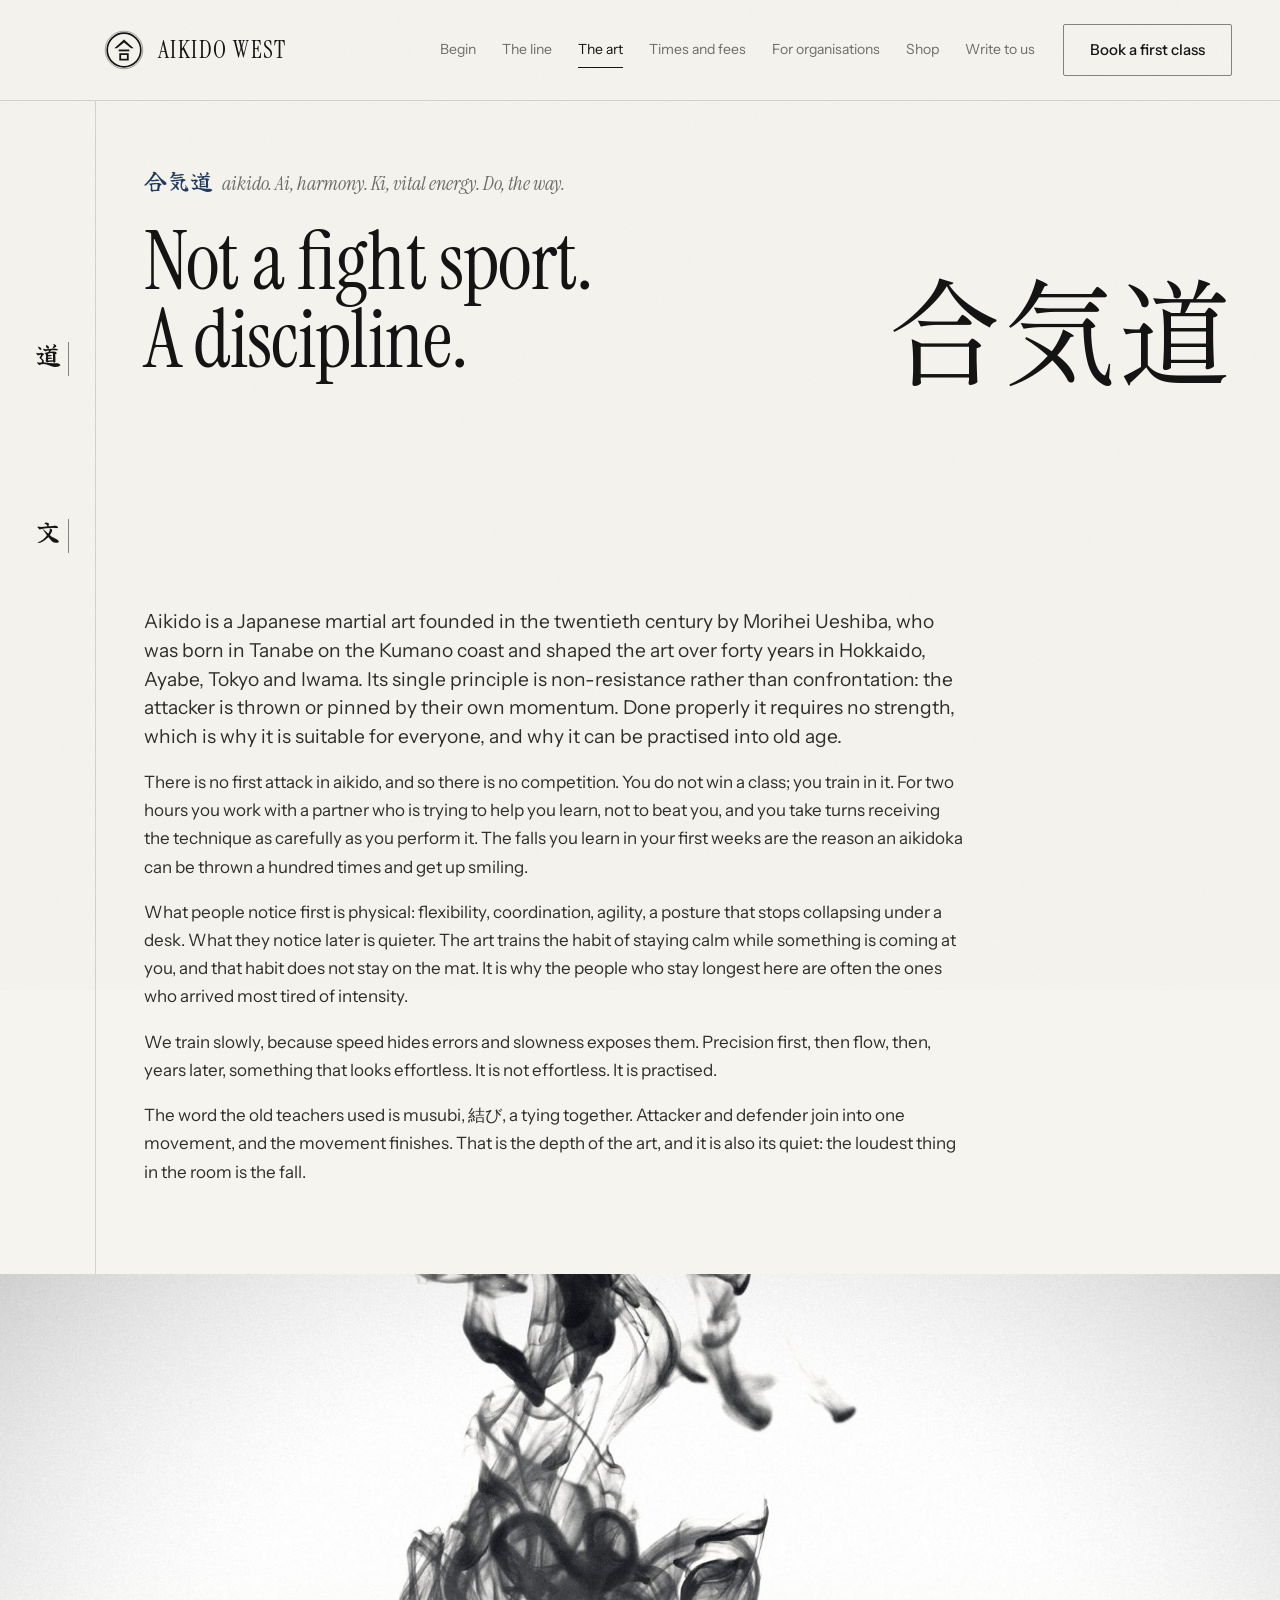
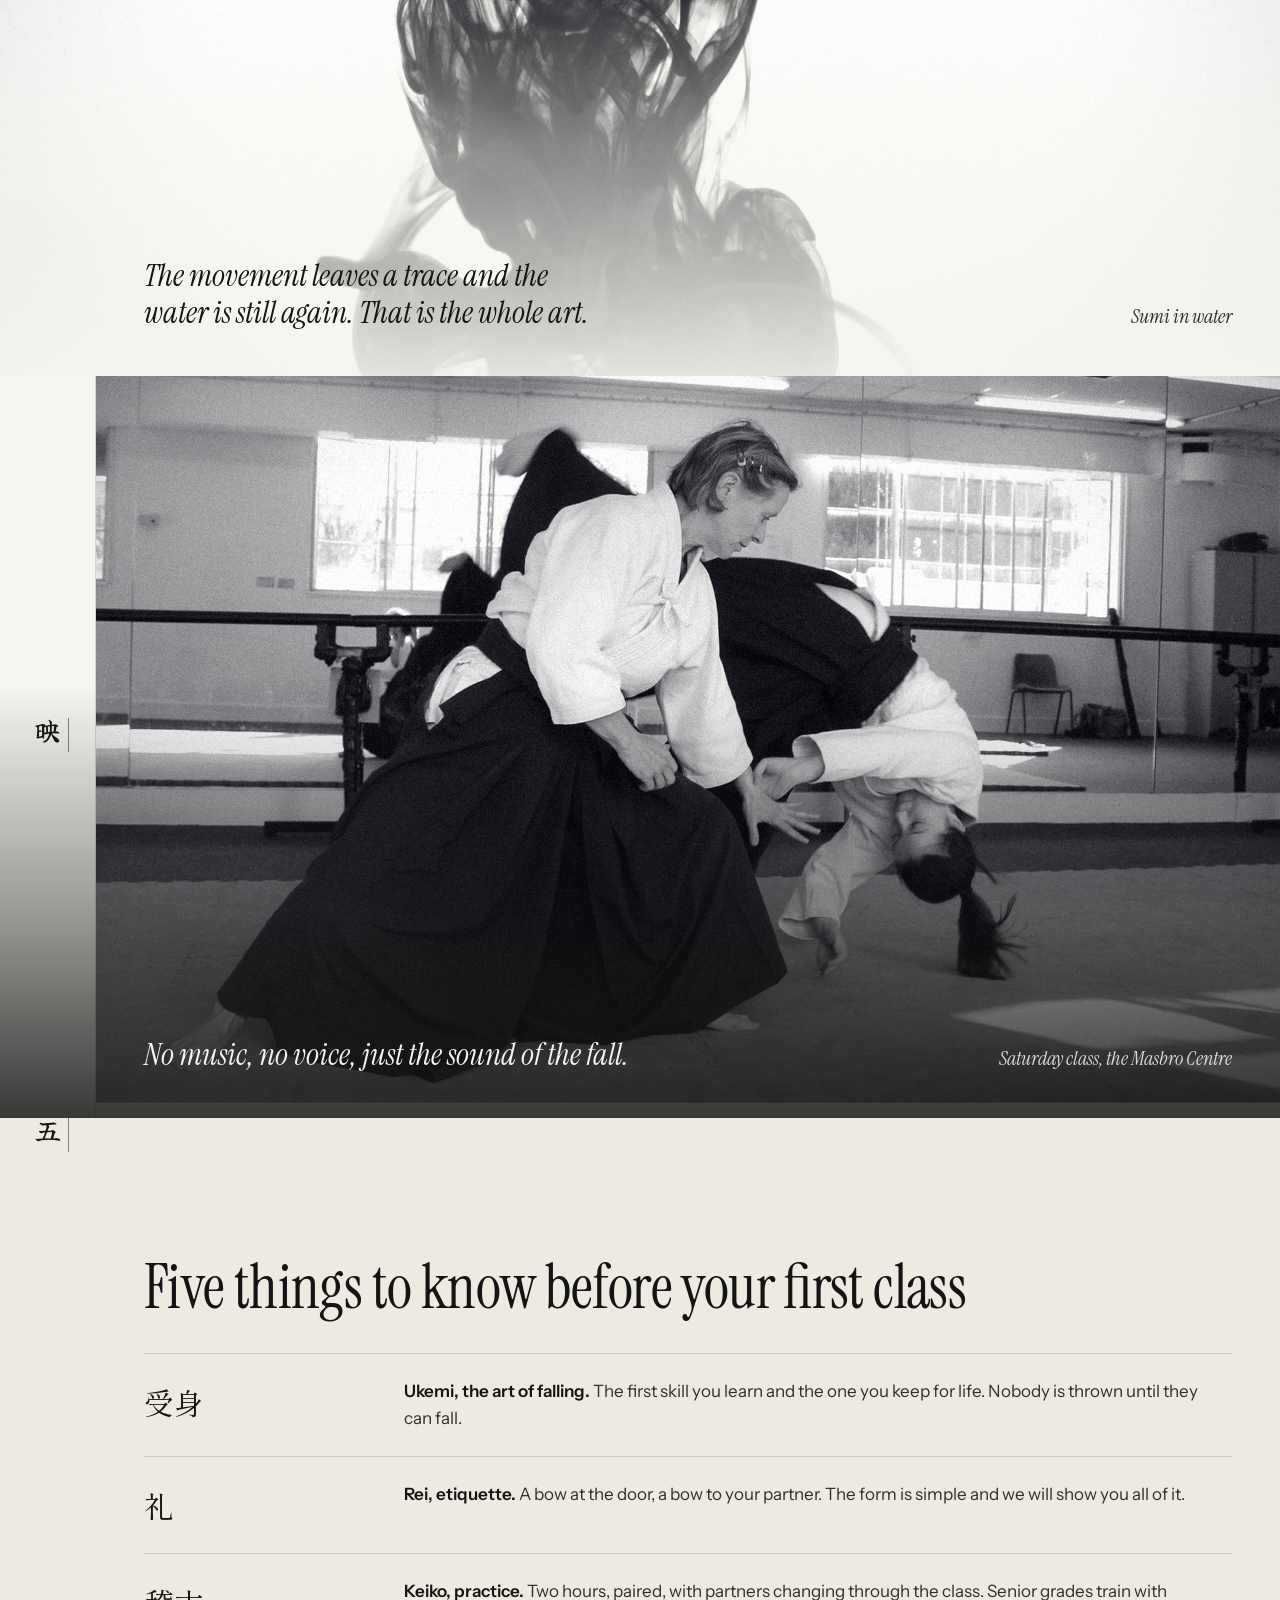
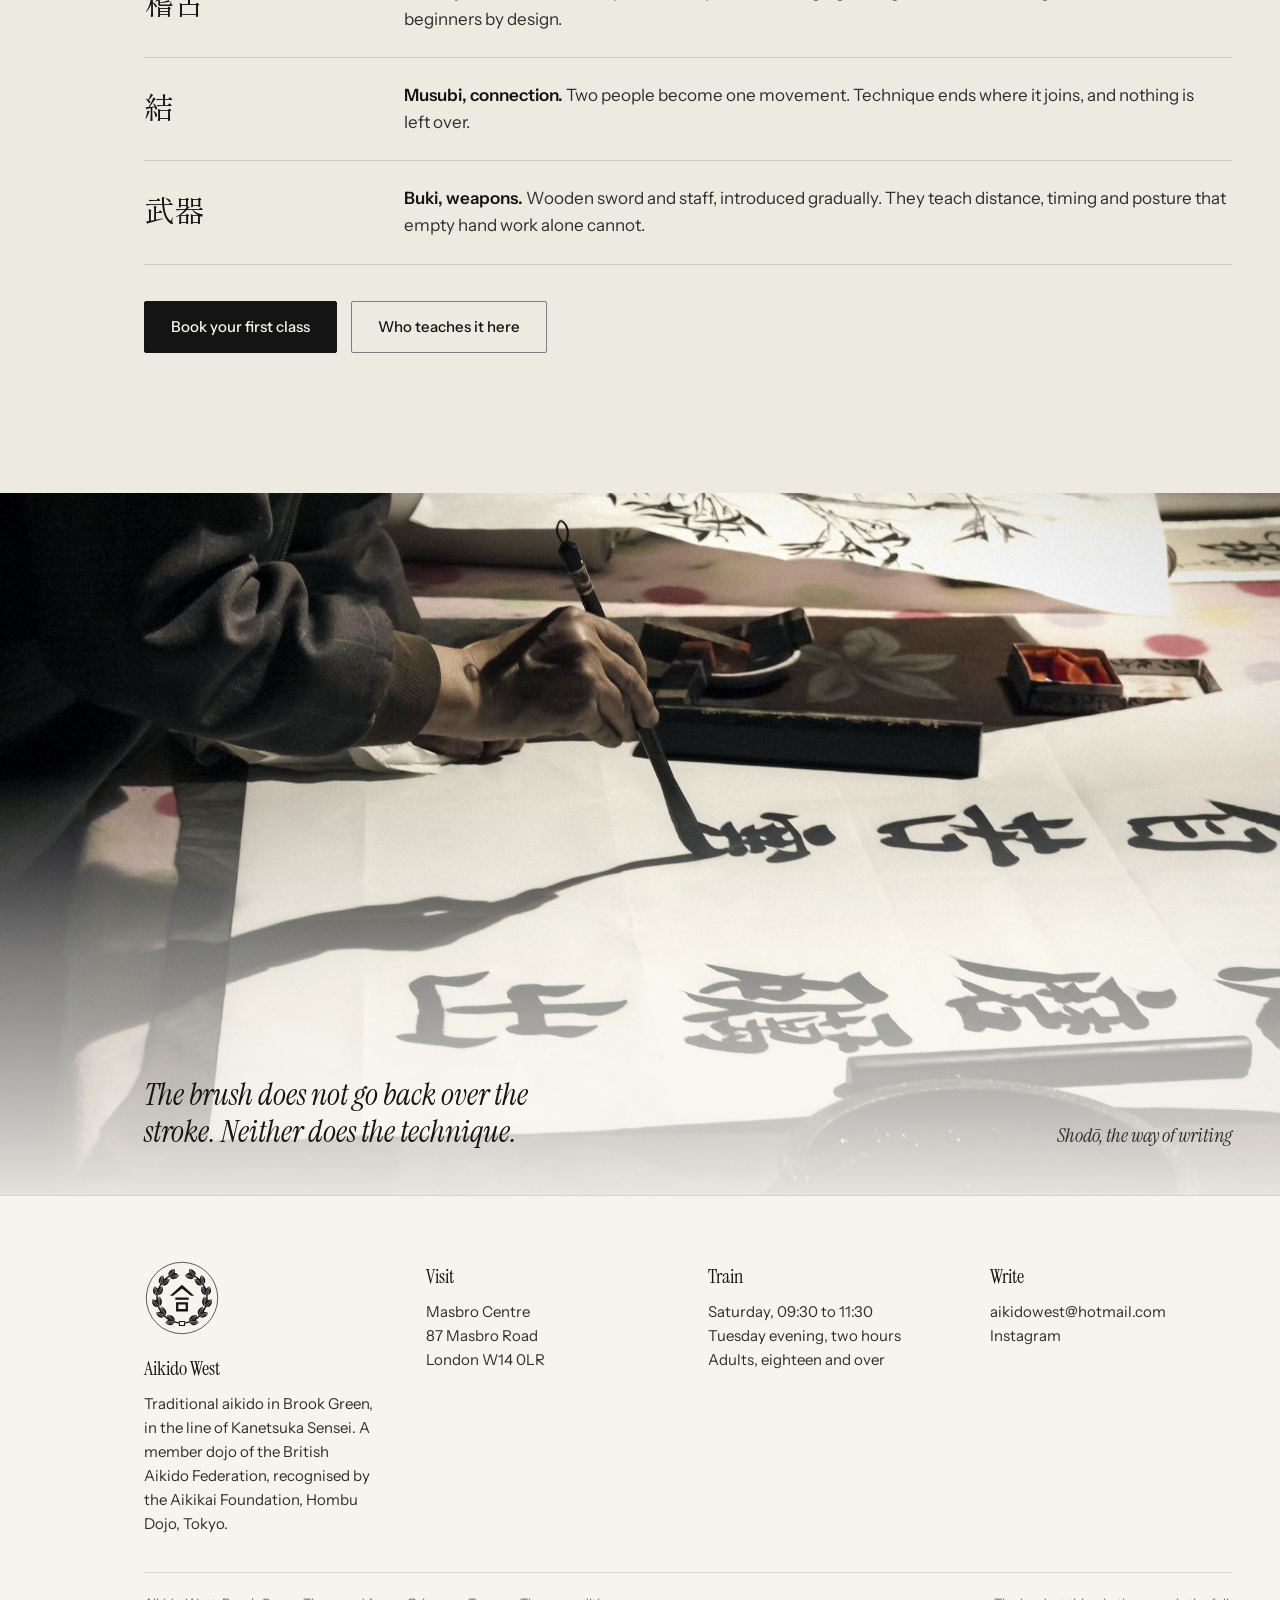
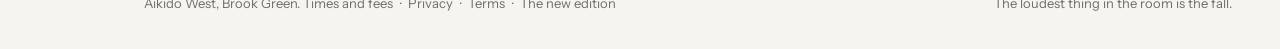
<file: the-art.html>
<!doctype html>
<html lang="en">
<head>
<meta charset="utf-8">
<meta name="viewport" content="width=device-width,initial-scale=1">
<title>The art, Aikido West</title>
<meta name="description" content="What aikido is, what it is not, and five things to know before a first class.">
<link rel="icon" type="image/svg+xml" href="assets/mon/mark.svg">
<link rel="icon" type="image/png" sizes="64x64" href="assets/favicon-64.png">
<link rel="apple-touch-icon" href="assets/apple-touch-icon.png">
<meta name="theme-color" content="#182A42">
<meta property="og:site_name" content="Aikido West">
<meta property="og:title" content="The art, Aikido West">
<meta property="og:description" content="What aikido is, what it is not, and five things to know before a first class.">
<meta property="og:image" content="https://mobstershaikh.github.io/aikido-west/assets/stock/kumano_torii.jpg">
<meta property="og:type" content="website">
<link rel="preload" href="assets/fonts/instrument-serif/instrument-serif-latin-400-normal.woff2" as="font" type="font/woff2" crossorigin>
<link rel="preload" href="assets/fonts/instrument-sans/files/instrument-sans-latin-400-normal.woff2" as="font" type="font/woff2" crossorigin>
<link rel="preload" href="assets/fonts/kanji/yuji-boku-400.woff2" as="font" type="font/woff2" crossorigin>
<link rel="stylesheet" href="assets/site.css">
<script type="speculationrules">{"prerender":[{"where":{"href_matches":"/*"},"eagerness":"moderate"}]}</script>
<script src="assets/js/gsap.min.js"></script>
<script src="assets/js/ScrollTrigger.min.js"></script>
<script src="assets/js/lenis.min.js"></script>

</head>
<body>
<a class="skip" href="#main">Skip to content</a>
<svg width="0" height="0" style="position:absolute" aria-hidden="true"><filter id="grainF"><feTurbulence type="fractalNoise" baseFrequency="0.85" numOctaves="2" stitchTiles="stitch"></feTurbulence><feColorMatrix type="saturate" values="0"></feColorMatrix></filter></svg>
<div class="grain" style="filter:url(#grainF)" aria-hidden="true"></div>
<div class="shell">
<header class="nav">
  <a class="brand" href="index.html" aria-label="Aikido West, home">
    <svg xmlns="http://www.w3.org/2000/svg" viewBox="-50 -50 100 100" class="mon" aria-hidden="true"><circle cx="0" cy="0" r="47" fill="none" stroke="currentColor" stroke-width="0.9"/><circle cx="0" cy="0" r="42" fill="none" stroke="currentColor" stroke-width="4.2"/><g fill="currentColor" transform="translate(0,0.4) scale(0.98)"><path d="M0,-27.5 L-24.5,-5 L-18,-5 L0,-19.6 L18,-5 L24.5,-5 Z"/><rect x="-13.5" y="-1.6" width="27" height="4.6"/><path d="M-12,8 H12 V26.5 H-12 Z M-7.4,12.6 V21.9 H7.4 V12.6 Z" fill-rule="evenodd"/></g></svg>
    <span class="name">AIKIDO WEST</span>
  </a>
  <nav class="links" aria-label="Pages">
    <a href="begin.html">Begin</a>
    <a href="lineage.html">The line</a>
    <a href="the-art.html">The art</a>
    <a href="times.html">Times and fees</a>
    <a href="organisations.html">For organisations</a>
    <a href="shop.html">Shop</a>
    <a href="contact.html">Write to us</a>
  </nav>
  <a class="btn cta" href="book.html">Book a first class</a>
</header>
<div class="scroll" id="main">
<section class="st station first" style=""><div class="mark" aria-hidden="true"><span>道</span></div><div class="inner" style="margin-left:0">
<div class="two top" style="align-items:end">
  <div style="display:flex;flex-direction:column;gap:24px">
    <p class="preface"><span class="k">合気道</span>aikido. Ai, harmony. Ki, vital energy. Do, the way.</p>
    <h1 class="display h1" style="font-size:clamp(46px,6.4vw,100px)">Not a fight sport. A discipline.</h1>
  </div>
  <div style="display:flex;gap:28px;align-items:flex-end;justify-content:flex-end">
    <p class="kanji" style="font-size:clamp(72px,9vw,140px);line-height:.9;color:var(--ink)" aria-hidden="true">合気道</p>
  </div>
</div></div></section>
<section class="st station tight" style=""><div class="mark" aria-hidden="true"><span>文</span></div><div class="inner" style="margin-left:0">
<div class="prose" style="max-width:820px">
  <p class="lead">Aikido is a Japanese martial art founded in the twentieth century by Morihei Ueshiba, who was born in Tanabe on the Kumano coast and shaped the art over forty years in Hokkaido, Ayabe, Tokyo and Iwama. Its single principle is non-resistance rather than confrontation: the attacker is thrown or pinned by their own momentum. Done properly it requires no strength, which is why it is suitable for everyone, and why it can be practised into old age.</p>
  <p>There is no first attack in aikido, and so there is no competition. You do not win a class; you train in it. For two hours you work with a partner who is trying to help you learn, not to beat you, and you take turns receiving the technique as carefully as you perform it. The falls you learn in your first weeks are the reason an aikidoka can be thrown a hundred times and get up smiling.</p>
  <p>What people notice first is physical: flexibility, coordination, agility, a posture that stops collapsing under a desk. What they notice later is quieter. The art trains the habit of staying calm while something is coming at you, and that habit does not stay on the mat. It is why the people who stay longest here are often the ones who arrived most tired of intensity.</p>
  <p>We train slowly, because speed hides errors and slowness exposes them. Precision first, then flow, then, years later, something that looks effortless. It is not effortless. It is practised.</p>
  <p>The word the old teachers used is musubi, 結び, a tying together. Attacker and defender join into one movement, and the movement finishes. That is the depth of the art, and it is also its quiet: the loudest thing in the room is the fall.</p>
</div></div></section>
<section class="st plate light"><div class="mark" aria-hidden="true"><span>墨</span></div><img class="ph" src="assets/stock/ink_2.jpg" alt="Black ink unfurling in still water" style="object-position:center 30%"><div class="veil" aria-hidden="true"></div><div class="text"><p class="cap" style="max-width:640px">The movement leaves a trace and the water is still again. That is the whole art.</p><p class="note">Sumi in water</p></div></section>
<section class="st full para frame"><div class="mark" aria-hidden="true"><span>映</span></div><img class="ph" loading="lazy" decoding="async" src="assets/throw_wide.jpg" alt="Arabella Braun throwing a student during Saturday class"><div class="shade" aria-hidden="true"></div><div class="text"><p class="cap" style="max-width:640px">No music, no voice, just the sound of the fall.</p><p class="note">Saturday class, the Masbro Centre</p></div></section>
<section class="st station alt" style=""><div class="mark" aria-hidden="true"><span>五</span></div><div class="inner" style="margin-left:0">
<div style="display:flex;flex-direction:column;gap:36px">
  <h2 class="display h2">Five things to know before your first class</h2>
  <div class="rows">
    <div class="row"><p class="k"><span class="kanji" style="font-size:30px">受身</span></p><p class="v"><strong>Ukemi, the art of falling.</strong> The first skill you learn and the one you keep for life. Nobody is thrown until they can fall.</p></div>
    <div class="row"><p class="k"><span class="kanji" style="font-size:30px">礼</span></p><p class="v"><strong>Rei, etiquette.</strong> A bow at the door, a bow to your partner. The form is simple and we will show you all of it.</p></div>
    <div class="row"><p class="k"><span class="kanji" style="font-size:30px">稽古</span></p><p class="v"><strong>Keiko, practice.</strong> Two hours, paired, with partners changing through the class. Senior grades train with beginners by design.</p></div>
    <div class="row"><p class="k"><span class="kanji" style="font-size:30px">結</span></p><p class="v"><strong>Musubi, connection.</strong> Two people become one movement. Technique ends where it joins, and nothing is left over.</p></div>
    <div class="row"><p class="k"><span class="kanji" style="font-size:30px">武器</span></p><p class="v"><strong>Buki, weapons.</strong> Wooden sword and staff, introduced gradually. They teach distance, timing and posture that empty hand work alone cannot.</p></div>
  </div>
  <div style="display:flex;flex-wrap:wrap;gap:14px"><a class="btn fill" href="book.html">Book your first class</a><a class="btn" href="lineage.html">Who teaches it here</a></div>
</div></div></section>
<section class="st plate light"><div class="mark" aria-hidden="true"><span>書</span></div><img class="ph" src="assets/stock/calligraphy.jpg" alt="A calligrapher's brush writing a character in black ink" style="object-position:center 40%"><div class="veil" aria-hidden="true"></div><div class="text"><p class="cap" style="max-width:640px">The brush does not go back over the stroke. Neither does the technique.</p><p class="note">Shodō, the way of writing</p></div></section>

</div>
<footer class="foot">
  <div class="cols">
    <div><svg xmlns="http://www.w3.org/2000/svg" viewBox="-50 -50 100 100" class="crest foot-crest" role="img" aria-label="Aikido West crest"><mask id="mcrestf" maskUnits="userSpaceOnUse" x="-50" y="-50" width="100" height="100"><circle cx="0" cy="0" r="47" fill="none" stroke="#fff" stroke-width="0.9"/><path d="M-4.59,32.68 A33,33 0 0 1 -7.98,-32.02" fill="none" stroke="#fff" stroke-width="1.8" stroke-linecap="round"/><path d="M-9.77,31.52 C-8.02,26.49 -11.99,21.65 -19.61,22.28 C-19.76,29.91 -14.68,33.57 -9.77,31.52 Z" fill="#fff"/><path d="M-11.53,31.42 Q-16.90,26.89 -18.88,23.48" fill="none" stroke="#000" stroke-width="0.55" stroke-linecap="round"/><path d="M-9.97,29.77 Q-14.83,24.69 -18.36,22.93" fill="none" stroke="#000" stroke-width="0.55" stroke-linecap="round"/><path d="M-9.77,31.52 C-12.15,27.09 -17.90,26.80 -22.14,32.56 C-17.00,37.53 -11.38,36.29 -9.77,31.52 Z" fill="#fff"/><path d="M-10.92,32.70 Q-17.32,33.59 -20.88,32.81" fill="none" stroke="#000" stroke-width="0.55" stroke-linecap="round"/><path d="M-11.10,30.55 Q-17.56,30.73 -20.94,32.10" fill="none" stroke="#000" stroke-width="0.55" stroke-linecap="round"/><path d="M-22.74,23.92 C-18.94,20.18 -20.35,14.08 -27.45,11.27 C-30.98,18.04 -28.05,23.58 -22.74,23.92 Z" fill="#fff"/><path d="M-24.27,23.05 Q-27.08,16.60 -27.34,12.67" fill="none" stroke="#000" stroke-width="0.55" stroke-linecap="round"/><path d="M-22.15,22.26 Q-24.24,15.55 -26.63,12.40" fill="none" stroke="#000" stroke-width="0.55" stroke-linecap="round"/><path d="M-22.74,23.92 C-22.90,18.89 -27.93,16.07 -34.29,19.36 C-31.89,26.09 -26.29,27.48 -22.74,23.92 Z" fill="#fff"/><path d="M-24.29,24.46 Q-30.43,22.43 -33.27,20.15" fill="none" stroke="#000" stroke-width="0.55" stroke-linecap="round"/><path d="M-23.50,22.46 Q-29.37,19.75 -33.00,19.48" fill="none" stroke="#000" stroke-width="0.55" stroke-linecap="round"/><path d="M-30.99,11.35 C-25.93,9.69 -24.49,3.59 -29.60,-2.08 C-35.77,2.43 -35.60,8.69 -30.99,11.35 Z" fill="#fff"/><path d="M-31.98,9.89 Q-31.63,2.87 -30.12,-0.77" fill="none" stroke="#000" stroke-width="0.55" stroke-linecap="round"/><path d="M-29.72,10.12 Q-28.62,3.18 -29.37,-0.70" fill="none" stroke="#000" stroke-width="0.55" stroke-linecap="round"/><path d="M-30.99,11.35 C-28.90,6.77 -32.16,2.02 -39.32,2.14 C-40.15,9.24 -35.75,12.96 -30.99,11.35 Z" fill="#fff"/><path d="M-32.62,11.15 Q-37.22,6.60 -38.75,3.30" fill="none" stroke="#000" stroke-width="0.55" stroke-linecap="round"/><path d="M-31.02,9.71 Q-35.09,4.67 -38.22,2.82" fill="none" stroke="#000" stroke-width="0.55" stroke-linecap="round"/><path d="M-32.81,-3.57 C-27.54,-2.82 -23.54,-7.64 -25.61,-15.00 C-33.13,-13.69 -35.76,-8.00 -32.81,-3.57 Z" fill="#fff"/><path d="M-33.05,-5.32 Q-29.62,-11.46 -26.65,-14.05" fill="none" stroke="#000" stroke-width="0.55" stroke-linecap="round"/><path d="M-31.13,-4.11 Q-27.06,-9.85 -26.01,-13.65" fill="none" stroke="#000" stroke-width="0.55" stroke-linecap="round"/><path d="M-32.81,-3.57 C-28.91,-6.75 -29.72,-12.46 -36.18,-15.53 C-40.09,-9.53 -37.79,-4.24 -32.81,-3.57 Z" fill="#fff"/><path d="M-34.18,-4.48 Q-36.28,-10.59 -36.19,-14.23" fill="none" stroke="#000" stroke-width="0.55" stroke-linecap="round"/><path d="M-32.11,-5.06 Q-33.52,-11.37 -35.50,-14.43" fill="none" stroke="#000" stroke-width="0.55" stroke-linecap="round"/><path d="M-27.82,-17.76 C-23.43,-14.74 -17.71,-17.29 -16.30,-24.80 C-23.62,-26.97 -28.50,-23.04 -27.82,-17.76 Z" fill="#fff"/><path d="M-27.26,-19.43 Q-21.46,-23.41 -17.65,-24.42" fill="none" stroke="#000" stroke-width="0.55" stroke-linecap="round"/><path d="M-26.07,-17.49 Q-19.89,-20.83 -17.25,-23.77" fill="none" stroke="#000" stroke-width="0.55" stroke-linecap="round"/><path d="M-27.82,-17.76 C-22.91,-18.88 -21.11,-24.35 -25.54,-29.97 C-31.70,-26.32 -31.99,-20.57 -27.82,-17.76 Z" fill="#fff"/><path d="M-28.65,-19.17 Q-27.82,-25.59 -26.12,-28.81" fill="none" stroke="#000" stroke-width="0.55" stroke-linecap="round"/><path d="M-26.53,-18.78 Q-24.99,-25.06 -25.42,-28.68" fill="none" stroke="#000" stroke-width="0.55" stroke-linecap="round"/><path d="M-17.05,-28.25 C-14.46,-23.61 -8.20,-23.35 -3.61,-29.46 C-9.21,-34.65 -15.32,-33.29 -17.05,-28.25 Z" fill="#fff"/><path d="M-15.81,-29.50 Q-8.85,-30.50 -4.99,-29.71" fill="none" stroke="#000" stroke-width="0.55" stroke-linecap="round"/><path d="M-15.61,-27.24 Q-8.58,-27.49 -4.92,-28.96" fill="none" stroke="#000" stroke-width="0.55" stroke-linecap="round"/><path d="M-17.05,-28.25 C-12.16,-27.08 -8.12,-31.19 -9.60,-38.19 C-16.73,-37.65 -19.55,-32.62 -17.05,-28.25 Z" fill="#fff"/><path d="M-17.17,-29.89 Q-13.58,-35.27 -10.63,-37.41" fill="none" stroke="#000" stroke-width="0.55" stroke-linecap="round"/><path d="M-15.45,-28.60 Q-11.28,-33.55 -10.06,-36.98" fill="none" stroke="#000" stroke-width="0.55" stroke-linecap="round"/><path d="M4.59,32.68 A33,33 0 0 0 7.98,-32.02" fill="none" stroke="#fff" stroke-width="1.8" stroke-linecap="round"/><path d="M9.77,31.52 C14.68,33.57 19.76,29.91 19.61,22.28 C11.99,21.65 8.02,26.49 9.77,31.52 Z" fill="#fff"/><path d="M9.97,29.77 Q14.83,24.69 18.36,22.93" fill="none" stroke="#000" stroke-width="0.55" stroke-linecap="round"/><path d="M11.53,31.42 Q16.90,26.89 18.88,23.48" fill="none" stroke="#000" stroke-width="0.55" stroke-linecap="round"/><path d="M9.77,31.52 C11.38,36.29 17.00,37.53 22.14,32.56 C17.90,26.80 12.15,27.09 9.77,31.52 Z" fill="#fff"/><path d="M11.10,30.55 Q17.56,30.73 20.94,32.10" fill="none" stroke="#000" stroke-width="0.55" stroke-linecap="round"/><path d="M10.92,32.70 Q17.32,33.59 20.88,32.81" fill="none" stroke="#000" stroke-width="0.55" stroke-linecap="round"/><path d="M22.74,23.92 C28.05,23.58 30.98,18.04 27.45,11.27 C20.35,14.08 18.94,20.18 22.74,23.92 Z" fill="#fff"/><path d="M22.15,22.26 Q24.24,15.55 26.63,12.40" fill="none" stroke="#000" stroke-width="0.55" stroke-linecap="round"/><path d="M24.27,23.05 Q27.08,16.60 27.34,12.67" fill="none" stroke="#000" stroke-width="0.55" stroke-linecap="round"/><path d="M22.74,23.92 C26.29,27.48 31.89,26.09 34.29,19.36 C27.93,16.07 22.90,18.89 22.74,23.92 Z" fill="#fff"/><path d="M23.50,22.46 Q29.37,19.75 33.00,19.48" fill="none" stroke="#000" stroke-width="0.55" stroke-linecap="round"/><path d="M24.29,24.46 Q30.43,22.43 33.27,20.15" fill="none" stroke="#000" stroke-width="0.55" stroke-linecap="round"/><path d="M30.99,11.35 C35.60,8.69 35.77,2.43 29.60,-2.08 C24.49,3.59 25.93,9.69 30.99,11.35 Z" fill="#fff"/><path d="M29.72,10.12 Q28.62,3.18 29.37,-0.70" fill="none" stroke="#000" stroke-width="0.55" stroke-linecap="round"/><path d="M31.98,9.89 Q31.63,2.87 30.12,-0.77" fill="none" stroke="#000" stroke-width="0.55" stroke-linecap="round"/><path d="M30.99,11.35 C35.75,12.96 40.15,9.24 39.32,2.14 C32.16,2.02 28.90,6.77 30.99,11.35 Z" fill="#fff"/><path d="M31.02,9.71 Q35.09,4.67 38.22,2.82" fill="none" stroke="#000" stroke-width="0.55" stroke-linecap="round"/><path d="M32.62,11.15 Q37.22,6.60 38.75,3.30" fill="none" stroke="#000" stroke-width="0.55" stroke-linecap="round"/><path d="M32.81,-3.57 C35.76,-8.00 33.13,-13.69 25.61,-15.00 C23.54,-7.64 27.54,-2.82 32.81,-3.57 Z" fill="#fff"/><path d="M31.13,-4.11 Q27.06,-9.85 26.01,-13.65" fill="none" stroke="#000" stroke-width="0.55" stroke-linecap="round"/><path d="M33.05,-5.32 Q29.62,-11.46 26.65,-14.05" fill="none" stroke="#000" stroke-width="0.55" stroke-linecap="round"/><path d="M32.81,-3.57 C37.79,-4.24 40.09,-9.53 36.18,-15.53 C29.72,-12.46 28.91,-6.75 32.81,-3.57 Z" fill="#fff"/><path d="M32.11,-5.06 Q33.52,-11.37 35.50,-14.43" fill="none" stroke="#000" stroke-width="0.55" stroke-linecap="round"/><path d="M34.18,-4.48 Q36.28,-10.59 36.19,-14.23" fill="none" stroke="#000" stroke-width="0.55" stroke-linecap="round"/><path d="M27.82,-17.76 C28.50,-23.04 23.62,-26.97 16.30,-24.80 C17.71,-17.29 23.43,-14.74 27.82,-17.76 Z" fill="#fff"/><path d="M26.07,-17.49 Q19.89,-20.83 17.25,-23.77" fill="none" stroke="#000" stroke-width="0.55" stroke-linecap="round"/><path d="M27.26,-19.43 Q21.46,-23.41 17.65,-24.42" fill="none" stroke="#000" stroke-width="0.55" stroke-linecap="round"/><path d="M27.82,-17.76 C31.99,-20.57 31.70,-26.32 25.54,-29.97 C21.11,-24.35 22.91,-18.88 27.82,-17.76 Z" fill="#fff"/><path d="M26.53,-18.78 Q24.99,-25.06 25.42,-28.68" fill="none" stroke="#000" stroke-width="0.55" stroke-linecap="round"/><path d="M28.65,-19.17 Q27.82,-25.59 26.12,-28.81" fill="none" stroke="#000" stroke-width="0.55" stroke-linecap="round"/><path d="M17.05,-28.25 C15.32,-33.29 9.21,-34.65 3.61,-29.46 C8.20,-23.35 14.46,-23.61 17.05,-28.25 Z" fill="#fff"/><path d="M15.61,-27.24 Q8.58,-27.49 4.92,-28.96" fill="none" stroke="#000" stroke-width="0.55" stroke-linecap="round"/><path d="M15.81,-29.50 Q8.85,-30.50 4.99,-29.71" fill="none" stroke="#000" stroke-width="0.55" stroke-linecap="round"/><path d="M17.05,-28.25 C19.55,-32.62 16.73,-37.65 9.60,-38.19 C8.12,-31.19 12.16,-27.08 17.05,-28.25 Z" fill="#fff"/><path d="M15.45,-28.60 Q11.28,-33.55 10.06,-36.98" fill="none" stroke="#000" stroke-width="0.55" stroke-linecap="round"/><path d="M17.17,-29.89 Q13.58,-35.27 10.63,-37.41" fill="none" stroke="#000" stroke-width="0.55" stroke-linecap="round"/><rect x="-4.2" y="30.10" width="8.4" height="6.8" rx="0.6" fill="#fff"/><rect x="-2.7" y="31.60" width="5.4" height="3.8" rx="0.3" fill="#000"/><g fill="#fff" transform="translate(0,0.4) scale(0.65)"><path d="M0,-27.5 L-24.5,-5 L-18,-5 L0,-19.6 L18,-5 L24.5,-5 Z"/><rect x="-13.5" y="-1.6" width="27" height="4.6"/><path d="M-12,8 H12 V26.5 H-12 Z M-7.4,12.6 V21.9 H7.4 V12.6 Z" fill-rule="evenodd"/></g></mask><rect x="-50" y="-50" width="100" height="100" fill="currentColor" mask="url(#mcrestf)"/></svg><p class="t">Aikido West</p><p>Traditional aikido in Brook Green, in the line of Kanetsuka Sensei. A member dojo of the British Aikido Federation, recognised by the Aikikai Foundation, Hombu Dojo, Tokyo.</p></div>
    <div><p class="t">Visit</p><p>Masbro Centre<br>87 Masbro Road<br>London W14 0LR</p></div>
    <div><p class="t">Train</p><p>Saturday, 09:30 to 11:30<br>Tuesday evening, two hours<br>Adults, eighteen and over</p></div>
    <div><p class="t">Write</p><p><a href="mailto:aikidowest@hotmail.com">aikidowest@hotmail.com</a><br><a href="https://www.instagram.com/aikidowestdojo">Instagram</a></p></div>
  </div>
  <div class="base"><p>Aikido West, Brook Green. <a href="times.html">Times and fees</a> <span class="sep">·</span> <a href="privacy.html">Privacy</a> <span class="sep">·</span> <a href="terms.html">Terms</a> <span class="sep">·</span> <a href="next/index.html">The new edition</a></p><p>The loudest thing in the room is the fall.</p></div>
</footer>
</div>
<script src="assets/site.js"></script>
<script src="assets/nav.js"></script>

</body>
</html>
</file>
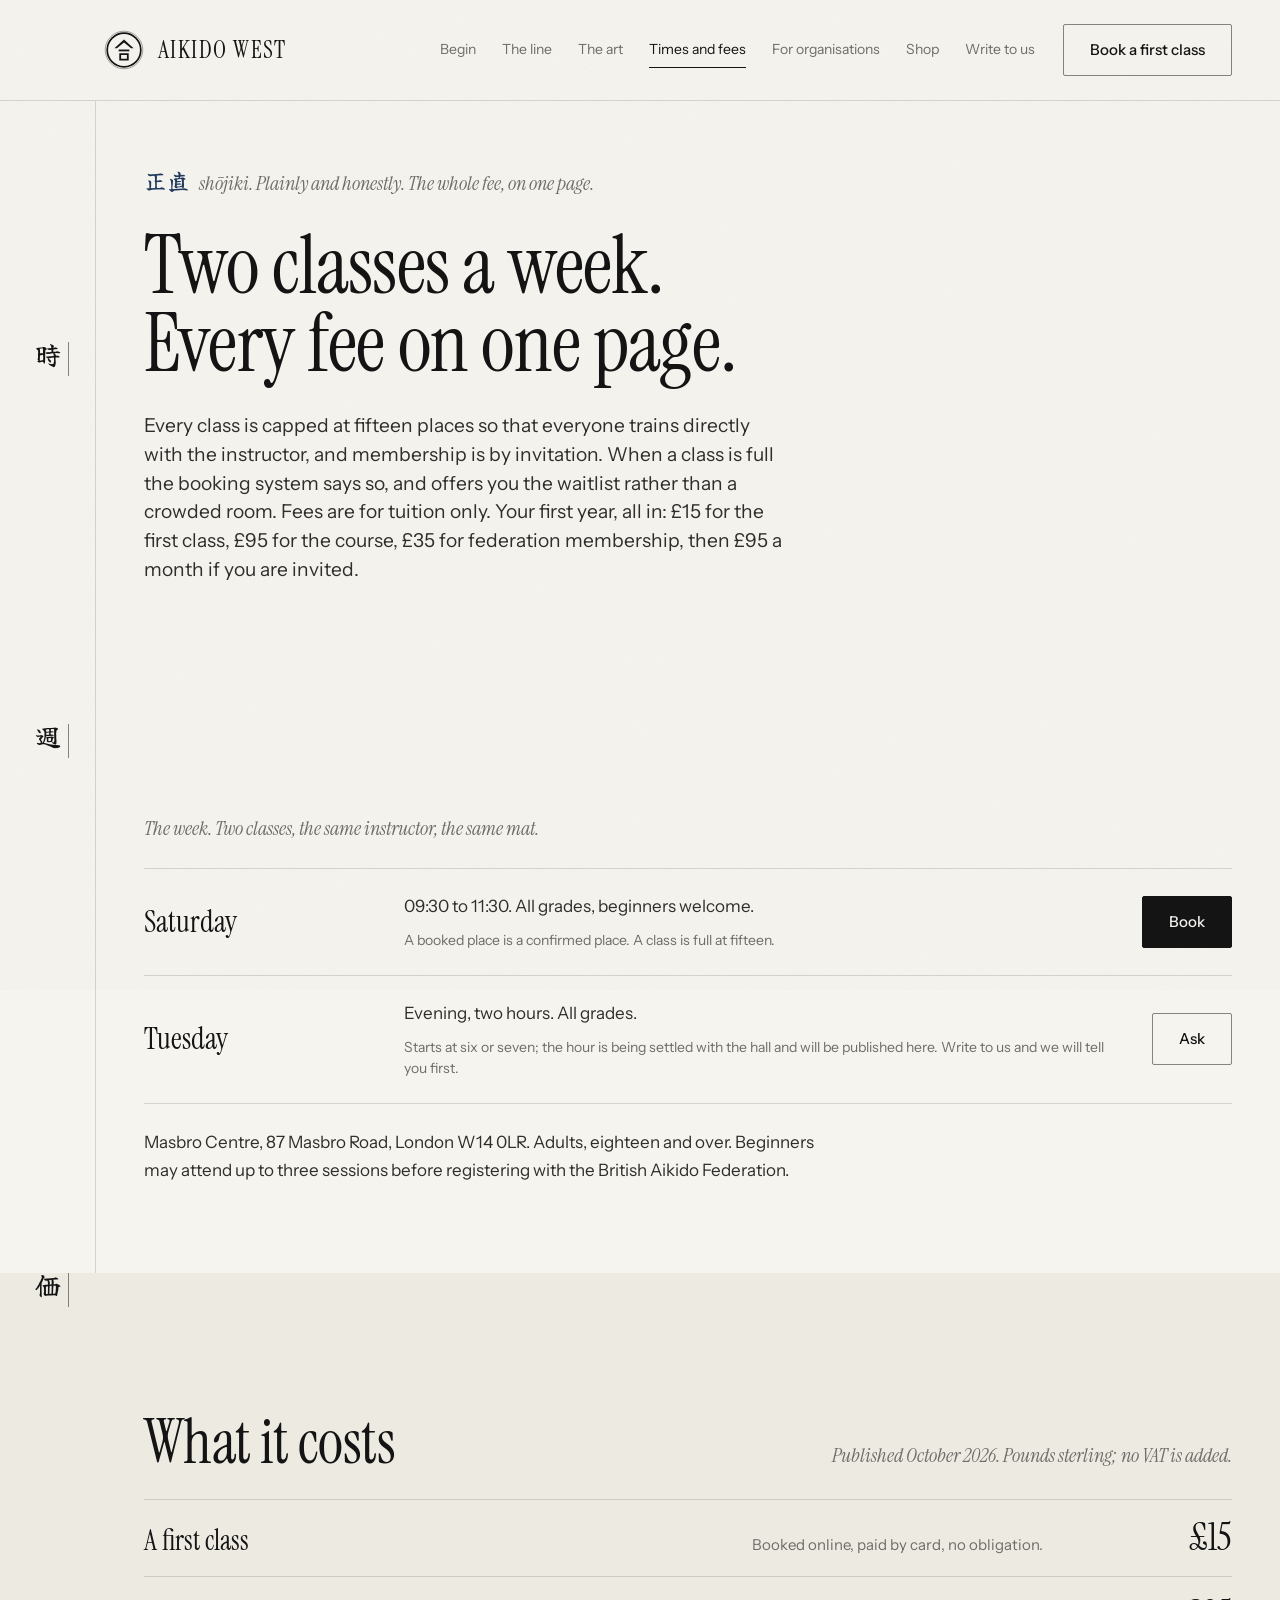
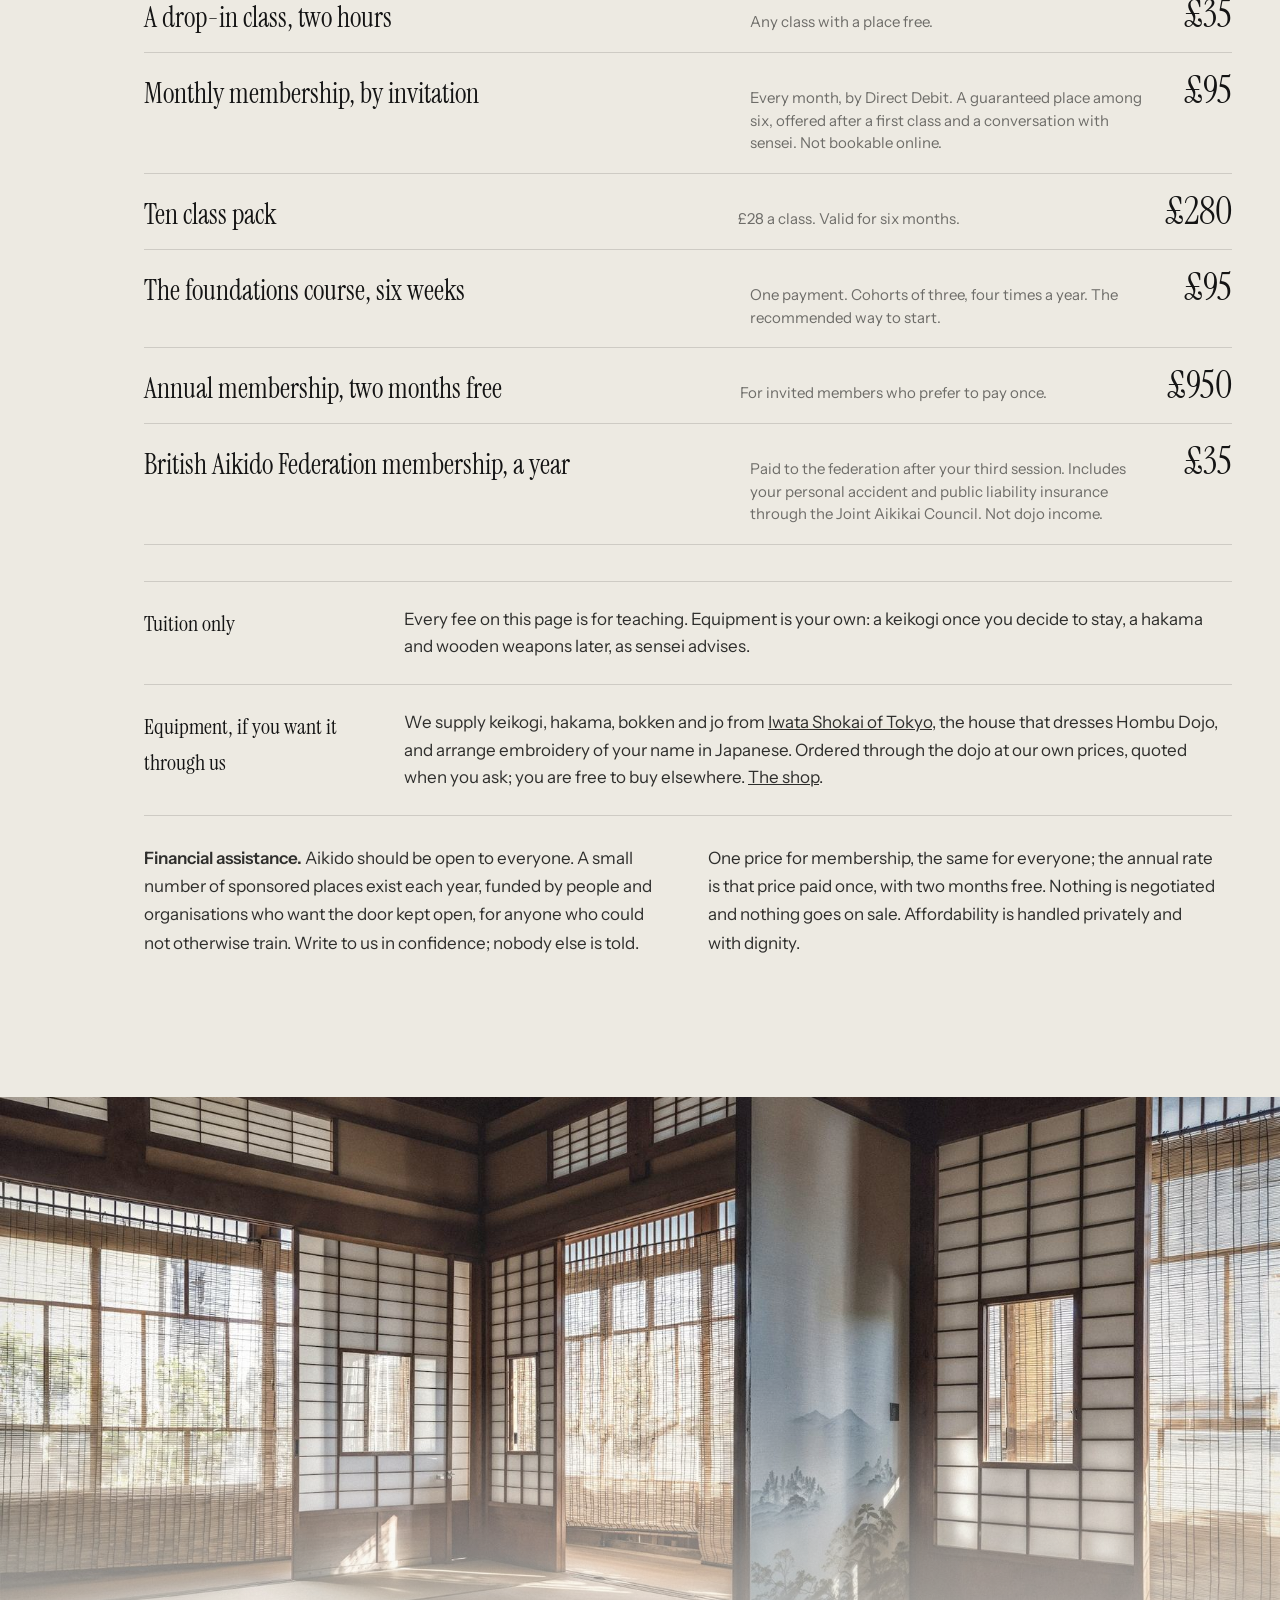
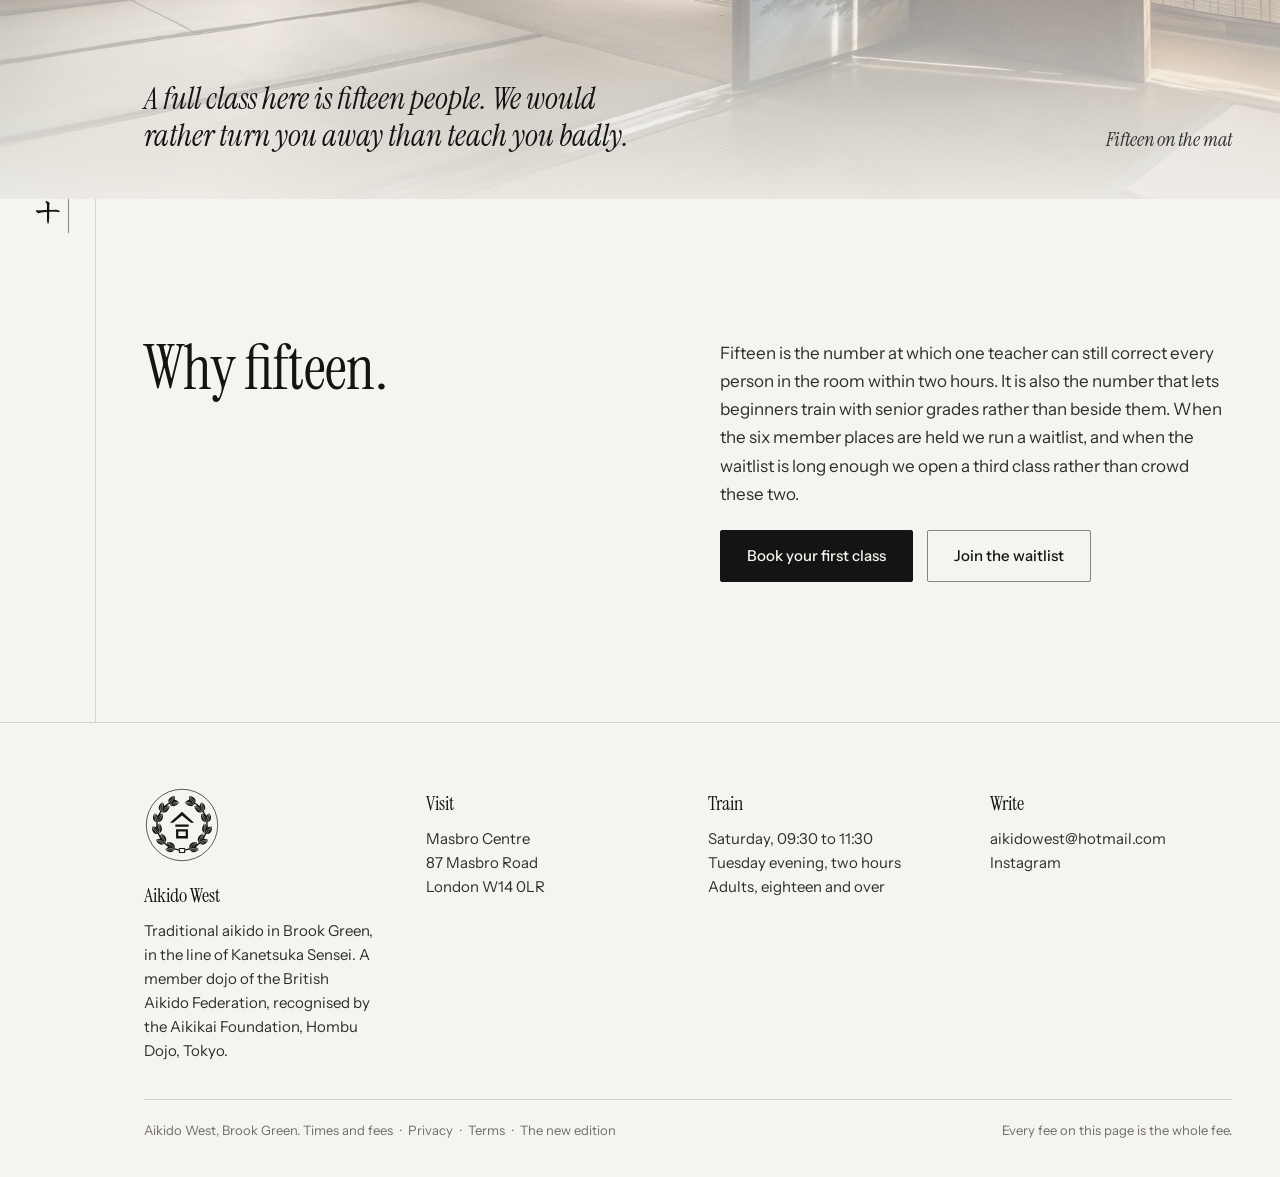
<file: times.html>
<!doctype html>
<html lang="en">
<head>
<meta charset="utf-8">
<meta name="viewport" content="width=device-width,initial-scale=1">
<title>Times and fees, Aikido West</title>
<meta name="description" content="Class times, places this week and every fee at Aikido West, Brook Green.">
<link rel="icon" type="image/svg+xml" href="assets/mon/mark.svg">
<link rel="icon" type="image/png" sizes="64x64" href="assets/favicon-64.png">
<link rel="apple-touch-icon" href="assets/apple-touch-icon.png">
<meta name="theme-color" content="#182A42">
<meta property="og:site_name" content="Aikido West">
<meta property="og:title" content="Times and fees, Aikido West">
<meta property="og:description" content="Class times, places this week and every fee at Aikido West, Brook Green.">
<meta property="og:image" content="https://mobstershaikh.github.io/aikido-west/assets/stock/kumano_torii.jpg">
<meta property="og:type" content="website">
<link rel="preload" href="assets/fonts/instrument-serif/instrument-serif-latin-400-normal.woff2" as="font" type="font/woff2" crossorigin>
<link rel="preload" href="assets/fonts/instrument-sans/files/instrument-sans-latin-400-normal.woff2" as="font" type="font/woff2" crossorigin>
<link rel="preload" href="assets/fonts/kanji/yuji-boku-400.woff2" as="font" type="font/woff2" crossorigin>
<link rel="stylesheet" href="assets/site.css">
<script type="speculationrules">{"prerender":[{"where":{"href_matches":"/*"},"eagerness":"moderate"}]}</script>
<script src="assets/js/gsap.min.js"></script>
<script src="assets/js/ScrollTrigger.min.js"></script>
<script src="assets/js/lenis.min.js"></script>

</head>
<body>
<a class="skip" href="#main">Skip to content</a>
<svg width="0" height="0" style="position:absolute" aria-hidden="true"><filter id="grainF"><feTurbulence type="fractalNoise" baseFrequency="0.85" numOctaves="2" stitchTiles="stitch"></feTurbulence><feColorMatrix type="saturate" values="0"></feColorMatrix></filter></svg>
<div class="grain" style="filter:url(#grainF)" aria-hidden="true"></div>
<div class="shell">
<header class="nav">
  <a class="brand" href="index.html" aria-label="Aikido West, home">
    <svg xmlns="http://www.w3.org/2000/svg" viewBox="-50 -50 100 100" class="mon" aria-hidden="true"><circle cx="0" cy="0" r="47" fill="none" stroke="currentColor" stroke-width="0.9"/><circle cx="0" cy="0" r="42" fill="none" stroke="currentColor" stroke-width="4.2"/><g fill="currentColor" transform="translate(0,0.4) scale(0.98)"><path d="M0,-27.5 L-24.5,-5 L-18,-5 L0,-19.6 L18,-5 L24.5,-5 Z"/><rect x="-13.5" y="-1.6" width="27" height="4.6"/><path d="M-12,8 H12 V26.5 H-12 Z M-7.4,12.6 V21.9 H7.4 V12.6 Z" fill-rule="evenodd"/></g></svg>
    <span class="name">AIKIDO WEST</span>
  </a>
  <nav class="links" aria-label="Pages">
    <a href="begin.html">Begin</a>
    <a href="lineage.html">The line</a>
    <a href="the-art.html">The art</a>
    <a href="times.html">Times and fees</a>
    <a href="organisations.html">For organisations</a>
    <a href="shop.html">Shop</a>
    <a href="contact.html">Write to us</a>
  </nav>
  <a class="btn cta" href="book.html">Book a first class</a>
</header>
<div class="scroll" id="main">
<section class="st station first" style=""><div class="mark" aria-hidden="true"><span>時</span></div><div class="inner" style="margin-left:0">
<div style="display:flex;flex-direction:column;gap:28px;max-width:1000px">
  <p class="preface"><span class="k">正直</span>shōjiki. Plainly and honestly. The whole fee, on one page.</p>
  <h1 class="display h1" style="font-size:clamp(46px,6.4vw,100px)">Two classes a week. Every fee on one page.</h1>
  <p class="lead" style="max-width:640px">Every class is capped at fifteen places so that everyone trains directly with the instructor, and membership is by invitation. When a class is full the booking system says so, and offers you the waitlist rather than a crowded room. Fees are for tuition only. Your first year, all in: £15 for the first class, £95 for the course, £35 for federation membership, then £95 a month if you are invited.</p>
</div></div></section>
<section class="st station tight" style=""><div class="mark" aria-hidden="true"><span>週</span></div><div class="inner" style="margin-left:0">
<div style="display:flex;flex-direction:column;gap:24px">
  <p class="note">The week. Two classes, the same instructor, the same mat.</p>
  <div class="rows">
    <div class="row" style="grid-template-columns:minmax(140px,220px) minmax(0,1fr) auto;align-items:center">
      <p class="k" style="font-size:30px">Saturday</p>
      <div><p class="v">09:30 to 11:30. All grades, beginners welcome.</p><p class="small" style="margin-top:10px">A booked place is a confirmed place. A class is full at fifteen.</p></div>
      <a class="btn fill" href="book.html">Book</a>
    </div>
    <div class="row" style="grid-template-columns:minmax(140px,220px) minmax(0,1fr) auto;align-items:center">
      <p class="k" style="font-size:30px">Tuesday</p>
      <div><p class="v">Evening, two hours. All grades.</p><p class="small" style="margin-top:10px">Starts at six or seven; the hour is being settled with the hall and will be published here. Write to us and we will tell you first.</p></div>
      <a class="btn" href="contact.html">Ask</a>
    </div>
  </div>
  <p class="prose">Masbro Centre, 87 Masbro Road, London W14 0LR. Adults, eighteen and over. Beginners may attend up to three sessions before registering with the British Aikido Federation.</p>
</div></div></section>
<section class="st station alt" style=""><div class="mark" aria-hidden="true"><span>価</span></div><div class="inner" style="margin-left:0">
<div style="display:flex;flex-direction:column;gap:28px">
  <div style="display:flex;flex-wrap:wrap;justify-content:space-between;align-items:flex-end;gap:12px"><h2 class="display h2">What it costs</h2><p class="note">Published October 2026. Pounds sterling; no VAT is added.</p></div>
  <div class="fees">
    <p><span class="n">A first class</span><span class="w">Booked online, paid by card, no obligation.</span><span class="p">£15</span></p>
    <p><span class="n">A drop-in class, two hours</span><span class="w">Any class with a place free.</span><span class="p">£35</span></p>
    <p><span class="n">Monthly membership, by invitation</span><span class="w">Every month, by Direct Debit. A guaranteed place among six, offered after a first class and a conversation with sensei. Not bookable online.</span><span class="p">£95</span></p>
    <p><span class="n">Ten class pack</span><span class="w">£28 a class. Valid for six months.</span><span class="p">£280</span></p>
    <p><span class="n">The foundations course, six weeks</span><span class="w">One payment. Cohorts of three, four times a year. The recommended way to start.</span><span class="p">£95</span></p>
    <p><span class="n">Annual membership, two months free</span><span class="w">For invited members who prefer to pay once.</span><span class="p">£950</span></p>
    <p><span class="n">British Aikido Federation membership, a year</span><span class="w">Paid to the federation after your third session. Includes your personal accident and public liability insurance through the Joint Aikikai Council. Not dojo income.</span><span class="p">£35</span></p>
  </div>
  <div class="rows" style="margin-top:8px">
    <div class="row"><p class="k">Tuition only</p><p class="v">Every fee on this page is for teaching. Equipment is your own: a keikogi once you decide to stay, a hakama and wooden weapons later, as sensei advises.</p></div>
    <div class="row"><p class="k">Equipment, if you want it through us</p><p class="v">We supply keikogi, hakama, bokken and jo from <a href="https://www.sinonome-japan.com/en/content/55-iwata-shokai" target="_blank" rel="noopener" style="text-decoration:underline">Iwata Shokai of Tokyo</a>, the house that dresses Hombu Dojo, and arrange embroidery of your name in Japanese. Ordered through the dojo at our own prices, quoted when you ask; you are free to buy elsewhere. <a href="shop.html" style="text-decoration:underline">The shop</a>.</p></div>
  </div>
  <div class="two top" style="gap:40px">
    <p class="prose"><strong>Financial assistance.</strong> Aikido should be open to everyone. A small number of sponsored places exist each year, funded by people and organisations who want the door kept open, for anyone who could not otherwise train. Write to us in confidence; nobody else is told.</p>
    <p class="prose">One price for membership, the same for everyone; the annual rate is that price paid once, with two months free. Nothing is negotiated and nothing goes on sale. Affordability is handled privately and with dignity.</p>
  </div>
</div></div></section>
<section class="st plate light"><div class="mark" aria-hidden="true"><span>十</span></div><img class="ph" src="assets/stock/tatami_room.jpg" alt="A tatami room with paper screens and morning light" style="object-position:center 70%"><div class="veil" aria-hidden="true"></div><div class="text"><p class="cap" style="max-width:640px">A full class here is fifteen people. We would rather turn you away than teach you badly.</p><p class="note">Fifteen on the mat</p></div></section>
<section class="st station" style=""><div class="mark" aria-hidden="true"><span>十</span></div><div class="inner" style="margin-left:0">
<div class="two top">
  <h2 class="display h2">Why fifteen.</h2>
  <div style="display:flex;flex-direction:column;gap:22px">
    <div class="prose"><p>Fifteen is the number at which one teacher can still correct every person in the room within two hours. It is also the number that lets beginners train with senior grades rather than beside them. When the six member places are held we run a waitlist, and when the waitlist is long enough we open a third class rather than crowd these two.</p></div>
    <div style="display:flex;flex-wrap:wrap;gap:14px"><a class="btn fill" href="book.html">Book your first class</a><a class="btn" href="contact.html">Join the waitlist</a></div>
  </div>
</div></div></section>

</div>
<footer class="foot">
  <div class="cols">
    <div><svg xmlns="http://www.w3.org/2000/svg" viewBox="-50 -50 100 100" class="crest foot-crest" role="img" aria-label="Aikido West crest"><mask id="mcrestf" maskUnits="userSpaceOnUse" x="-50" y="-50" width="100" height="100"><circle cx="0" cy="0" r="47" fill="none" stroke="#fff" stroke-width="0.9"/><path d="M-4.59,32.68 A33,33 0 0 1 -7.98,-32.02" fill="none" stroke="#fff" stroke-width="1.8" stroke-linecap="round"/><path d="M-9.77,31.52 C-8.02,26.49 -11.99,21.65 -19.61,22.28 C-19.76,29.91 -14.68,33.57 -9.77,31.52 Z" fill="#fff"/><path d="M-11.53,31.42 Q-16.90,26.89 -18.88,23.48" fill="none" stroke="#000" stroke-width="0.55" stroke-linecap="round"/><path d="M-9.97,29.77 Q-14.83,24.69 -18.36,22.93" fill="none" stroke="#000" stroke-width="0.55" stroke-linecap="round"/><path d="M-9.77,31.52 C-12.15,27.09 -17.90,26.80 -22.14,32.56 C-17.00,37.53 -11.38,36.29 -9.77,31.52 Z" fill="#fff"/><path d="M-10.92,32.70 Q-17.32,33.59 -20.88,32.81" fill="none" stroke="#000" stroke-width="0.55" stroke-linecap="round"/><path d="M-11.10,30.55 Q-17.56,30.73 -20.94,32.10" fill="none" stroke="#000" stroke-width="0.55" stroke-linecap="round"/><path d="M-22.74,23.92 C-18.94,20.18 -20.35,14.08 -27.45,11.27 C-30.98,18.04 -28.05,23.58 -22.74,23.92 Z" fill="#fff"/><path d="M-24.27,23.05 Q-27.08,16.60 -27.34,12.67" fill="none" stroke="#000" stroke-width="0.55" stroke-linecap="round"/><path d="M-22.15,22.26 Q-24.24,15.55 -26.63,12.40" fill="none" stroke="#000" stroke-width="0.55" stroke-linecap="round"/><path d="M-22.74,23.92 C-22.90,18.89 -27.93,16.07 -34.29,19.36 C-31.89,26.09 -26.29,27.48 -22.74,23.92 Z" fill="#fff"/><path d="M-24.29,24.46 Q-30.43,22.43 -33.27,20.15" fill="none" stroke="#000" stroke-width="0.55" stroke-linecap="round"/><path d="M-23.50,22.46 Q-29.37,19.75 -33.00,19.48" fill="none" stroke="#000" stroke-width="0.55" stroke-linecap="round"/><path d="M-30.99,11.35 C-25.93,9.69 -24.49,3.59 -29.60,-2.08 C-35.77,2.43 -35.60,8.69 -30.99,11.35 Z" fill="#fff"/><path d="M-31.98,9.89 Q-31.63,2.87 -30.12,-0.77" fill="none" stroke="#000" stroke-width="0.55" stroke-linecap="round"/><path d="M-29.72,10.12 Q-28.62,3.18 -29.37,-0.70" fill="none" stroke="#000" stroke-width="0.55" stroke-linecap="round"/><path d="M-30.99,11.35 C-28.90,6.77 -32.16,2.02 -39.32,2.14 C-40.15,9.24 -35.75,12.96 -30.99,11.35 Z" fill="#fff"/><path d="M-32.62,11.15 Q-37.22,6.60 -38.75,3.30" fill="none" stroke="#000" stroke-width="0.55" stroke-linecap="round"/><path d="M-31.02,9.71 Q-35.09,4.67 -38.22,2.82" fill="none" stroke="#000" stroke-width="0.55" stroke-linecap="round"/><path d="M-32.81,-3.57 C-27.54,-2.82 -23.54,-7.64 -25.61,-15.00 C-33.13,-13.69 -35.76,-8.00 -32.81,-3.57 Z" fill="#fff"/><path d="M-33.05,-5.32 Q-29.62,-11.46 -26.65,-14.05" fill="none" stroke="#000" stroke-width="0.55" stroke-linecap="round"/><path d="M-31.13,-4.11 Q-27.06,-9.85 -26.01,-13.65" fill="none" stroke="#000" stroke-width="0.55" stroke-linecap="round"/><path d="M-32.81,-3.57 C-28.91,-6.75 -29.72,-12.46 -36.18,-15.53 C-40.09,-9.53 -37.79,-4.24 -32.81,-3.57 Z" fill="#fff"/><path d="M-34.18,-4.48 Q-36.28,-10.59 -36.19,-14.23" fill="none" stroke="#000" stroke-width="0.55" stroke-linecap="round"/><path d="M-32.11,-5.06 Q-33.52,-11.37 -35.50,-14.43" fill="none" stroke="#000" stroke-width="0.55" stroke-linecap="round"/><path d="M-27.82,-17.76 C-23.43,-14.74 -17.71,-17.29 -16.30,-24.80 C-23.62,-26.97 -28.50,-23.04 -27.82,-17.76 Z" fill="#fff"/><path d="M-27.26,-19.43 Q-21.46,-23.41 -17.65,-24.42" fill="none" stroke="#000" stroke-width="0.55" stroke-linecap="round"/><path d="M-26.07,-17.49 Q-19.89,-20.83 -17.25,-23.77" fill="none" stroke="#000" stroke-width="0.55" stroke-linecap="round"/><path d="M-27.82,-17.76 C-22.91,-18.88 -21.11,-24.35 -25.54,-29.97 C-31.70,-26.32 -31.99,-20.57 -27.82,-17.76 Z" fill="#fff"/><path d="M-28.65,-19.17 Q-27.82,-25.59 -26.12,-28.81" fill="none" stroke="#000" stroke-width="0.55" stroke-linecap="round"/><path d="M-26.53,-18.78 Q-24.99,-25.06 -25.42,-28.68" fill="none" stroke="#000" stroke-width="0.55" stroke-linecap="round"/><path d="M-17.05,-28.25 C-14.46,-23.61 -8.20,-23.35 -3.61,-29.46 C-9.21,-34.65 -15.32,-33.29 -17.05,-28.25 Z" fill="#fff"/><path d="M-15.81,-29.50 Q-8.85,-30.50 -4.99,-29.71" fill="none" stroke="#000" stroke-width="0.55" stroke-linecap="round"/><path d="M-15.61,-27.24 Q-8.58,-27.49 -4.92,-28.96" fill="none" stroke="#000" stroke-width="0.55" stroke-linecap="round"/><path d="M-17.05,-28.25 C-12.16,-27.08 -8.12,-31.19 -9.60,-38.19 C-16.73,-37.65 -19.55,-32.62 -17.05,-28.25 Z" fill="#fff"/><path d="M-17.17,-29.89 Q-13.58,-35.27 -10.63,-37.41" fill="none" stroke="#000" stroke-width="0.55" stroke-linecap="round"/><path d="M-15.45,-28.60 Q-11.28,-33.55 -10.06,-36.98" fill="none" stroke="#000" stroke-width="0.55" stroke-linecap="round"/><path d="M4.59,32.68 A33,33 0 0 0 7.98,-32.02" fill="none" stroke="#fff" stroke-width="1.8" stroke-linecap="round"/><path d="M9.77,31.52 C14.68,33.57 19.76,29.91 19.61,22.28 C11.99,21.65 8.02,26.49 9.77,31.52 Z" fill="#fff"/><path d="M9.97,29.77 Q14.83,24.69 18.36,22.93" fill="none" stroke="#000" stroke-width="0.55" stroke-linecap="round"/><path d="M11.53,31.42 Q16.90,26.89 18.88,23.48" fill="none" stroke="#000" stroke-width="0.55" stroke-linecap="round"/><path d="M9.77,31.52 C11.38,36.29 17.00,37.53 22.14,32.56 C17.90,26.80 12.15,27.09 9.77,31.52 Z" fill="#fff"/><path d="M11.10,30.55 Q17.56,30.73 20.94,32.10" fill="none" stroke="#000" stroke-width="0.55" stroke-linecap="round"/><path d="M10.92,32.70 Q17.32,33.59 20.88,32.81" fill="none" stroke="#000" stroke-width="0.55" stroke-linecap="round"/><path d="M22.74,23.92 C28.05,23.58 30.98,18.04 27.45,11.27 C20.35,14.08 18.94,20.18 22.74,23.92 Z" fill="#fff"/><path d="M22.15,22.26 Q24.24,15.55 26.63,12.40" fill="none" stroke="#000" stroke-width="0.55" stroke-linecap="round"/><path d="M24.27,23.05 Q27.08,16.60 27.34,12.67" fill="none" stroke="#000" stroke-width="0.55" stroke-linecap="round"/><path d="M22.74,23.92 C26.29,27.48 31.89,26.09 34.29,19.36 C27.93,16.07 22.90,18.89 22.74,23.92 Z" fill="#fff"/><path d="M23.50,22.46 Q29.37,19.75 33.00,19.48" fill="none" stroke="#000" stroke-width="0.55" stroke-linecap="round"/><path d="M24.29,24.46 Q30.43,22.43 33.27,20.15" fill="none" stroke="#000" stroke-width="0.55" stroke-linecap="round"/><path d="M30.99,11.35 C35.60,8.69 35.77,2.43 29.60,-2.08 C24.49,3.59 25.93,9.69 30.99,11.35 Z" fill="#fff"/><path d="M29.72,10.12 Q28.62,3.18 29.37,-0.70" fill="none" stroke="#000" stroke-width="0.55" stroke-linecap="round"/><path d="M31.98,9.89 Q31.63,2.87 30.12,-0.77" fill="none" stroke="#000" stroke-width="0.55" stroke-linecap="round"/><path d="M30.99,11.35 C35.75,12.96 40.15,9.24 39.32,2.14 C32.16,2.02 28.90,6.77 30.99,11.35 Z" fill="#fff"/><path d="M31.02,9.71 Q35.09,4.67 38.22,2.82" fill="none" stroke="#000" stroke-width="0.55" stroke-linecap="round"/><path d="M32.62,11.15 Q37.22,6.60 38.75,3.30" fill="none" stroke="#000" stroke-width="0.55" stroke-linecap="round"/><path d="M32.81,-3.57 C35.76,-8.00 33.13,-13.69 25.61,-15.00 C23.54,-7.64 27.54,-2.82 32.81,-3.57 Z" fill="#fff"/><path d="M31.13,-4.11 Q27.06,-9.85 26.01,-13.65" fill="none" stroke="#000" stroke-width="0.55" stroke-linecap="round"/><path d="M33.05,-5.32 Q29.62,-11.46 26.65,-14.05" fill="none" stroke="#000" stroke-width="0.55" stroke-linecap="round"/><path d="M32.81,-3.57 C37.79,-4.24 40.09,-9.53 36.18,-15.53 C29.72,-12.46 28.91,-6.75 32.81,-3.57 Z" fill="#fff"/><path d="M32.11,-5.06 Q33.52,-11.37 35.50,-14.43" fill="none" stroke="#000" stroke-width="0.55" stroke-linecap="round"/><path d="M34.18,-4.48 Q36.28,-10.59 36.19,-14.23" fill="none" stroke="#000" stroke-width="0.55" stroke-linecap="round"/><path d="M27.82,-17.76 C28.50,-23.04 23.62,-26.97 16.30,-24.80 C17.71,-17.29 23.43,-14.74 27.82,-17.76 Z" fill="#fff"/><path d="M26.07,-17.49 Q19.89,-20.83 17.25,-23.77" fill="none" stroke="#000" stroke-width="0.55" stroke-linecap="round"/><path d="M27.26,-19.43 Q21.46,-23.41 17.65,-24.42" fill="none" stroke="#000" stroke-width="0.55" stroke-linecap="round"/><path d="M27.82,-17.76 C31.99,-20.57 31.70,-26.32 25.54,-29.97 C21.11,-24.35 22.91,-18.88 27.82,-17.76 Z" fill="#fff"/><path d="M26.53,-18.78 Q24.99,-25.06 25.42,-28.68" fill="none" stroke="#000" stroke-width="0.55" stroke-linecap="round"/><path d="M28.65,-19.17 Q27.82,-25.59 26.12,-28.81" fill="none" stroke="#000" stroke-width="0.55" stroke-linecap="round"/><path d="M17.05,-28.25 C15.32,-33.29 9.21,-34.65 3.61,-29.46 C8.20,-23.35 14.46,-23.61 17.05,-28.25 Z" fill="#fff"/><path d="M15.61,-27.24 Q8.58,-27.49 4.92,-28.96" fill="none" stroke="#000" stroke-width="0.55" stroke-linecap="round"/><path d="M15.81,-29.50 Q8.85,-30.50 4.99,-29.71" fill="none" stroke="#000" stroke-width="0.55" stroke-linecap="round"/><path d="M17.05,-28.25 C19.55,-32.62 16.73,-37.65 9.60,-38.19 C8.12,-31.19 12.16,-27.08 17.05,-28.25 Z" fill="#fff"/><path d="M15.45,-28.60 Q11.28,-33.55 10.06,-36.98" fill="none" stroke="#000" stroke-width="0.55" stroke-linecap="round"/><path d="M17.17,-29.89 Q13.58,-35.27 10.63,-37.41" fill="none" stroke="#000" stroke-width="0.55" stroke-linecap="round"/><rect x="-4.2" y="30.10" width="8.4" height="6.8" rx="0.6" fill="#fff"/><rect x="-2.7" y="31.60" width="5.4" height="3.8" rx="0.3" fill="#000"/><g fill="#fff" transform="translate(0,0.4) scale(0.65)"><path d="M0,-27.5 L-24.5,-5 L-18,-5 L0,-19.6 L18,-5 L24.5,-5 Z"/><rect x="-13.5" y="-1.6" width="27" height="4.6"/><path d="M-12,8 H12 V26.5 H-12 Z M-7.4,12.6 V21.9 H7.4 V12.6 Z" fill-rule="evenodd"/></g></mask><rect x="-50" y="-50" width="100" height="100" fill="currentColor" mask="url(#mcrestf)"/></svg><p class="t">Aikido West</p><p>Traditional aikido in Brook Green, in the line of Kanetsuka Sensei. A member dojo of the British Aikido Federation, recognised by the Aikikai Foundation, Hombu Dojo, Tokyo.</p></div>
    <div><p class="t">Visit</p><p>Masbro Centre<br>87 Masbro Road<br>London W14 0LR</p></div>
    <div><p class="t">Train</p><p>Saturday, 09:30 to 11:30<br>Tuesday evening, two hours<br>Adults, eighteen and over</p></div>
    <div><p class="t">Write</p><p><a href="mailto:aikidowest@hotmail.com">aikidowest@hotmail.com</a><br><a href="https://www.instagram.com/aikidowestdojo">Instagram</a></p></div>
  </div>
  <div class="base"><p>Aikido West, Brook Green. <a href="times.html">Times and fees</a> <span class="sep">·</span> <a href="privacy.html">Privacy</a> <span class="sep">·</span> <a href="terms.html">Terms</a> <span class="sep">·</span> <a href="next/index.html">The new edition</a></p><p>Every fee on this page is the whole fee.</p></div>
</footer>
</div>
<script src="assets/site.js"></script>
<script src="assets/nav.js"></script>

</body>
</html>
</file>
<file: assets/site.css>
/* Aikido West, v5. Sumi on washi, by daylight. Paper white, ink black, indigo second, vermilion only in the seal. */
@font-face{font-family:'Instrument Serif';src:url(fonts/instrument-serif/instrument-serif-latin-400-normal.woff2) format('woff2');font-weight:400;font-style:normal;font-display:swap}
@font-face{font-family:'Instrument Serif';src:url(fonts/instrument-serif/instrument-serif-latin-400-italic.woff2) format('woff2');font-weight:400;font-style:italic;font-display:swap}
@font-face{font-family:'Instrument Sans';src:url(fonts/instrument-sans/files/instrument-sans-latin-400-normal.woff2) format('woff2');font-weight:400;font-display:swap}
@font-face{font-family:'Instrument Sans';src:url(fonts/instrument-sans/files/instrument-sans-latin-400-italic.woff2) format('woff2');font-weight:400;font-style:italic;font-display:swap}
@font-face{font-family:'Instrument Sans';src:url(fonts/instrument-sans/files/instrument-sans-latin-500-normal.woff2) format('woff2');font-weight:500;font-display:swap}
@font-face{font-family:'Instrument Sans';src:url(fonts/instrument-sans/files/instrument-sans-latin-600-normal.woff2) format('woff2');font-weight:600;font-display:swap}
@font-face{font-family:'Yuji';src:url(fonts/kanji/yuji-boku-400.woff2) format('woff2');font-weight:400;font-display:swap}
@font-face{font-family:'Shippori';src:url(fonts/kanji/shippori-400.woff2) format('woff2');font-weight:400;font-display:swap}
@font-face{font-family:'Shippori';src:url(fonts/kanji/shippori-500.woff2) format('woff2');font-weight:500;font-display:swap}

:root{
  --paper:#F6F4EE; --paper-2:#EDEAE2; --ink:#141414; --ink-2:#2E2E2C; --grey:#6E6D69; --line:rgba(20,20,20,.14); --line-strong:rgba(20,20,20,.5);
  --ai:#1F3A5F; --night:#182A42; --night-2:#203553; --night-text:#EEF0F2; --night-grey:#A7B0BE; --night-line:rgba(238,240,242,.16);
  --shu:#C8321E;
  --serif:'Instrument Serif',Georgia,serif; --sans:'Instrument Sans',system-ui,sans-serif; --kanji:'Shippori','Hiragino Mincho ProN','Yu Mincho',serif; --brush:'Yuji','Shippori','Hiragino Mincho ProN',serif;
  --margin:96px; --gutter:48px; --measure:62ch;
}
*{box-sizing:border-box}
html{background:var(--paper);color:var(--ink);-webkit-text-size-adjust:100%}
html.lenis{height:auto}.lenis.lenis-smooth{scroll-behavior:auto}
body{margin:0;font-family:var(--sans);font-size:17px;line-height:1.6;font-weight:400;-webkit-font-smoothing:antialiased;overflow-x:hidden;background:var(--paper);color:var(--ink);transition:background-color 1.2s ease,color 1.2s ease}
.night{background:var(--night);color:var(--night-text)}
body.night{background:var(--night);color:var(--night-text)}
a{color:inherit;text-decoration:none}
a:focus-visible,button:focus-visible,input:focus-visible,select:focus-visible,textarea:focus-visible{outline:2px solid var(--ai);outline-offset:4px}
h1,h2,h3,p,figure{margin:0}
img{display:block;max-width:100%}
::selection{background:var(--ai);color:#fff}

/* type */
.display{font-family:var(--serif);font-weight:400;line-height:.96;letter-spacing:-.01em}
.h1{font-size:clamp(52px,8vw,128px)}
.h2{font-size:clamp(36px,4.8vw,70px)}
.h3{font-family:var(--serif);font-size:clamp(26px,2.4vw,34px);line-height:1.1}
.lead{font-family:var(--sans);font-size:clamp(19px,1.5vw,22px);line-height:1.5;color:var(--ink-2)}
.prose{max-width:var(--measure);color:var(--ink-2)}
.prose p+p{margin-top:1em}
.small{font-size:14px;line-height:1.5;color:var(--grey)}
.preface{font-family:var(--serif);font-style:italic;font-size:clamp(19px,1.6vw,23px);line-height:1.35;color:var(--grey);max-width:52ch}
.preface .k{font-family:var(--brush);font-style:normal;color:var(--ai);margin-right:.4em;font-size:1.1em}
.note{font-family:var(--serif);font-style:italic;font-size:20px;color:var(--grey)}
.kanji{font-family:var(--kanji);font-weight:400}
.night .lead,.night .prose,.night .prose p{color:var(--night-text)}
.night .small,.night .note,.night .preface{color:var(--night-grey)}
.night .preface .k{color:var(--night-text)}

/* buttons */
.btn{display:inline-flex;align-items:center;justify-content:center;gap:12px;min-height:52px;padding:0 26px;border-radius:2px;font-family:var(--sans);font-weight:500;font-size:15px;color:var(--ink);border:1px solid var(--line-strong);background:transparent;cursor:pointer;transition:background .35s,border-color .35s,color .35s}
.btn:hover{border-color:var(--ink);background:var(--ink);color:var(--paper)}
.btn.fill{background:var(--ink);color:var(--paper);border-color:var(--ink)}
.btn.fill:hover{background:var(--ai);border-color:var(--ai);color:#fff}
.night .btn{color:var(--night-text);border-color:rgba(233,236,239,.45)}.night .btn:hover{background:var(--night-text);color:var(--night)}
.night .btn.fill{background:var(--night-text);color:var(--night);border-color:var(--night-text)}.night .btn.fill:hover{background:#fff;border-color:#fff}

/* seal */
.seal{display:inline-grid;grid-template-columns:1fr 1fr;width:48px;height:48px;background:var(--shu);color:#F5F4F0;font-family:var(--brush);font-size:16px;line-height:1;padding:4px 4px;gap:0 2px;border-radius:2px;direction:rtl;flex:0 0 auto}
.seal span{display:flex;flex-direction:column;justify-content:space-between;align-items:center;height:100%}
.seal.lg{width:84px;height:84px;font-size:28px;padding:8px 6px}

/* shell */
.shell{position:relative;min-height:100vh}
.nav{position:relative;z-index:5;display:flex;align-items:center;gap:28px;padding:24px var(--gutter) 24px calc(var(--margin) + var(--gutter) - 40px)}
.nav .brand{display:flex;align-items:center;gap:14px}
.nav .brand .name{font-family:var(--serif);font-size:24px;letter-spacing:.06em}
.nav .links{display:flex;flex-wrap:wrap;gap:4px 26px;margin-left:auto;font-size:14px;color:var(--grey)}
.nav .links a{transition:color .3s;padding:6px 0;border-bottom:1px solid transparent}
.nav .links a:hover,.nav .links a.on{color:var(--ink);border-bottom-color:var(--ink)}
.night .nav .links a:hover,.night .nav .links a.on{color:var(--night-text);border-bottom-color:var(--night-text)}
@media(max-width:900px){.nav{flex-wrap:wrap;padding-left:var(--gutter)}.nav .links{order:3;width:100%;margin-left:0}}

/* handscroll */
.scroll{position:relative}
.scroll:before{content:"";position:absolute;left:calc(var(--margin) - 1px);top:0;bottom:0;width:1px;background:var(--line);pointer-events:none}
.st{position:relative;padding:0 var(--gutter) 0 calc(var(--margin) + var(--gutter))}
.st .mark{position:absolute;left:0;top:0;width:var(--margin);height:100%;pointer-events:none}
.st .mark span{position:sticky;top:38vh;display:block;margin:0 auto;width:max-content;writing-mode:vertical-rl;font-family:var(--brush);font-size:22px;letter-spacing:.34em;color:var(--ink)}
.st .mark span:before{content:"";display:block;width:1px;height:34px;margin:0 auto 16px;background:var(--ink);opacity:.5}
.night .mark span{color:var(--night-text)}.night .mark span:before{background:var(--night-text)}
.inner{max-width:1240px;margin:0 auto}
@media(max-width:900px){:root{--margin:0px;--gutter:22px}.scroll:before{display:none}.st{padding:0 var(--gutter)}.st .mark{position:static;width:auto;height:auto;padding-top:48px}.st .mark span{position:static;writing-mode:horizontal-tb;letter-spacing:.3em;font-size:17px}.st .mark span:before{display:none}}

/* blocks */
.station{padding-top:140px;padding-bottom:140px}
.station.tight{padding-top:88px;padding-bottom:88px}
.station.first{padding-top:64px}
.alt{background:var(--paper-2)}
.night .alt{background:var(--night-2)}
.two{display:grid;grid-template-columns:repeat(auto-fit,minmax(320px,1fr));gap:64px;align-items:center}
.two.top{align-items:start}
.line-list p{font-family:var(--serif);font-size:clamp(28px,3.2vw,50px);line-height:1.05;padding:16px 0;border-top:1px solid var(--line);display:flex;flex-wrap:wrap;align-items:baseline;justify-content:space-between;gap:8px 24px}
.line-list p:last-child{border-bottom:1px solid var(--line)}
.line-list p em{font-family:var(--sans);font-style:normal;font-size:15px;color:var(--grey)}
.line-list p.far{color:var(--grey)}
.night .line-list p{border-color:var(--night-line);color:var(--night-text)}.night .line-list p.far{color:var(--night-grey)}.night .line-list p em{color:var(--night-grey)}
.bigk{font-family:var(--brush);font-size:clamp(120px,16vw,260px);line-height:1;color:var(--ink);opacity:.06;position:absolute;right:var(--gutter);top:40px;pointer-events:none;user-select:none}
.night .bigk{color:#fff;opacity:.06}
.full{position:relative;height:clamp(460px,58vw,860px)}
.st.full{padding:0 0 0 var(--margin)}
.full .ph{width:100%;height:100%;object-fit:cover;display:block}
.full .shade{position:absolute;inset:0;background:linear-gradient(to top,rgba(20,20,20,.84),rgba(20,20,20,.4) 28%,rgba(20,20,20,0) 58%)}
.full .text{position:absolute;left:calc(var(--margin) + var(--gutter));right:var(--gutter);bottom:44px;display:flex;flex-wrap:wrap;justify-content:space-between;align-items:flex-end;gap:16px 32px;color:#F5F4F0}
.full .text .note{color:rgba(246,244,238,.75)}
.cap{font-family:var(--serif);font-style:italic;font-size:clamp(22px,2.4vw,34px);line-height:1.2}
@media(max-width:900px){.full .text{left:var(--gutter)}.st.full{padding:0}.station{padding-top:88px;padding-bottom:88px}}
.frame{overflow:hidden;position:relative}
.ph{width:100%;height:100%;object-fit:cover;display:block}
/* image reveal, scroll driven, no JS */
@supports (animation-timeline: view()){
  .reveal{clip-path:inset(0 0 100% 0);animation:reveal linear both;animation-timeline:view();animation-range:entry 0% entry 55%}
  @keyframes reveal{to{clip-path:inset(0 0 0 0)}}
}
/* closing */
.closing{position:relative;height:clamp(520px,66vh,820px);overflow:hidden}
.closing .ph{opacity:.9}
.closing .shade{position:absolute;inset:0;background:rgba(20,20,20,.58)}
.closing .text{position:absolute;inset:0;display:flex;flex-direction:column;align-items:center;justify-content:center;text-align:center;gap:28px;padding:0 var(--gutter);color:#F5F4F0}
.closing .btn{color:#F5F4F0;border-color:rgba(246,244,238,.6)}.closing .btn:hover{background:#F5F4F0;color:var(--ink);border-color:#F5F4F0}
.closing .btn.fill{background:#F5F4F0;color:var(--ink);border-color:#F5F4F0}.closing .btn.fill:hover{background:#fff}
/* rows */
.rows{display:flex;flex-direction:column}
.row{display:grid;grid-template-columns:minmax(140px,220px) minmax(0,1fr);gap:16px 40px;padding:24px 0;border-top:1px solid var(--line)}
.row:last-child{border-bottom:1px solid var(--line)}
.row .k{font-family:var(--serif);font-size:22px;color:var(--ink)}
.row .v{color:var(--ink-2)}
.row .v strong{font-weight:600;color:var(--ink)}
.night .row{border-color:var(--night-line)}.night .row .k,.night .row .v strong{color:var(--night-text)}.night .row .v{color:var(--night-text)}
@media(max-width:600px){.row{grid-template-columns:1fr}}
/* fees */
.fees p{display:grid;grid-template-columns:minmax(0,2fr) minmax(0,1.4fr) auto;gap:12px 32px;align-items:baseline;padding:18px 0;border-top:1px solid var(--line)}
.fees p:last-child{border-bottom:1px solid var(--line)}
.fees .n{font-family:var(--serif);font-size:clamp(22px,2.2vw,30px);line-height:1.15}
.fees .w{font-size:15px;color:var(--grey);line-height:1.5}
.fees .p{font-family:var(--serif);font-size:clamp(28px,3vw,40px);line-height:1;text-align:right}
@media(max-width:700px){.fees p{grid-template-columns:1fr auto}.fees .w{display:none}}
/* accordion */
.q{width:100%;display:flex;justify-content:space-between;align-items:baseline;gap:16px;background:none;border:0;border-top:1px solid var(--line);padding:20px 0;text-align:left;font-family:var(--serif);font-size:clamp(22px,2.2vw,30px);color:var(--ink);cursor:pointer;min-height:44px}
.q .m{font-family:var(--sans);font-size:14px;color:var(--grey)}
.q:hover{color:var(--ai)}
.a{padding:0 0 24px;max-width:var(--measure);color:var(--ink-2)}
.qs{border-bottom:1px solid var(--line)}
/* facts */
.facts{display:grid;grid-template-columns:repeat(auto-fit,minmax(160px,1fr));gap:28px 32px}
.facts p{display:flex;flex-direction:column;gap:6px;padding-top:14px;border-top:1px solid var(--line)}
.facts .f{font-family:var(--serif);font-size:34px;line-height:1}
.facts .l{font-size:14px;color:var(--grey)}
.night .facts p{border-color:var(--night-line)}.night .facts .l{color:var(--night-grey)}
/* meter */
.meter{height:3px;background:var(--line);width:100%;max-width:240px}
.meter i{display:block;height:100%;background:var(--ink)}
/* ways */
.way{display:flex;align-items:baseline;justify-content:space-between;gap:24px;padding:30px 0;border-top:1px solid var(--line);color:var(--ink);position:relative}
.way:last-child{border-bottom:1px solid var(--line)}
.way:after{content:"";position:absolute;left:0;bottom:-1px;height:2px;width:100%;background:var(--ink);transform:scaleX(0);transform-origin:left;transition:transform .7s cubic-bezier(.16,.84,.22,1)}
.way:hover:after{transform:scaleX(1)}
.way .t{font-family:var(--serif);font-size:clamp(36px,5.2vw,82px);line-height:1;transition:color .3s}
.way:hover .t{color:var(--ai)}
.way .n{font-size:15px;color:var(--grey);flex:0 0 auto;text-align:right}
/* forms */
label{font-size:14px;color:var(--grey);display:flex;flex-direction:column;gap:8px}
input,select,textarea{font-family:var(--sans);font-size:17px;color:inherit;background:transparent;border:0;border-bottom:1px solid var(--line-strong);padding:12px 0;min-height:48px;width:100%;border-radius:0}
input:focus,select:focus,textarea:focus{outline:none;border-bottom-color:var(--ai)}
textarea{min-height:120px;resize:vertical}
/* footer */
.foot{padding:64px var(--gutter) 36px calc(var(--margin) + var(--gutter));border-top:1px solid var(--line)}
.foot .cols{display:grid;grid-template-columns:repeat(auto-fit,minmax(220px,1fr));gap:40px;max-width:1240px;margin:0 auto}
.foot .cols p{font-size:15px;color:var(--ink-2)}
.foot .cols .t{font-family:var(--serif);font-size:20px;color:var(--ink);margin-bottom:8px}
.foot .base{display:flex;flex-wrap:wrap;justify-content:space-between;gap:12px 24px;max-width:1240px;margin:36px auto 0;padding-top:20px;border-top:1px solid var(--line)}
.foot .base p{font-size:13px;color:var(--grey)}
.night .foot{border-color:var(--night-line)}.night .foot .cols p,.night .foot .cols .t{color:var(--night-text)}.night .foot .base{border-color:var(--night-line)}.night .foot .base p{color:var(--night-grey)}
@media(max-width:900px){.foot{padding:56px var(--gutter) 32px}}
@media (prefers-reduced-motion: reduce){*{scroll-behavior:auto}.reveal{animation:none;clip-path:none}}

/* paper grain */
.grain{position:fixed;inset:0;pointer-events:none;z-index:40;opacity:.06;mix-blend-mode:multiply}
.night .grain,body.night .grain{opacity:.1;mix-blend-mode:screen}
/* hero */
.hero{position:relative;height:clamp(600px,92vh,960px);display:flex;flex-direction:column;overflow:hidden;background:var(--paper)}
.hero canvas{position:absolute;inset:0;width:100%;height:100%;display:block;filter:invert(1);mix-blend-mode:multiply;opacity:.76}
.hero .fade{position:absolute;inset:0;pointer-events:none;background:linear-gradient(to bottom,var(--paper) 0%,rgba(246,244,238,0) 15%),linear-gradient(to top,var(--paper) 0%,rgba(246,244,238,0) 34%)}
.hero .body{position:relative;z-index:2;margin-top:auto;padding:0 var(--gutter) 72px calc(var(--margin) + var(--gutter));display:flex;flex-direction:column;gap:28px}
.hero .side{position:absolute;left:0;top:0;bottom:0;width:var(--margin);display:flex;align-items:flex-end;justify-content:center;padding-bottom:88px;z-index:2}
.hero .side span{writing-mode:vertical-rl;font-family:var(--kanji);font-size:22px;letter-spacing:.5em;color:var(--ink)}
.hero .hrow{display:flex;flex-wrap:wrap;align-items:flex-end;justify-content:space-between;gap:28px 48px}
.soft{opacity:0;animation:soft 1.6s ease forwards}
@keyframes soft{to{opacity:1}}
@media(max-width:900px){.hero .side{display:none}.hero .body{padding-left:var(--gutter);padding-bottom:48px}.hero{height:clamp(560px,86vh,820px)}}
@media (prefers-reduced-motion: reduce){.soft{animation:none;opacity:1}}
.night .scroll:before,body.night .scroll:before{background:var(--night-line)}
.night .line{border-color:var(--night-line)}
.para{overflow:hidden}.para .ph{height:114%;margin-top:-7%}
@media(max-width:900px){.nav .cta{display:none}.hero canvas{opacity:.42}.hero .fade{background:linear-gradient(to bottom,var(--paper) 0%,rgba(246,244,238,0) 34%),linear-gradient(to top,var(--paper) 0%,rgba(246,244,238,0) 34%)}}
@media(max-width:600px){.way{flex-direction:column;align-items:flex-start;gap:8px}.way .n{text-align:left}}

/* v6: photography led */
.brush{font-family:var(--brush);font-weight:400}
.cine{position:relative;overflow:hidden;background:var(--night);color:#F5F4F0}
.cine .ph{position:absolute;inset:0;width:100%;height:100%;object-fit:cover;display:block}
.cine .veil{position:absolute;inset:0;pointer-events:none}
.cine .body{position:relative;z-index:2}
.cine .place{position:absolute;right:var(--gutter);bottom:26px;z-index:2;font-family:var(--serif);font-style:italic;font-size:14px;color:rgba(246,244,238,.62);max-width:46ch;text-align:right}
.hero6{height:clamp(640px,100vh,1040px);display:flex;flex-direction:column}
.hero6 .panel{position:absolute;right:0;top:0;bottom:0;width:56%;overflow:hidden}
.hero6 .panel .ph{position:absolute;inset:0;width:100%;height:100%;object-fit:cover;object-position:50% 28%;filter:brightness(.86) contrast(1.03)}
.hero6 .panel:after{content:"";position:absolute;inset:0;background:linear-gradient(to right,var(--night) 0%,rgba(24,42,66,.55) 22%,rgba(24,42,66,0) 55%),linear-gradient(to top,rgba(24,42,66,.85) 0%,rgba(24,42,66,0) 40%),linear-gradient(to bottom,rgba(24,42,66,.7) 0%,rgba(24,42,66,0) 28%)}
.hero6 canvas{position:absolute;inset:0;width:100%;height:100%;display:block;mix-blend-mode:screen;opacity:.62;pointer-events:none}
.hero6 .veil{background:linear-gradient(to top,rgba(24,42,66,.5) 0%,rgba(24,42,66,0) 30%)}
.hero6 .body{margin-top:auto;padding:0 var(--gutter) 84px calc(var(--margin) + var(--gutter));display:flex;flex-direction:column;gap:26px;max-width:1240px}
.hero6 .mark6{font-family:var(--brush);font-size:clamp(34px,3.6vw,52px);line-height:1;letter-spacing:.12em;color:#F6F4EE}
.hero6 .h1{color:#F5F4F0;max-width:11ch}
.hero6 .lead{color:rgba(246,244,238,.86);max-width:60ch}
.hero6 .btn{color:#F5F4F0;border-color:rgba(246,244,238,.55)}.hero6 .btn:hover{background:#F5F4F0;color:var(--ink);border-color:#F5F4F0}
.hero6 .btn.fill{background:#F5F4F0;color:var(--ink);border-color:#F5F4F0}.hero6 .btn.fill:hover{background:#fff;border-color:#fff}
.hero6 .nav{position:absolute;left:0;right:0;top:0;z-index:3}
.hero6 .nav .links a,.hero6 .nav .name,.hero6 .nav .links{color:#F5F4F0}.hero6 .nav .links a{opacity:.8}.hero6 .nav .links a:hover,.hero6 .nav .links a.on{opacity:1;border-bottom-color:#F5F4F0}
.hero6 .nav .btn{color:#F5F4F0;border-color:rgba(246,244,238,.55)}
@media(max-width:900px){.hero6{height:clamp(600px,92vh,860px)}.hero6 .body{padding-left:var(--gutter);padding-bottom:56px}.hero6 canvas{opacity:.45}.cine .place{display:none}.hero6 .panel{width:100%}.hero6 .panel .ph{filter:brightness(.55) contrast(1.04)}.hero6 .panel:after{background:linear-gradient(to top,rgba(24,42,66,.9) 0%,rgba(24,42,66,.3) 50%,rgba(24,42,66,.6) 100%)}}
/* a plate: full-bleed photo with a caption, used as a station */
.plate{position:relative;height:clamp(480px,78vh,900px);overflow:hidden;background:var(--night)}
.plate .ph{position:absolute;inset:0;width:100%;height:100%;object-fit:cover;display:block}
.plate .veil{position:absolute;inset:0;background:linear-gradient(to top,rgba(24,42,66,.82),rgba(24,42,66,.25) 36%,rgba(24,42,66,0) 62%)}
.plate .text{position:absolute;left:calc(var(--margin) + var(--gutter));right:var(--gutter);bottom:44px;display:flex;flex-wrap:wrap;justify-content:space-between;align-items:flex-end;gap:16px 32px;color:#F5F4F0}
.plate .text .note{color:rgba(246,244,238,.7)}
.plate.tall{height:clamp(560px,100vh,1000px)}
.st.plate{padding:0 0 0 var(--margin)}
@media(max-width:900px){.plate .text{left:var(--gutter)}.st.plate{padding:0}}
/* two portraits side by side */
.duo{display:grid;grid-template-columns:1fr 1fr;gap:24px}
.duo figure{position:relative;height:clamp(360px,54vw,760px);overflow:hidden}
.duo .ph{width:100%;height:100%;object-fit:cover;display:block}
.duo figcaption{position:absolute;left:18px;bottom:16px;right:18px;font-family:var(--serif);font-style:italic;font-size:15px;color:rgba(246,244,238,.85);text-shadow:0 1px 12px rgba(0,0,0,.5)}
@media(max-width:700px){.duo{grid-template-columns:1fr}.duo figure{height:clamp(320px,80vw,520px)}}
/* the hinge: large brush character on night */
.hinge{display:flex;flex-direction:column;align-items:center;text-align:center;gap:22px;padding:40px 0}
.hinge .big{font-family:var(--brush);font-size:clamp(140px,22vw,340px);line-height:1;color:var(--ink)}
.night .hinge .big{color:#F5F4F0}
.placecap{font-family:var(--serif);font-style:italic;font-size:15px;color:var(--grey)}
.night .placecap{color:var(--night-grey)}
.map{width:100%;height:420px;border:0;display:block;filter:grayscale(1) contrast(1.05)}
.night .scroll:before,body.night .scroll:before{background:rgba(233,236,239,.14)}
.credit{font-size:12px;color:var(--grey)}

.plate.light{background:#F3F2EE}
.plate.light .veil{background:linear-gradient(to top,rgba(246,244,238,.92),rgba(246,244,238,.5) 34%,rgba(246,244,238,0) 60%)}
.plate.light .text{color:var(--ink)}
.plate.light .text .note{color:var(--grey)}
.plate.light .lead{color:var(--ink-2)}
.plate.light .btn{color:var(--ink);border-color:var(--line-strong)}.plate.light .btn:hover{background:var(--ink);color:var(--paper)}

/* v6.2 */
.skip{position:absolute;left:-999px;top:8px;background:var(--ink);color:var(--paper);padding:10px 14px;z-index:100}.skip:focus{left:8px}
.sep{color:var(--grey);margin:0 4px}
.hero6 .mark6{font-size:clamp(48px,5.4vw,80px);letter-spacing:.16em;text-shadow:0 2px 24px rgba(24,42,66,.55)}
.ink-in{opacity:0;filter:blur(8px);animation:inkin 2.2s cubic-bezier(.2,.7,.2,1) .15s forwards}
@keyframes inkin{to{opacity:1;filter:blur(0)}}
@media (prefers-reduced-motion: reduce){.ink-in{animation:none;opacity:1;filter:none}}
.hero6 .proof{font-size:13px;color:rgba(246,244,238,.66);letter-spacing:.01em}
.hero6 .proof .sep{color:rgba(246,244,238,.4)}
.st .mark span{font-size:26px;letter-spacing:.3em}
.plate .sumi{position:absolute;inset:0;width:100%;height:100%;display:block;filter:invert(1);mix-blend-mode:multiply;opacity:.55;pointer-events:none}
.plate .text .note,.full .text .note{color:rgba(246,244,238,.86)}
.plate.light .text .note{color:var(--ink-2)}
.duo figcaption{color:#F6F4EE;text-shadow:0 1px 14px rgba(0,0,0,.7)}
.proto{font-size:13px;color:var(--grey);border:1px solid var(--line);padding:10px 14px;max-width:390px;margin:0 auto 18px;text-align:center}
.proto a{text-decoration:underline}
.stepno{color:var(--grey)}
.slot.full{opacity:.7;text-decoration:none}
.slot.full:hover{opacity:1;border-color:var(--ink)}
.q .m{font-size:22px;color:var(--ink);line-height:1}
.phone .btn{display:inline-flex}
@supports (animation-timeline: view()){
  .duo figure,.two > figure.frame{clip-path:inset(0 0 10% 0);opacity:.6;animation:lift linear both;animation-timeline:view();animation-range:entry 0% entry 45%}
  @keyframes lift{to{clip-path:inset(0 0 0 0);opacity:1}}
}
@media (prefers-reduced-motion: reduce){.duo figure,.two > figure.frame{animation:none;clip-path:none;opacity:1}}

/* shop */
.goods{display:grid;grid-template-columns:repeat(auto-fill,minmax(230px,1fr));gap:22px}
.good{border:1px solid var(--line);display:flex;flex-direction:column;background:var(--paper)}
.night .good{background:var(--night-2);border-color:var(--night-line)}
.good .tile{aspect-ratio:1;display:flex;align-items:center;justify-content:center;background:var(--paper-2);overflow:hidden;position:relative}
.good .tile .brush{font-size:clamp(64px,7vw,96px);line-height:1;color:var(--ink)}
.good .tile .ph{width:100%;height:100%;object-fit:cover;display:block}
.gbody{padding:18px 18px 20px;display:flex;flex-direction:column;gap:8px}
.gname{font-family:var(--serif);font-size:24px;line-height:1.1}
.gline{font-size:14px;line-height:1.5;color:var(--ink-2)}
.gprice{font-size:13px;color:var(--grey);margin-bottom:6px}
.gtag{font-family:var(--serif);font-style:italic}
.gbody .btn{align-self:flex-start;min-height:44px;padding:0 18px}
.orderbox{border:1px solid var(--line);background:var(--paper);color:var(--ink);padding:28px;max-width:560px;width:calc(100% - 32px);border-radius:2px}
.orderbox::backdrop{background:rgba(24,42,66,.55)}
.orderbox .h3{margin:0}

/* final touches */
h1,h2,h3,.h1,.h2,.h3,.cap{text-wrap:balance}
p,li{text-wrap:pretty}
.display{font-feature-settings:"liga","kern"}
.prose{line-height:1.66}
.frame{position:relative}
.fcap{position:absolute;left:18px;right:18px;bottom:16px;font-family:var(--serif);font-style:italic;font-size:15px;color:#F6F4EE;text-shadow:0 1px 14px rgba(0,0,0,.7);pointer-events:none}
.nav{border-bottom:1px solid var(--line)}
.hero6 .nav{border-bottom:0}
.night .nav{border-color:var(--night-line)}
.good{transition:border-color .35s}.good:hover{border-color:var(--ink)}
.good .tile .ph{transition:transform 1.4s cubic-bezier(.16,.84,.22,1)}.good:hover .tile .ph{transform:scale(1.03)}
/* page to page */
@view-transition{navigation:auto}
::view-transition-old(root){animation:vt-out .32s ease both}
::view-transition-new(root){animation:vt-in .48s ease both}
@keyframes vt-out{to{opacity:0}}
@keyframes vt-in{from{opacity:0}to{opacity:1}}
.pageveil{position:fixed;inset:0;background:var(--night);opacity:0;pointer-events:none;transition:opacity .26s ease;z-index:200}
.pageveil.on{opacity:1;pointer-events:auto}
html.nav-ready body{animation:pagein .5s ease both}
@keyframes pagein{from{opacity:0}to{opacity:1}}
@media (prefers-reduced-motion: reduce){::view-transition-old(root),::view-transition-new(root){animation:none}html.nav-ready body{animation:none}}

/* crest and mark (v6.7) */
.mon{display:block;width:40px;height:40px;color:var(--ink);flex:0 0 auto}
.hero6 .nav .mon,.night .mon{color:#F5F4F0}
.crest{display:block;color:var(--ink)}
.crest.lg{width:132px;height:132px;color:#F5F4F0;margin-bottom:6px}
.foot .crest{width:76px;height:76px;margin-bottom:16px}
.night .foot .crest{color:var(--night-text)}
.good .tile .crestimg{display:block;width:58%;height:58%;color:var(--ink)}.good .tile .crestimg svg{display:block;width:100%;height:100%}
.night .good .tile .crestimg{color:var(--night-text)}
@media(max-width:900px){.crest.lg{width:104px;height:104px}}
/* mobile nav: one scrolling row; the hero grows instead of colliding (v6.7) */
@media(max-width:900px){
  .nav{gap:14px 20px;padding-top:18px;padding-bottom:12px}
  .nav .links{flex-wrap:nowrap;overflow-x:auto;white-space:nowrap;gap:20px;scrollbar-width:none;-webkit-overflow-scrolling:touch;padding-bottom:2px;-webkit-mask-image:linear-gradient(to right,#000 88%,transparent);mask-image:linear-gradient(to right,#000 88%,transparent)}
  .nav .links::-webkit-scrollbar{display:none}
  .hero6{height:auto;min-height:clamp(600px,92vh,860px)}
  .hero6 .body{padding-top:150px}
}
</file>
<file: next/assets/room.css>
/* Aikido West, the dark room. Black, white, one red. A grotesk and a gothic. Light does the rest. */
@font-face{font-family:'InterTight';src:url(fonts/inter-tight-latin-300-normal.woff2) format('woff2');font-weight:300;font-display:swap}
@font-face{font-family:'InterTight';src:url(fonts/inter-tight-latin-500-normal.woff2) format('woff2');font-weight:500;font-display:swap}
@font-face{font-family:'InterTight';src:url(fonts/inter-tight-latin-700-normal.woff2) format('woff2');font-weight:700;font-display:swap}
:root{
  --k:#000; --w:#fff; --r:#E4322B; --g:#8E8E8E; --g2:#2C2C2C; --line:rgba(255,255,255,.16); --line2:rgba(255,255,255,.34);
  --sans:'InterTight',Inter,'Helvetica Neue',Arial,sans-serif; --jp:'Hiragino Sans','Hiragino Kaku Gothic ProN','Yu Gothic','Noto Sans JP','Meiryo',sans-serif;
  --in:clamp(14px,2vw,26px); --gutter:clamp(22px,5vw,88px);
}
*{box-sizing:border-box}
html{background:var(--k);color:var(--w);-webkit-text-size-adjust:100%}
body{margin:0;font-family:var(--sans);font-weight:300;font-size:16px;line-height:1.5;-webkit-font-smoothing:antialiased;overflow-x:hidden;background:var(--k);color:var(--w)}
a{color:inherit;text-decoration:none}
h1,h2,h3,p,figure{margin:0}
img{display:block;max-width:100%}
::selection{background:var(--r);color:#fff}
a:focus-visible,button:focus-visible{outline:1px solid var(--w);outline-offset:4px}
.skip{position:absolute;left:-999px;top:8px;background:var(--w);color:var(--k);padding:8px 12px;z-index:100}.skip:focus{left:8px}
#gl{position:fixed;inset:0;z-index:0;display:block;width:100vw;height:100vh}
body.lite #gl{display:none}
.page{position:relative;z-index:1}

/* the frame: a technical hairline around everything, labels in the corners, a red progress line */
.frame{position:fixed;inset:var(--in);border:1px solid var(--line);pointer-events:none;z-index:30}
.frame i{position:absolute;width:10px;height:10px;border-color:var(--line2);border-style:solid;border-width:0}
.frame i.tl{left:-1px;top:-1px;border-left-width:1px;border-top-width:1px}.frame i.tr{right:-1px;top:-1px;border-right-width:1px;border-top-width:1px}
.frame i.bl{left:-1px;bottom:-1px;border-left-width:1px;border-bottom-width:1px}.frame i.br{right:-1px;bottom:-1px;border-right-width:1px;border-bottom-width:1px}
.prog{position:fixed;left:var(--in);right:var(--in);top:var(--in);height:1px;background:var(--r);transform-origin:left;transform:scaleX(0);z-index:31;pointer-events:none}
.corner{position:fixed;z-index:32;font-size:11px;letter-spacing:.26em;text-transform:uppercase;font-weight:500;color:var(--g);display:flex;align-items:center;gap:14px}
.corner.tl{left:calc(var(--in) + 18px);top:calc(var(--in) + 14px);color:var(--w)}
.corner.tr{right:calc(var(--in) + 18px);top:calc(var(--in) + 8px)}
.corner.bl{left:calc(var(--in) + 18px);bottom:calc(var(--in) + 14px)}
.corner.br{right:calc(var(--in) + 18px);bottom:calc(var(--in) + 14px)}
.corner .mon{width:30px;height:30px;color:var(--w);display:block}
.corner .tb{background:transparent;border:0;color:var(--g);font:500 11px var(--sans);letter-spacing:.26em;text-transform:uppercase;cursor:pointer;min-height:40px;padding:0 10px;display:inline-flex;align-items:center;gap:10px;transition:color .3s}
.corner .tb:hover{color:var(--w)}
.corner .tb i{display:inline-block;width:7px;height:7px;border-radius:50%;border:1px solid currentColor}
.corner .tb[aria-pressed="true"]{color:var(--w)}.corner .tb[aria-pressed="true"] i{background:var(--r);border-color:var(--r)}
.corner .book{margin-left:6px}
.btn{display:inline-flex;align-items:center;justify-content:center;gap:12px;min-height:48px;padding:0 24px;font:500 12px var(--sans);letter-spacing:.22em;text-transform:uppercase;color:var(--w);border:1px solid var(--line2);background:transparent;cursor:pointer;transition:background .3s,border-color .3s,color .3s}
.btn:hover{background:var(--w);color:var(--k);border-color:var(--w)}
.btn.red{background:var(--r);border-color:var(--r);color:#fff}.btn.red:hover{background:#fff;color:var(--k);border-color:#fff}
.btn.k{color:var(--k);border-color:rgba(0,0,0,.4)}.btn.k:hover{background:var(--k);color:#fff;border-color:var(--k)}
.counter{font-variant-numeric:tabular-nums}
.counter b{color:var(--w);font-weight:500}
@media(max-width:900px){.corner.tr .book,.corner.bl{display:none}.corner.tl .name{display:none}.corner .tb span{display:none}}

/* the gate */
.gate{position:fixed;inset:0;z-index:60;background:var(--k);display:flex;align-items:center;justify-content:center;text-align:center;padding:24px;transition:opacity 1s ease}
.gate.off{opacity:0;pointer-events:none}
.gate .inner{display:flex;flex-direction:column;align-items:center;gap:26px;max-width:600px}
.gate .dot{width:16px;height:16px;border-radius:50%;background:var(--r);box-shadow:0 0 40px rgba(228,50,43,.6);animation:pulse 2.6s ease-in-out infinite}
.gate .name{font-weight:300;font-size:clamp(34px,6vw,72px);letter-spacing:-.03em;line-height:1}
.gate .kan{font-family:var(--jp);font-weight:300;letter-spacing:.5em;color:var(--g);font-size:13px}
.gate .choices{display:flex;gap:12px;flex-wrap:wrap;justify-content:center}
.gate .note{font-size:12.5px;color:var(--g);max-width:46ch;line-height:1.6}
@keyframes pulse{0%,100%{transform:scale(1);opacity:.85}50%{transform:scale(1.25);opacity:1}}

/* the menu */
.menu{position:fixed;inset:0;z-index:50;background:#000;display:flex;flex-direction:column;justify-content:center;padding:0 var(--gutter);opacity:0;pointer-events:none;transition:opacity .5s ease}
.menu.open{opacity:1;pointer-events:auto}
.menu .close{position:absolute;top:calc(var(--in) + 8px);right:calc(var(--in) + 18px);background:transparent;border:0;color:var(--w);font:500 11px var(--sans);letter-spacing:.26em;text-transform:uppercase;cursor:pointer;min-height:40px;padding:0 10px}
.menu nav{display:grid;grid-template-columns:1fr 1fr;gap:0 64px;max-width:1200px;margin:0 auto;width:100%}
.menu nav a{font-weight:300;font-size:clamp(30px,5vw,76px);letter-spacing:-.03em;line-height:1.1;display:flex;align-items:baseline;gap:18px;padding:8px 0;border-bottom:1px solid var(--line);transition:color .3s,padding-left .3s}
.menu nav a:hover{color:var(--r);padding-left:8px}
.menu nav a small{font-size:11px;letter-spacing:.26em;font-weight:500;color:var(--g)}
.menu .mfoot{max-width:1200px;margin:34px auto 0;width:100%;display:flex;justify-content:space-between;gap:20px;flex-wrap:wrap;font-size:12px;color:var(--g);letter-spacing:.08em}
@media(max-width:900px){.menu nav{grid-template-columns:1fr}}

/* chapters */
.ch{position:relative;min-height:100vh;display:grid;grid-template-columns:repeat(12,1fr);gap:0 16px;align-content:center;padding:calc(var(--in) + 90px) var(--gutter) calc(var(--in) + 80px)}
.ch.tall{min-height:150vh}
.ch .lab{grid-column:1/-1;display:flex;gap:18px;align-items:center;font-size:11px;letter-spacing:.3em;text-transform:uppercase;font-weight:500;color:var(--g);margin-bottom:28px}
.ch .lab .dotr{width:8px;height:8px;border-radius:50%;background:var(--r);flex:0 0 auto}
.ch .jp{position:absolute;right:calc(var(--gutter) * .55);top:50%;transform:translateY(-50%);writing-mode:vertical-rl;font-family:var(--jp);font-weight:300;font-size:clamp(26px,3.4vw,52px);letter-spacing:.42em;color:var(--w);opacity:.9}
.ch .big{grid-column:1/-1;font-weight:300;font-size:clamp(60px,12vw,210px);line-height:.86;letter-spacing:-.045em;text-transform:uppercase}
.ch .big .l2{display:block;padding-left:clamp(0px,18vw,320px)}
.ch .mid{grid-column:1/-1;font-weight:300;font-size:clamp(38px,6.4vw,112px);line-height:.95;letter-spacing:-.035em;max-width:12ch}
.ch .txt{grid-column:1/8;margin-top:30px;font-size:clamp(17px,1.5vw,21px);line-height:1.5;color:rgba(255,255,255,.86);max-width:46ch}
.ch .row{grid-column:1/-1;display:flex;gap:12px;flex-wrap:wrap;margin-top:34px;align-items:center}
.ch .row .cap{font-size:11px;letter-spacing:.28em;text-transform:uppercase;font-weight:500;color:var(--g);margin-left:12px}
.ch .reveal{opacity:0;transform:translateY(22px);transition:opacity 1.2s cubic-bezier(.2,.7,.2,1),transform 1.2s cubic-bezier(.2,.7,.2,1)}
.ch.in .reveal{opacity:1;transform:none}
.ch.in .reveal:nth-child(2){transition-delay:.12s}.ch.in .reveal:nth-child(3){transition-delay:.24s}.ch.in .reveal:nth-child(4){transition-delay:.36s}
.ch.right .mid,.ch.right .txt,.ch.right .row{grid-column:5/-1}
@media(max-width:900px){.ch{padding:calc(var(--in) + 70px) var(--gutter) calc(var(--in) + 60px);gap:0}.ch .txt,.ch.right .mid,.ch.right .txt,.ch.right .row{grid-column:1/-1}.ch .jp{right:calc(var(--in) + 14px);top:calc(var(--in) + 58px);transform:none;font-size:20px;opacity:.7;letter-spacing:.3em}.ch .big .l2{padding-left:14vw}.ch.tall{min-height:130svh}}

/* lite light: the photographs under a moving radial mask, for phones and for no WebGL */
.lph{position:absolute;inset:0;z-index:0;overflow:hidden;display:none}
.ch > :not(.lph):not(.jp){position:relative;z-index:1}
.ch .jp{z-index:1}
body.lite .lph{display:block}
.lph img{width:100%;height:100%;object-fit:cover;filter:grayscale(var(--gs,0)) brightness(.9);-webkit-mask-image:radial-gradient(circle at var(--lx,50%) var(--ly,55%),#000 0%,rgba(0,0,0,.9) 14%,rgba(0,0,0,.25) 34%,transparent 52%);mask-image:radial-gradient(circle at var(--lx,50%) var(--ly,55%),#000 0%,rgba(0,0,0,.9) 14%,rgba(0,0,0,.25) 34%,transparent 52%)}


/* the circle */
.ch.circle{align-content:center}
.ch.circle .wrap{grid-column:1/8;position:relative;width:min(70vh,80vw);aspect-ratio:1;justify-self:center}
.ch.circle canvas{position:absolute;inset:0;width:100%;height:100%;display:block}
.ch.circle .head{position:absolute;left:-10px;top:-10px;width:20px;height:20px;border-radius:50%;background:#fff;box-shadow:0 0 30px 10px rgba(255,255,255,.75),0 0 80px 30px rgba(255,255,255,.3);opacity:0;pointer-events:none}
.ch.circle .inside{position:absolute;inset:0;display:flex;flex-direction:column;align-items:center;justify-content:center;gap:12px;opacity:0;transition:opacity 1.4s ease .3s}
.ch.circle .inside.show{opacity:1}
.ch.circle .inside .k{font-family:var(--jp);font-weight:300;font-size:clamp(34px,6vh,64px);letter-spacing:.34em;margin-left:.34em}
.ch.circle .inside .cap{font-size:11px;letter-spacing:.3em;text-transform:uppercase;color:var(--g);font-weight:500}
.ch.circle .side{grid-column:8/-1;align-self:center;display:flex;flex-direction:column;gap:16px;opacity:0;transform:translateY(16px);transition:opacity 1.2s ease .5s,transform 1.2s ease .5s}
.ch.circle .side.show{opacity:1;transform:none}
.ch.circle .side .mid{font-size:clamp(30px,3.4vw,54px);max-width:12ch}
.ch.circle .side p{color:rgba(255,255,255,.82);max-width:40ch;font-size:16px}
@media(max-width:900px){.ch.circle .wrap,.ch.circle .side{grid-column:1/-1}.ch.circle .wrap{width:min(76vw,52vh)}.ch.circle .side{margin-top:24px;text-align:center;align-items:center}}

/* the white block */
.white{position:relative;background:var(--w);color:var(--k);padding:120px var(--gutter)}
.white .in{max-width:1240px;margin:0 auto;display:grid;grid-template-columns:repeat(12,1fr);gap:40px 24px}
.white .lab{grid-column:1/-1;display:flex;gap:18px;align-items:center;font-size:11px;letter-spacing:.3em;text-transform:uppercase;font-weight:500;color:#6A6A6A}
.white .lab .dotr{width:8px;height:8px;border-radius:50%;background:var(--r)}
.white .mid{grid-column:1/8;font-weight:300;font-size:clamp(40px,6vw,100px);line-height:.95;letter-spacing:-.04em}
.white .intro{grid-column:8/-1;align-self:end;font-size:17px;line-height:1.55;color:#2A2A2A;max-width:40ch}
.white .cols{grid-column:1/-1;display:grid;grid-template-columns:repeat(4,1fr);gap:28px;border-top:1px solid rgba(0,0,0,.18);padding-top:34px}
.white .cols .c{display:flex;flex-direction:column;gap:12px}
.white .cols .c .n{font-size:11px;letter-spacing:.3em;text-transform:uppercase;font-weight:500;color:#6A6A6A}
.white .cols .c h3{font-weight:300;font-size:30px;line-height:1.05;letter-spacing:-.03em}
.white .cols .c p{font-size:15px;line-height:1.55;color:#2A2A2A}
.white .cols .c a{border-bottom:1px solid rgba(0,0,0,.4)}
.white .hall{grid-column:1/-1;display:grid;grid-template-columns:1.2fr 1fr;gap:32px;align-items:center;border-top:1px solid rgba(0,0,0,.18);padding-top:34px}
.white .hall figure{aspect-ratio:16/9;overflow:hidden;background:#111}
.white .hall img{width:100%;height:100%;object-fit:cover;filter:grayscale(1) contrast(1.05)}
.white .hall .t{display:flex;flex-direction:column;gap:14px}
.white .hall .t h3{font-weight:300;font-size:34px;line-height:1.05;letter-spacing:-.03em}
.white .hall .t p{font-size:15px;color:#2A2A2A;line-height:1.55}
@media(max-width:900px){.white{padding:90px var(--gutter)}.white .mid,.white .intro,.white .hall{grid-column:1/-1}.white .cols{grid-template-columns:1fr 1fr;gap:22px}.white .hall{grid-template-columns:1fr}}

/* the finale and the foot */
.fin{min-height:80vh}
.fin .crest{grid-column:1/-1;width:min(20vh,150px);height:min(20vh,150px);color:var(--w);justify-self:center}
.fin .name{grid-column:1/-1;text-align:center;font-weight:300;font-size:clamp(34px,5vw,72px);letter-spacing:-.03em;margin-top:26px}
.fin .cap{grid-column:1/-1;text-align:center;font-size:11px;letter-spacing:.3em;text-transform:uppercase;color:var(--g);font-weight:500;margin-top:14px}
.foot{position:relative;z-index:1;background:var(--k);padding:64px var(--gutter) calc(var(--in) + 56px);border-top:1px solid var(--line)}
.foot .cols{display:grid;grid-template-columns:repeat(auto-fit,minmax(200px,1fr));gap:30px;max-width:1240px;margin:0 auto}
.foot .n{font-size:11px;letter-spacing:.3em;text-transform:uppercase;font-weight:500;color:var(--g);margin-bottom:12px}
.foot p{font-size:14.5px;color:#BDBDBD;line-height:1.6}
.foot a:hover{color:var(--w)}
.foot .base{max-width:1240px;margin:40px auto 0;padding-top:18px;border-top:1px solid var(--line);display:flex;justify-content:space-between;flex-wrap:wrap;gap:10px 24px;font-size:12px;color:var(--g)}
.foot .base a{color:#BDBDBD}
@media (prefers-reduced-motion: reduce){.ch .reveal{opacity:1;transform:none;transition:none}.gate .dot{animation:none}}
</file>
